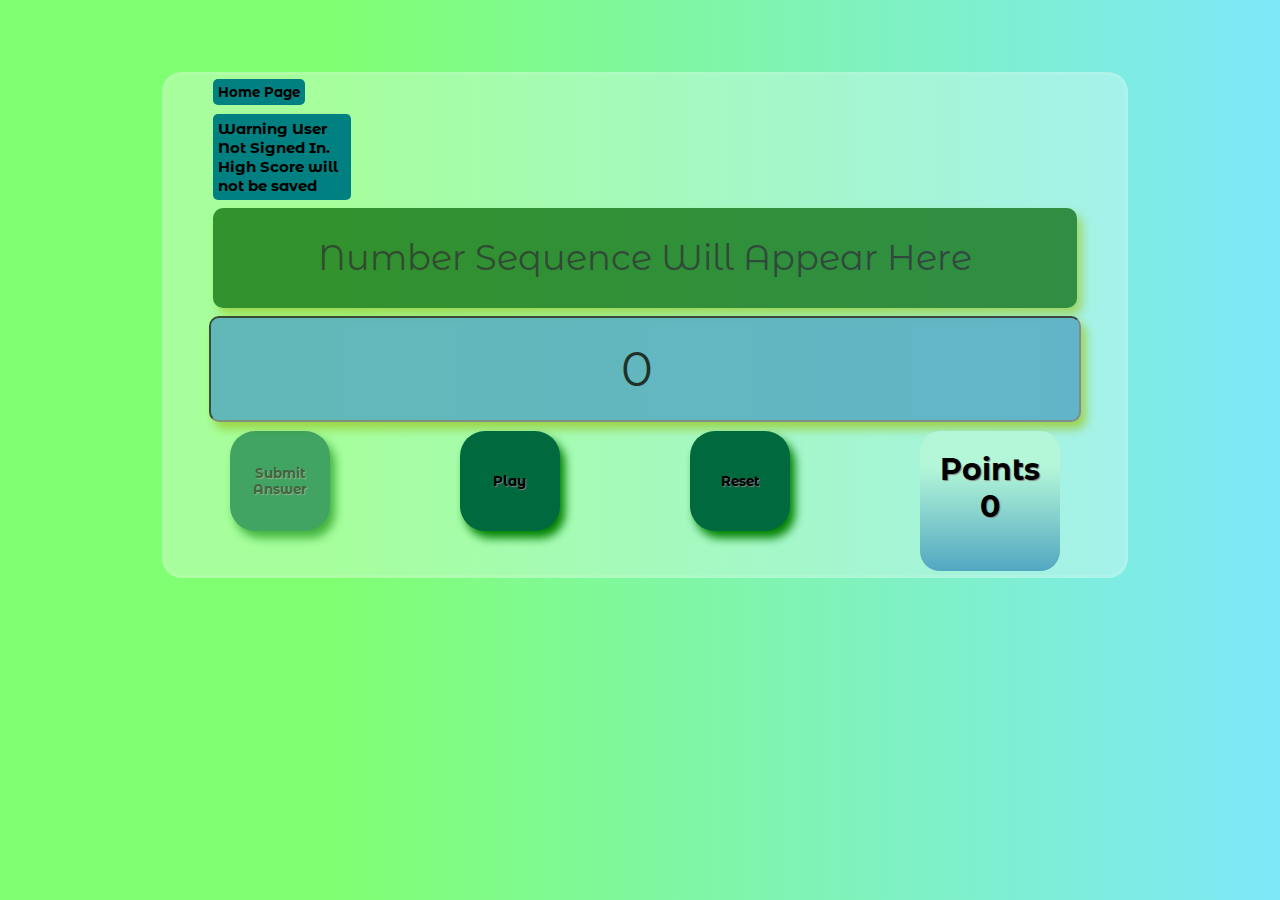
<file: Game/index.html>
<!DOCTYPE html>
<html lang="en">

<head>
    <meta charset="UTF-8">
    <meta name="viewport" content="width=device-width, initial-scale=1.0">
    <title>Memory Game</title>
    <link rel="stylesheet" href="game.css">
    <link rel="preconnect" href="https://fonts.gstatic.com">
    <link href="https://fonts.googleapis.com/css2?family=Lobster&display=swap" rel="stylesheet">
    <link href="https://fonts.googleapis.com/css2?family=Montserrat+Alternates&display=swap" rel="stylesheet">
    <script src="../script_main.js"></script>
    <script src="game.js"></script>
</head>

<body onload="CookieCheck()">
    <div class="Memory_Board">
        <a href="../index.html">
            <button id="Home">Home Page</button>
        </a>
        <div id="HighScore">High Score: </div>
        <div id="Color_Green">
            <div id="Display_Numbers" class="unselectable">
                Number Sequence Will Appear Here
            </div>
        </div>
        <input type="number" id="Input" value="0" required></input>
        <div class="Controls">
            <button id="Submit" onclick="FinalVerdict(arr)" disabled>Submit Answer</button>
            <button id="Play" onclick="DisplayNumbers()">Play</button>
            <button id="Reset" type="reset" onclick="Reset()">Reset</button>
            <div id="Points">Points<br>0</div>
        </div>
    </div>
</body>

</html>
</file>
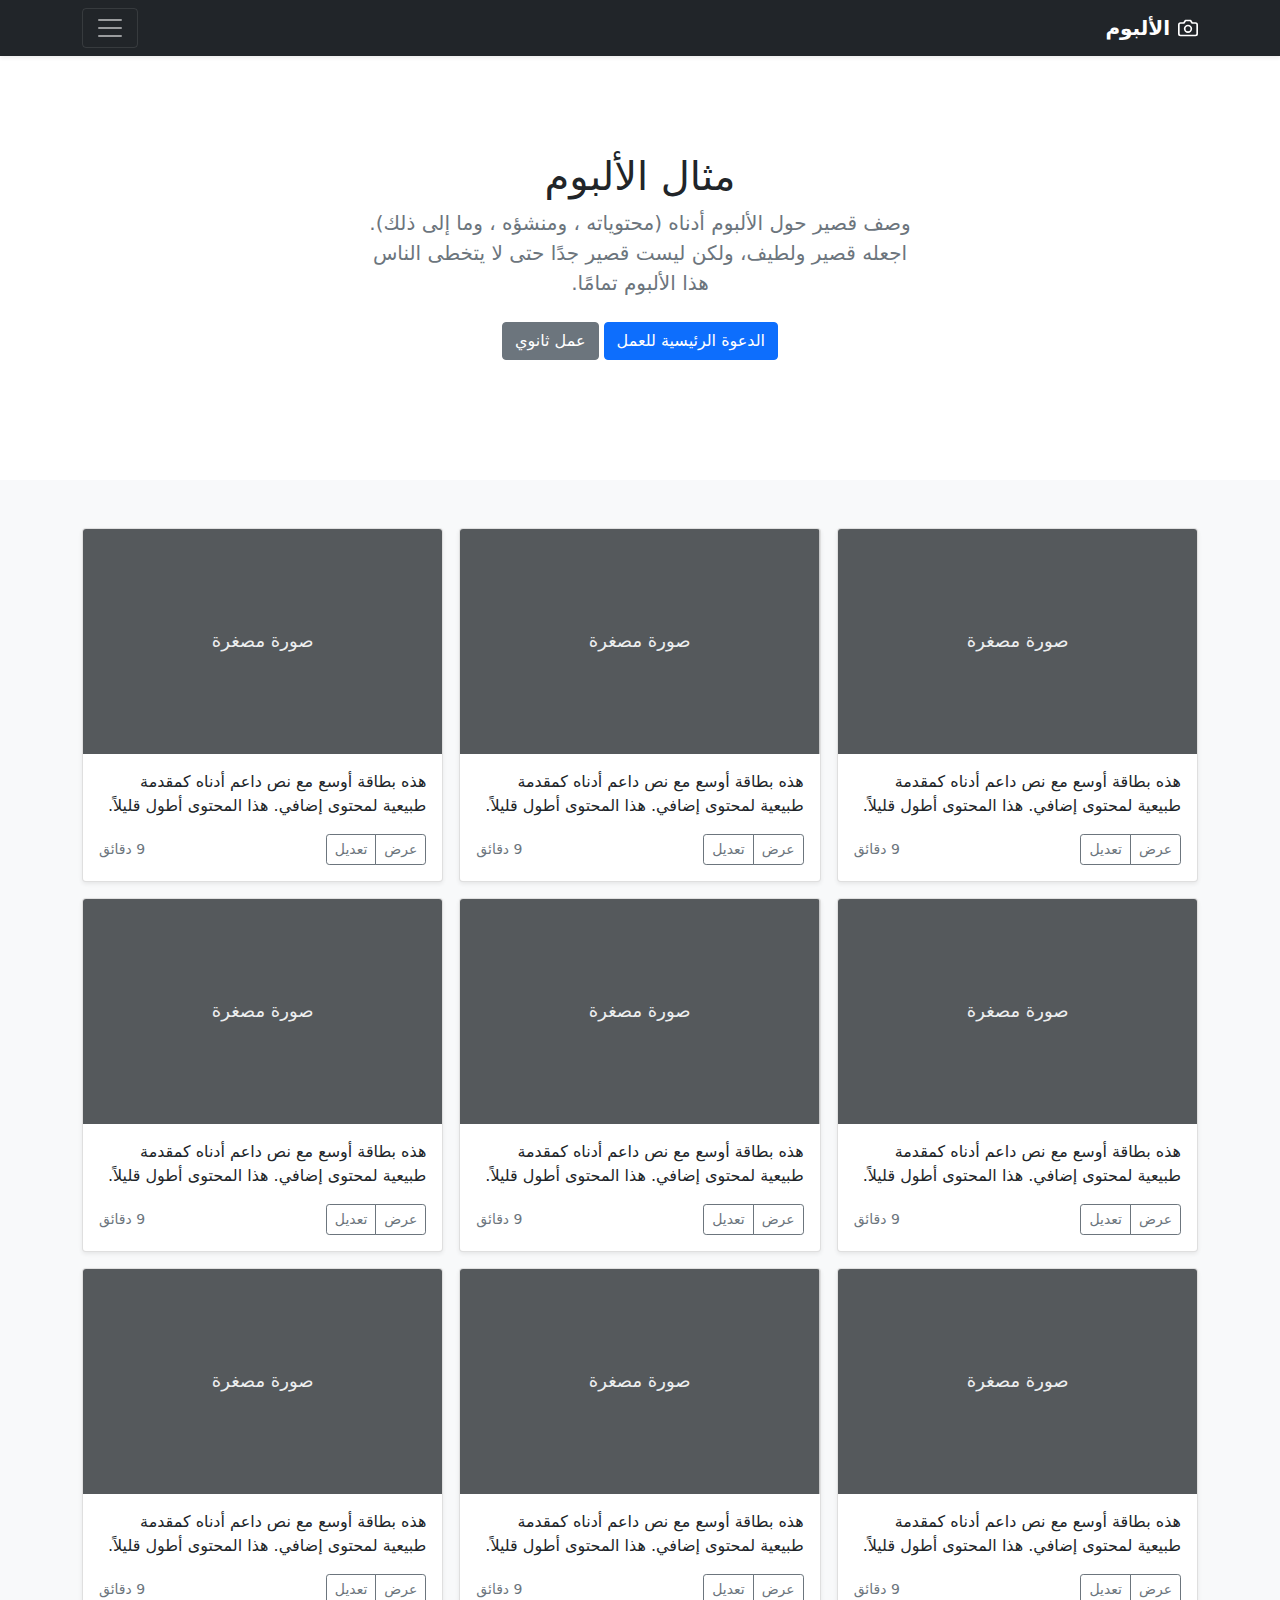
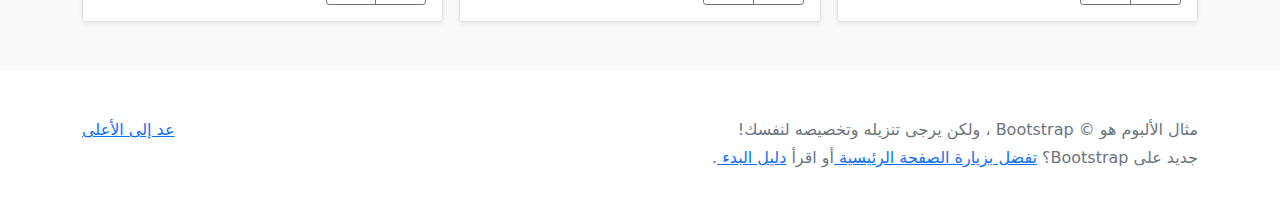
<file: bootstrap-5.0.1-examples/album-rtl/index.html>
<!doctype html>
<html lang="ar" dir="rtl">
  <head>
    <meta charset="utf-8">
    <meta name="viewport" content="width=device-width, initial-scale=1">
    <meta name="description" content="">
    <meta name="author" content="Mark Otto, Jacob Thornton, and Bootstrap contributors">
    <meta name="generator" content="Hugo 0.83.1">
    <title>مثال الألبوم · Bootstrap v5.0</title>

    <link rel="canonical" href="https://getbootstrap.com/docs/5.0/examples/album-rtl/">

    

    <!-- Bootstrap core CSS -->
<link href="../assets/dist/css/bootstrap.rtl.min.css" rel="stylesheet">

    <style>
      .bd-placeholder-img {
        font-size: 1.125rem;
        text-anchor: middle;
        -webkit-user-select: none;
        -moz-user-select: none;
        user-select: none;
      }

      @media (min-width: 768px) {
        .bd-placeholder-img-lg {
          font-size: 3.5rem;
        }
      }
    </style>

    
  </head>
  <body>
    
<header>
  <div class="collapse bg-dark" id="navbarHeader">
    <div class="container">
      <div class="row">
        <div class="col-sm-8 col-md-7 py-4">
          <h4 class="text-white">حول</h4>
          <p class="text-muted">أضف بعض المعلومات حول الألبوم، المؤلف، أو أي سياق خلفية آخر. اجعلها بضع جمل حتى يتمكن الزوار من التقاط بعض التلميحات المفيدة. ثم اربطها ببعض مواقع التواصل الاجتماعي أو معلومات الاتصال.</p>
        </div>
        <div class="col-sm-4 offset-md-1 py-4">
          <h4 class="text-white">تواصل معي</h4>
          <ul class="list-unstyled">
            <li><a href="#" class="text-white">تابعني على تويتر</a></li>
            <li><a href="#" class="text-white">شاركني الإعجاب في فيسبوك</a></li>
            <li><a href="#" class="text-white">راسلني على البريد الإلكتروني</a></li>
          </ul>
        </div>
      </div>
    </div>
  </div>
  <div class="navbar navbar-dark bg-dark shadow-sm">
    <div class="container">
      <a href="#" class="navbar-brand d-flex align-items-center">
        <svg xmlns="http://www.w3.org/2000/svg" width="20" height="20" fill="none" stroke="currentColor" stroke-linecap="round" stroke-linejoin="round" stroke-width="2" aria-hidden="true" class="me-2" viewBox="0 0 24 24"><path d="M23 19a2 2 0 0 1-2 2H3a2 2 0 0 1-2-2V8a2 2 0 0 1 2-2h4l2-3h6l2 3h4a2 2 0 0 1 2 2z"/><circle cx="12" cy="13" r="4"/></svg>
        <strong>الألبوم</strong>
      </a>
      <button class="navbar-toggler" type="button" data-bs-toggle="collapse" data-bs-target="#navbarHeader" aria-controls="navbarHeader" aria-expanded="false" aria-label="تبديل التنقل">
        <span class="navbar-toggler-icon"></span>
      </button>
    </div>
  </div>
</header>

<main>

  <section class="py-5 text-center container">
    <div class="row py-lg-5">
      <div class="col-lg-6 col-md-8 mx-auto">
        <h1 class="fw-light">مثال الألبوم</h1>
        <p class="lead text-muted">وصف قصير حول الألبوم أدناه (محتوياته ، ومنشؤه ، وما إلى ذلك). اجعله قصير ولطيف، ولكن ليست قصير جدًا حتى لا يتخطى الناس هذا الألبوم تمامًا.</p>
        <p>
          <a href="#" class="btn btn-primary my-2">الدعوة الرئيسية للعمل</a>
          <a href="#" class="btn btn-secondary my-2">عمل ثانوي</a>
        </p>
      </div>
    </div>
  </section>

  <div class="album py-5 bg-light">
    <div class="container">

      <div class="row row-cols-1 row-cols-sm-2 row-cols-md-3 g-3">
        <div class="col">
          <div class="card shadow-sm">
            <svg class="bd-placeholder-img card-img-top" width="100%" height="225" xmlns="http://www.w3.org/2000/svg" role="img" aria-label="Placeholder: صورة مصغرة" preserveAspectRatio="xMidYMid slice" focusable="false"><title>Placeholder</title><rect width="100%" height="100%" fill="#55595c"/><text x="50%" y="50%" fill="#eceeef" dy=".3em">صورة مصغرة</text></svg>

            <div class="card-body">
              <p class="card-text">هذه بطاقة أوسع مع نص داعم أدناه كمقدمة طبيعية لمحتوى إضافي. هذا المحتوى أطول قليلاً.</p>
              <div class="d-flex justify-content-between align-items-center">
                <div class="btn-group">
                  <button type="button" class="btn btn-sm btn-outline-secondary">عرض</button>
                  <button type="button" class="btn btn-sm btn-outline-secondary">تعديل</button>
                </div>
                <small class="text-muted">9 دقائق</small>
              </div>
            </div>
          </div>
        </div>
        <div class="col">
          <div class="card shadow-sm">
            <svg class="bd-placeholder-img card-img-top" width="100%" height="225" xmlns="http://www.w3.org/2000/svg" role="img" aria-label="Placeholder: صورة مصغرة" preserveAspectRatio="xMidYMid slice" focusable="false"><title>Placeholder</title><rect width="100%" height="100%" fill="#55595c"/><text x="50%" y="50%" fill="#eceeef" dy=".3em">صورة مصغرة</text></svg>

            <div class="card-body">
              <p class="card-text">هذه بطاقة أوسع مع نص داعم أدناه كمقدمة طبيعية لمحتوى إضافي. هذا المحتوى أطول قليلاً.</p>
              <div class="d-flex justify-content-between align-items-center">
                <div class="btn-group">
                  <button type="button" class="btn btn-sm btn-outline-secondary">عرض</button>
                  <button type="button" class="btn btn-sm btn-outline-secondary">تعديل</button>
                </div>
                <small class="text-muted">9 دقائق</small>
              </div>
            </div>
          </div>
        </div>
        <div class="col">
          <div class="card shadow-sm">
            <svg class="bd-placeholder-img card-img-top" width="100%" height="225" xmlns="http://www.w3.org/2000/svg" role="img" aria-label="Placeholder: صورة مصغرة" preserveAspectRatio="xMidYMid slice" focusable="false"><title>Placeholder</title><rect width="100%" height="100%" fill="#55595c"/><text x="50%" y="50%" fill="#eceeef" dy=".3em">صورة مصغرة</text></svg>

            <div class="card-body">
              <p class="card-text">هذه بطاقة أوسع مع نص داعم أدناه كمقدمة طبيعية لمحتوى إضافي. هذا المحتوى أطول قليلاً.</p>
              <div class="d-flex justify-content-between align-items-center">
                <div class="btn-group">
                  <button type="button" class="btn btn-sm btn-outline-secondary">عرض</button>
                  <button type="button" class="btn btn-sm btn-outline-secondary">تعديل</button>
                </div>
                <small class="text-muted">9 دقائق</small>
              </div>
            </div>
          </div>
        </div>

        <div class="col">
          <div class="card shadow-sm">
            <svg class="bd-placeholder-img card-img-top" width="100%" height="225" xmlns="http://www.w3.org/2000/svg" role="img" aria-label="Placeholder: صورة مصغرة" preserveAspectRatio="xMidYMid slice" focusable="false"><title>Placeholder</title><rect width="100%" height="100%" fill="#55595c"/><text x="50%" y="50%" fill="#eceeef" dy=".3em">صورة مصغرة</text></svg>

            <div class="card-body">
              <p class="card-text">هذه بطاقة أوسع مع نص داعم أدناه كمقدمة طبيعية لمحتوى إضافي. هذا المحتوى أطول قليلاً.</p>
              <div class="d-flex justify-content-between align-items-center">
                <div class="btn-group">
                  <button type="button" class="btn btn-sm btn-outline-secondary">عرض</button>
                  <button type="button" class="btn btn-sm btn-outline-secondary">تعديل</button>
                </div>
                <small class="text-muted">9 دقائق</small>
              </div>
            </div>
          </div>
        </div>
        <div class="col">
          <div class="card shadow-sm">
            <svg class="bd-placeholder-img card-img-top" width="100%" height="225" xmlns="http://www.w3.org/2000/svg" role="img" aria-label="Placeholder: صورة مصغرة" preserveAspectRatio="xMidYMid slice" focusable="false"><title>Placeholder</title><rect width="100%" height="100%" fill="#55595c"/><text x="50%" y="50%" fill="#eceeef" dy=".3em">صورة مصغرة</text></svg>

            <div class="card-body">
              <p class="card-text">هذه بطاقة أوسع مع نص داعم أدناه كمقدمة طبيعية لمحتوى إضافي. هذا المحتوى أطول قليلاً.</p>
              <div class="d-flex justify-content-between align-items-center">
                <div class="btn-group">
                  <button type="button" class="btn btn-sm btn-outline-secondary">عرض</button>
                  <button type="button" class="btn btn-sm btn-outline-secondary">تعديل</button>
                </div>
                <small class="text-muted">9 دقائق</small>
              </div>
            </div>
          </div>
        </div>
        <div class="col">
          <div class="card shadow-sm">
            <svg class="bd-placeholder-img card-img-top" width="100%" height="225" xmlns="http://www.w3.org/2000/svg" role="img" aria-label="Placeholder: صورة مصغرة" preserveAspectRatio="xMidYMid slice" focusable="false"><title>Placeholder</title><rect width="100%" height="100%" fill="#55595c"/><text x="50%" y="50%" fill="#eceeef" dy=".3em">صورة مصغرة</text></svg>

            <div class="card-body">
              <p class="card-text">هذه بطاقة أوسع مع نص داعم أدناه كمقدمة طبيعية لمحتوى إضافي. هذا المحتوى أطول قليلاً.</p>
              <div class="d-flex justify-content-between align-items-center">
                <div class="btn-group">
                  <button type="button" class="btn btn-sm btn-outline-secondary">عرض</button>
                  <button type="button" class="btn btn-sm btn-outline-secondary">تعديل</button>
                </div>
                <small class="text-muted">9 دقائق</small>
              </div>
            </div>
          </div>
        </div>

        <div class="col">
          <div class="card shadow-sm">
            <svg class="bd-placeholder-img card-img-top" width="100%" height="225" xmlns="http://www.w3.org/2000/svg" role="img" aria-label="Placeholder: صورة مصغرة" preserveAspectRatio="xMidYMid slice" focusable="false"><title>Placeholder</title><rect width="100%" height="100%" fill="#55595c"/><text x="50%" y="50%" fill="#eceeef" dy=".3em">صورة مصغرة</text></svg>

            <div class="card-body">
              <p class="card-text">هذه بطاقة أوسع مع نص داعم أدناه كمقدمة طبيعية لمحتوى إضافي. هذا المحتوى أطول قليلاً.</p>
              <div class="d-flex justify-content-between align-items-center">
                <div class="btn-group">
                  <button type="button" class="btn btn-sm btn-outline-secondary">عرض</button>
                  <button type="button" class="btn btn-sm btn-outline-secondary">تعديل</button>
                </div>
                <small class="text-muted">9 دقائق</small>
              </div>
            </div>
          </div>
        </div>
        <div class="col">
          <div class="card shadow-sm">
            <svg class="bd-placeholder-img card-img-top" width="100%" height="225" xmlns="http://www.w3.org/2000/svg" role="img" aria-label="Placeholder: صورة مصغرة" preserveAspectRatio="xMidYMid slice" focusable="false"><title>Placeholder</title><rect width="100%" height="100%" fill="#55595c"/><text x="50%" y="50%" fill="#eceeef" dy=".3em">صورة مصغرة</text></svg>

            <div class="card-body">
              <p class="card-text">هذه بطاقة أوسع مع نص داعم أدناه كمقدمة طبيعية لمحتوى إضافي. هذا المحتوى أطول قليلاً.</p>
              <div class="d-flex justify-content-between align-items-center">
                <div class="btn-group">
                  <button type="button" class="btn btn-sm btn-outline-secondary">عرض</button>
                  <button type="button" class="btn btn-sm btn-outline-secondary">تعديل</button>
                </div>
                <small class="text-muted">9 دقائق</small>
              </div>
            </div>
          </div>
        </div>
        <div class="col">
          <div class="card shadow-sm">
            <svg class="bd-placeholder-img card-img-top" width="100%" height="225" xmlns="http://www.w3.org/2000/svg" role="img" aria-label="Placeholder: صورة مصغرة" preserveAspectRatio="xMidYMid slice" focusable="false"><title>Placeholder</title><rect width="100%" height="100%" fill="#55595c"/><text x="50%" y="50%" fill="#eceeef" dy=".3em">صورة مصغرة</text></svg>

            <div class="card-body">
              <p class="card-text">هذه بطاقة أوسع مع نص داعم أدناه كمقدمة طبيعية لمحتوى إضافي. هذا المحتوى أطول قليلاً.</p>
              <div class="d-flex justify-content-between align-items-center">
                <div class="btn-group">
                  <button type="button" class="btn btn-sm btn-outline-secondary">عرض</button>
                  <button type="button" class="btn btn-sm btn-outline-secondary">تعديل</button>
                </div>
                <small class="text-muted">9 دقائق</small>
              </div>
            </div>
          </div>
        </div>
      </div>
    </div>
  </div>

</main>

<footer class="text-muted py-5">
  <div class="container">
    <p class="float-end mb-1">
      <a href="#">عد إلى الأعلى</a>
    </p>
    <p class="mb-1">مثال الألبوم هو © Bootstrap ، ولكن يرجى تنزيله وتخصيصه لنفسك!</p>
    <p class="mb-0">جديد على Bootstrap؟ <a href="/"> تفضل بزيارة الصفحة الرئيسية </a> أو اقرأ <a href="../getting-started/introduction/ "> دليل البدء </a>.</p>
  </div>
</footer>


    <script src="../assets/dist/js/bootstrap.bundle.min.js"></script>

      
  </body>
</html>
</file>
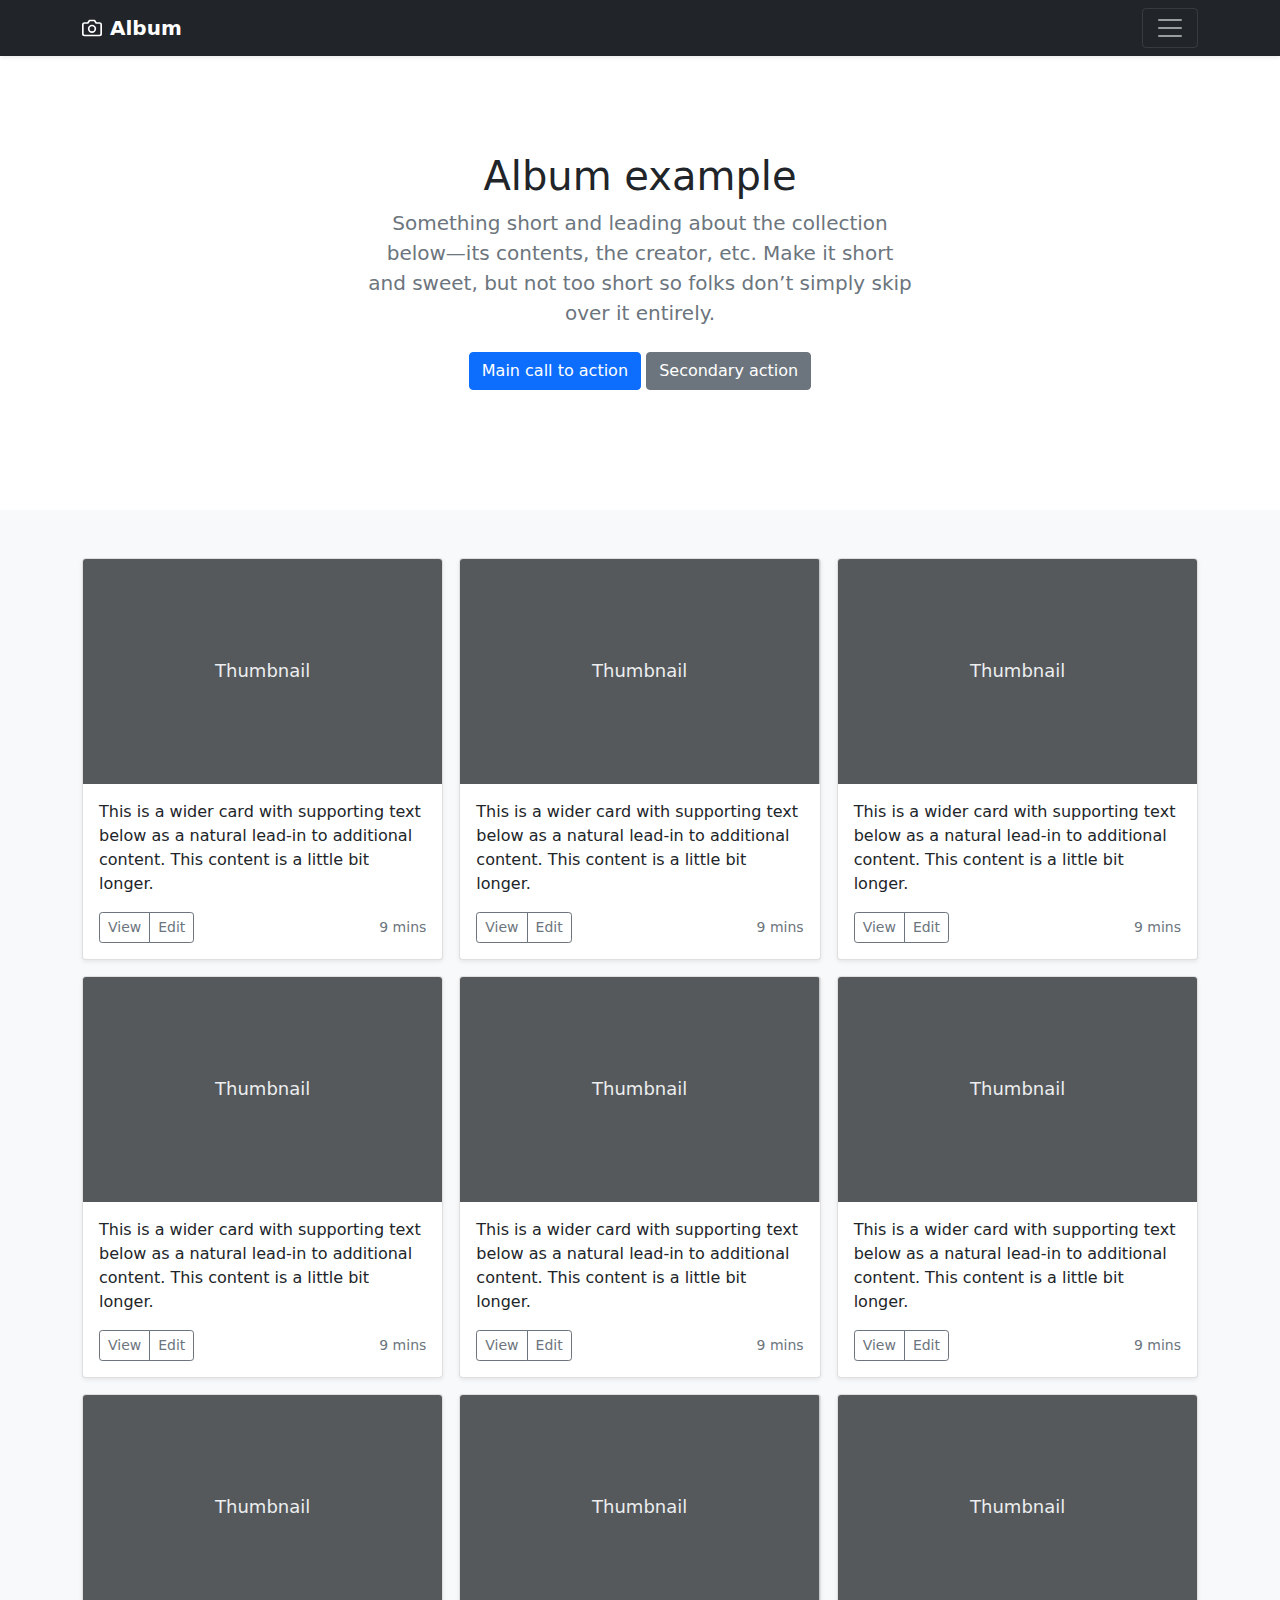
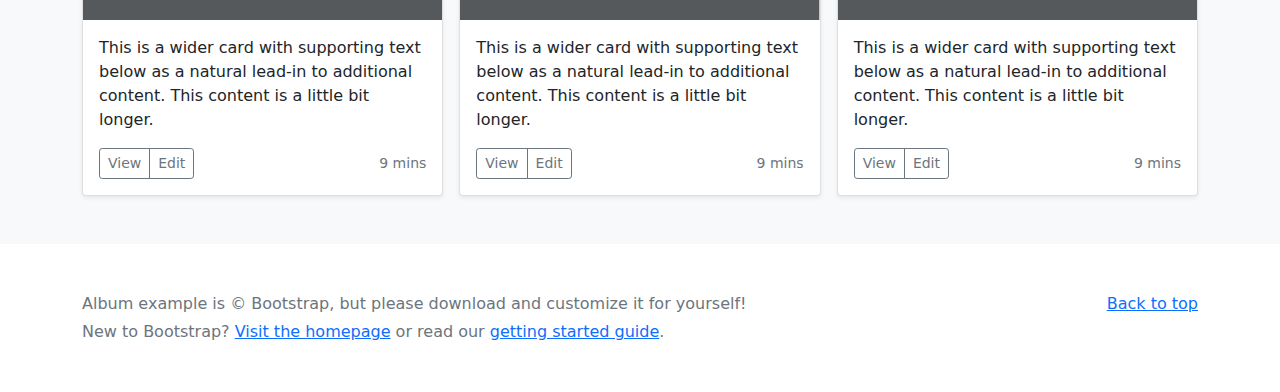
<file: bootstrap-5.0.1-examples/album/index.html>
<!doctype html>
<html lang="en">
  <head>
    <meta charset="utf-8">
    <meta name="viewport" content="width=device-width, initial-scale=1">
    <meta name="description" content="">
    <meta name="author" content="Mark Otto, Jacob Thornton, and Bootstrap contributors">
    <meta name="generator" content="Hugo 0.83.1">
    <title>Album example · Bootstrap v5.0</title>

    <link rel="canonical" href="https://getbootstrap.com/docs/5.0/examples/album/">

    

    <!-- Bootstrap core CSS -->
<link href="../assets/dist/css/bootstrap.min.css" rel="stylesheet">

    <style>
      .bd-placeholder-img {
        font-size: 1.125rem;
        text-anchor: middle;
        -webkit-user-select: none;
        -moz-user-select: none;
        user-select: none;
      }

      @media (min-width: 768px) {
        .bd-placeholder-img-lg {
          font-size: 3.5rem;
        }
      }
    </style>

    
  </head>
  <body>
    
<header>
  <div class="collapse bg-dark" id="navbarHeader">
    <div class="container">
      <div class="row">
        <div class="col-sm-8 col-md-7 py-4">
          <h4 class="text-white">About</h4>
          <p class="text-muted">Add some information about the album below, the author, or any other background context. Make it a few sentences long so folks can pick up some informative tidbits. Then, link them off to some social networking sites or contact information.</p>
        </div>
        <div class="col-sm-4 offset-md-1 py-4">
          <h4 class="text-white">Contact</h4>
          <ul class="list-unstyled">
            <li><a href="#" class="text-white">Follow on Twitter</a></li>
            <li><a href="#" class="text-white">Like on Facebook</a></li>
            <li><a href="#" class="text-white">Email me</a></li>
          </ul>
        </div>
      </div>
    </div>
  </div>
  <div class="navbar navbar-dark bg-dark shadow-sm">
    <div class="container">
      <a href="#" class="navbar-brand d-flex align-items-center">
        <svg xmlns="http://www.w3.org/2000/svg" width="20" height="20" fill="none" stroke="currentColor" stroke-linecap="round" stroke-linejoin="round" stroke-width="2" aria-hidden="true" class="me-2" viewBox="0 0 24 24"><path d="M23 19a2 2 0 0 1-2 2H3a2 2 0 0 1-2-2V8a2 2 0 0 1 2-2h4l2-3h6l2 3h4a2 2 0 0 1 2 2z"/><circle cx="12" cy="13" r="4"/></svg>
        <strong>Album</strong>
      </a>
      <button class="navbar-toggler" type="button" data-bs-toggle="collapse" data-bs-target="#navbarHeader" aria-controls="navbarHeader" aria-expanded="false" aria-label="Toggle navigation">
        <span class="navbar-toggler-icon"></span>
      </button>
    </div>
  </div>
</header>

<main>

  <section class="py-5 text-center container">
    <div class="row py-lg-5">
      <div class="col-lg-6 col-md-8 mx-auto">
        <h1 class="fw-light">Album example</h1>
        <p class="lead text-muted">Something short and leading about the collection below—its contents, the creator, etc. Make it short and sweet, but not too short so folks don’t simply skip over it entirely.</p>
        <p>
          <a href="#" class="btn btn-primary my-2">Main call to action</a>
          <a href="#" class="btn btn-secondary my-2">Secondary action</a>
        </p>
      </div>
    </div>
  </section>

  <div class="album py-5 bg-light">
    <div class="container">

      <div class="row row-cols-1 row-cols-sm-2 row-cols-md-3 g-3">
        <div class="col">
          <div class="card shadow-sm">
            <svg class="bd-placeholder-img card-img-top" width="100%" height="225" xmlns="http://www.w3.org/2000/svg" role="img" aria-label="Placeholder: Thumbnail" preserveAspectRatio="xMidYMid slice" focusable="false"><title>Placeholder</title><rect width="100%" height="100%" fill="#55595c"/><text x="50%" y="50%" fill="#eceeef" dy=".3em">Thumbnail</text></svg>

            <div class="card-body">
              <p class="card-text">This is a wider card with supporting text below as a natural lead-in to additional content. This content is a little bit longer.</p>
              <div class="d-flex justify-content-between align-items-center">
                <div class="btn-group">
                  <button type="button" class="btn btn-sm btn-outline-secondary">View</button>
                  <button type="button" class="btn btn-sm btn-outline-secondary">Edit</button>
                </div>
                <small class="text-muted">9 mins</small>
              </div>
            </div>
          </div>
        </div>
        <div class="col">
          <div class="card shadow-sm">
            <svg class="bd-placeholder-img card-img-top" width="100%" height="225" xmlns="http://www.w3.org/2000/svg" role="img" aria-label="Placeholder: Thumbnail" preserveAspectRatio="xMidYMid slice" focusable="false"><title>Placeholder</title><rect width="100%" height="100%" fill="#55595c"/><text x="50%" y="50%" fill="#eceeef" dy=".3em">Thumbnail</text></svg>

            <div class="card-body">
              <p class="card-text">This is a wider card with supporting text below as a natural lead-in to additional content. This content is a little bit longer.</p>
              <div class="d-flex justify-content-between align-items-center">
                <div class="btn-group">
                  <button type="button" class="btn btn-sm btn-outline-secondary">View</button>
                  <button type="button" class="btn btn-sm btn-outline-secondary">Edit</button>
                </div>
                <small class="text-muted">9 mins</small>
              </div>
            </div>
          </div>
        </div>
        <div class="col">
          <div class="card shadow-sm">
            <svg class="bd-placeholder-img card-img-top" width="100%" height="225" xmlns="http://www.w3.org/2000/svg" role="img" aria-label="Placeholder: Thumbnail" preserveAspectRatio="xMidYMid slice" focusable="false"><title>Placeholder</title><rect width="100%" height="100%" fill="#55595c"/><text x="50%" y="50%" fill="#eceeef" dy=".3em">Thumbnail</text></svg>

            <div class="card-body">
              <p class="card-text">This is a wider card with supporting text below as a natural lead-in to additional content. This content is a little bit longer.</p>
              <div class="d-flex justify-content-between align-items-center">
                <div class="btn-group">
                  <button type="button" class="btn btn-sm btn-outline-secondary">View</button>
                  <button type="button" class="btn btn-sm btn-outline-secondary">Edit</button>
                </div>
                <small class="text-muted">9 mins</small>
              </div>
            </div>
          </div>
        </div>

        <div class="col">
          <div class="card shadow-sm">
            <svg class="bd-placeholder-img card-img-top" width="100%" height="225" xmlns="http://www.w3.org/2000/svg" role="img" aria-label="Placeholder: Thumbnail" preserveAspectRatio="xMidYMid slice" focusable="false"><title>Placeholder</title><rect width="100%" height="100%" fill="#55595c"/><text x="50%" y="50%" fill="#eceeef" dy=".3em">Thumbnail</text></svg>

            <div class="card-body">
              <p class="card-text">This is a wider card with supporting text below as a natural lead-in to additional content. This content is a little bit longer.</p>
              <div class="d-flex justify-content-between align-items-center">
                <div class="btn-group">
                  <button type="button" class="btn btn-sm btn-outline-secondary">View</button>
                  <button type="button" class="btn btn-sm btn-outline-secondary">Edit</button>
                </div>
                <small class="text-muted">9 mins</small>
              </div>
            </div>
          </div>
        </div>
        <div class="col">
          <div class="card shadow-sm">
            <svg class="bd-placeholder-img card-img-top" width="100%" height="225" xmlns="http://www.w3.org/2000/svg" role="img" aria-label="Placeholder: Thumbnail" preserveAspectRatio="xMidYMid slice" focusable="false"><title>Placeholder</title><rect width="100%" height="100%" fill="#55595c"/><text x="50%" y="50%" fill="#eceeef" dy=".3em">Thumbnail</text></svg>

            <div class="card-body">
              <p class="card-text">This is a wider card with supporting text below as a natural lead-in to additional content. This content is a little bit longer.</p>
              <div class="d-flex justify-content-between align-items-center">
                <div class="btn-group">
                  <button type="button" class="btn btn-sm btn-outline-secondary">View</button>
                  <button type="button" class="btn btn-sm btn-outline-secondary">Edit</button>
                </div>
                <small class="text-muted">9 mins</small>
              </div>
            </div>
          </div>
        </div>
        <div class="col">
          <div class="card shadow-sm">
            <svg class="bd-placeholder-img card-img-top" width="100%" height="225" xmlns="http://www.w3.org/2000/svg" role="img" aria-label="Placeholder: Thumbnail" preserveAspectRatio="xMidYMid slice" focusable="false"><title>Placeholder</title><rect width="100%" height="100%" fill="#55595c"/><text x="50%" y="50%" fill="#eceeef" dy=".3em">Thumbnail</text></svg>

            <div class="card-body">
              <p class="card-text">This is a wider card with supporting text below as a natural lead-in to additional content. This content is a little bit longer.</p>
              <div class="d-flex justify-content-between align-items-center">
                <div class="btn-group">
                  <button type="button" class="btn btn-sm btn-outline-secondary">View</button>
                  <button type="button" class="btn btn-sm btn-outline-secondary">Edit</button>
                </div>
                <small class="text-muted">9 mins</small>
              </div>
            </div>
          </div>
        </div>

        <div class="col">
          <div class="card shadow-sm">
            <svg class="bd-placeholder-img card-img-top" width="100%" height="225" xmlns="http://www.w3.org/2000/svg" role="img" aria-label="Placeholder: Thumbnail" preserveAspectRatio="xMidYMid slice" focusable="false"><title>Placeholder</title><rect width="100%" height="100%" fill="#55595c"/><text x="50%" y="50%" fill="#eceeef" dy=".3em">Thumbnail</text></svg>

            <div class="card-body">
              <p class="card-text">This is a wider card with supporting text below as a natural lead-in to additional content. This content is a little bit longer.</p>
              <div class="d-flex justify-content-between align-items-center">
                <div class="btn-group">
                  <button type="button" class="btn btn-sm btn-outline-secondary">View</button>
                  <button type="button" class="btn btn-sm btn-outline-secondary">Edit</button>
                </div>
                <small class="text-muted">9 mins</small>
              </div>
            </div>
          </div>
        </div>
        <div class="col">
          <div class="card shadow-sm">
            <svg class="bd-placeholder-img card-img-top" width="100%" height="225" xmlns="http://www.w3.org/2000/svg" role="img" aria-label="Placeholder: Thumbnail" preserveAspectRatio="xMidYMid slice" focusable="false"><title>Placeholder</title><rect width="100%" height="100%" fill="#55595c"/><text x="50%" y="50%" fill="#eceeef" dy=".3em">Thumbnail</text></svg>

            <div class="card-body">
              <p class="card-text">This is a wider card with supporting text below as a natural lead-in to additional content. This content is a little bit longer.</p>
              <div class="d-flex justify-content-between align-items-center">
                <div class="btn-group">
                  <button type="button" class="btn btn-sm btn-outline-secondary">View</button>
                  <button type="button" class="btn btn-sm btn-outline-secondary">Edit</button>
                </div>
                <small class="text-muted">9 mins</small>
              </div>
            </div>
          </div>
        </div>
        <div class="col">
          <div class="card shadow-sm">
            <svg class="bd-placeholder-img card-img-top" width="100%" height="225" xmlns="http://www.w3.org/2000/svg" role="img" aria-label="Placeholder: Thumbnail" preserveAspectRatio="xMidYMid slice" focusable="false"><title>Placeholder</title><rect width="100%" height="100%" fill="#55595c"/><text x="50%" y="50%" fill="#eceeef" dy=".3em">Thumbnail</text></svg>

            <div class="card-body">
              <p class="card-text">This is a wider card with supporting text below as a natural lead-in to additional content. This content is a little bit longer.</p>
              <div class="d-flex justify-content-between align-items-center">
                <div class="btn-group">
                  <button type="button" class="btn btn-sm btn-outline-secondary">View</button>
                  <button type="button" class="btn btn-sm btn-outline-secondary">Edit</button>
                </div>
                <small class="text-muted">9 mins</small>
              </div>
            </div>
          </div>
        </div>
      </div>
    </div>
  </div>

</main>

<footer class="text-muted py-5">
  <div class="container">
    <p class="float-end mb-1">
      <a href="#">Back to top</a>
    </p>
    <p class="mb-1">Album example is &copy; Bootstrap, but please download and customize it for yourself!</p>
    <p class="mb-0">New to Bootstrap? <a href="/">Visit the homepage</a> or read our <a href="../getting-started/introduction/">getting started guide</a>.</p>
  </div>
</footer>


    <script src="../assets/dist/js/bootstrap.bundle.min.js"></script>

      
  </body>
</html>
</file>
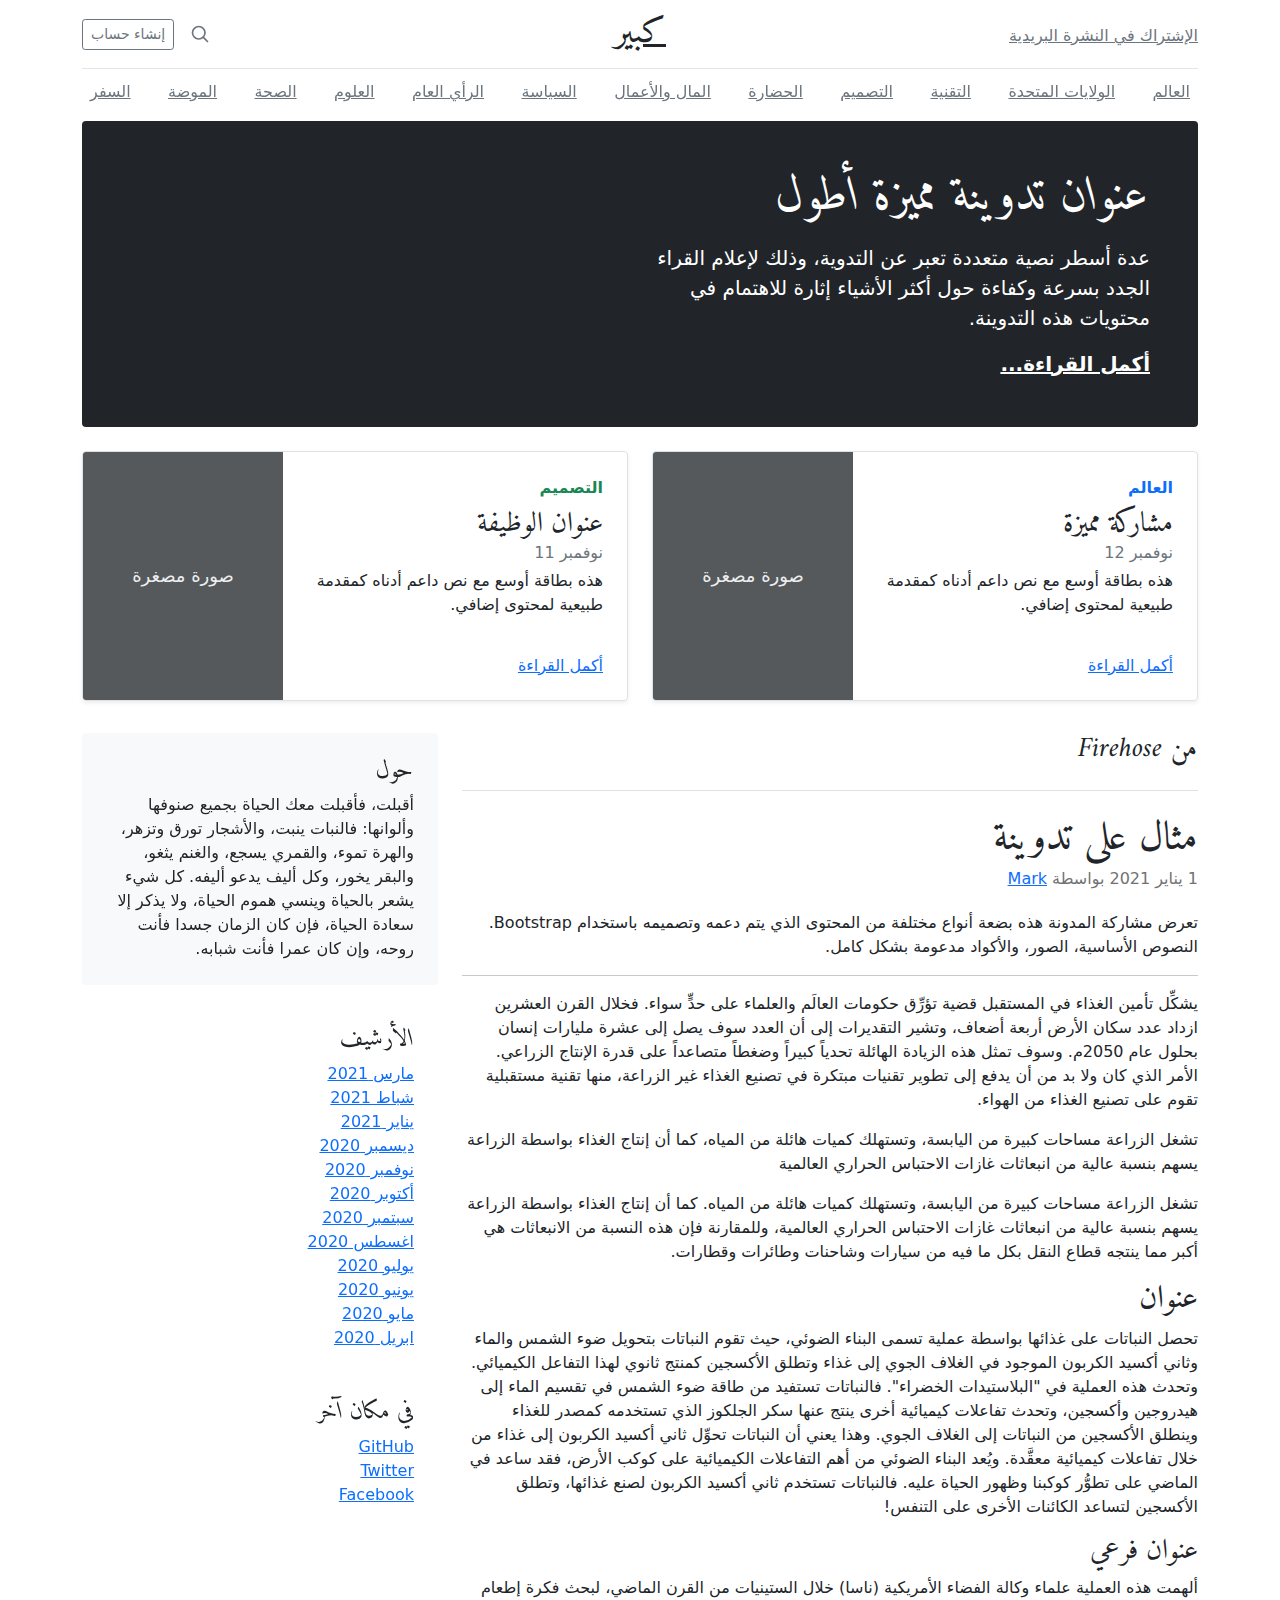
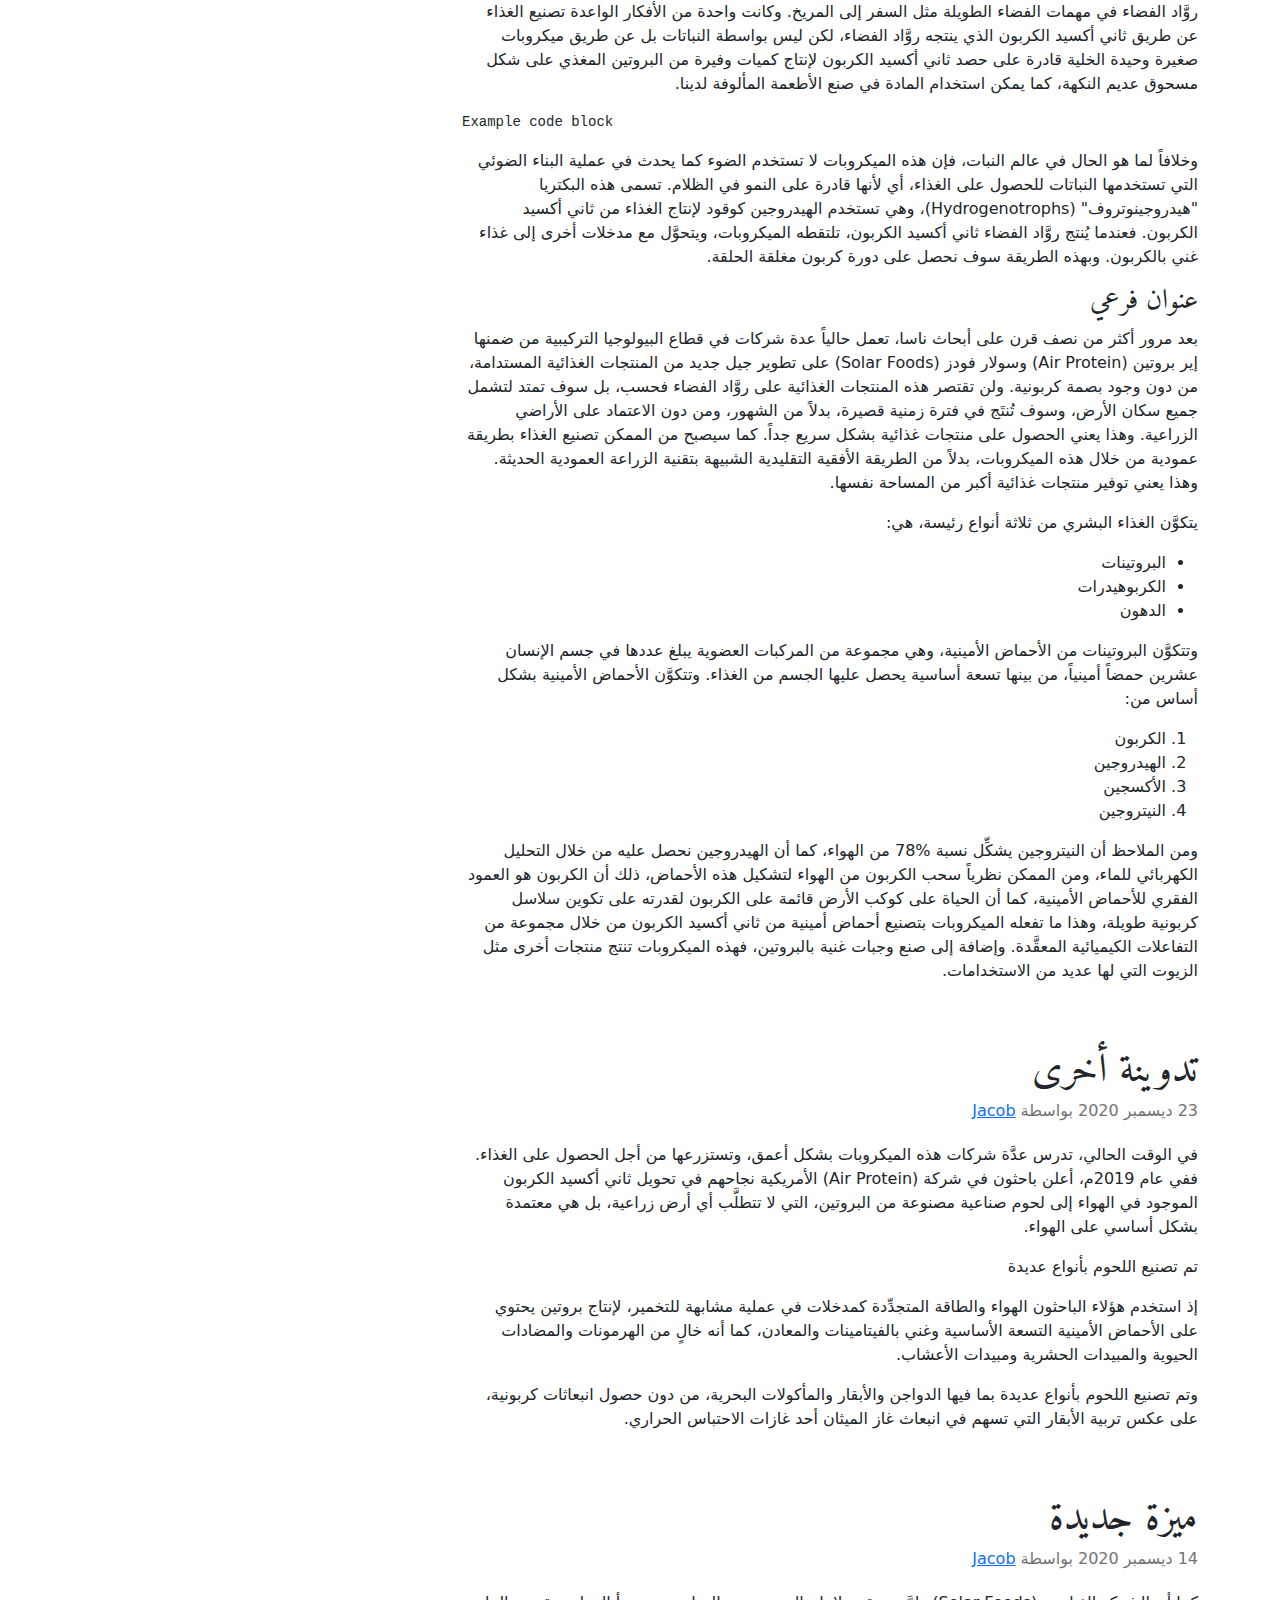
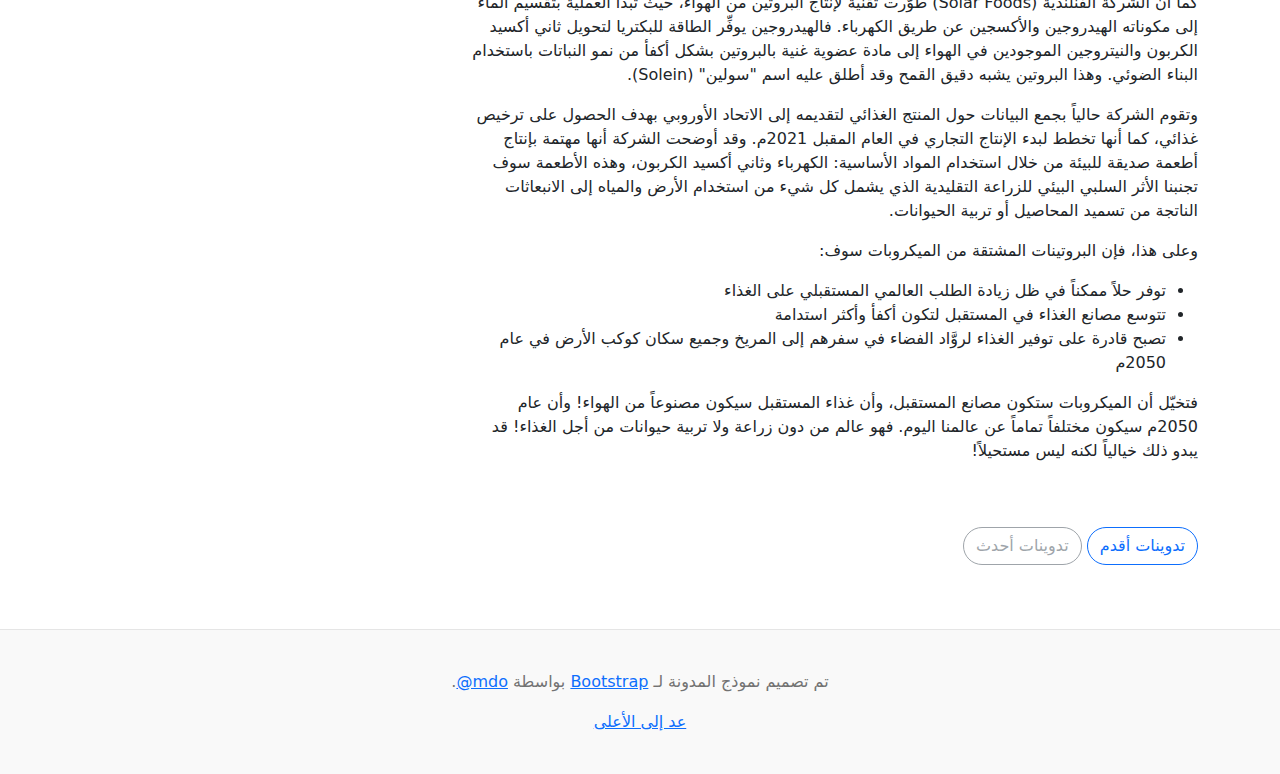
<file: bootstrap-5.0.1-examples/blog-rtl/index.html>
<!doctype html>
<html lang="ar" dir="rtl">
  <head>
    <meta charset="utf-8">
    <meta name="viewport" content="width=device-width, initial-scale=1">
    <meta name="description" content="">
    <meta name="author" content="Mark Otto, Jacob Thornton, and Bootstrap contributors">
    <meta name="generator" content="Hugo 0.83.1">
    <title>قالب المدونة · Bootstrap v5.0</title>

    <link rel="canonical" href="https://getbootstrap.com/docs/5.0/examples/blog-rtl/">

    

    <!-- Bootstrap core CSS -->
<link href="../assets/dist/css/bootstrap.rtl.min.css" rel="stylesheet">

    <style>
      .bd-placeholder-img {
        font-size: 1.125rem;
        text-anchor: middle;
        -webkit-user-select: none;
        -moz-user-select: none;
        user-select: none;
      }

      @media (min-width: 768px) {
        .bd-placeholder-img-lg {
          font-size: 3.5rem;
        }
      }
    </style>

    
    <!-- Custom styles for this template -->
    <link href="https://fonts.googleapis.com/css?family=Amiri:wght@400;700&amp;display=swap" rel="stylesheet">
    <!-- Custom styles for this template -->
    <link href="../blog/blog.rtl.css" rel="stylesheet">
  </head>
  <body>
    
<div class="container">
  <header class="blog-header py-3">
    <div class="row flex-nowrap justify-content-between align-items-center">
      <div class="col-4 pt-1">
        <a class="link-secondary" href="#">الإشتراك في النشرة البريدية</a>
      </div>
      <div class="col-4 text-center">
        <a class="blog-header-logo text-dark" href="#">كبير</a>
      </div>
      <div class="col-4 d-flex justify-content-end align-items-center">
        <a class="link-secondary" href="#" aria-label="بحث">
          <svg xmlns="http://www.w3.org/2000/svg" width="20" height="20" fill="none" stroke="currentColor" stroke-linecap="round" stroke-linejoin="round" stroke-width="2" class="mx-3" role="img" viewBox="0 0 24 24"><title>بحث</title><circle cx="10.5" cy="10.5" r="7.5"/><path d="M21 21l-5.2-5.2"/></svg>
        </a>
        <a class="btn btn-sm btn-outline-secondary" href="#">إنشاء حساب</a>
      </div>
    </div>
  </header>

  <div class="nav-scroller py-1 mb-2">
    <nav class="nav d-flex justify-content-between">
      <a class="p-2 link-secondary" href="#">العالم</a>
      <a class="p-2 link-secondary" href="#">الولايات المتحدة</a>
      <a class="p-2 link-secondary" href="#">التقنية</a>
      <a class="p-2 link-secondary" href="#">التصميم</a>
      <a class="p-2 link-secondary" href="#">الحضارة</a>
      <a class="p-2 link-secondary" href="#">المال والأعمال</a>
      <a class="p-2 link-secondary" href="#">السياسة</a>
      <a class="p-2 link-secondary" href="#">الرأي العام</a>
      <a class="p-2 link-secondary" href="#">العلوم</a>
      <a class="p-2 link-secondary" href="#">الصحة</a>
      <a class="p-2 link-secondary" href="#">الموضة</a>
      <a class="p-2 link-secondary" href="#">السفر</a>
    </nav>
  </div>
</div>

<main class="container">
  <div class="p-4 p-md-5 mb-4 text-white rounded bg-dark">
    <div class="col-md-6 px-0">
      <h1 class="display-4 fst-italic">عنوان تدوينة مميزة أطول</h1>
      <p class="lead my-3">عدة أسطر نصية متعددة تعبر عن التدوية، وذلك لإعلام القراء الجدد بسرعة وكفاءة حول أكثر الأشياء إثارة للاهتمام في محتويات هذه التدوينة.</p>
      <p class="lead mb-0"><a href="#" class="text-white fw-bold">أكمل القراءة...</a></p>
    </div>
  </div>

  <div class="row mb-2">
    <div class="col-md-6">
      <div class="row g-0 border rounded overflow-hidden flex-md-row mb-4 shadow-sm h-md-250 position-relative">
        <div class="col p-4 d-flex flex-column position-static">
          <strong class="d-inline-block mb-2 text-primary">العالم</strong>
          <h3 class="mb-0">مشاركة مميزة</h3>
          <div class="mb-1 text-muted">نوفمبر 12</div>
          <p class="card-text mb-auto">هذه بطاقة أوسع مع نص داعم أدناه كمقدمة طبيعية لمحتوى إضافي.</p>
          <a href="#" class="stretched-link">أكمل القراءة</a>
        </div>
        <div class="col-auto d-none d-lg-block">
          <svg class="bd-placeholder-img" width="200" height="250" xmlns="http://www.w3.org/2000/svg" role="img" aria-label="Placeholder: صورة مصغرة" preserveAspectRatio="xMidYMid slice" focusable="false"><title>Placeholder</title><rect width="100%" height="100%" fill="#55595c"/><text x="50%" y="50%" fill="#eceeef" dy=".3em">صورة مصغرة</text></svg>

        </div>
      </div>
    </div>
    <div class="col-md-6">
      <div class="row g-0 border rounded overflow-hidden flex-md-row mb-4 shadow-sm h-md-250 position-relative">
        <div class="col p-4 d-flex flex-column position-static">
          <strong class="d-inline-block mb-2 text-success">التصميم</strong>
          <h3 class="mb-0">عنوان الوظيفة</h3>
          <div class="mb-1 text-muted">نوفمبر 11</div>
          <p class="mb-auto">هذه بطاقة أوسع مع نص داعم أدناه كمقدمة طبيعية لمحتوى إضافي.</p>
          <a href="#" class="stretched-link">أكمل القراءة</a>
        </div>
        <div class="col-auto d-none d-lg-block">
          <svg class="bd-placeholder-img" width="200" height="250" xmlns="http://www.w3.org/2000/svg" role="img" aria-label="Placeholder: صورة مصغرة" preserveAspectRatio="xMidYMid slice" focusable="false"><title>Placeholder</title><rect width="100%" height="100%" fill="#55595c"/><text x="50%" y="50%" fill="#eceeef" dy=".3em">صورة مصغرة</text></svg>

        </div>
      </div>
    </div>
  </div>

  <div class="row">
    <div class="col-md-8">
      <h3 class="pb-4 mb-4 fst-italic border-bottom">
        من Firehose
      </h3>

      <article class="blog-post">
        <h2 class="blog-post-title">مثال على تدوينة</h2>
        <p class="blog-post-meta">1 يناير 2021 بواسطة <a href="#"> Mark </a></p>

        <p>تعرض مشاركة المدونة هذه بضعة أنواع مختلفة من المحتوى الذي يتم دعمه وتصميمه باستخدام Bootstrap. النصوص الأساسية، الصور، والأكواد مدعومة بشكل كامل.</p>
        <hr>
        <p>يشكِّل تأمين الغذاء في المستقبل قضية تؤرِّق حكومات العالَم والعلماء على حدٍّ سواء. فخلال القرن العشرين ازداد عدد سكان الأرض أربعة أضعاف، وتشير التقديرات إلى أن العدد سوف يصل إلى عشرة مليارات إنسان بحلول عام 2050م. وسوف تمثل هذه الزيادة الهائلة تحدياً كبيراً وضغطاً متصاعداً على قدرة الإنتاج الزراعي. الأمر الذي كان ولا بد من أن يدفع إلى تطوير تقنيات مبتكرة في تصنيع الغذاء غير الزراعة، منها تقنية مستقبلية تقوم على تصنيع الغذاء من الهواء.</p>
        <blockquote>
          <p>تشغل الزراعة مساحات كبيرة من اليابسة، وتستهلك كميات هائلة من المياه، كما أن إنتاج الغذاء بواسطة الزراعة يسهم بنسبة عالية من انبعاثات غازات الاحتباس الحراري العالمية</p>
        </blockquote>
        <p>تشغل الزراعة مساحات كبيرة من اليابسة، وتستهلك كميات هائلة من المياه. كما أن إنتاج الغذاء بواسطة الزراعة يسهم بنسبة عالية من انبعاثات غازات الاحتباس الحراري العالمية، وللمقارنة فإن هذه النسبة من الانبعاثات هي أكبر مما ينتجه قطاع النقل بكل ما فيه من سيارات وشاحنات وطائرات وقطارات.</p>
        <h2>عنوان</h2>
        <p>تحصل النباتات على غذائها بواسطة عملية تسمى البناء الضوئي، حيث تقوم النباتات بتحويل ضوء الشمس والماء وثاني أكسيد الكربون الموجود في الغلاف الجوي إلى غذاء وتطلق الأكسجين كمنتج ثانوي لهذا التفاعل الكيميائي. وتحدث هذه العملية في "البلاستيدات الخضراء". فالنباتات تستفيد من طاقة ضوء الشمس في تقسيم الماء إلى هيدروجين وأكسجين، وتحدث تفاعلات كيميائية أخرى ينتج عنها سكر الجلكوز الذي تستخدمه كمصدر للغذاء وينطلق الأكسجين من النباتات إلى الغلاف الجوي. وهذا يعني أن النباتات تحوِّل ثاني أكسيد الكربون إلى غذاء من خلال تفاعلات كيميائية معقَّدة. ويُعد البناء الضوئي من أهم التفاعلات الكيميائية على كوكب الأرض، فقد ساعد في الماضي على تطوُّر كوكبنا وظهور الحياة عليه. فالنباتات تستخدم ثاني أكسيد الكربون لصنع غذائها، وتطلق الأكسجين لتساعد الكائنات الأخرى على التنفس!</p>
        <h3>عنوان فرعي</h3>
        <p>ألهمت هذه العملية علماء وكالة الفضاء الأمريكية (ناسا) خلال الستينيات من القرن الماضي، لبحث فكرة إطعام روَّاد الفضاء في مهمات الفضاء الطويلة مثل السفر إلى المريخ. وكانت واحدة من الأفكار الواعدة تصنيع الغذاء عن طريق ثاني أكسيد الكربون الذي ينتجه روَّاد الفضاء، لكن ليس بواسطة النباتات بل عن طريق ميكروبات صغيرة وحيدة الخلية قادرة على حصد ثاني أكسيد الكربون لإنتاج كميات وفيرة من البروتين المغذي على شكل مسحوق عديم النكهة، كما يمكن استخدام المادة في صنع الأطعمة المألوفة لدينا.</p>
        <pre><code>Example code block</code></pre>
        <p>وخلافاً لما هو الحال في عالم النبات، فإن هذه الميكروبات لا تستخدم الضوء كما يحدث في عملية البناء الضوئي التي تستخدمها النباتات للحصول على الغذاء، أي لأنها قادرة على النمو في الظلام. تسمى هذه البكتريا "هيدروجينوتروف" (Hydrogenotrophs)، وهي تستخدم الهيدروجين كوقود لإنتاج الغذاء من ثاني أكسيد الكربون. فعندما يُنتج روَّاد الفضاء ثاني أكسيد الكربون، تلتقطه الميكروبات، ويتحوَّل مع مدخلات أخرى إلى غذاء غني بالكربون. وبهذه الطريقة سوف نحصل على دورة كربون مغلقة الحلقة.</p>
        <h3>عنوان فرعي</h3>
        <p>بعد مرور أكثر من نصف قرن على أبحاث ناسا، تعمل حالياً عدة شركات في قطاع البيولوجيا التركيبية من ضمنها إير بروتين (Air Protein) وسولار فودز (Solar Foods) على تطوير جيل جديد من المنتجات الغذائية المستدامة، من دون وجود بصمة كربونية. ولن تقتصر هذه المنتجات الغذائية على روَّاد الفضاء فحسب، بل سوف تمتد لتشمل جميع سكان الأرض، وسوف تُنتَج في فترة زمنية قصيرة، بدلاً من الشهور، ومن دون الاعتماد على الأراضي الزراعية. وهذا يعني الحصول على منتجات غذائية بشكل سريع جداً. كما سيصبح من الممكن تصنيع الغذاء بطريقة عمودية من خلال هذه الميكروبات، بدلاً من الطريقة الأفقية التقليدية الشبيهة بتقنية الزراعة العمودية الحديثة. وهذا يعني توفير منتجات غذائية أكبر من المساحة نفسها.</p>
        <p>يتكوَّن الغذاء البشري من ثلاثة أنواع رئيسة، هي:</p>
        <ul>
          <li>البروتينات</li>
          <li>الكربوهيدرات</li>
          <li>الدهون</li>
        </ul>
        <p>وتتكوَّن البروتينات من الأحماض الأمينية، وهي مجموعة من المركبات العضوية يبلغ عددها في جسم الإنسان عشرين حمضاً أمينياً، من بينها تسعة أساسية يحصل عليها الجسم من الغذاء. وتتكوَّن الأحماض الأمينية بشكل أساس من:</p>
        <ol>
          <li>الكربون</li>
          <li>الهيدروجين</li>
          <li>الأكسجين</li>
          <li>النيتروجين</li>
        </ol>
        <p>ومن الملاحظ أن النيتروجين يشكِّل نسبة %78 من الهواء، كما أن الهيدروجين نحصل عليه من خلال التحليل الكهربائي للماء، ومن الممكن نظرياً سحب الكربون من الهواء لتشكيل هذه الأحماض، ذلك أن الكربون هو العمود الفقري للأحماض الأمينية، كما أن الحياة على كوكب الأرض قائمة على الكربون لقدرته على تكوين سلاسل كربونية طويلة، وهذا ما تفعله الميكروبات بتصنيع أحماض أمينية من ثاني أكسيد الكربون من خلال مجموعة من التفاعلات الكيميائية المعقَّدة. وإضافة إلى صنع وجبات غنية بالبروتين، فهذه الميكروبات تنتج منتجات أخرى مثل الزيوت التي لها عديد من الاستخدامات.</p>
      </article>

      <article class="blog-post">
        <h2 class="blog-post-title">تدوينة أخرى</h2>
        <p class="blog-post-meta">23 ديسمبر 2020 بواسطة <a href="#">Jacob</a></p>

        <p>في الوقت الحالي، تدرس عدَّة شركات هذه الميكروبات بشكل أعمق، وتستزرعها من أجل الحصول على الغذاء. ففي عام 2019م، أعلن باحثون في شركة (Air Protein) الأمريكية نجاحهم في تحويل ثاني أكسيد الكربون الموجود في الهواء إلى لحوم صناعية مصنوعة من البروتين، التي لا تتطلَّب أي أرض زراعية، بل هي معتمدة بشكل أساسي على الهواء.</p>
        <blockquote>
          <p>تم تصنيع اللحوم بأنواع عديدة</p>
        </blockquote>
        <p>إذ استخدم هؤلاء الباحثون الهواء والطاقة المتجدِّدة كمدخلات في عملية مشابهة للتخمير، لإنتاج بروتين يحتوي على الأحماض الأمينية التسعة الأساسية وغني بالفيتامينات والمعادن، كما أنه خالٍ من الهرمونات والمضادات الحيوية والمبيدات الحشرية ومبيدات الأعشاب.</p>
        <p> وتم تصنيع اللحوم بأنواع عديدة بما فيها الدواجن والأبقار والمأكولات البحرية، من دون حصول انبعاثات كربونية، على عكس تربية الأبقار التي تسهم في انبعاث غاز الميثان أحد غازات الاحتباس الحراري.</p>
      </article>

      <article class="blog-post">
        <h2 class="blog-post-title">ميزة جديدة</h2>
        <p class="blog-post-meta">14 ديسمبر 2020 بواسطة <a href="#">Jacob</a></p>

        <p>كما أن الشركة الفنلندية (Solar Foods) طوَّرت تقنية لإنتاج البروتين من الهواء، حيث تبدأ العملية بتقسيم الماء إلى مكوناته الهيدروجين والأكسجين عن طريق الكهرباء. فالهيدروجين يوفِّر الطاقة للبكتريا لتحويل ثاني أكسيد الكربون والنيتروجين الموجودين في الهواء إلى مادة عضوية غنية بالبروتين بشكل أكفأ من نمو النباتات باستخدام البناء الضوئي. وهذا البروتين يشبه دقيق القمح وقد أطلق عليه اسم "سولين" (Solein).</p>
        <p>وتقوم الشركة حالياً بجمع البيانات حول المنتج الغذائي لتقديمه إلى الاتحاد الأوروبي بهدف الحصول على ترخيص غذائي، كما أنها تخطط لبدء الإنتاج التجاري في العام المقبل 2021م. وقد أوضحت الشركة أنها مهتمة بإنتاج أطعمة صديقة للبيئة من خلال استخدام المواد الأساسية: الكهرباء وثاني أكسيد الكربون، وهذه الأطعمة سوف تجنبنا الأثر السلبي البيئي للزراعة التقليدية الذي يشمل كل شيء من استخدام الأرض والمياه إلى الانبعاثات الناتجة من تسميد المحاصيل أو تربية الحيوانات.</p>
        <p>وعلى هذا، فإن البروتينات المشتقة من الميكروبات سوف:</p>
        <ul>
          <li>توفر حلاً ممكناً في ظل زيادة الطلب العالمي المستقبلي على الغذاء</li>
          <li>تتوسع مصانع الغذاء في المستقبل لتكون أكفأ وأكثر استدامة</li>
          <li>تصبح قادرة على توفير الغذاء لروَّاد الفضاء في سفرهم إلى المريخ وجميع سكان كوكب الأرض في عام 2050م</li>
        </ul>
        <p>فتخيّل أن الميكروبات ستكون مصانع المستقبل، وأن غذاء المستقبل سيكون مصنوعاً من الهواء! وأن عام 2050م سيكون مختلفاً تماماً عن عالمنا اليوم. فهو عالم من دون زراعة ولا تربية حيوانات من أجل الغذاء! قد يبدو ذلك خيالياً لكنه ليس مستحيلاً!</p>
      </article>

      <nav class="blog-pagination" aria-label="Pagination">
        <a class="btn btn-outline-primary" href="#">تدوينات أقدم</a>
        <a class="btn btn-outline-secondary disabled" href="#" tabindex="-1" aria-disabled="true">تدوينات أحدث</a>
      </nav>

    </div>

    <div class="col-md-4">
      <div class="position-sticky" style="top: 2rem;">
        <div class="p-4 mb-3 bg-light rounded">
          <h4 class="fst-italic">حول</h4>
          <p class="mb-0">أقبلت، فأقبلت معك الحياة بجميع صنوفها وألوانها: فالنبات ينبت، والأشجار تورق وتزهر، والهرة تموء، والقمري يسجع، والغنم يثغو، والبقر يخور، وكل أليف يدعو أليفه. كل شيء يشعر بالحياة وينسي هموم الحياة، ولا يذكر إلا سعادة الحياة، فإن كان الزمان جسدا فأنت روحه، وإن كان عمرا فأنت شبابه.</p>
        </div>

        <div class="p-4">
          <h4 class="fst-italic">الأرشيف</h4>
          <ol class="list-unstyled mb-0">
            <li><a href="#">مارس 2021</a></li>
            <li><a href="#">شباط 2021</a></li>
            <li><a href="#">يناير 2021</a></li>
            <li><a href="#">ديسمبر 2020</a></li>
            <li><a href="#">نوفمبر 2020</a></li>
            <li><a href="#">أكتوبر 2020</a></li>
            <li><a href="#">سبتمبر 2020</a></li>
            <li><a href="#">اغسطس 2020</a></li>
            <li><a href="#">يوليو 2020</a></li>
            <li><a href="#">يونيو 2020</a></li>
            <li><a href="#">مايو 2020</a></li>
            <li><a href="#">ابريل 2020</a></li>
          </ol>
        </div>

        <div class="p-4">
          <h4 class="fst-italic">في مكان آخر</h4>
          <ol class="list-unstyled">
            <li><a href="#">GitHub</a></li>
            <li><a href="#">Twitter</a></li>
            <li><a href="#">Facebook</a></li>
          </ol>
        </div>
      </div>
    </div>
  </div>

</main>

<footer class="blog-footer">
  <p>تم تصميم نموذج المدونة لـ <a href="https://getbootstrap.com/">Bootstrap</a> بواسطة <a href="https://twitter.com/mdo"><bdi lang="en" dir="ltr">@mdo</bdi></a>.</p>
  <p>
    <a href="#">عد إلى الأعلى</a>
  </p>
</footer>


    
  </body>
</html>
</file>
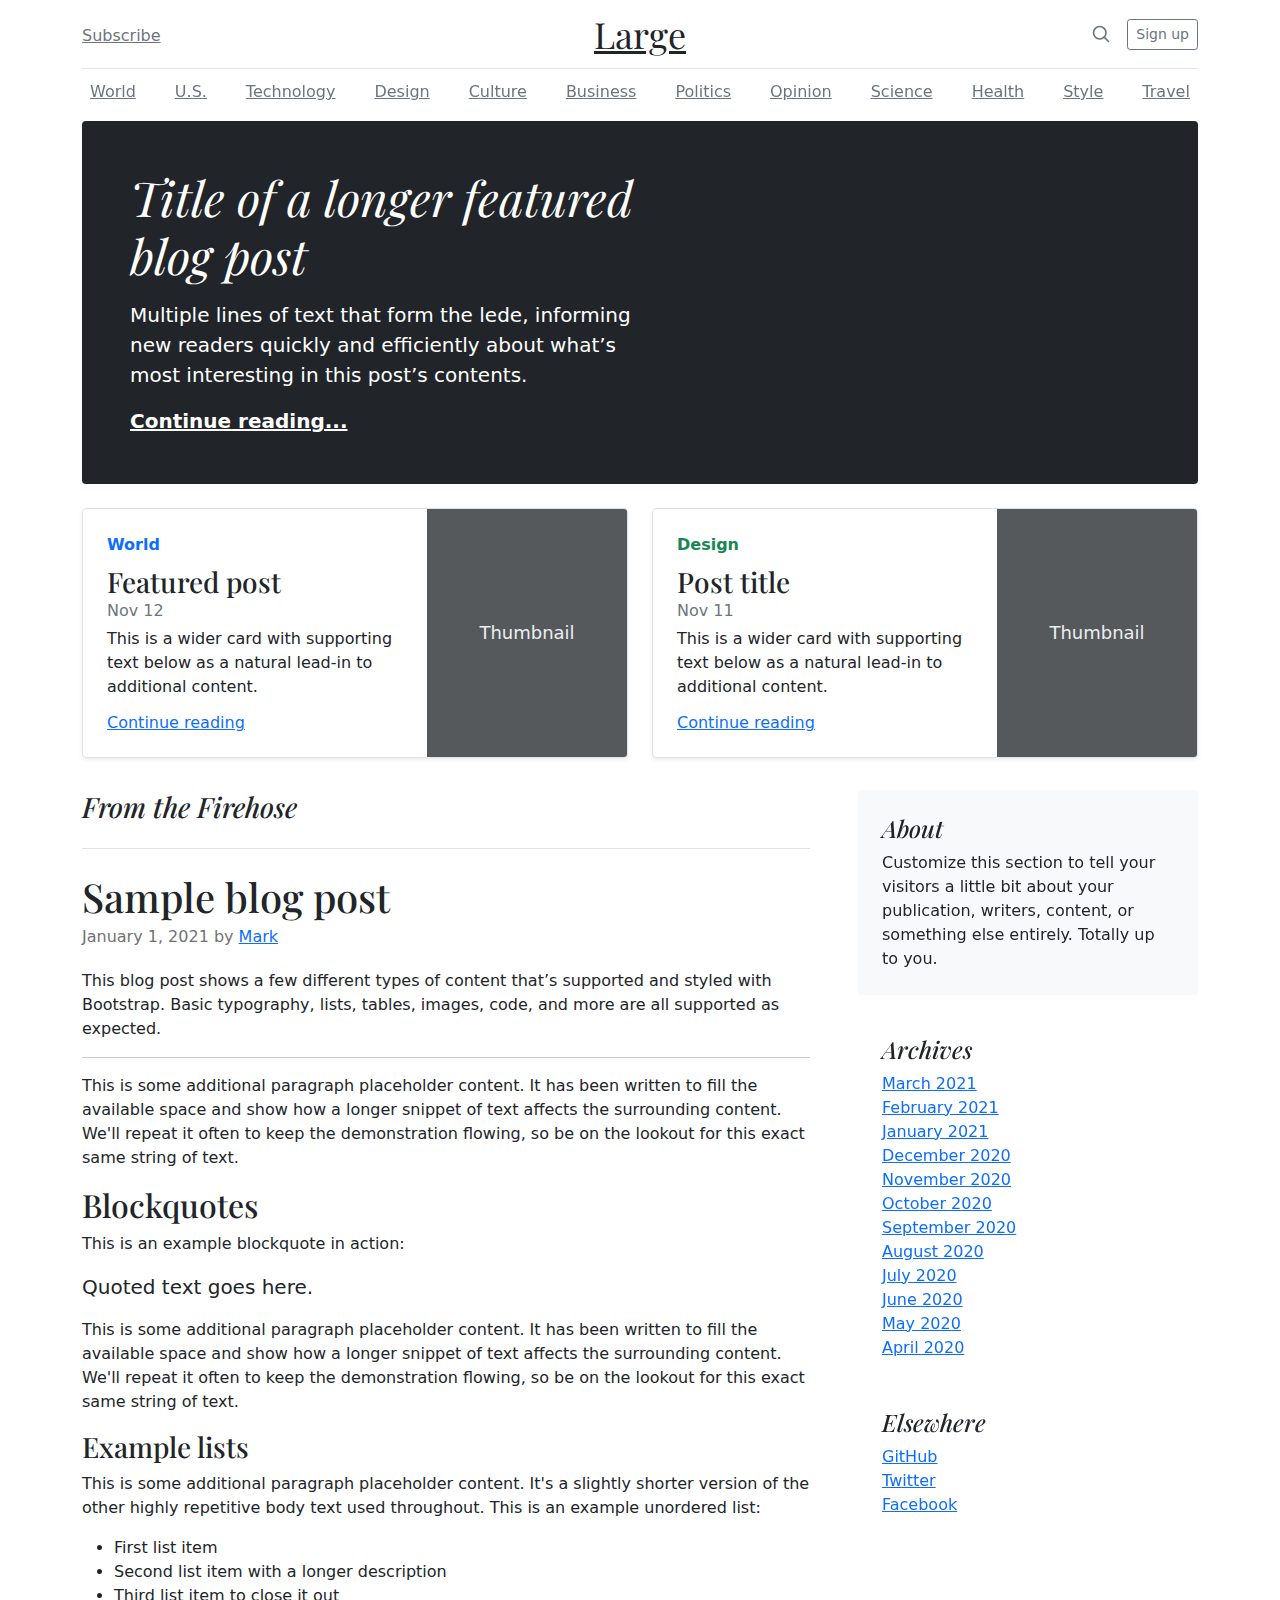
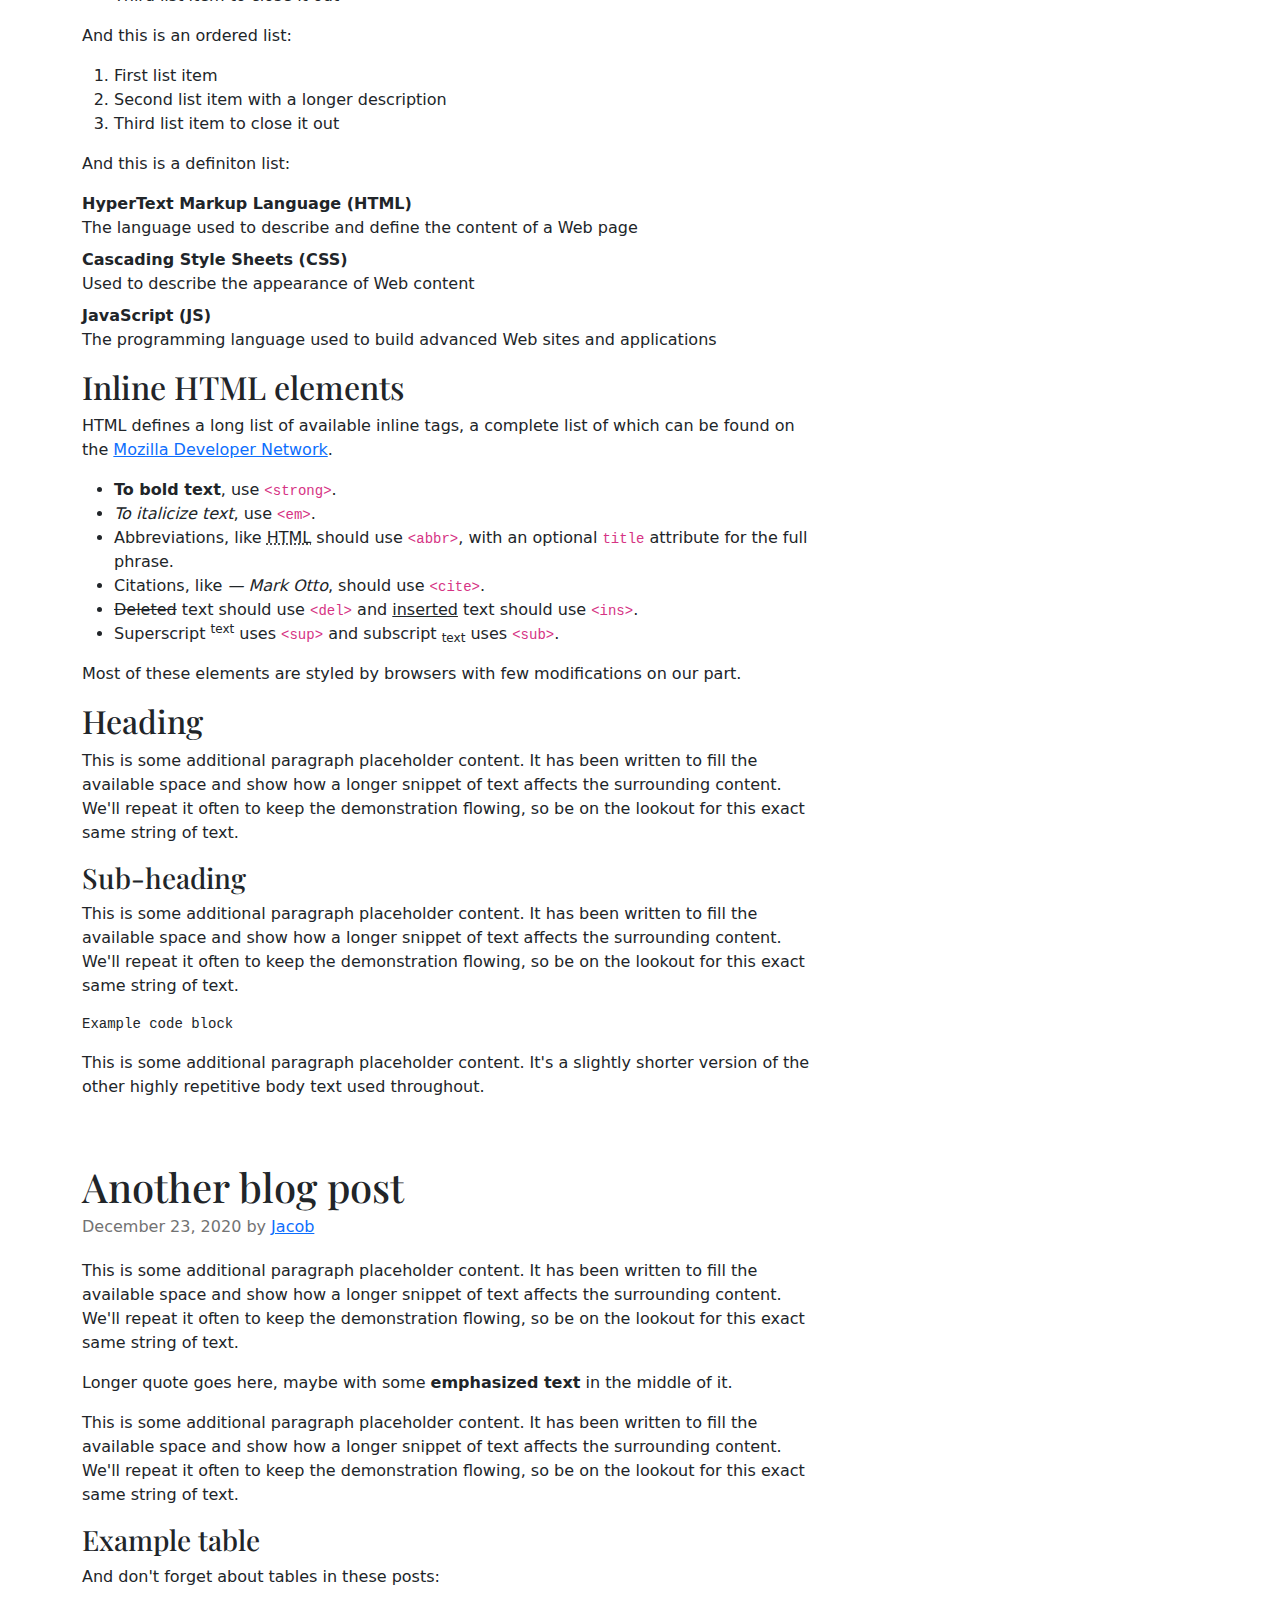
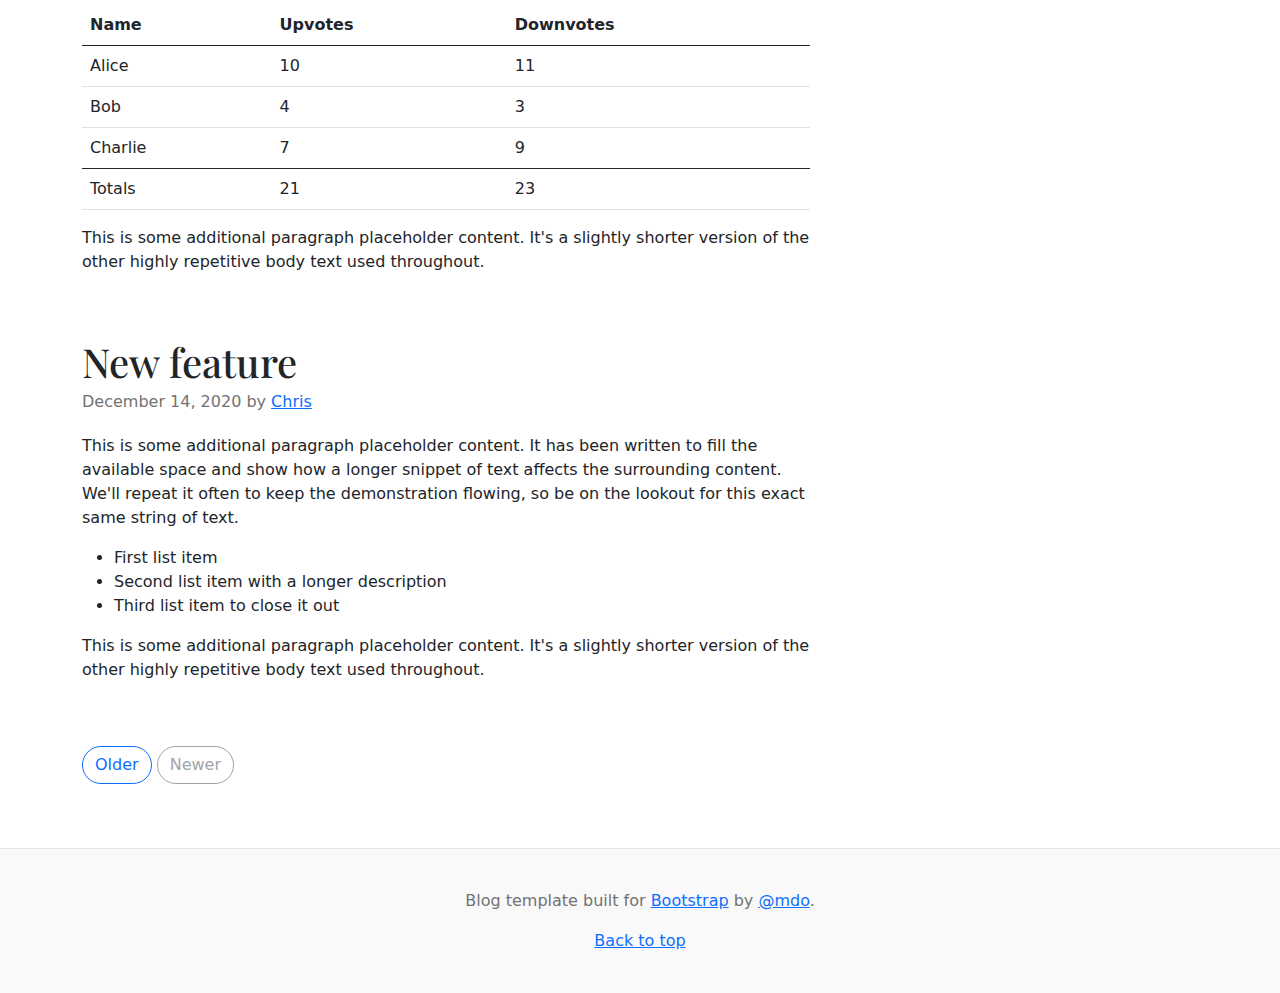
<file: bootstrap-5.0.1-examples/blog/index.html>
<!doctype html>
<html lang="en">
  <head>
    <meta charset="utf-8">
    <meta name="viewport" content="width=device-width, initial-scale=1">
    <meta name="description" content="">
    <meta name="author" content="Mark Otto, Jacob Thornton, and Bootstrap contributors">
    <meta name="generator" content="Hugo 0.83.1">
    <title>Blog Template · Bootstrap v5.0</title>

    <link rel="canonical" href="https://getbootstrap.com/docs/5.0/examples/blog/">

    

    <!-- Bootstrap core CSS -->
<link href="../assets/dist/css/bootstrap.min.css" rel="stylesheet">

    <style>
      .bd-placeholder-img {
        font-size: 1.125rem;
        text-anchor: middle;
        -webkit-user-select: none;
        -moz-user-select: none;
        user-select: none;
      }

      @media (min-width: 768px) {
        .bd-placeholder-img-lg {
          font-size: 3.5rem;
        }
      }
    </style>

    
    <!-- Custom styles for this template -->
    <link href="https://fonts.googleapis.com/css?family=Playfair&#43;Display:700,900&amp;display=swap" rel="stylesheet">
    <!-- Custom styles for this template -->
    <link href="blog.css" rel="stylesheet">
  </head>
  <body>
    
<div class="container">
  <header class="blog-header py-3">
    <div class="row flex-nowrap justify-content-between align-items-center">
      <div class="col-4 pt-1">
        <a class="link-secondary" href="#">Subscribe</a>
      </div>
      <div class="col-4 text-center">
        <a class="blog-header-logo text-dark" href="#">Large</a>
      </div>
      <div class="col-4 d-flex justify-content-end align-items-center">
        <a class="link-secondary" href="#" aria-label="Search">
          <svg xmlns="http://www.w3.org/2000/svg" width="20" height="20" fill="none" stroke="currentColor" stroke-linecap="round" stroke-linejoin="round" stroke-width="2" class="mx-3" role="img" viewBox="0 0 24 24"><title>Search</title><circle cx="10.5" cy="10.5" r="7.5"/><path d="M21 21l-5.2-5.2"/></svg>
        </a>
        <a class="btn btn-sm btn-outline-secondary" href="#">Sign up</a>
      </div>
    </div>
  </header>

  <div class="nav-scroller py-1 mb-2">
    <nav class="nav d-flex justify-content-between">
      <a class="p-2 link-secondary" href="#">World</a>
      <a class="p-2 link-secondary" href="#">U.S.</a>
      <a class="p-2 link-secondary" href="#">Technology</a>
      <a class="p-2 link-secondary" href="#">Design</a>
      <a class="p-2 link-secondary" href="#">Culture</a>
      <a class="p-2 link-secondary" href="#">Business</a>
      <a class="p-2 link-secondary" href="#">Politics</a>
      <a class="p-2 link-secondary" href="#">Opinion</a>
      <a class="p-2 link-secondary" href="#">Science</a>
      <a class="p-2 link-secondary" href="#">Health</a>
      <a class="p-2 link-secondary" href="#">Style</a>
      <a class="p-2 link-secondary" href="#">Travel</a>
    </nav>
  </div>
</div>

<main class="container">
  <div class="p-4 p-md-5 mb-4 text-white rounded bg-dark">
    <div class="col-md-6 px-0">
      <h1 class="display-4 fst-italic">Title of a longer featured blog post</h1>
      <p class="lead my-3">Multiple lines of text that form the lede, informing new readers quickly and efficiently about what’s most interesting in this post’s contents.</p>
      <p class="lead mb-0"><a href="#" class="text-white fw-bold">Continue reading...</a></p>
    </div>
  </div>

  <div class="row mb-2">
    <div class="col-md-6">
      <div class="row g-0 border rounded overflow-hidden flex-md-row mb-4 shadow-sm h-md-250 position-relative">
        <div class="col p-4 d-flex flex-column position-static">
          <strong class="d-inline-block mb-2 text-primary">World</strong>
          <h3 class="mb-0">Featured post</h3>
          <div class="mb-1 text-muted">Nov 12</div>
          <p class="card-text mb-auto">This is a wider card with supporting text below as a natural lead-in to additional content.</p>
          <a href="#" class="stretched-link">Continue reading</a>
        </div>
        <div class="col-auto d-none d-lg-block">
          <svg class="bd-placeholder-img" width="200" height="250" xmlns="http://www.w3.org/2000/svg" role="img" aria-label="Placeholder: Thumbnail" preserveAspectRatio="xMidYMid slice" focusable="false"><title>Placeholder</title><rect width="100%" height="100%" fill="#55595c"/><text x="50%" y="50%" fill="#eceeef" dy=".3em">Thumbnail</text></svg>

        </div>
      </div>
    </div>
    <div class="col-md-6">
      <div class="row g-0 border rounded overflow-hidden flex-md-row mb-4 shadow-sm h-md-250 position-relative">
        <div class="col p-4 d-flex flex-column position-static">
          <strong class="d-inline-block mb-2 text-success">Design</strong>
          <h3 class="mb-0">Post title</h3>
          <div class="mb-1 text-muted">Nov 11</div>
          <p class="mb-auto">This is a wider card with supporting text below as a natural lead-in to additional content.</p>
          <a href="#" class="stretched-link">Continue reading</a>
        </div>
        <div class="col-auto d-none d-lg-block">
          <svg class="bd-placeholder-img" width="200" height="250" xmlns="http://www.w3.org/2000/svg" role="img" aria-label="Placeholder: Thumbnail" preserveAspectRatio="xMidYMid slice" focusable="false"><title>Placeholder</title><rect width="100%" height="100%" fill="#55595c"/><text x="50%" y="50%" fill="#eceeef" dy=".3em">Thumbnail</text></svg>

        </div>
      </div>
    </div>
  </div>

  <div class="row g-5">
    <div class="col-md-8">
      <h3 class="pb-4 mb-4 fst-italic border-bottom">
        From the Firehose
      </h3>

      <article class="blog-post">
        <h2 class="blog-post-title">Sample blog post</h2>
        <p class="blog-post-meta">January 1, 2021 by <a href="#">Mark</a></p>

        <p>This blog post shows a few different types of content that’s supported and styled with Bootstrap. Basic typography, lists, tables, images, code, and more are all supported as expected.</p>
        <hr>
        <p>This is some additional paragraph placeholder content. It has been written to fill the available space and show how a longer snippet of text affects the surrounding content. We'll repeat it often to keep the demonstration flowing, so be on the lookout for this exact same string of text.</p>
        <h2>Blockquotes</h2>
        <p>This is an example blockquote in action:</p>
        <blockquote class="blockquote">
          <p>Quoted text goes here.</p>
        </blockquote>
        <p>This is some additional paragraph placeholder content. It has been written to fill the available space and show how a longer snippet of text affects the surrounding content. We'll repeat it often to keep the demonstration flowing, so be on the lookout for this exact same string of text.</p>
        <h3>Example lists</h3>
        <p>This is some additional paragraph placeholder content. It's a slightly shorter version of the other highly repetitive body text used throughout. This is an example unordered list:</p>
        <ul>
          <li>First list item</li>
          <li>Second list item with a longer description</li>
          <li>Third list item to close it out</li>
        </ul>
        <p>And this is an ordered list:</p>
        <ol>
          <li>First list item</li>
          <li>Second list item with a longer description</li>
          <li>Third list item to close it out</li>
        </ol>
        <p>And this is a definiton list:</p>
        <dl>
          <dt>HyperText Markup Language (HTML)</dt>
          <dd>The language used to describe and define the content of a Web page</dd>
          <dt>Cascading Style Sheets (CSS)</dt>
          <dd>Used to describe the appearance of Web content</dd>
          <dt>JavaScript (JS)</dt>
          <dd>The programming language used to build advanced Web sites and applications</dd>
        </dl>
        <h2>Inline HTML elements</h2>
        <p>HTML defines a long list of available inline tags, a complete list of which can be found on the <a href="https://developer.mozilla.org/en-US/docs/Web/HTML/Element">Mozilla Developer Network</a>.</p>
        <ul>
          <li><strong>To bold text</strong>, use <code class="language-plaintext highlighter-rouge">&lt;strong&gt;</code>.</li>
          <li><em>To italicize text</em>, use <code class="language-plaintext highlighter-rouge">&lt;em&gt;</code>.</li>
          <li>Abbreviations, like <abbr title="HyperText Markup Langage">HTML</abbr> should use <code class="language-plaintext highlighter-rouge">&lt;abbr&gt;</code>, with an optional <code class="language-plaintext highlighter-rouge">title</code> attribute for the full phrase.</li>
          <li>Citations, like <cite>— Mark Otto</cite>, should use <code class="language-plaintext highlighter-rouge">&lt;cite&gt;</code>.</li>
          <li><del>Deleted</del> text should use <code class="language-plaintext highlighter-rouge">&lt;del&gt;</code> and <ins>inserted</ins> text should use <code class="language-plaintext highlighter-rouge">&lt;ins&gt;</code>.</li>
          <li>Superscript <sup>text</sup> uses <code class="language-plaintext highlighter-rouge">&lt;sup&gt;</code> and subscript <sub>text</sub> uses <code class="language-plaintext highlighter-rouge">&lt;sub&gt;</code>.</li>
        </ul>
        <p>Most of these elements are styled by browsers with few modifications on our part.</p>
        <h2>Heading</h2>
        <p>This is some additional paragraph placeholder content. It has been written to fill the available space and show how a longer snippet of text affects the surrounding content. We'll repeat it often to keep the demonstration flowing, so be on the lookout for this exact same string of text.</p>
        <h3>Sub-heading</h3>
        <p>This is some additional paragraph placeholder content. It has been written to fill the available space and show how a longer snippet of text affects the surrounding content. We'll repeat it often to keep the demonstration flowing, so be on the lookout for this exact same string of text.</p>
        <pre><code>Example code block</code></pre>
        <p>This is some additional paragraph placeholder content. It's a slightly shorter version of the other highly repetitive body text used throughout.</p>
      </article>

      <article class="blog-post">
        <h2 class="blog-post-title">Another blog post</h2>
        <p class="blog-post-meta">December 23, 2020 by <a href="#">Jacob</a></p>

        <p>This is some additional paragraph placeholder content. It has been written to fill the available space and show how a longer snippet of text affects the surrounding content. We'll repeat it often to keep the demonstration flowing, so be on the lookout for this exact same string of text.</p>
        <blockquote>
          <p>Longer quote goes here, maybe with some <strong>emphasized text</strong> in the middle of it.</p>
        </blockquote>
        <p>This is some additional paragraph placeholder content. It has been written to fill the available space and show how a longer snippet of text affects the surrounding content. We'll repeat it often to keep the demonstration flowing, so be on the lookout for this exact same string of text.</p>
        <h3>Example table</h3>
        <p>And don't forget about tables in these posts:</p>
        <table class="table">
          <thead>
            <tr>
              <th>Name</th>
              <th>Upvotes</th>
              <th>Downvotes</th>
            </tr>
          </thead>
          <tbody>
            <tr>
              <td>Alice</td>
              <td>10</td>
              <td>11</td>
            </tr>
            <tr>
              <td>Bob</td>
              <td>4</td>
              <td>3</td>
            </tr>
            <tr>
              <td>Charlie</td>
              <td>7</td>
              <td>9</td>
            </tr>
          </tbody>
          <tfoot>
            <tr>
              <td>Totals</td>
              <td>21</td>
              <td>23</td>
            </tr>
          </tfoot>
        </table>

        <p>This is some additional paragraph placeholder content. It's a slightly shorter version of the other highly repetitive body text used throughout.</p>
      </article>

      <article class="blog-post">
        <h2 class="blog-post-title">New feature</h2>
        <p class="blog-post-meta">December 14, 2020 by <a href="#">Chris</a></p>

        <p>This is some additional paragraph placeholder content. It has been written to fill the available space and show how a longer snippet of text affects the surrounding content. We'll repeat it often to keep the demonstration flowing, so be on the lookout for this exact same string of text.</p>
        <ul>
          <li>First list item</li>
          <li>Second list item with a longer description</li>
          <li>Third list item to close it out</li>
        </ul>
        <p>This is some additional paragraph placeholder content. It's a slightly shorter version of the other highly repetitive body text used throughout.</p>
      </article>

      <nav class="blog-pagination" aria-label="Pagination">
        <a class="btn btn-outline-primary" href="#">Older</a>
        <a class="btn btn-outline-secondary disabled" href="#" tabindex="-1" aria-disabled="true">Newer</a>
      </nav>

    </div>

    <div class="col-md-4">
      <div class="position-sticky" style="top: 2rem;">
        <div class="p-4 mb-3 bg-light rounded">
          <h4 class="fst-italic">About</h4>
          <p class="mb-0">Customize this section to tell your visitors a little bit about your publication, writers, content, or something else entirely. Totally up to you.</p>
        </div>

        <div class="p-4">
          <h4 class="fst-italic">Archives</h4>
          <ol class="list-unstyled mb-0">
            <li><a href="#">March 2021</a></li>
            <li><a href="#">February 2021</a></li>
            <li><a href="#">January 2021</a></li>
            <li><a href="#">December 2020</a></li>
            <li><a href="#">November 2020</a></li>
            <li><a href="#">October 2020</a></li>
            <li><a href="#">September 2020</a></li>
            <li><a href="#">August 2020</a></li>
            <li><a href="#">July 2020</a></li>
            <li><a href="#">June 2020</a></li>
            <li><a href="#">May 2020</a></li>
            <li><a href="#">April 2020</a></li>
          </ol>
        </div>

        <div class="p-4">
          <h4 class="fst-italic">Elsewhere</h4>
          <ol class="list-unstyled">
            <li><a href="#">GitHub</a></li>
            <li><a href="#">Twitter</a></li>
            <li><a href="#">Facebook</a></li>
          </ol>
        </div>
      </div>
    </div>
  </div>

</main>

<footer class="blog-footer">
  <p>Blog template built for <a href="https://getbootstrap.com/">Bootstrap</a> by <a href="https://twitter.com/mdo">@mdo</a>.</p>
  <p>
    <a href="#">Back to top</a>
  </p>
</footer>


    
  </body>
</html>
</file>
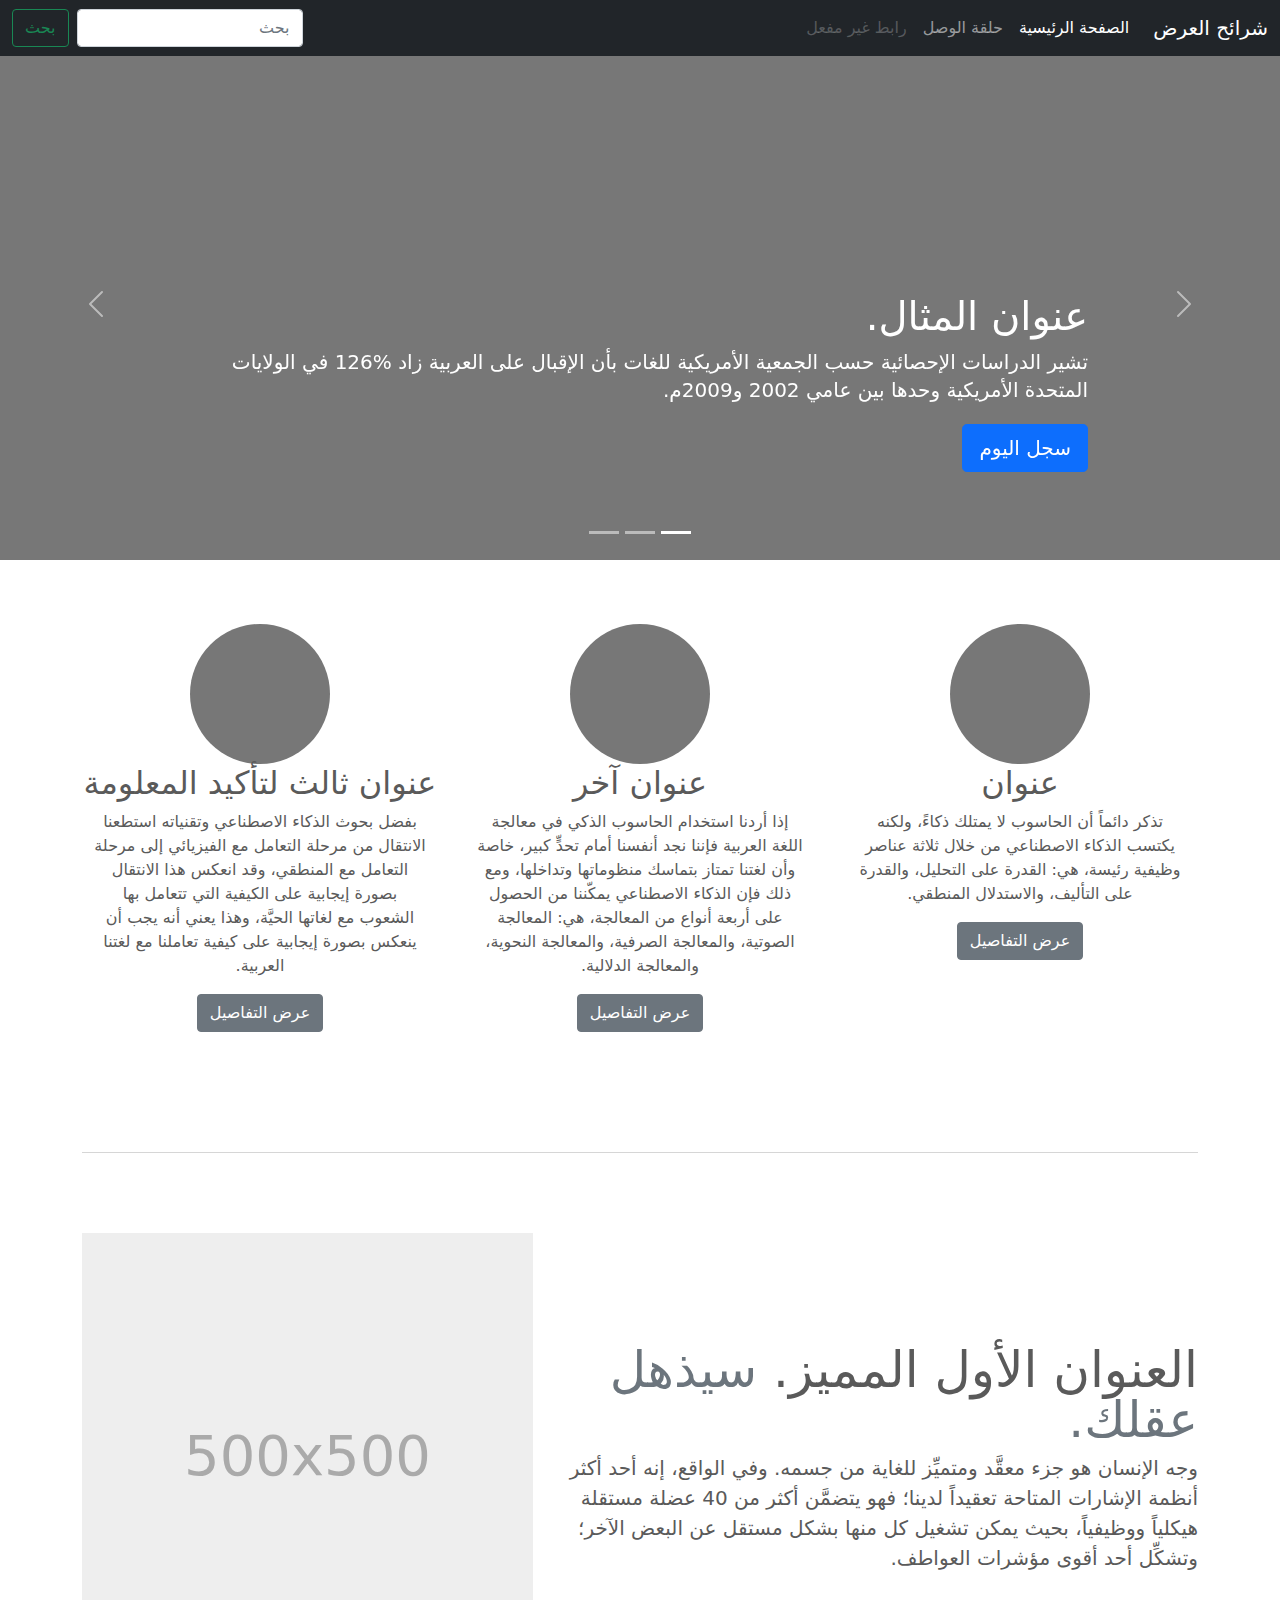
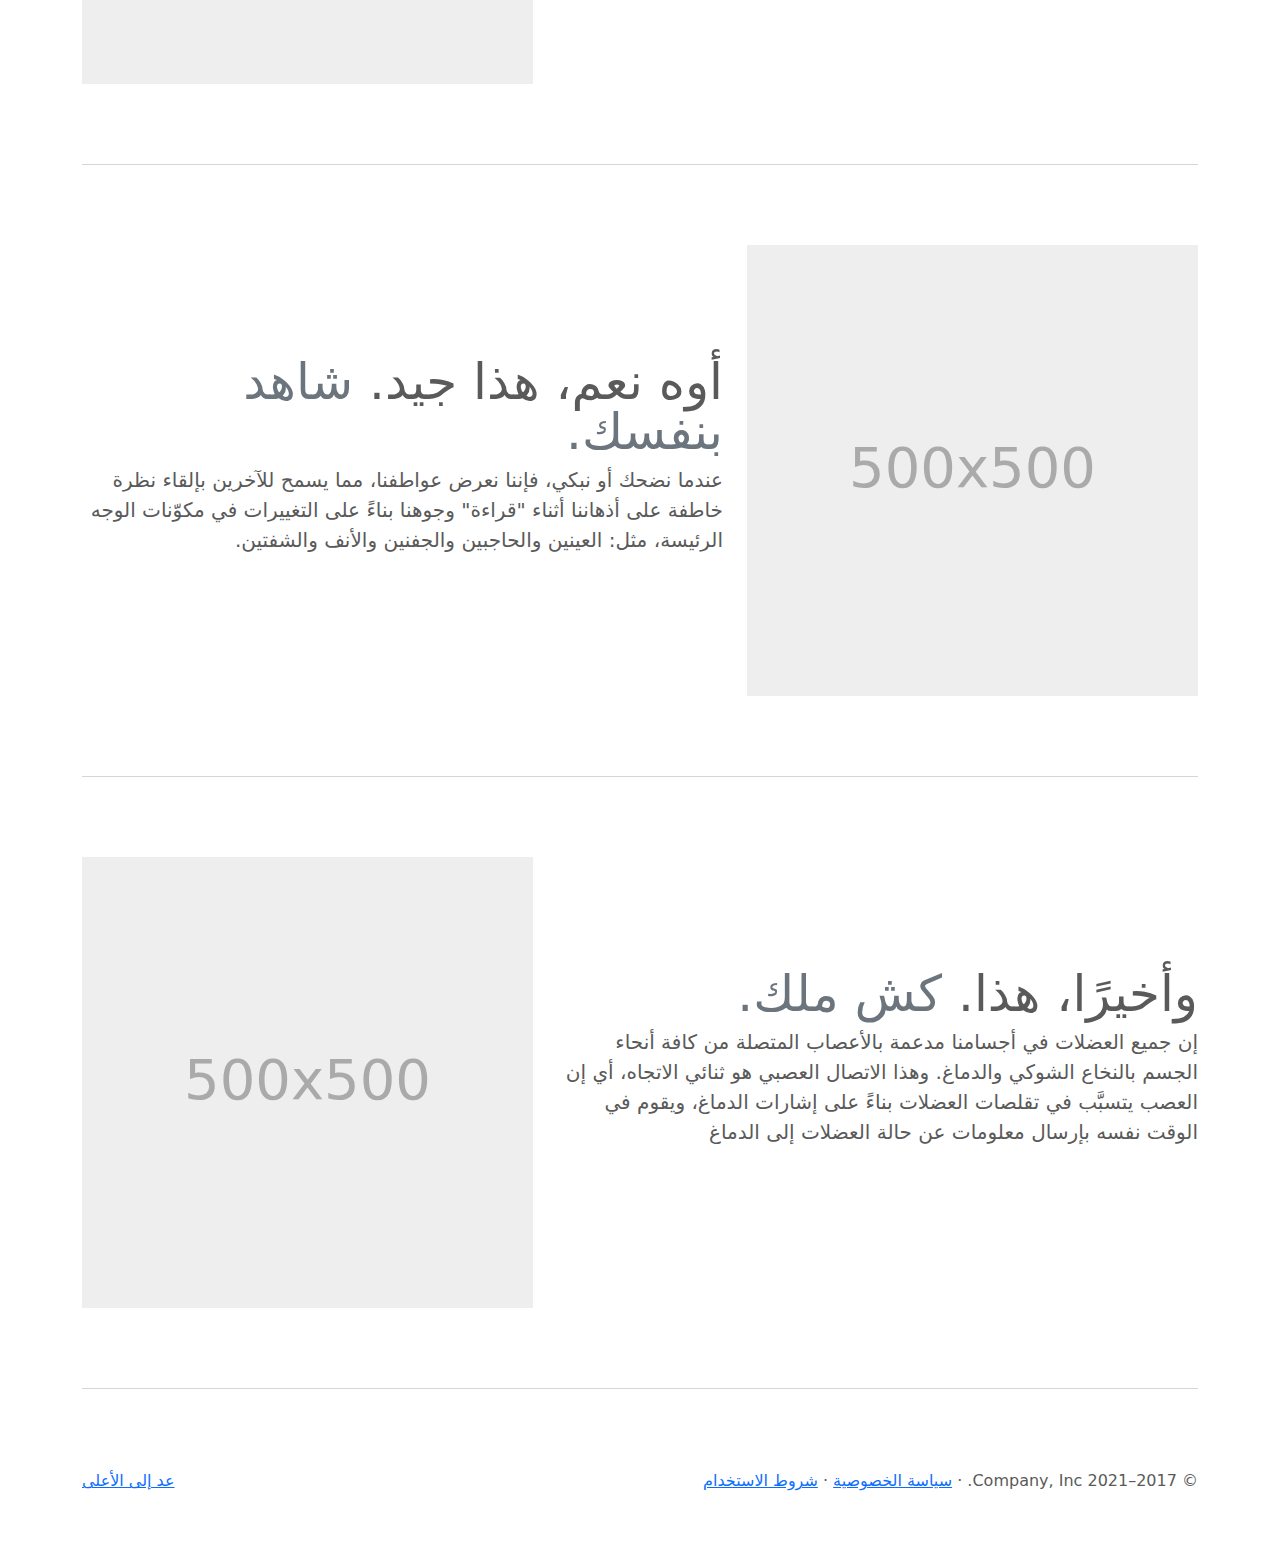
<file: bootstrap-5.0.1-examples/carousel-rtl/index.html>
<!doctype html>
<html lang="ar" dir="rtl">
  <head>
    <meta charset="utf-8">
    <meta name="viewport" content="width=device-width, initial-scale=1">
    <meta name="description" content="">
    <meta name="author" content="Mark Otto, Jacob Thornton, and Bootstrap contributors">
    <meta name="generator" content="Hugo 0.83.1">
    <title>قالب  شرائح العرض · Bootstrap v5.0</title>

    <link rel="canonical" href="https://getbootstrap.com/docs/5.0/examples/carousel-rtl/">

    

    <!-- Bootstrap core CSS -->
<link href="../assets/dist/css/bootstrap.rtl.min.css" rel="stylesheet">

    <style>
      .bd-placeholder-img {
        font-size: 1.125rem;
        text-anchor: middle;
        -webkit-user-select: none;
        -moz-user-select: none;
        user-select: none;
      }

      @media (min-width: 768px) {
        .bd-placeholder-img-lg {
          font-size: 3.5rem;
        }
      }
    </style>

    
    <!-- Custom styles for this template -->
    <link href="../carousel/carousel.rtl.css" rel="stylesheet">
  </head>
  <body>
    
<header>
  <nav class="navbar navbar-expand-md navbar-dark fixed-top bg-dark">
    <div class="container-fluid">
      <a class="navbar-brand" href="#">شرائح العرض</a>
      <button class="navbar-toggler" type="button" data-bs-toggle="collapse" data-bs-target="#navbarCollapse" aria-controls="navbarCollapse" aria-expanded="false" aria-label="تبديل التنقل">
        <span class="navbar-toggler-icon"></span>
      </button>
      <div class="collapse navbar-collapse" id="navbarCollapse">
        <ul class="navbar-nav me-auto mb-2 mb-md-0">
          <li class="nav-item">
            <a class="nav-link active" aria-current="page" href="#">الصفحة الرئيسية</a>
          </li>
          <li class="nav-item">
            <a class="nav-link" href="#">حلقة الوصل</a>
          </li>
          <li class="nav-item">
            <a class="nav-link disabled" href="#" tabindex="-1" aria-disabled="true">رابط غير مفعل</a>
          </li>
        </ul>
        <form class="d-flex">
          <input class="form-control me-2" type="search" placeholder="بحث" aria-label="بحث">
          <button class="btn btn-outline-success" type="submit">بحث</button>
        </form>
      </div>
    </div>
  </nav>
</header>

<main>

  <div id="myCarousel" class="carousel slide" data-bs-ride="carousel">
    <div class="carousel-indicators">
      <button type="button" data-bs-target="#myCarousel" data-bs-slide-to="0" class="active" aria-current="true" aria-label="Slide 1"></button>
      <button type="button" data-bs-target="#myCarousel" data-bs-slide-to="1" aria-label="Slide 2"></button>
      <button type="button" data-bs-target="#myCarousel" data-bs-slide-to="2" aria-label="Slide 3"></button>
    </div>
    <div class="carousel-inner">
      <div class="carousel-item active">
        <svg class="bd-placeholder-img" width="100%" height="100%" xmlns="http://www.w3.org/2000/svg" aria-hidden="true" preserveAspectRatio="xMidYMid slice" focusable="false"><rect width="100%" height="100%" fill="#777"/></svg>

        <div class="container">
          <div class="carousel-caption text-start">
            <h1>عنوان المثال.</h1>
            <p>تشير الدراسات الإحصائية حسب الجمعية الأمريكية للغات بأن الإقبال على العربية زاد %126 في الولايات المتحدة الأمريكية وحدها بين عامي 2002 و2009م.</p>
            <p><a class="btn btn-lg btn-primary" href="#">سجل اليوم</a></p>
          </div>
        </div>
      </div>
      <div class="carousel-item">
        <svg class="bd-placeholder-img" width="100%" height="100%" xmlns="http://www.w3.org/2000/svg" aria-hidden="true" preserveAspectRatio="xMidYMid slice" focusable="false"><rect width="100%" height="100%" fill="#777"/></svg>

        <div class="container">
          <div class="carousel-caption">
            <h1>عنوان مثال آخر.</h1>
            <p>حسب المجلس الثقافي البريطاني فإن تعليم الإنجليزية داخل بريطانيا يسهم في تعزيز اقتصادها بما يتجاوز ملياري جنيه سنوياً، كما أنه وفر أكثر من 26 ألف وظيفة.</p>
            <p><a class="btn btn-lg btn-primary" href="#">أعرف أكثر</a></p>
          </div>
        </div>
      </div>
      <div class="carousel-item">
        <svg class="bd-placeholder-img" width="100%" height="100%" xmlns="http://www.w3.org/2000/svg" aria-hidden="true" preserveAspectRatio="xMidYMid slice" focusable="false"><rect width="100%" height="100%" fill="#777"/></svg>

        <div class="container">
          <div class="carousel-caption text-end">
            <h1>واحد أكثر لقياس جيد.</h1>
            <p>الإحصاءات لحجم الاستثمار اللغوي خارج بريطانيا تتفاوت من سنة لأخرى إلا أن المدير التنفيذي للمجلس الثقافي البريطاني إدي بايرز يرى أن استثمار تعليم الإنجليزية في الخارج لا يحسب على المستوى المالي فحسب بل على المستوى السياسي أيضاً.</p>
            <p><a class="btn btn-lg btn-primary" href="#">تصفح المعرض</a></p>
          </div>
        </div>
      </div>
    </div>
    <button class="carousel-control-prev" type="button" data-bs-target="#myCarousel" data-bs-slide="prev">
      <span class="carousel-control-prev-icon" aria-hidden="true"></span>
      <span class="visually-hidden">السابق</span>
    </button>
    <button class="carousel-control-next" type="button" data-bs-target="#myCarousel" data-bs-slide="next">
      <span class="carousel-control-next-icon" aria-hidden="true"></span>
      <span class="visually-hidden">التالي</span>
    </button>
  </div>


  <!-- Marketing messaging and featurettes
  ================================================== -->
  <!-- Wrap the rest of the page in another container to center all the content. -->

  <div class="container marketing">

    <!-- Three columns of text below the carousel -->
    <div class="row">
      <div class="col-lg-4">
        <svg class="bd-placeholder-img rounded-circle" width="140" height="140" xmlns="http://www.w3.org/2000/svg" role="img" aria-label="Placeholder: 140x140" preserveAspectRatio="xMidYMid slice" focusable="false"><title>Placeholder</title><rect width="100%" height="100%" fill="#777"/><text x="50%" y="50%" fill="#777" dy=".3em">140x140</text></svg>

        <h2>عنوان</h2>
        <p>تذكر دائماً أن الحاسوب لا يمتلك ذكاءً، ولكنه يكتسب الذكاء الاصطناعي من خلال ثلاثة عناصر وظيفية رئيسة، هي: القدرة على التحليل، والقدرة على التأليف، والاستدلال المنطقي.</p>
        <p><a class="btn btn-secondary" href="#">عرض التفاصيل</a></p>
      </div><!-- /.col-lg-4 -->
      <div class="col-lg-4">
        <svg class="bd-placeholder-img rounded-circle" width="140" height="140" xmlns="http://www.w3.org/2000/svg" role="img" aria-label="Placeholder: 140x140" preserveAspectRatio="xMidYMid slice" focusable="false"><title>Placeholder</title><rect width="100%" height="100%" fill="#777"/><text x="50%" y="50%" fill="#777" dy=".3em">140x140</text></svg>

        <h2>عنوان آخر</h2>
        <p>إذا أردنا استخدام الحاسوب الذكي في معالجة اللغة العربية فإننا نجد أنفسنا أمام تحدٍّ كبير، خاصة وأن لغتنا تمتاز بتماسك منظوماتها وتداخلها، ومع ذلك فإن الذكاء الاصطناعي يمكّننا من الحصول على أربعة أنواع من المعالجة، هي: المعالجة الصوتية، والمعالجة الصرفية، والمعالجة النحوية، والمعالجة الدلالية.</p>
        <p><a class="btn btn-secondary" href="#">عرض التفاصيل</a></p>
      </div><!-- /.col-lg-4 -->
      <div class="col-lg-4">
        <svg class="bd-placeholder-img rounded-circle" width="140" height="140" xmlns="http://www.w3.org/2000/svg" role="img" aria-label="Placeholder: 140x140" preserveAspectRatio="xMidYMid slice" focusable="false"><title>Placeholder</title><rect width="100%" height="100%" fill="#777"/><text x="50%" y="50%" fill="#777" dy=".3em">140x140</text></svg>

        <h2>عنوان ثالث لتأكيد المعلومة</h2>
        <p>بفضل بحوث الذكاء الاصطناعي وتقنياته استطعنا الانتقال من مرحلة التعامل مع الفيزيائي إلى مرحلة التعامل مع المنطقي، وقد انعكس هذا الانتقال بصورة إيجابية على الكيفية التي تتعامل بها الشعوب مع لغاتها الحيَّة، وهذا يعني أنه يجب أن ينعكس بصورة إيجابية على كيفية تعاملنا مع لغتنا العربية.</p>
        <p><a class="btn btn-secondary" href="#">عرض التفاصيل</a></p>
      </div><!-- /.col-lg-4 -->
    </div><!-- /.row -->


    <!-- START THE FEATURETTES -->

    <hr class="featurette-divider">

    <div class="row featurette">
      <div class="col-md-7">
        <h2 class="featurette-heading">العنوان الأول المميز. <span class="text-muted"> سيذهل عقلك. </span></h2>
        <p class="lead">وجه الإنسان هو جزء معقَّد ومتميِّز للغاية من جسمه. وفي الواقع، إنه أحد أكثر أنظمة الإشارات المتاحة تعقيداً لدينا؛ فهو يتضمَّن أكثر من 40 عضلة مستقلة هيكلياً ووظيفياً، بحيث يمكن تشغيل كل منها بشكل مستقل عن البعض الآخر؛ وتشكِّل أحد أقوى مؤشرات العواطف.</p>
      </div>
      <div class="col-md-5">
        <svg class="bd-placeholder-img bd-placeholder-img-lg featurette-image img-fluid mx-auto" width="500" height="500" xmlns="http://www.w3.org/2000/svg" role="img" aria-label="Placeholder: 500x500" preserveAspectRatio="xMidYMid slice" focusable="false"><title>Placeholder</title><rect width="100%" height="100%" fill="#eee"/><text x="50%" y="50%" fill="#aaa" dy=".3em">500x500</text></svg>

      </div>
    </div>

    <hr class="featurette-divider">

    <div class="row featurette">
      <div class="col-md-7 order-md-2">
        <h2 class="featurette-heading">أوه نعم، هذا جيد. <span class="text-muted"> شاهد بنفسك. </span></h2>
        <p class="lead">عندما نضحك أو نبكي، فإننا نعرض عواطفنا، مما يسمح للآخرين بإلقاء نظرة خاطفة على أذهاننا أثناء "قراءة" وجوهنا بناءً على التغييرات في مكوّنات الوجه الرئيسة، مثل: العينين والحاجبين والجفنين والأنف والشفتين.</p>
      </div>
      <div class="col-md-5 order-md-1">
        <svg class="bd-placeholder-img bd-placeholder-img-lg featurette-image img-fluid mx-auto" width="500" height="500" xmlns="http://www.w3.org/2000/svg" role="img" aria-label="Placeholder: 500x500" preserveAspectRatio="xMidYMid slice" focusable="false"><title>Placeholder</title><rect width="100%" height="100%" fill="#eee"/><text x="50%" y="50%" fill="#aaa" dy=".3em">500x500</text></svg>

      </div>
    </div>

    <hr class="featurette-divider">

    <div class="row featurette">
      <div class="col-md-7">
        <h2 class="featurette-heading">وأخيرًا، هذا. <span class="text-muted"> كش ملك. </span></h2>
        <p class="lead">إن جميع العضلات في أجسامنا مدعمة بالأعصاب المتصلة من كافة أنحاء الجسم بالنخاع الشوكي والدماغ. وهذا الاتصال العصبي هو ثنائي الاتجاه، أي إن العصب يتسبَّب في تقلصات العضلات بناءً على إشارات الدماغ، ويقوم في الوقت نفسه بإرسال معلومات عن حالة العضلات إلى الدماغ</p>
      </div>
      <div class="col-md-5">
        <svg class="bd-placeholder-img bd-placeholder-img-lg featurette-image img-fluid mx-auto" width="500" height="500" xmlns="http://www.w3.org/2000/svg" role="img" aria-label="Placeholder: 500x500" preserveAspectRatio="xMidYMid slice" focusable="false"><title>Placeholder</title><rect width="100%" height="100%" fill="#eee"/><text x="50%" y="50%" fill="#aaa" dy=".3em">500x500</text></svg>

      </div>
    </div>

    <hr class="featurette-divider">

    <!-- /END THE FEATURETTES -->

  </div><!-- /.container -->


  <!-- FOOTER -->
  <footer class="container">
    <p class="float-end"><a href="#">عد إلى الأعلى</a></p>
    <p>&copy; 2017–2021 Company, Inc. &middot; <a href="#">سياسة الخصوصية</a> &middot; <a href="#">شروط الاستخدام</a></p>
  </footer>
</main>


    <script src="../assets/dist/js/bootstrap.bundle.min.js"></script>

      
  </body>
</html>
</file>
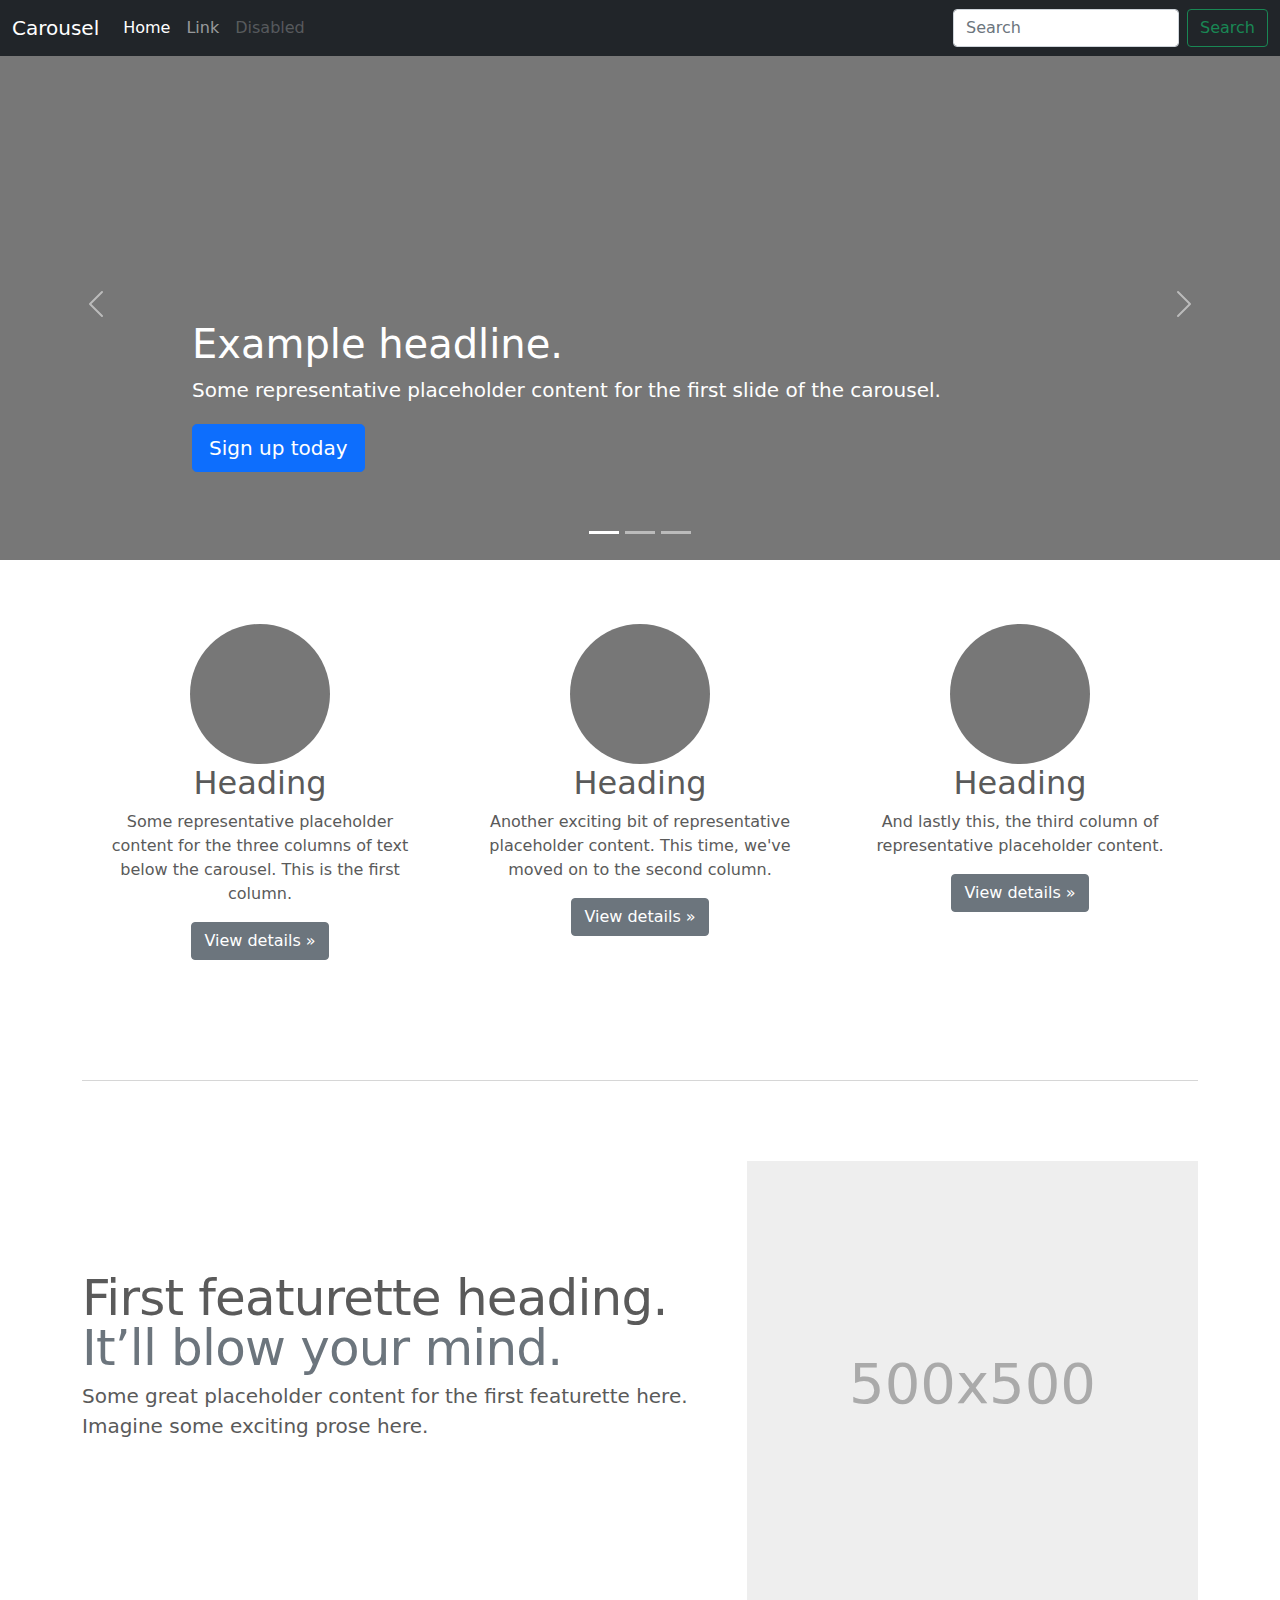
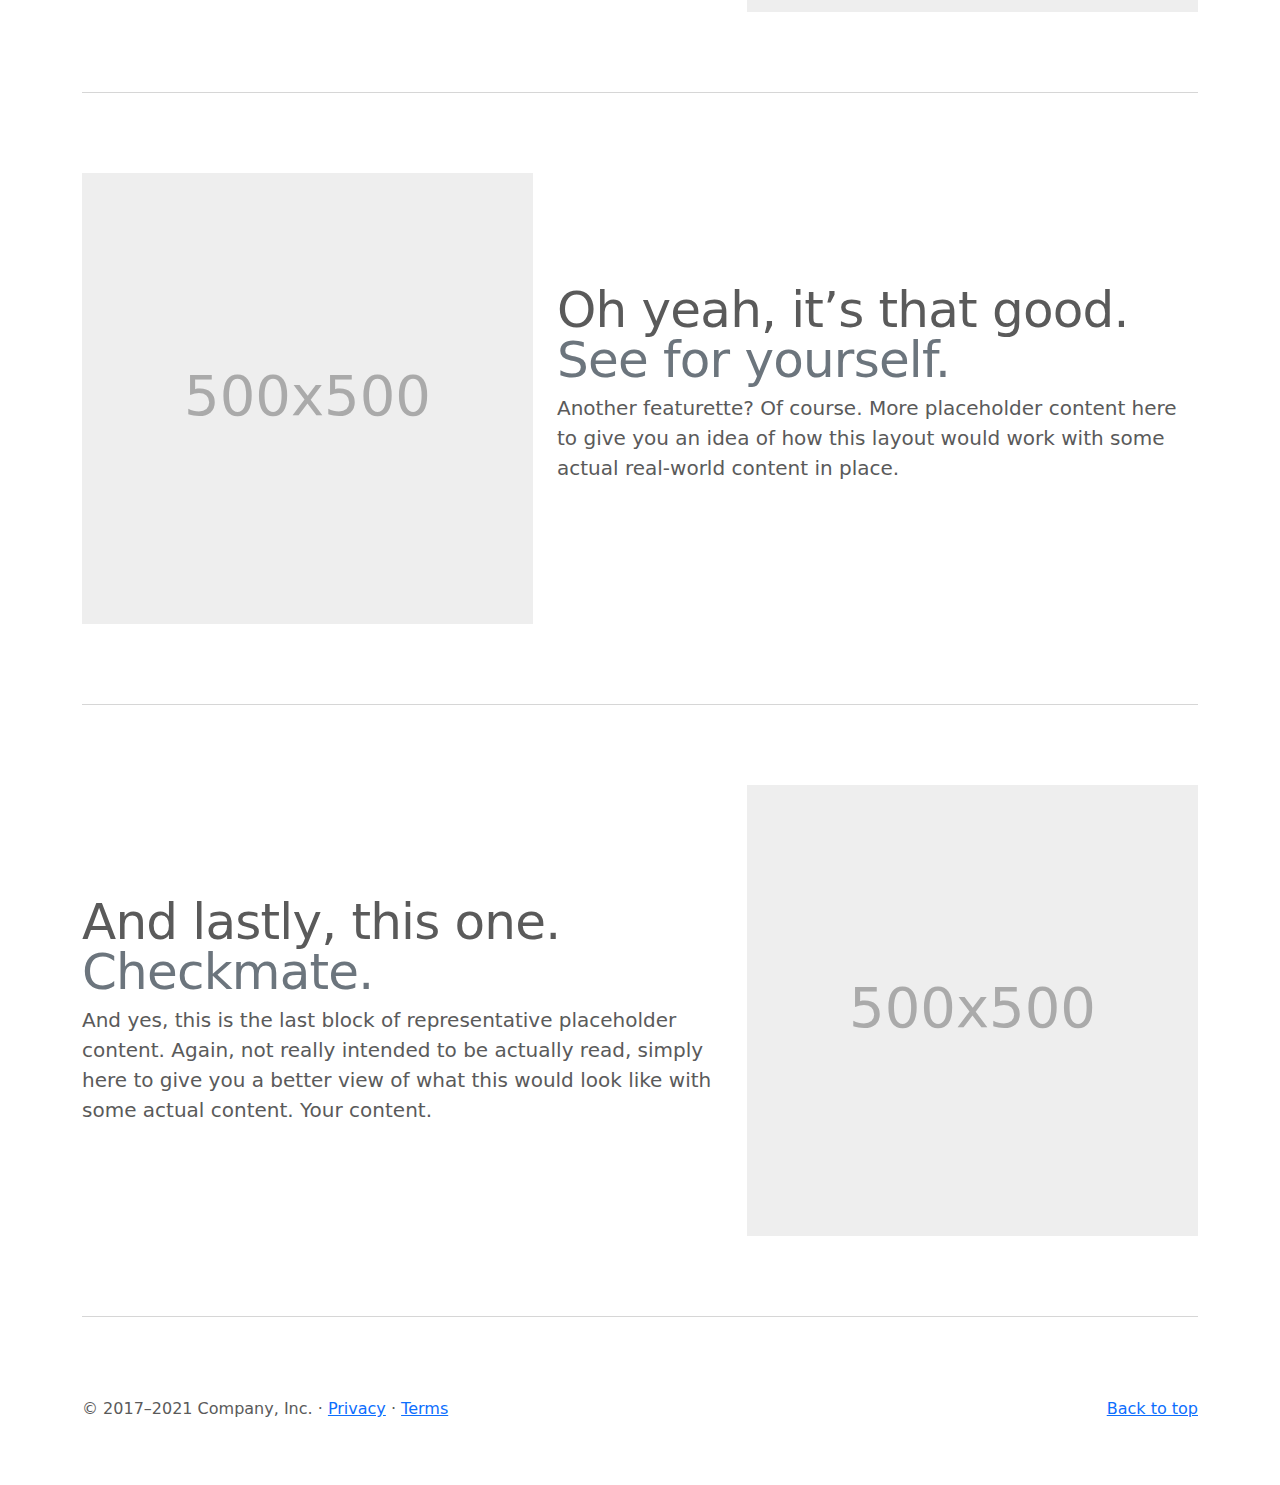
<file: bootstrap-5.0.1-examples/carousel/index.html>
<!doctype html>
<html lang="en">
  <head>
    <meta charset="utf-8">
    <meta name="viewport" content="width=device-width, initial-scale=1">
    <meta name="description" content="">
    <meta name="author" content="Mark Otto, Jacob Thornton, and Bootstrap contributors">
    <meta name="generator" content="Hugo 0.83.1">
    <title>Carousel Template · Bootstrap v5.0</title>

    <link rel="canonical" href="https://getbootstrap.com/docs/5.0/examples/carousel/">

    

    <!-- Bootstrap core CSS -->
<link href="../assets/dist/css/bootstrap.min.css" rel="stylesheet">

    <style>
      .bd-placeholder-img {
        font-size: 1.125rem;
        text-anchor: middle;
        -webkit-user-select: none;
        -moz-user-select: none;
        user-select: none;
      }

      @media (min-width: 768px) {
        .bd-placeholder-img-lg {
          font-size: 3.5rem;
        }
      }
    </style>

    
    <!-- Custom styles for this template -->
    <link href="carousel.css" rel="stylesheet">
  </head>
  <body>
    
<header>
  <nav class="navbar navbar-expand-md navbar-dark fixed-top bg-dark">
    <div class="container-fluid">
      <a class="navbar-brand" href="#">Carousel</a>
      <button class="navbar-toggler" type="button" data-bs-toggle="collapse" data-bs-target="#navbarCollapse" aria-controls="navbarCollapse" aria-expanded="false" aria-label="Toggle navigation">
        <span class="navbar-toggler-icon"></span>
      </button>
      <div class="collapse navbar-collapse" id="navbarCollapse">
        <ul class="navbar-nav me-auto mb-2 mb-md-0">
          <li class="nav-item">
            <a class="nav-link active" aria-current="page" href="#">Home</a>
          </li>
          <li class="nav-item">
            <a class="nav-link" href="#">Link</a>
          </li>
          <li class="nav-item">
            <a class="nav-link disabled" href="#" tabindex="-1" aria-disabled="true">Disabled</a>
          </li>
        </ul>
        <form class="d-flex">
          <input class="form-control me-2" type="search" placeholder="Search" aria-label="Search">
          <button class="btn btn-outline-success" type="submit">Search</button>
        </form>
      </div>
    </div>
  </nav>
</header>

<main>

  <div id="myCarousel" class="carousel slide" data-bs-ride="carousel">
    <div class="carousel-indicators">
      <button type="button" data-bs-target="#myCarousel" data-bs-slide-to="0" class="active" aria-current="true" aria-label="Slide 1"></button>
      <button type="button" data-bs-target="#myCarousel" data-bs-slide-to="1" aria-label="Slide 2"></button>
      <button type="button" data-bs-target="#myCarousel" data-bs-slide-to="2" aria-label="Slide 3"></button>
    </div>
    <div class="carousel-inner">
      <div class="carousel-item active">
        <svg class="bd-placeholder-img" width="100%" height="100%" xmlns="http://www.w3.org/2000/svg" aria-hidden="true" preserveAspectRatio="xMidYMid slice" focusable="false"><rect width="100%" height="100%" fill="#777"/></svg>

        <div class="container">
          <div class="carousel-caption text-start">
            <h1>Example headline.</h1>
            <p>Some representative placeholder content for the first slide of the carousel.</p>
            <p><a class="btn btn-lg btn-primary" href="#">Sign up today</a></p>
          </div>
        </div>
      </div>
      <div class="carousel-item">
        <svg class="bd-placeholder-img" width="100%" height="100%" xmlns="http://www.w3.org/2000/svg" aria-hidden="true" preserveAspectRatio="xMidYMid slice" focusable="false"><rect width="100%" height="100%" fill="#777"/></svg>

        <div class="container">
          <div class="carousel-caption">
            <h1>Another example headline.</h1>
            <p>Some representative placeholder content for the second slide of the carousel.</p>
            <p><a class="btn btn-lg btn-primary" href="#">Learn more</a></p>
          </div>
        </div>
      </div>
      <div class="carousel-item">
        <svg class="bd-placeholder-img" width="100%" height="100%" xmlns="http://www.w3.org/2000/svg" aria-hidden="true" preserveAspectRatio="xMidYMid slice" focusable="false"><rect width="100%" height="100%" fill="#777"/></svg>

        <div class="container">
          <div class="carousel-caption text-end">
            <h1>One more for good measure.</h1>
            <p>Some representative placeholder content for the third slide of this carousel.</p>
            <p><a class="btn btn-lg btn-primary" href="#">Browse gallery</a></p>
          </div>
        </div>
      </div>
    </div>
    <button class="carousel-control-prev" type="button" data-bs-target="#myCarousel" data-bs-slide="prev">
      <span class="carousel-control-prev-icon" aria-hidden="true"></span>
      <span class="visually-hidden">Previous</span>
    </button>
    <button class="carousel-control-next" type="button" data-bs-target="#myCarousel" data-bs-slide="next">
      <span class="carousel-control-next-icon" aria-hidden="true"></span>
      <span class="visually-hidden">Next</span>
    </button>
  </div>


  <!-- Marketing messaging and featurettes
  ================================================== -->
  <!-- Wrap the rest of the page in another container to center all the content. -->

  <div class="container marketing">

    <!-- Three columns of text below the carousel -->
    <div class="row">
      <div class="col-lg-4">
        <svg class="bd-placeholder-img rounded-circle" width="140" height="140" xmlns="http://www.w3.org/2000/svg" role="img" aria-label="Placeholder: 140x140" preserveAspectRatio="xMidYMid slice" focusable="false"><title>Placeholder</title><rect width="100%" height="100%" fill="#777"/><text x="50%" y="50%" fill="#777" dy=".3em">140x140</text></svg>

        <h2>Heading</h2>
        <p>Some representative placeholder content for the three columns of text below the carousel. This is the first column.</p>
        <p><a class="btn btn-secondary" href="#">View details &raquo;</a></p>
      </div><!-- /.col-lg-4 -->
      <div class="col-lg-4">
        <svg class="bd-placeholder-img rounded-circle" width="140" height="140" xmlns="http://www.w3.org/2000/svg" role="img" aria-label="Placeholder: 140x140" preserveAspectRatio="xMidYMid slice" focusable="false"><title>Placeholder</title><rect width="100%" height="100%" fill="#777"/><text x="50%" y="50%" fill="#777" dy=".3em">140x140</text></svg>

        <h2>Heading</h2>
        <p>Another exciting bit of representative placeholder content. This time, we've moved on to the second column.</p>
        <p><a class="btn btn-secondary" href="#">View details &raquo;</a></p>
      </div><!-- /.col-lg-4 -->
      <div class="col-lg-4">
        <svg class="bd-placeholder-img rounded-circle" width="140" height="140" xmlns="http://www.w3.org/2000/svg" role="img" aria-label="Placeholder: 140x140" preserveAspectRatio="xMidYMid slice" focusable="false"><title>Placeholder</title><rect width="100%" height="100%" fill="#777"/><text x="50%" y="50%" fill="#777" dy=".3em">140x140</text></svg>

        <h2>Heading</h2>
        <p>And lastly this, the third column of representative placeholder content.</p>
        <p><a class="btn btn-secondary" href="#">View details &raquo;</a></p>
      </div><!-- /.col-lg-4 -->
    </div><!-- /.row -->


    <!-- START THE FEATURETTES -->

    <hr class="featurette-divider">

    <div class="row featurette">
      <div class="col-md-7">
        <h2 class="featurette-heading">First featurette heading. <span class="text-muted">It’ll blow your mind.</span></h2>
        <p class="lead">Some great placeholder content for the first featurette here. Imagine some exciting prose here.</p>
      </div>
      <div class="col-md-5">
        <svg class="bd-placeholder-img bd-placeholder-img-lg featurette-image img-fluid mx-auto" width="500" height="500" xmlns="http://www.w3.org/2000/svg" role="img" aria-label="Placeholder: 500x500" preserveAspectRatio="xMidYMid slice" focusable="false"><title>Placeholder</title><rect width="100%" height="100%" fill="#eee"/><text x="50%" y="50%" fill="#aaa" dy=".3em">500x500</text></svg>

      </div>
    </div>

    <hr class="featurette-divider">

    <div class="row featurette">
      <div class="col-md-7 order-md-2">
        <h2 class="featurette-heading">Oh yeah, it’s that good. <span class="text-muted">See for yourself.</span></h2>
        <p class="lead">Another featurette? Of course. More placeholder content here to give you an idea of how this layout would work with some actual real-world content in place.</p>
      </div>
      <div class="col-md-5 order-md-1">
        <svg class="bd-placeholder-img bd-placeholder-img-lg featurette-image img-fluid mx-auto" width="500" height="500" xmlns="http://www.w3.org/2000/svg" role="img" aria-label="Placeholder: 500x500" preserveAspectRatio="xMidYMid slice" focusable="false"><title>Placeholder</title><rect width="100%" height="100%" fill="#eee"/><text x="50%" y="50%" fill="#aaa" dy=".3em">500x500</text></svg>

      </div>
    </div>

    <hr class="featurette-divider">

    <div class="row featurette">
      <div class="col-md-7">
        <h2 class="featurette-heading">And lastly, this one. <span class="text-muted">Checkmate.</span></h2>
        <p class="lead">And yes, this is the last block of representative placeholder content. Again, not really intended to be actually read, simply here to give you a better view of what this would look like with some actual content. Your content.</p>
      </div>
      <div class="col-md-5">
        <svg class="bd-placeholder-img bd-placeholder-img-lg featurette-image img-fluid mx-auto" width="500" height="500" xmlns="http://www.w3.org/2000/svg" role="img" aria-label="Placeholder: 500x500" preserveAspectRatio="xMidYMid slice" focusable="false"><title>Placeholder</title><rect width="100%" height="100%" fill="#eee"/><text x="50%" y="50%" fill="#aaa" dy=".3em">500x500</text></svg>

      </div>
    </div>

    <hr class="featurette-divider">

    <!-- /END THE FEATURETTES -->

  </div><!-- /.container -->


  <!-- FOOTER -->
  <footer class="container">
    <p class="float-end"><a href="#">Back to top</a></p>
    <p>&copy; 2017–2021 Company, Inc. &middot; <a href="#">Privacy</a> &middot; <a href="#">Terms</a></p>
  </footer>
</main>


    <script src="../assets/dist/js/bootstrap.bundle.min.js"></script>

      
  </body>
</html>
</file>
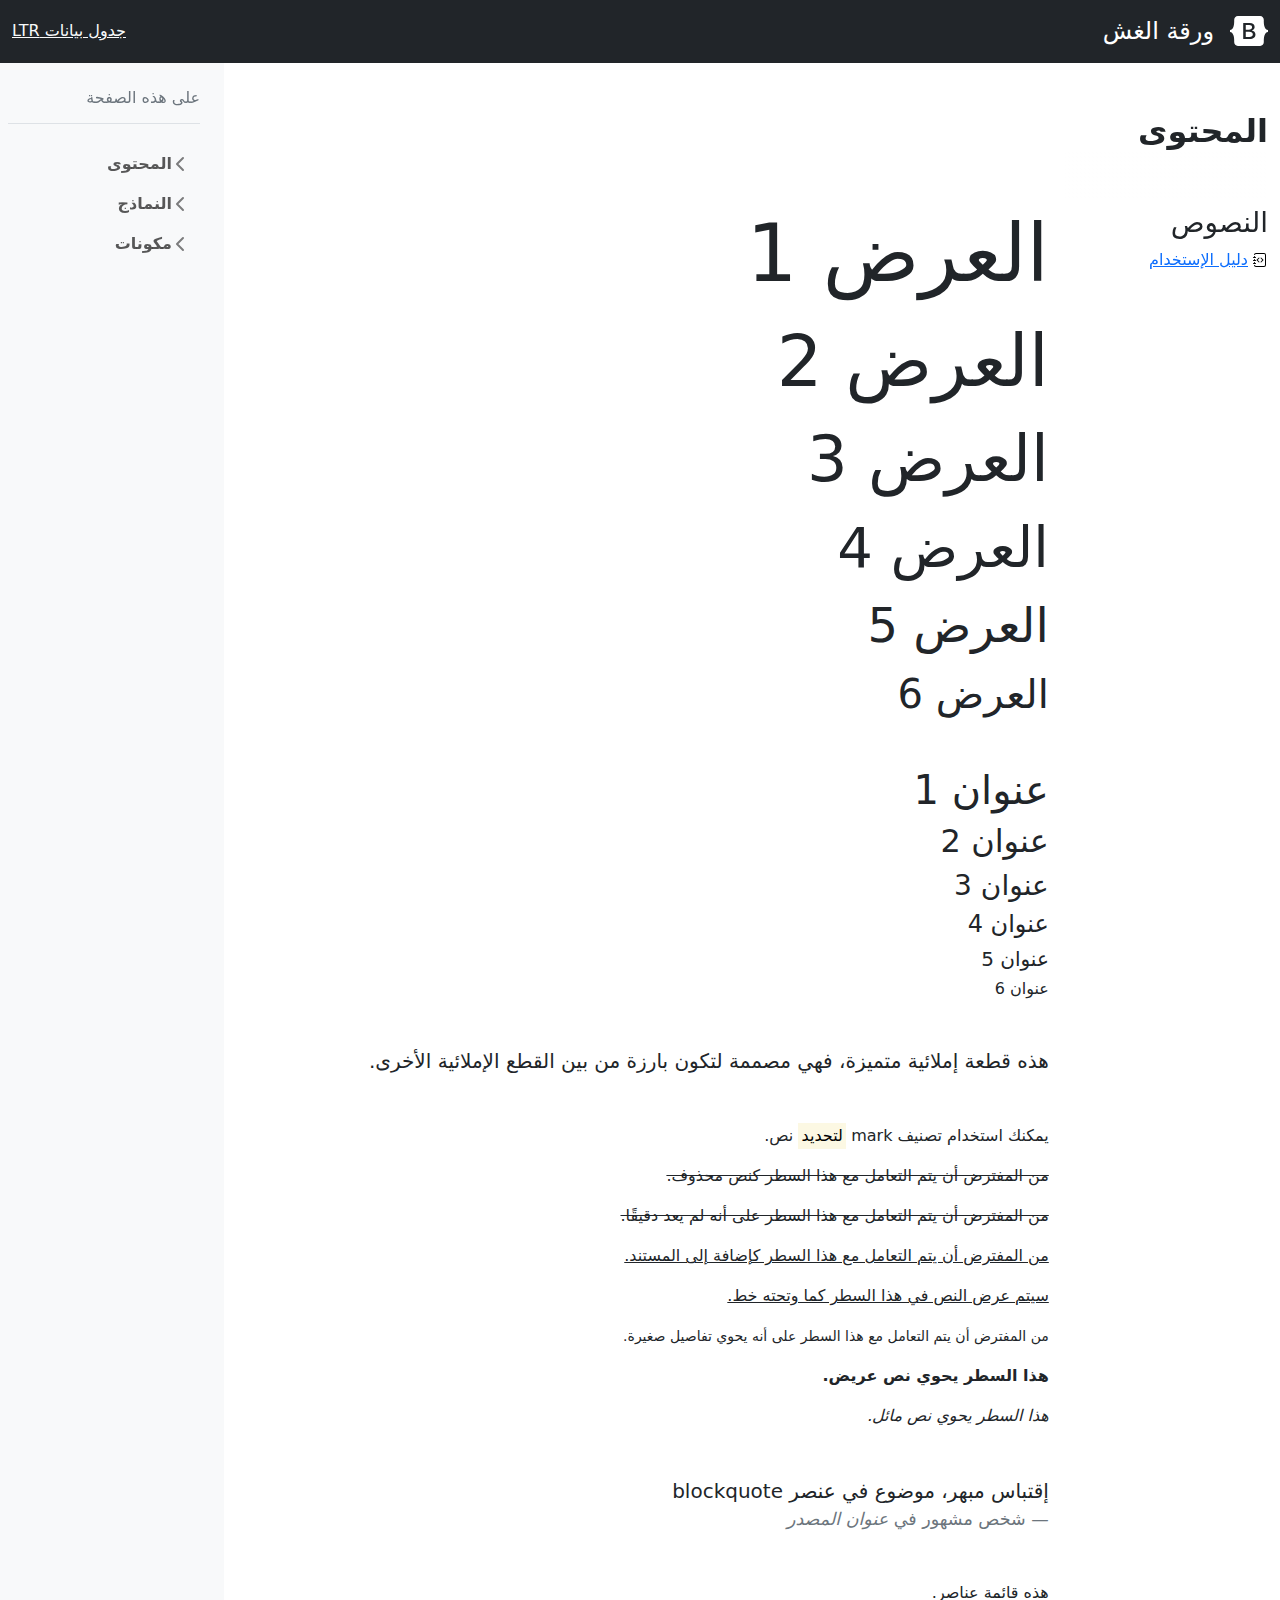
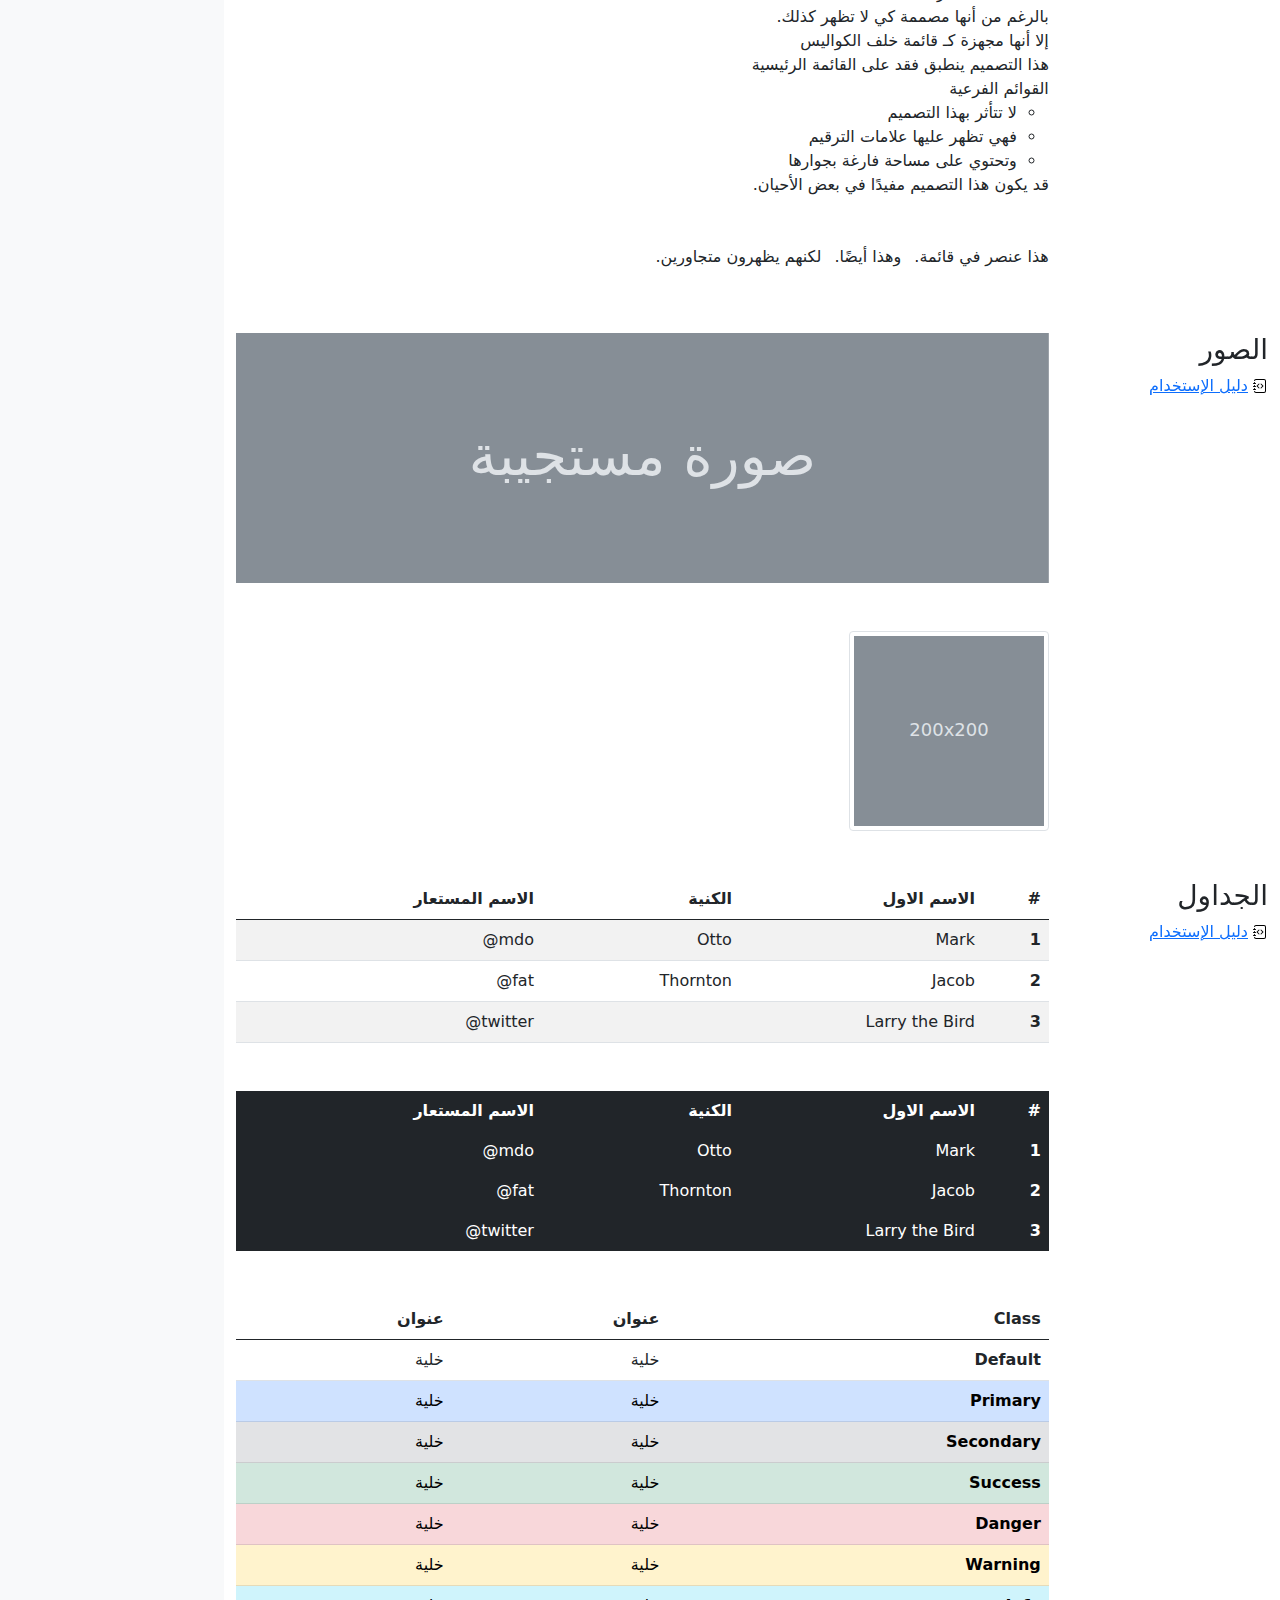
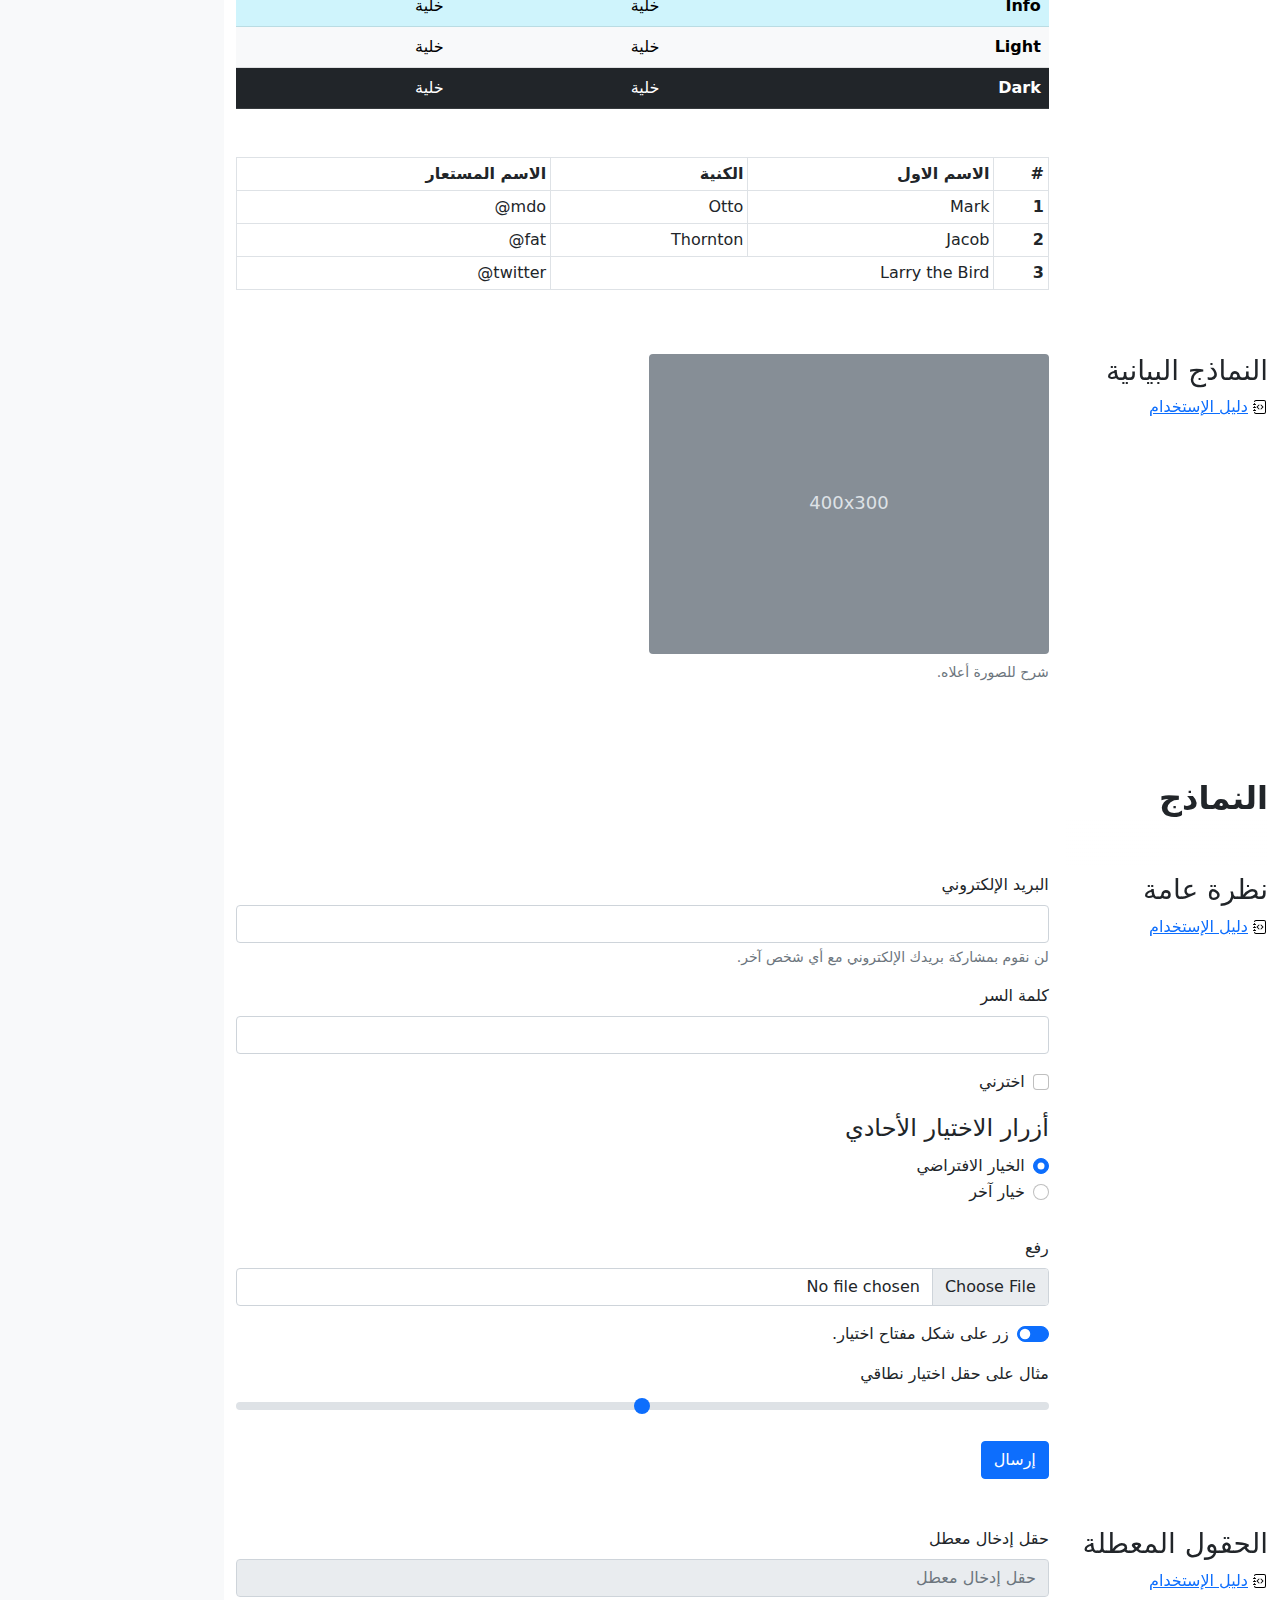
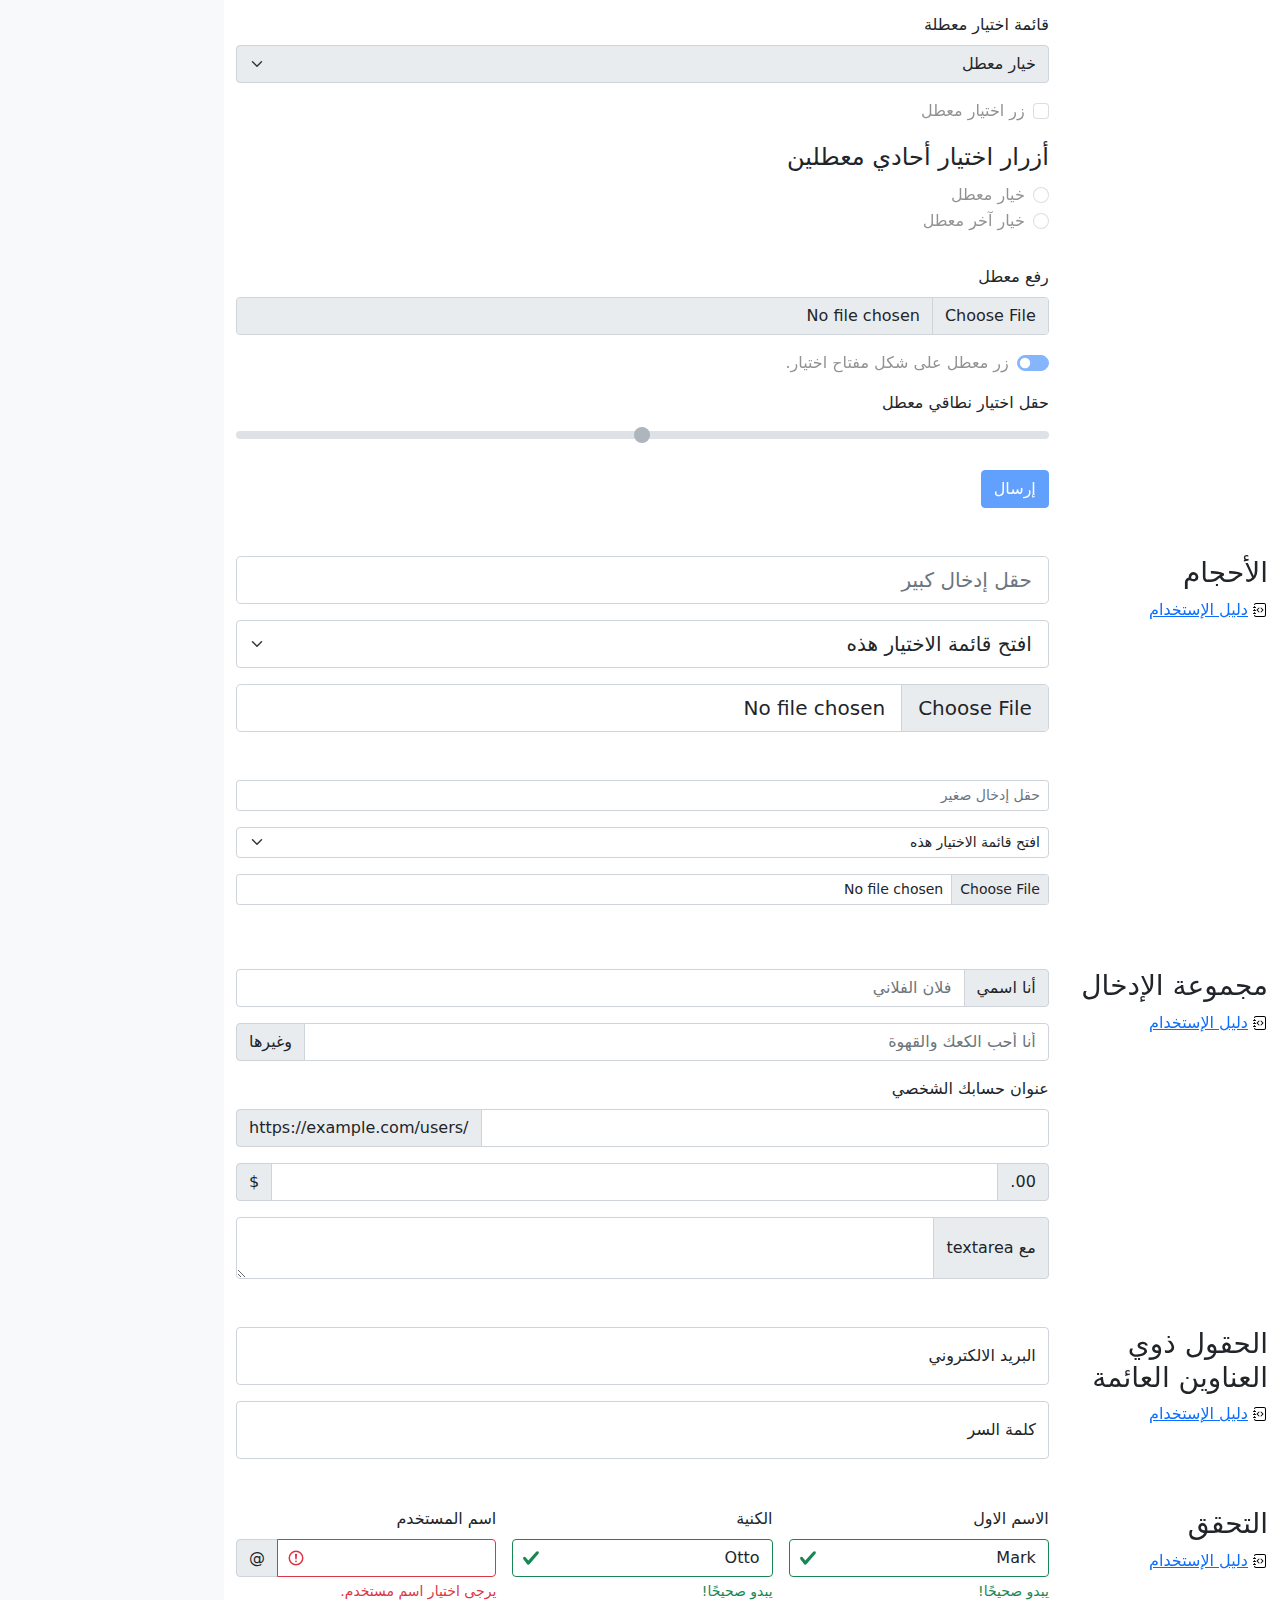
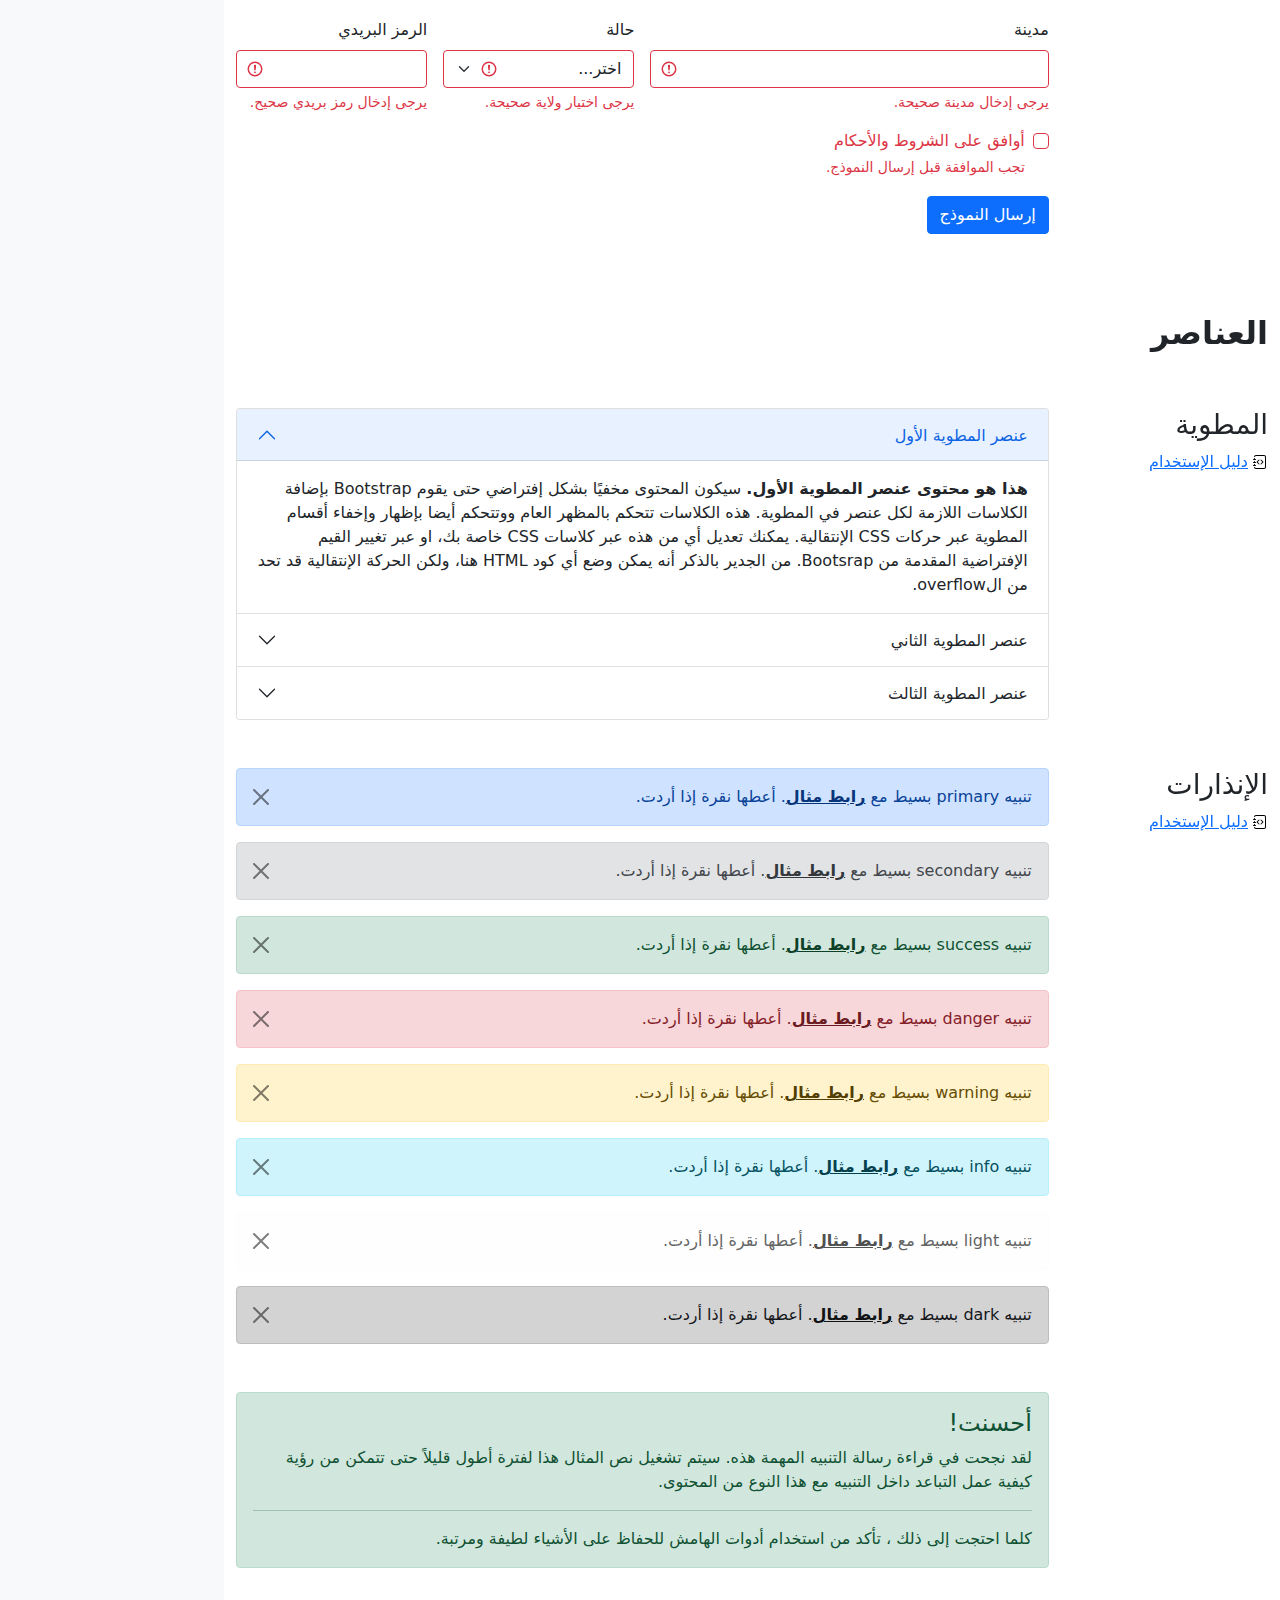
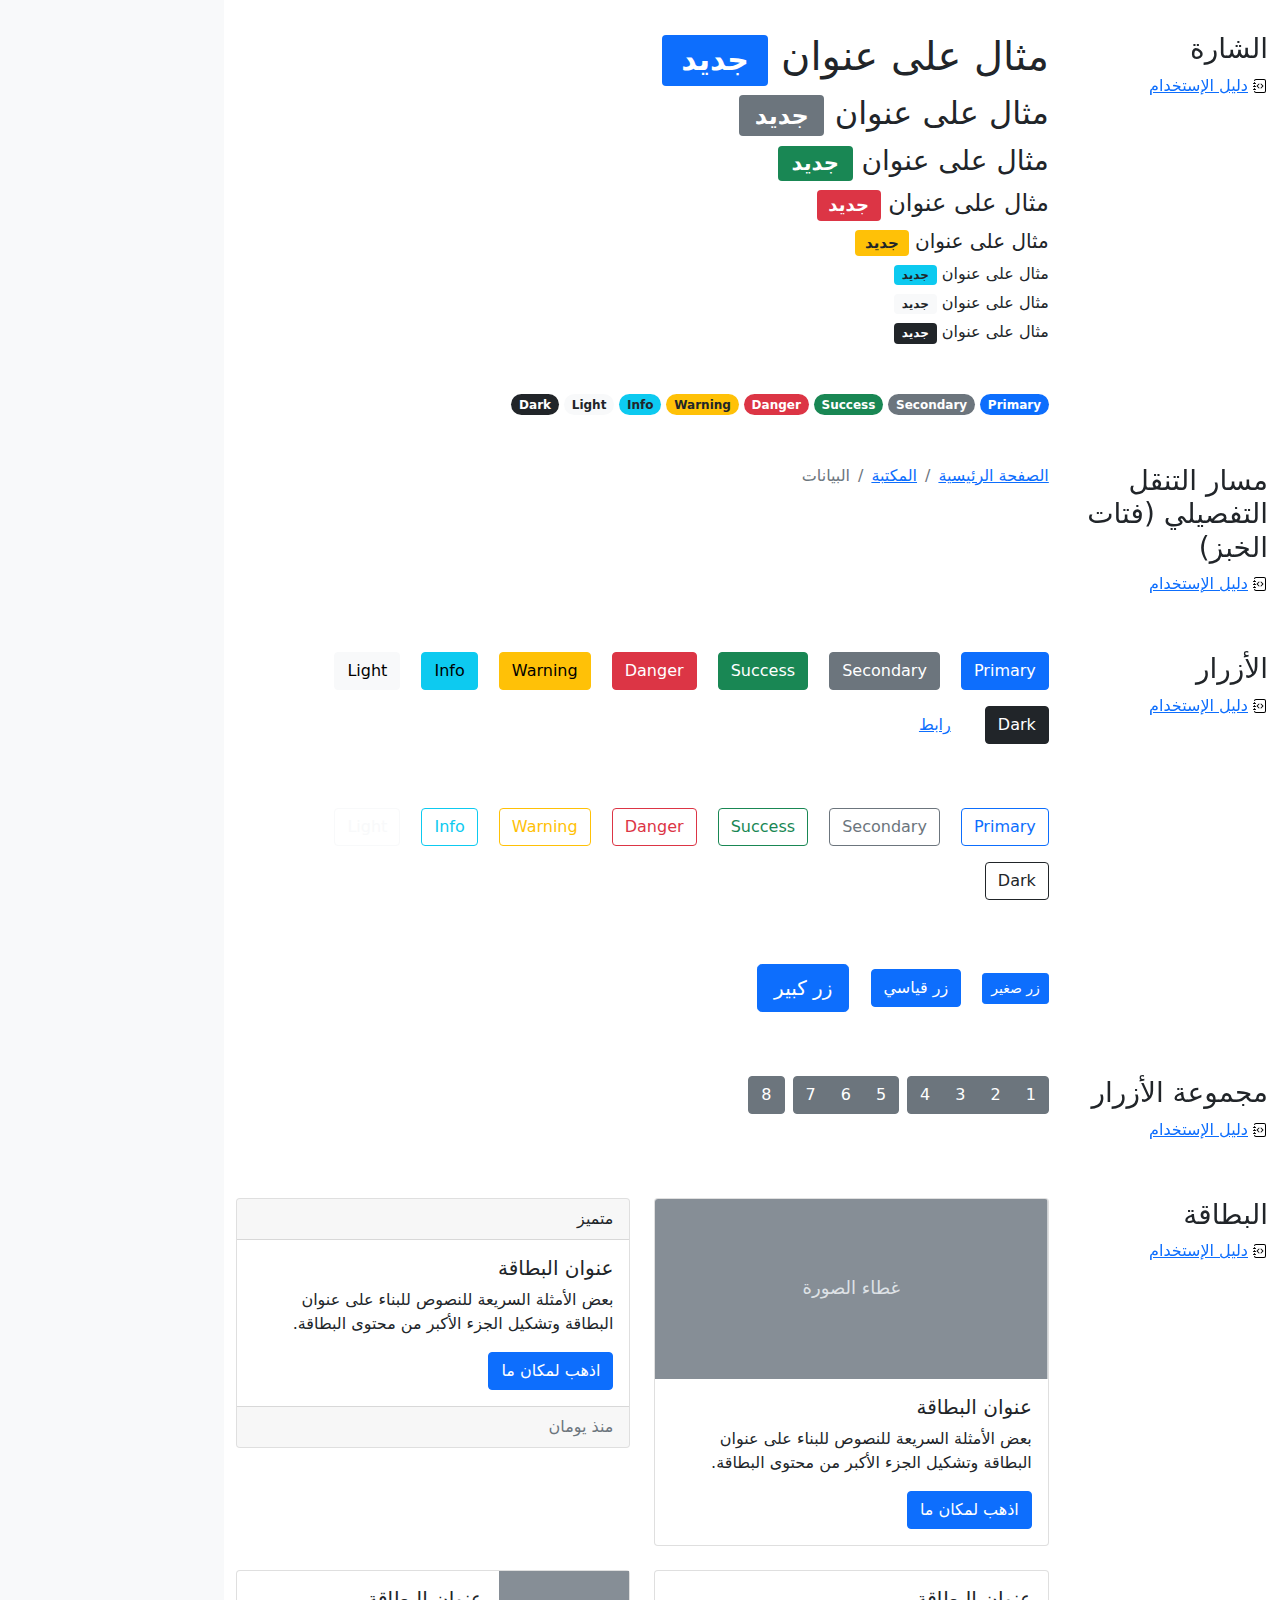
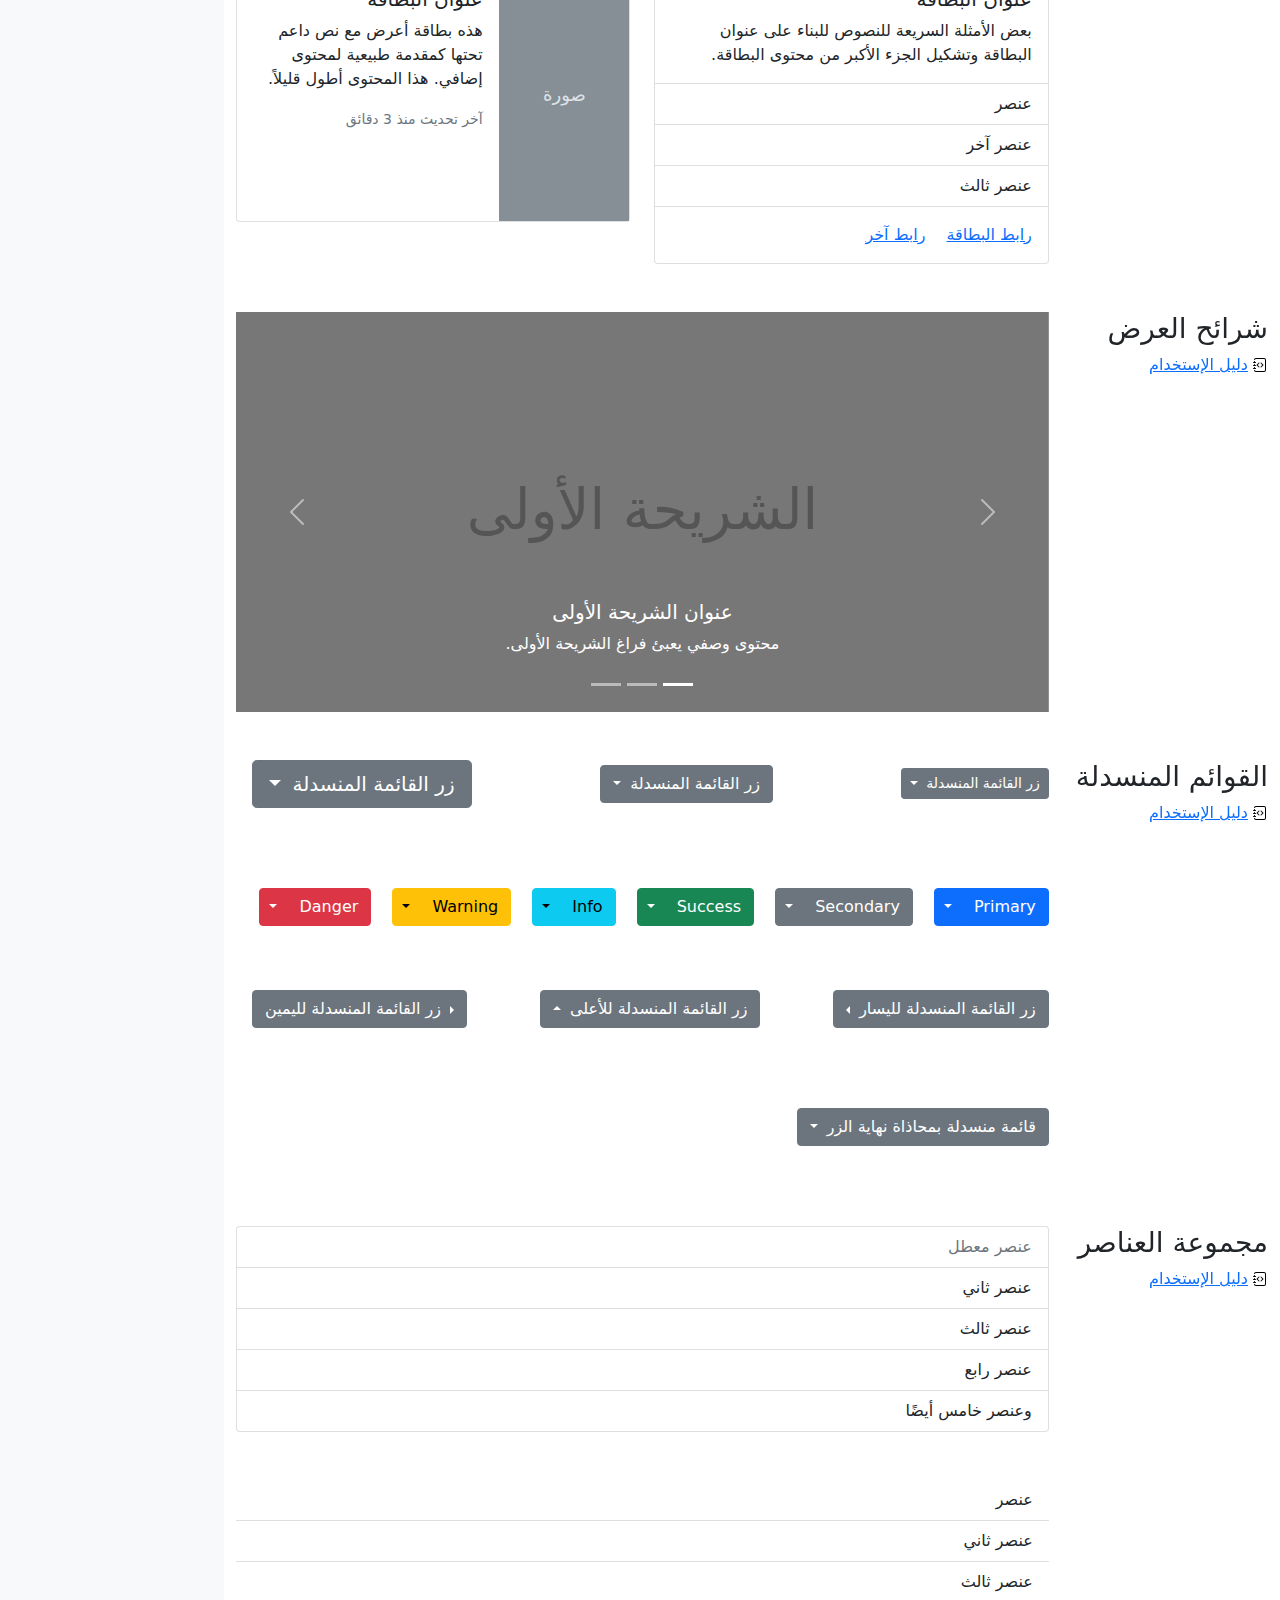
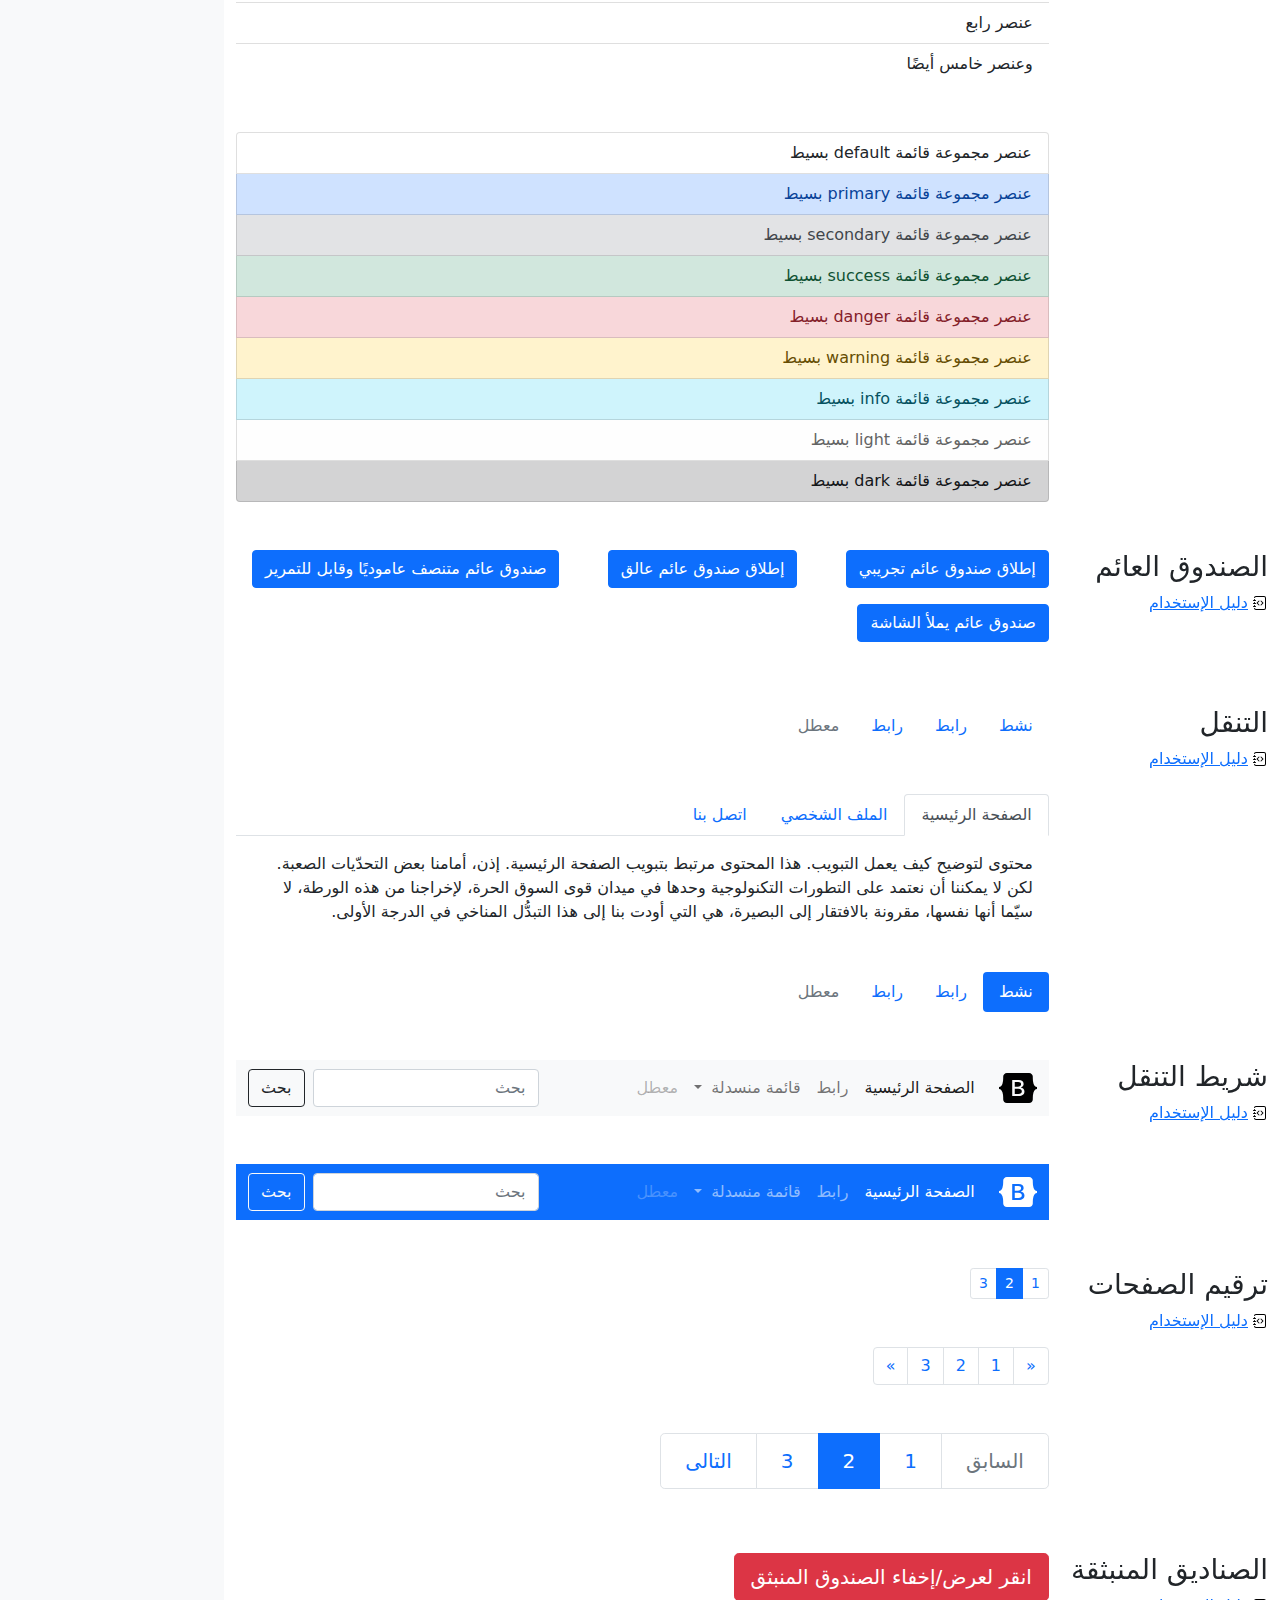
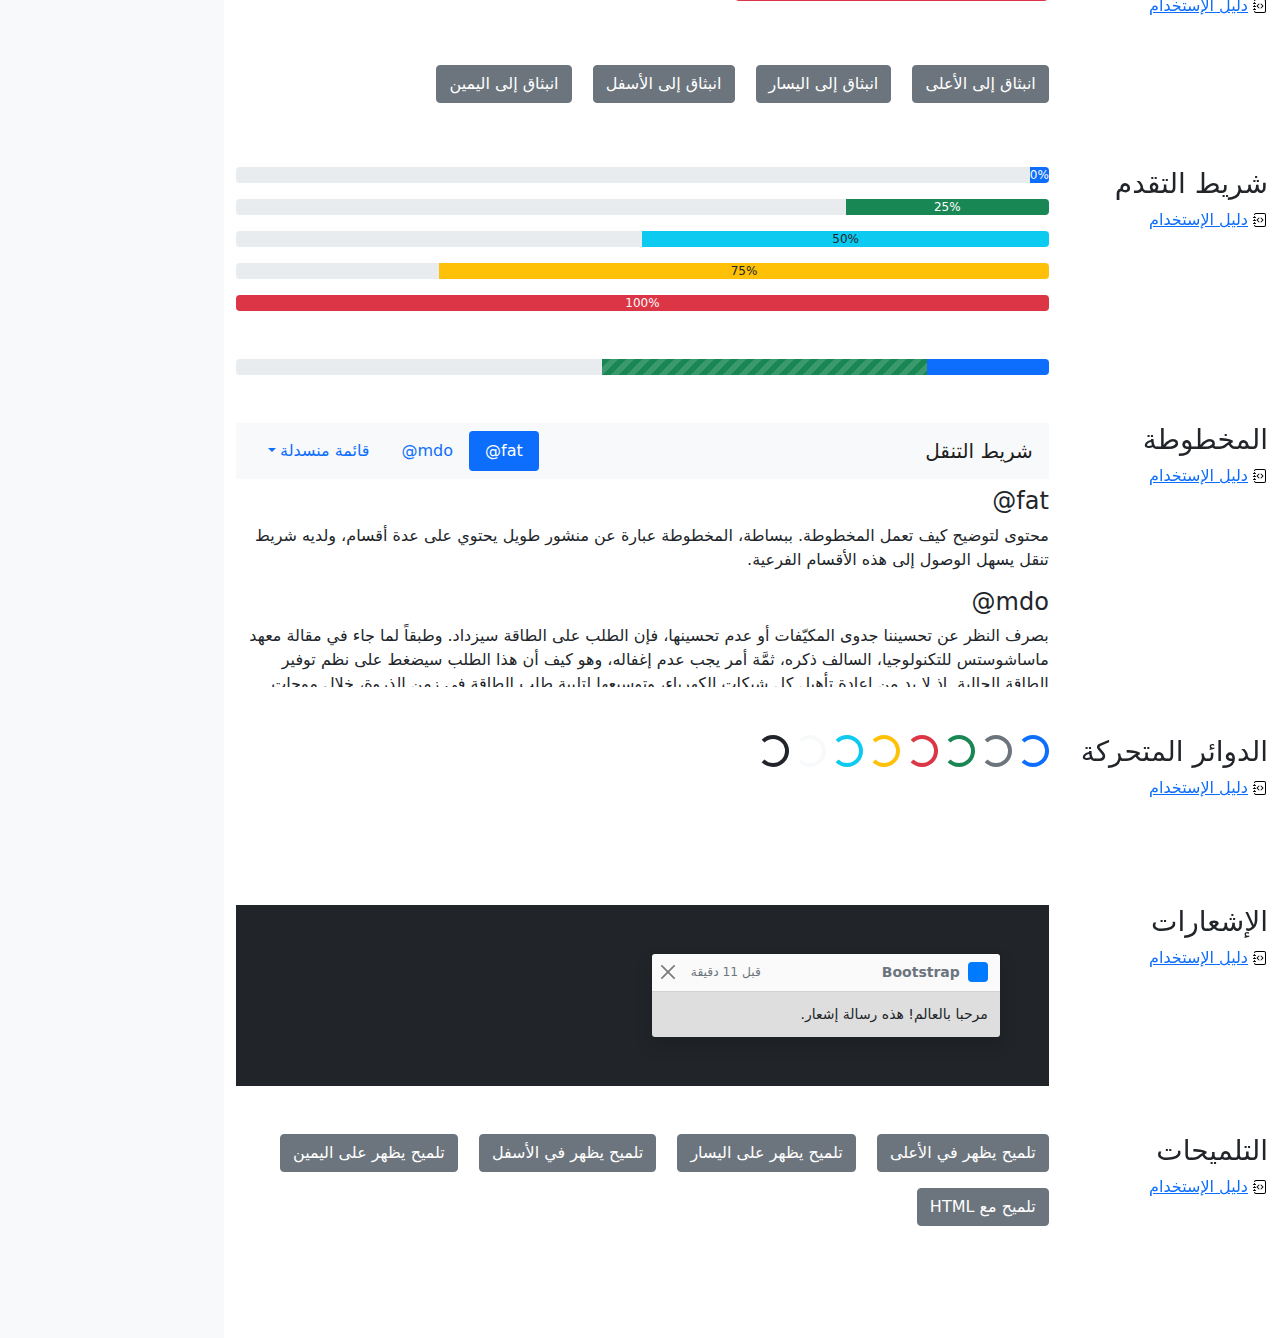
<file: bootstrap-5.0.1-examples/cheatsheet-rtl/index.html>
<!doctype html>
<html lang="ar" dir="rtl">
  <head>
    <meta charset="utf-8">
    <meta name="viewport" content="width=device-width, initial-scale=1">
    <meta name="description" content="">
    <meta name="author" content="Mark Otto, Jacob Thornton, and Bootstrap contributors">
    <meta name="generator" content="Hugo 0.83.1">
    <title>ورقة الغش · Bootstrap v5.0</title>

    <link rel="canonical" href="https://getbootstrap.com/docs/5.0/examples/cheatsheet-rtl/">

    

    <!-- Bootstrap core CSS -->
<link href="../assets/dist/css/bootstrap.rtl.min.css" rel="stylesheet">

    <style>
      .bd-placeholder-img {
        font-size: 1.125rem;
        text-anchor: middle;
        -webkit-user-select: none;
        -moz-user-select: none;
        user-select: none;
      }

      @media (min-width: 768px) {
        .bd-placeholder-img-lg {
          font-size: 3.5rem;
        }
      }
    </style>

    
    <!-- Custom styles for this template -->
    <link href="../cheatsheet/cheatsheet.rtl.css" rel="stylesheet">
  </head>
  <body class="bg-light">
    
<header class="bd-header bg-dark py-3 d-flex align-items-stretch border-bottom border-dark">
  <div class="container-fluid d-flex align-items-center">
    <h1 class="d-flex align-items-center fs-4 text-white mb-0">
      <img src="../assets/brand/bootstrap-logo-white.svg" width="38" height="30" class="me-3" alt="Bootstrap">
      ورقة الغش
    </h1>
    <a href="../examples/cheatsheet/" class="ms-auto link-light" hreflang="en">جدول بيانات LTR</a>
  </div>
</header>
<aside class="bd-aside sticky-xl-top text-muted align-self-start mb-3 mb-xl-5 px-2">
  <h2 class="h6 pt-4 pb-3 mb-4 border-bottom">على هذه الصفحة</h2>
  <nav class="small" id="toc">
    <ul class="list-unstyled">
      <li class="my-2">
        <button class="btn d-inline-flex align-items-center collapsed" data-bs-toggle="collapse" aria-expanded="false" data-bs-target="#contents-collapse" aria-controls="contents-collapse">المحتوى</button>
        <ul class="list-unstyled ps-3 collapse" id="contents-collapse">
          <li><a class="d-inline-flex align-items-center rounded" href="#typography">النصوص</a></li>
          <li><a class="d-inline-flex align-items-center rounded" href="#images">الصور</a></li>
          <li><a class="d-inline-flex align-items-center rounded" href="#tables">الجداول</a></li>
          <li><a class="d-inline-flex align-items-center rounded" href="#figures">النماذج البيانية</a></li>
        </ul>
      </li>
      <li class="my-2">
        <button class="btn d-inline-flex align-items-center collapsed" data-bs-toggle="collapse" aria-expanded="false" data-bs-target="#forms-collapse" aria-controls="forms-collapse">النماذج</button>
        <ul class="list-unstyled ps-3 collapse" id="forms-collapse">
          <li><a class="d-inline-flex align-items-center rounded" href="#overview">نظرة عامة</a></li>
          <li><a class="d-inline-flex align-items-center rounded" href="#disabled-forms">الحقول المعطلة</a></li>
          <li><a class="d-inline-flex align-items-center rounded" href="#sizing">الأحجام</a></li>
          <li><a class="d-inline-flex align-items-center rounded" href="#input-group">مجموعة الإدخال</a></li>
          <li><a class="d-inline-flex align-items-center rounded" href="#floating-labels">الحقول ذوي العناوين العائمة</a></li>
          <li><a class="d-inline-flex align-items-center rounded" href="#validation">التحقق</a></li>
        </ul>
      </li>
      <li class="my-2">
        <button class="btn d-inline-flex align-items-center collapsed" data-bs-toggle="collapse" aria-expanded="false" data-bs-target="#components-collapse" aria-controls="components-collapse">مكونات</button>
        <ul class="list-unstyled ps-3 collapse" id="components-collapse">
          <li><a class="d-inline-flex align-items-center rounded" href="#accordion">المطوية</a></li>
          <li><a class="d-inline-flex align-items-center rounded" href="#alerts">الإنذارات</a></li>
          <li><a class="d-inline-flex align-items-center rounded" href="#badge">الشارة</a></li>
          <li><a class="d-inline-flex align-items-center rounded" href="#breadcrumb">مسار التنقل التفصيلي</a></li>
          <li><a class="d-inline-flex align-items-center rounded" href="#buttons">الأزرار</a></li>
          <li><a class="d-inline-flex align-items-center rounded" href="#button-group">مجموعة الأزرار</a></li>
          <li><a class="d-inline-flex align-items-center rounded" href="#card">البطاقة</a></li>
          <li><a class="d-inline-flex align-items-center rounded" href="#carousel">شرائح العرض</a></li>
          <li><a class="d-inline-flex align-items-center rounded" href="#dropdowns">القوائم المنسدلة</a></li>
          <li><a class="d-inline-flex align-items-center rounded" href="#list-group">مجموعة العناصر</a></li>
          <li><a class="d-inline-flex align-items-center rounded" href="#modal">الصندوق العائم</a></li>
          <li><a class="d-inline-flex align-items-center rounded" href="#navs">التنقل</a></li>
          <li><a class="d-inline-flex align-items-center rounded" href="#navbar">شريط التنقل</a></li>
          <li><a class="d-inline-flex align-items-center rounded" href="#pagination">ترقيم الصفحات</a></li>
          <li><a class="d-inline-flex align-items-center rounded" href="#popovers">الصناديق المنبثقة</a></li>
          <li><a class="d-inline-flex align-items-center rounded" href="#progress">شريط التقدم</a></li>
          <li><a class="d-inline-flex align-items-center rounded" href="#scrollspy">المخطوطة</a></li>
          <li><a class="d-inline-flex align-items-center rounded" href="#spinners">الدوائر المتحركة</a></li>
          <li><a class="d-inline-flex align-items-center rounded" href="#toasts">الإشعارات</a></li>
          <li><a class="d-inline-flex align-items-center rounded" href="#tooltips">التلميحات</a></li>
        </ul>
      </li>
    </ul>
  </nav>
</aside>
<div class="bd-cheatsheet container-fluid bg-body">
  <section id="content">
    <h2 class="sticky-xl-top fw-bold pt-3 pt-xl-5 pb-2 pb-xl-3">المحتوى</h2>

    <article class="my-3" id="typography">
      <div class="bd-heading sticky-xl-top align-self-start mt-5 mb-3 mt-xl-0 mb-xl-2">
        <h3>النصوص</h3>
        <a class="d-flex align-items-center" hreflang="en" href="../content/typography/">دليل الإستخدام</a>
      </div>

      <div>
        <div class="bd-example">
        <p class="display-1">العرض 1</p>
        <p class="display-2">العرض 2</p>
        <p class="display-3">العرض 3</p>
        <p class="display-4">العرض 4</p>
        <p class="display-5">العرض 5</p>
        <p class="display-6">العرض 6</p>
        </div>

        <div class="bd-example">
        <p class="h1">عنوان 1</p>
        <p class="h2">عنوان 2</p>
        <p class="h3">عنوان 3</p>
        <p class="h4">عنوان 4</p>
        <p class="h5">عنوان 5</p>
        <p class="h6">عنوان 6</p>
        </div>

        <div class="bd-example">
        <p class="lead">
          هذه قطعة إملائية متميزة، فهي مصممة لتكون بارزة من بين القطع الإملائية الأخرى.
        </p>
        </div>

        <div class="bd-example">
        <p>يمكنك استخدام تصنيف mark <mark>لتحديد</mark> نص.</p>
        <p><del>من المفترض أن يتم التعامل مع هذا السطر كنص محذوف.</del></p>
        <p><s>من المفترض أن يتم التعامل مع هذا السطر على أنه لم يعد دقيقًا.</s></p>
        <p><ins>من المفترض أن يتم التعامل مع هذا السطر كإضافة إلى المستند.</ins></p>
        <p><u>سيتم عرض النص في هذا السطر كما وتحته خط.</u></p>
        <p><small>من المفترض أن يتم التعامل مع هذا السطر على أنه يحوي تفاصيل صغيرة.</small></p>
        <p><strong>هذا السطر يحوي نص عريض.</strong></p>
        <p><em>هذا السطر يحوي نص مائل.</em></p>
        </div>

        <div class="bd-example">
        <blockquote class="blockquote">
          <p>إقتباس مبهر، موضوع في عنصر blockquote</p>
          <footer class="blockquote-footer">شخص مشهور في <cite title= "عنوان المصدر"> عنوان المصدر </cite></footer>
        </blockquote>
        </div>

        <div class="bd-example">
        <ul class="list-unstyled">
          <li>هذه قائمة عناصر.</li>
          <li>بالرغم من أنها مصممة كي لا تظهر كذلك.</li>
          <li>إلا أنها مجهزة كـ قائمة خلف الكواليس</li>
          <li>هذا التصميم ينطبق فقد على القائمة الرئيسية</li>
          <li>القوائم الفرعية
            <ul>
              <li>لا تتأثر بهذا التصميم</li>
              <li>فهي تظهر عليها علامات الترقيم</li>
              <li>وتحتوي على مساحة فارغة بجوارها</li>
            </ul>
          </li>
          <li>قد يكون هذا التصميم مفيدًا في بعض الأحيان.</li>
        </ul>
        </div>

        <div class="bd-example">
        <ul class="list-inline">
          <li class="list-inline-item">هذا عنصر في قائمة.</li>
          <li class="list-inline-item">وهذا أيضًا.</li>
          <li class="list-inline-item">لكنهم يظهرون متجاورين.</li>
        </ul>
        </div>
      </div>
    </article>
    <article class="my-3" id="images">
      <div class="bd-heading sticky-xl-top align-self-start mt-5 mb-3 mt-xl-0 mb-xl-2">
        <h3>الصور</h3>
        <a class="d-flex align-items-center" hreflang="en" href="../content/images/">دليل الإستخدام</a>
      </div>

      <div>
        <div class="bd-example">
        <svg class="bd-placeholder-img bd-placeholder-img-lg img-fluid" width="100%" height="250" xmlns="http://www.w3.org/2000/svg" role="img" aria-label="Placeholder: صورة مستجيبة" preserveAspectRatio="xMidYMid slice" focusable="false"><title>Placeholder</title><rect width="100%" height="100%" fill="#868e96"/><text x="50%" y="50%" fill="#dee2e6" dy=".3em">صورة مستجيبة</text></svg>

        </div>

        <div class="bd-example">
        <svg class="bd-placeholder-img img-thumbnail" width="200" height="200" xmlns="http://www.w3.org/2000/svg" role="img" aria-label="صورة عنصر نائب مربع عام مع حدود بيضاء حولها ، مما يجعلها تشبه صورة تم التقاطها بكاميرا فورية قديمة: 200x200" preserveAspectRatio="xMidYMid slice" focusable="false"><title>صورة عنصر نائب مربع عام مع حدود بيضاء حولها ، مما يجعلها تشبه صورة تم التقاطها بكاميرا فورية قديمة</title><rect width="100%" height="100%" fill="#868e96"/><text x="50%" y="50%" fill="#dee2e6" dy=".3em">200x200</text></svg>

        </div>
      </div>
    </article>
    <article class="my-3" id="tables">
      <div class="bd-heading sticky-xl-top align-self-start mt-5 mb-3 mt-xl-0 mb-xl-2">
        <h3>الجداول</h3>
        <a class="d-flex align-items-center" hreflang="en" href="../content/tables/">دليل الإستخدام</a>
      </div>

      <div>
        <div class="bd-example">
        <table class="table table-striped">
          <thead>
          <tr>
            <th scope="col">#</th>
            <th scope="col">الاسم الاول</th>
            <th scope="col">الكنية</th>
            <th scope="col">الاسم المستعار</th>
          </tr>
          </thead>
          <tbody>
          <tr>
            <th scope="row">1</th>
            <td>Mark</td>
            <td>Otto</td>
            <td><bdo lang="en" dir="ltr">@mdo</bdo></td>
          </tr>
          <tr>
            <th scope="row">2</th>
            <td>Jacob</td>
            <td>Thornton</td>
            <td><bdo lang="en" dir="ltr">@fat</bdo></td>
          </tr>
          <tr>
            <th scope="row">3</th>
            <td colspan="2">Larry the Bird</td>
            <td><bdo lang="en" dir="ltr">@twitter</bdo></td>
          </tr>
          </tbody>
        </table>
        </div>

        <div class="bd-example">
        <table class="table table-dark table-borderless">
          <thead>
          <tr>
            <th scope="col">#</th>
            <th scope="col">الاسم الاول</th>
            <th scope="col">الكنية</th>
            <th scope="col">الاسم المستعار</th>
          </tr>
          </thead>
          <tbody>
          <tr>
            <th scope="row">1</th>
            <td>Mark</td>
            <td>Otto</td>
            <td><bdo lang="en" dir="ltr">@mdo</bdo></td>
          </tr>
          <tr>
            <th scope="row">2</th>
            <td>Jacob</td>
            <td>Thornton</td>
            <td><bdo lang="en" dir="ltr">@fat</bdo></td>
          </tr>
          <tr>
            <th scope="row">3</th>
            <td colspan="2">Larry the Bird</td>
            <td><bdo lang="en" dir="ltr">@twitter</bdo></td>
          </tr>
          </tbody>
        </table>
        </div>

        <div class="bd-example">
        <table class="table table-hover">
          <thead>
          <tr>
            <th scope="col">Class</th>
            <th scope="col">عنوان</th>
            <th scope="col">عنوان</th>
          </tr>
          </thead>
          <tbody>
          <tr>
            <th scope="row">Default</th>
            <td>خلية</td>
            <td>خلية</td>
          </tr>
          
          <tr class="table-primary">
            <th scope="row">Primary</th>
            <td>خلية</td>
            <td>خلية</td>
          </tr>
          <tr class="table-secondary">
            <th scope="row">Secondary</th>
            <td>خلية</td>
            <td>خلية</td>
          </tr>
          <tr class="table-success">
            <th scope="row">Success</th>
            <td>خلية</td>
            <td>خلية</td>
          </tr>
          <tr class="table-danger">
            <th scope="row">Danger</th>
            <td>خلية</td>
            <td>خلية</td>
          </tr>
          <tr class="table-warning">
            <th scope="row">Warning</th>
            <td>خلية</td>
            <td>خلية</td>
          </tr>
          <tr class="table-info">
            <th scope="row">Info</th>
            <td>خلية</td>
            <td>خلية</td>
          </tr>
          <tr class="table-light">
            <th scope="row">Light</th>
            <td>خلية</td>
            <td>خلية</td>
          </tr>
          <tr class="table-dark">
            <th scope="row">Dark</th>
            <td>خلية</td>
            <td>خلية</td>
          </tr>
          </tbody>
        </table>
        </div>

        <div class="bd-example">
        <table class="table table-sm table-bordered">
          <thead>
          <tr>
            <th scope="col">#</th>
            <th scope="col">الاسم الاول</th>
            <th scope="col">الكنية</th>
            <th scope="col">الاسم المستعار</th>
          </tr>
          </thead>
          <tbody>
          <tr>
            <th scope="row">1</th>
            <td>Mark</td>
            <td>Otto</td>
            <td><bdo lang="en" dir="ltr">@mdo</bdo></td>
          </tr>
          <tr>
            <th scope="row">2</th>
            <td>Jacob</td>
            <td>Thornton</td>
            <td><bdo lang="en" dir="ltr">@fat</bdo></td>
          </tr>
          <tr>
            <th scope="row">3</th>
            <td colspan="2">Larry the Bird</td>
            <td><bdo lang="en" dir="ltr">@twitter</bdo></td>
          </tr>
          </tbody>
        </table>
        </div>
      </div>
    </article>
    <article class="my-3" id="figures">
      <div class="bd-heading sticky-xl-top align-self-start mt-5 mb-3 mt-xl-0 mb-xl-2">
        <h3>النماذج البيانية</h3>
        <a class="d-flex align-items-center" hreflang="en" href="../content/figures/">دليل الإستخدام</a>
      </div>

      <div>
        <div class="bd-example">
        <figure class="figure">
          <svg class="bd-placeholder-img figure-img img-fluid rounded" width="400" height="300" xmlns="http://www.w3.org/2000/svg" role="img" aria-label="Placeholder: 400x300" preserveAspectRatio="xMidYMid slice" focusable="false"><title>Placeholder</title><rect width="100%" height="100%" fill="#868e96"/><text x="50%" y="50%" fill="#dee2e6" dy=".3em">400x300</text></svg>

          <figcaption class="figure-caption">شرح للصورة أعلاه.</figcaption>
        </figure>
        </div>
      </div>
    </article>
  </section>

  <section id="forms">
    <h2 class="sticky-xl-top fw-bold pt-3 pt-xl-5 pb-2 pb-xl-3">النماذج</h2>

    <article class="my-3" id="overview">
      <div class="bd-heading sticky-xl-top align-self-start mt-5 mb-3 mt-xl-0 mb-xl-2">
        <h3>نظرة عامة</h3>
        <a class="d-flex align-items-center" hreflang="en" href="../forms/overview/">دليل الإستخدام</a>
      </div>

      <div>
        <div class="bd-example">
        <form>
          <div class="mb-3">
            <label for="exampleInputEmail1" class="form-label">البريد الإلكتروني</label>
            <input type="email" class="form-control" id="exampleInputEmail1" aria-describedby="emailHelp">
            <div id="emailHelp" class="form-text">لن نقوم بمشاركة بريدك الإلكتروني مع أي شخص آخر.</div>
          </div>
          <div class="mb-3">
            <label for="exampleInputPassword1" class="form-label">كلمة السر</label>
            <input type="password" class="form-control" id="exampleInputPassword1">
          </div>
          <div class="mb-3 form-check">
            <input type="checkbox" class="form-check-input" id="exampleCheck1">
            <label class="form-check-label" for="exampleCheck1">اخترني</label>
          </div>
          <fieldset class="mb-3">
            <legend>أزرار الاختيار الأحادي</legend>
            <div class="form-check">
              <input type="radio" name="radios" class="form-check-input" id="exampleRadio1" checked>
              <label class="form-check-label" for="exampleRadio1">الخيار الافتراضي</label>
            </div>
            <div class="mb-3 form-check">
              <input type="radio" name="radios" class="form-check-input" id="exampleRadio2">
              <label class="form-check-label" for="exampleRadio2">خيار آخر</label>
            </div>
          </fieldset>
          <div class="mb-3">
            <label class="form-label" for="customFile">رفع</label>
            <input type="file" class="form-control" id="customFile">
          </div>
          <div class="mb-3 form-check form-switch">
            <input class="form-check-input" type="checkbox" id="flexSwitchCheckChecked" checked>
            <label class="form-check-label" for="flexSwitchCheckChecked">زر على شكل مفتاح اختيار.</label>
          </div>
          <div class="mb-3">
            <label for="customRange3" class="form-label">مثال على حقل اختيار نطاقي</label>
            <input type="range" class="form-range" min="0" max="5" step="0.5" id="customRange3">
          </div>
          <button type="submit" class="btn btn-primary">إرسال</button>
        </form>
        </div>
      </div>
    </article>
    <article class="my-3" id="disabled-forms">
      <div class="bd-heading sticky-xl-top align-self-start mt-5 mb-3 mt-xl-0 mb-xl-2">
        <h3>الحقول المعطلة</h3>
        <a class="d-flex align-items-center" hreflang="en" href="../forms/overview/#disabled-forms">دليل الإستخدام</a>
      </div>

      <div>
        <div class="bd-example">
        <form>
          <fieldset disabled aria-label="مثال على مجموعة الحقول المعطلة">
            <div class="mb-3">
              <label for="disabledTextInput" class="form-label">حقل إدخال معطل</label>
              <input type="text" id="disabledTextInput" class="form-control" placeholder="حقل إدخال معطل">
            </div>
            <div class="mb-3">
              <label for="disabledSelect" class="form-label">قائمة اختيار معطلة</label>
              <select id="disabledSelect" class="form-select">
                <option>خيار معطل</option>
              </select>
            </div>
            <div class="mb-3">
              <div class="form-check">
                <input class="form-check-input" type="checkbox" id="disabledFieldsetCheck" disabled>
                <label class="form-check-label" for="disabledFieldsetCheck">
                  زر اختيار معطل
                </label>
              </div>
            </div>
            <fieldset class="mb-3">
              <legend>أزرار اختيار أحادي معطلين</legend>
              <div class="form-check">
                <input type="radio" name="radios" class="form-check-input" id="disabledRadio1" disabled>
                <label class="form-check-label" for="disabledRadio1">خيار معطل</label>
              </div>
              <div class="mb-3 form-check">
                <input type="radio" name="radios" class="form-check-input" id="disabledRadio2" disabled>
                <label class="form-check-label" for="disabledRadio2">خيار آخر معطل</label>
              </div>
            </fieldset>
            <div class="mb-3">
              <label class="form-label" for="disabledCustomFile">رفع معطل</label>
              <input type="file" class="form-control" id="disabledCustomFile" disabled>
            </div>
            <div class="mb-3 form-check form-switch">
              <input class="form-check-input" type="checkbox" id="disabledSwitchCheckChecked" checked disabled>
              <label class="form-check-label" for="disabledSwitchCheckChecked">زر معطل على شكل مفتاح اختيار.</label>
            </div>
            <div class="mb-3">
              <label for="disabledRange" class="form-label">حقل اختيار نطاقي معطل</label>
              <input type="range" class="form-range" min="0" max="5" step="0.5" id="disabledRange">
            </div>
            <button type="submit" class="btn btn-primary">إرسال</button>
          </fieldset>
        </form>
        </div>
      </div>
    </article>
    <article class="my-3" id="sizing">
      <div class="bd-heading sticky-xl-top align-self-start mt-5 mb-3 mt-xl-0 mb-xl-2">
        <h3>الأحجام</h3>
        <a class="d-flex align-items-center" hreflang="en" href="../forms/form-control/#sizing">دليل الإستخدام</a>
      </div>

      <div>
        <div class="bd-example">
        <div class="mb-3">
          <input class="form-control form-control-lg" type="text" placeholder="حقل إدخال كبير" aria-label=".form-control-lg مثال">
        </div>
        <div class="mb-3">
          <select class="form-select form-select-lg mb-3" aria-label=".form-select-lg مثال">
            <option selected>افتح قائمة الاختيار هذه</option>
            <option value="1">واحد</option>
            <option value="2">اثنان</option>
            <option value="3">ثلاثة</option>
          </select>
        </div>
        <div class="mb-3">
          <input type="file" class="form-control form-control-lg" aria-label="مثال على إدخال ملف كبير">
        </div>
        </div>

        <div class="bd-example">
        <div class="mb-3">
          <input class="form-control form-control-sm" type="text" placeholder="حقل إدخال صغير" aria-label=".form-control-sm مثال">
        </div>
        <div class="mb-3">
          <select class="form-select form-select-sm" aria-label=".form-select-sm مثال">
            <option selected>افتح قائمة الاختيار هذه</option>
            <option value="1">واحد</option>
            <option value="2">اثنان</option>
            <option value="3">ثلاثة</option>
          </select>
        </div>
        <div class="mb-3">
          <input type="file" class="form-control form-control-sm" aria-label="مثال على إدخال ملف صغير">
        </div>
        </div>
      </div>
    </article>
    <article class="my-3" id="input-group">
      <div class="bd-heading sticky-xl-top align-self-start mt-5 mb-3 mt-xl-0 mb-xl-2">
        <h3>مجموعة الإدخال</h3>
        <a class="d-flex align-items-center" hreflang="en" href="../forms/input-group/">دليل الإستخدام</a>
      </div>

      <div>
        <div class="bd-example">
        <div class="input-group mb-3">
          <span class="input-group-text" id="basic-addon1">أنا اسمي</span>
          <input type="text" class="form-control" placeholder="فلان الفلاني" aria-label="الاسم" aria-describedby="basic-addon1">
        </div>
        <div class="input-group mb-3">
          <input type="text" class="form-control" placeholder="أنا أحب الكعك والقهوة" aria-label="الطعام المفضل" aria-describedby="basic-addon2">
          <span class="input-group-text" id="basic-addon2">وغيرها</span>
        </div>
        <label for="basic-url" class="form-label">عنوان حسابك الشخصي</label>
        <div class="input-group mb-3">
          <input type="text" class="form-control" id="basic-url" aria-describedby="basic-addon3">
          <span class="input-group-text" id="basic-addon3"><bdo lang="en" dir="ltr">https://example.com/users/</bdo></span>
        </div>
        <div class="input-group mb-3">
          <span class="input-group-text"><bdo lang="en" dir="ltr">.00</bdo></span>
          <input type="text" class="form-control" aria-label="المبلغ (لأقرب دولار)">
          <span class="input-group-text">$</span>
        </div>
        <div class="input-group">
          <span class="input-group-text">مع textarea</span>
          <textarea class="form-control" aria-label="مع textarea"></textarea>
        </div>
        </div>
      </div>
    </article>
    <article class="my-3" id="floating-labels">
      <div class="bd-heading sticky-xl-top align-self-start mt-5 mb-3 mt-xl-0 mb-xl-2">
        <h3>الحقول ذوي العناوين العائمة</h3>
        <a class="d-flex align-items-center" href="../forms/floating-labels/">دليل الإستخدام</a>
      </div>

      <div>
        <div class="bd-example">
        <form>
          <div class="form-floating mb-3">
            <input type="email" class="form-control" id="floatingInput" placeholder="name@example.com">
            <label for="floatingInput">البريد الالكتروني</label>
          </div>
          <div class="form-floating">
            <input type="password" class="form-control" id="floatingPassword" placeholder="كلمة السر">
            <label for="floatingPassword">كلمة السر</label>
          </div>
        </form>
        </div>
      </div>
    </article>
    <article class="my-3" id="validation">
      <div class="bd-heading sticky-xl-top align-self-start mt-5 mb-3 mt-xl-0 mb-xl-2">
        <h3>التحقق</h3>
        <a class="d-flex align-items-center" hreflang="en" href="../forms/validation/">دليل الإستخدام</a>
      </div>

      <div>
        <div class="bd-example">
        <form class="row g-3">
          <div class="col-md-4">
            <label for="validationServer01" class="form-label">الاسم الاول</label>
            <input type="text" class="form-control is-valid" id="validationServer01" value="Mark" required>
            <div class="valid-feedback">
              يبدو صحيحًا!
            </div>
          </div>
          <div class="col-md-4">
            <label for="validationServer02" class="form-label">الكنية</label>
            <input type="text" class="form-control is-valid" id="validationServer02" value="Otto" required>
            <div class="valid-feedback">
              يبدو صحيحًا!
            </div>
          </div>
          <div class="col-md-4">
            <label for="validationServerUsername" class="form-label">اسم المستخدم</label>
            <div class="input-group has-validation">
              <input type="text" class="form-control is-invalid" id="validationServerUsername" aria-describedby="inputGroupPrepend3" required>
              <span class="input-group-text" id="inputGroupPrepend3">@</span>
              <div class="invalid-feedback">
                يرجى اختيار اسم مستخدم.
              </div>
            </div>
          </div>
          <div class="col-md-6">
            <label for="validationServer03" class="form-label">مدينة</label>
            <input type="text" class="form-control is-invalid" id="validationServer03" required>
            <div class="invalid-feedback">
              يرجى إدخال مدينة صحيحة.
            </div>
          </div>
          <div class="col-md-3">
            <label for="validationServer04" class="form-label">حالة</label>
            <select class="form-select is-invalid" id="validationServer04" required>
              <option selected disabled value="">اختر...</option>
              <option>...</option>
            </select>
            <div class="invalid-feedback">
              يرجى اختيار ولاية صحيحة.
            </div>
          </div>
          <div class="col-md-3">
            <label for="validationServer05" class="form-label">الرمز البريدي</label>
            <input type="text" class="form-control is-invalid" id="validationServer05" required>
            <div class="invalid-feedback">
              يرجى إدخال رمز بريدي صحيح.
            </div>
          </div>
          <div class="col-12">
            <div class="form-check">
              <input class="form-check-input is-invalid" type="checkbox" value="" id="invalidCheck3" required>
              <label class="form-check-label" for="invalidCheck3">
                أوافق على الشروط والأحكام
              </label>
              <div class="invalid-feedback">
                تجب الموافقة قبل إرسال النموذج.
              </div>
            </div>
          </div>
          <div class="col-12">
            <button class="btn btn-primary" type="submit">إرسال النموذج</button>
          </div>
        </form>
        </div>
      </div>
    </article>
  </section>

  <section id="components">
    <h2 class="sticky-xl-top fw-bold pt-3 pt-xl-5 pb-2 pb-xl-3">العناصر</h2>

    <article class="my-3" id="accordion">
      <div class="bd-heading sticky-xl-top align-self-start mt-5 mb-3 mt-xl-0 mb-xl-2">
        <h3>المطوية</h3>
        <a class="d-flex align-items-center" hreflang="en" href="../components/accordion/">دليل الإستخدام</a>
      </div>

      <div>
        <div class="bd-example">
        <div class="accordion" id="accordionExample">
          <div class="accordion-item">
            <h4 class="accordion-header" id="headingOne">
              <button class="accordion-button" type="button" data-bs-toggle="collapse" data-bs-target="#collapseOne" aria-expanded="true" aria-controls="collapseOne">
                عنصر المطوية الأول
              </button>
            </h4>
            <div id="collapseOne" class="accordion-collapse collapse show" aria-labelledby="headingOne" data-bs-parent="#accordionExample">
              <div class="accordion-body">
                <strong>هذا هو محتوى عنصر المطوية الأول.</strong> سيكون المحتوى مخفيًا بشكل إفتراضي حتى يقوم Bootstrap بإضافة الكلاسات اللازمة لكل عنصر في المطوية. هذه الكلاسات تتحكم بالمظهر العام ووتتحكم أيضا بإظهار وإخفاء أقسام المطوية عبر حركات CSS الإنتقالية. يمكنك تعديل أي من هذه عبر كلاسات CSS خاصة بك، او عبر تغيير القيم الإفتراضية المقدمة من Bootsrap. من الجدير بالذكر أنه يمكن وضع أي كود HTML هنا، ولكن الحركة الإنتقالية قد تحد من الoverflow.
              </div>
            </div>
          </div>
          <div class="accordion-item">
            <h4 class="accordion-header" id="headingTwo">
              <button class="accordion-button collapsed" type="button" data-bs-toggle="collapse" data-bs-target="#collapseTwo" aria-expanded="false" aria-controls="collapseTwo">
                عنصر المطوية الثاني
              </button>
            </h4>
            <div id="collapseTwo" class="accordion-collapse collapse" aria-labelledby="headingTwo" data-bs-parent="#accordionExample">
              <div class="accordion-body">
                <strong>هذا هو محتوى عنصر المطوية الثاني.</strong> سيكون المحتوى مخفيًا بشكل إفتراضي حتى يقوم Bootstrap بإضافة الكلاسات اللازمة لكل عنصر في المطوية. هذه الكلاسات تتحكم بالمظهر العام ووتتحكم أيضا بإظهار وإخفاء أقسام المطوية عبر حركات CSS الإنتقالية. يمكنك تعديل أي من هذه عبر كلاسات CSS خاصة بك، او عبر تغيير القيم الإفتراضية المقدمة من Bootsrap. من الجدير بالذكر أنه يمكن وضع أي كود HTML هنا، ولكن الحركة الإنتقالية قد تحد من الoverflow.
              </div>
            </div>
          </div>
          <div class="accordion-item">
            <h4 class="accordion-header" id="headingThree">
              <button class="accordion-button collapsed" type="button" data-bs-toggle="collapse" data-bs-target="#collapseThree" aria-expanded="false" aria-controls="collapseThree">
                عنصر المطوية الثالث
              </button>
            </h4>
            <div id="collapseThree" class="accordion-collapse collapse" aria-labelledby="headingThree" data-bs-parent="#accordionExample">
              <div class="accordion-body">
                <strong>هذا هو محتوى عنصر المطوية الثالث.</strong> سيكون المحتوى مخفيًا بشكل إفتراضي حتى يقوم Bootstrap بإضافة الكلاسات اللازمة لكل عنصر في المطوية. هذه الكلاسات تتحكم بالمظهر العام ووتتحكم أيضا بإظهار وإخفاء أقسام المطوية عبر حركات CSS الإنتقالية. يمكنك تعديل أي من هذه عبر كلاسات CSS خاصة بك، او عبر تغيير القيم الإفتراضية المقدمة من Bootsrap. من الجدير بالذكر أنه يمكن وضع أي كود HTML هنا، ولكن الحركة الإنتقالية قد تحد من الoverflow.
              </div>
            </div>
          </div>
        </div>
        </div>
      </div>
    </article>
    <article class="my-3" id="alerts">
      <div class="bd-heading sticky-xl-top align-self-start mt-5 mb-3 mt-xl-0 mb-xl-2">
        <h3>الإنذارات</h3>
        <a class="d-flex align-items-center" hreflang="en" href="../components/alerts/">دليل الإستخدام</a>
      </div>

      <div>
        <div class="bd-example">
        
        <div class="alert alert-primary alert-dismissible fade show" role="alert">
          تنبيه primary بسيط مع <a href="#" class="alert-link">رابط مثال</a>. أعطها نقرة إذا أردت.
          <button type="button" class="btn-close" data-bs-dismiss="alert" aria-label="قريب"></button>
        </div>
        <div class="alert alert-secondary alert-dismissible fade show" role="alert">
          تنبيه secondary بسيط مع <a href="#" class="alert-link">رابط مثال</a>. أعطها نقرة إذا أردت.
          <button type="button" class="btn-close" data-bs-dismiss="alert" aria-label="قريب"></button>
        </div>
        <div class="alert alert-success alert-dismissible fade show" role="alert">
          تنبيه success بسيط مع <a href="#" class="alert-link">رابط مثال</a>. أعطها نقرة إذا أردت.
          <button type="button" class="btn-close" data-bs-dismiss="alert" aria-label="قريب"></button>
        </div>
        <div class="alert alert-danger alert-dismissible fade show" role="alert">
          تنبيه danger بسيط مع <a href="#" class="alert-link">رابط مثال</a>. أعطها نقرة إذا أردت.
          <button type="button" class="btn-close" data-bs-dismiss="alert" aria-label="قريب"></button>
        </div>
        <div class="alert alert-warning alert-dismissible fade show" role="alert">
          تنبيه warning بسيط مع <a href="#" class="alert-link">رابط مثال</a>. أعطها نقرة إذا أردت.
          <button type="button" class="btn-close" data-bs-dismiss="alert" aria-label="قريب"></button>
        </div>
        <div class="alert alert-info alert-dismissible fade show" role="alert">
          تنبيه info بسيط مع <a href="#" class="alert-link">رابط مثال</a>. أعطها نقرة إذا أردت.
          <button type="button" class="btn-close" data-bs-dismiss="alert" aria-label="قريب"></button>
        </div>
        <div class="alert alert-light alert-dismissible fade show" role="alert">
          تنبيه light بسيط مع <a href="#" class="alert-link">رابط مثال</a>. أعطها نقرة إذا أردت.
          <button type="button" class="btn-close" data-bs-dismiss="alert" aria-label="قريب"></button>
        </div>
        <div class="alert alert-dark alert-dismissible fade show" role="alert">
          تنبيه dark بسيط مع <a href="#" class="alert-link">رابط مثال</a>. أعطها نقرة إذا أردت.
          <button type="button" class="btn-close" data-bs-dismiss="alert" aria-label="قريب"></button>
        </div>
        </div>

        <div class="bd-example">
        <div class="alert alert-success" role="alert">
          <h4 class="alert-heading">أحسنت!</h4>
          <p>لقد نجحت في قراءة رسالة التنبيه المهمة هذه. سيتم تشغيل نص المثال هذا لفترة أطول قليلاً حتى تتمكن من رؤية كيفية عمل التباعد داخل التنبيه مع هذا النوع من المحتوى.</p>
          <hr>
          <p class="mb-0">كلما احتجت إلى ذلك ، تأكد من استخدام أدوات الهامش للحفاظ على الأشياء لطيفة ومرتبة.</p>
        </div>
        </div>
      </div>
    </article>
    <article class="my-3" id="badge">
      <div class="bd-heading sticky-xl-top align-self-start mt-5 mb-3 mt-xl-0 mb-xl-2">
        <h3>الشارة</h3>
        <a class="d-flex align-items-center" hreflang="en" href="../components/badge/">دليل الإستخدام</a>
      </div>

      <div>
        <div class="bd-example">
        <p class="h1">مثال على عنوان <span class="badge bg-primary">جديد</span></p>
        <p class="h2">مثال على عنوان <span class="badge bg-secondary">جديد</span></p>
        <p class="h3">مثال على عنوان <span class="badge bg-success">جديد</span></p>
        <p class="h4">مثال على عنوان <span class="badge bg-danger">جديد</span></p>
        <p class="h5">مثال على عنوان <span class="badge bg-warning text-dark">جديد</span></p>
        <p class="h6">مثال على عنوان <span class="badge bg-info text-dark">جديد</span></p>
        <p class="h6">مثال على عنوان <span class="badge bg-light text-dark">جديد</span></p>
        <p class="h6">مثال على عنوان <span class="badge bg-dark">جديد</span></p>
        </div>

        <div class="bd-example">
        
        <span class="badge rounded-pill bg-primary">Primary</span>
        <span class="badge rounded-pill bg-secondary">Secondary</span>
        <span class="badge rounded-pill bg-success">Success</span>
        <span class="badge rounded-pill bg-danger">Danger</span>
        <span class="badge rounded-pill bg-warning text-dark">Warning</span>
        <span class="badge rounded-pill bg-info text-dark">Info</span>
        <span class="badge rounded-pill bg-light text-dark">Light</span>
        <span class="badge rounded-pill bg-dark">Dark</span>
        </div>
      </div>
    </article>
    <article class="my-3" id="breadcrumb">
      <div class="bd-heading sticky-xl-top align-self-start mt-5 mb-3 mt-xl-0 mb-xl-2">
        <h3>مسار التنقل التفصيلي (فتات الخبز)</h3>
        <a class="d-flex align-items-center" hreflang="en" href="../components/breadcrumb/">دليل الإستخدام</a>
      </div>

      <div>
        <div class="bd-example">
        <nav aria-label="فتات الخبز">
          <ol class="breadcrumb">
            <li class="breadcrumb-item"><a href="#">الصفحة الرئيسية</a></li>
            <li class="breadcrumb-item"><a href="#">المكتبة</a></li>
            <li class="breadcrumb-item active" aria-current="page">البيانات</li>
          </ol>
        </nav>
        </div>
      </div>
    </article>
    <article class="my-3" id="buttons">
      <div class="bd-heading sticky-xl-top align-self-start mt-5 mb-3 mt-xl-0 mb-xl-2">
        <h3>الأزرار</h3>
        <a class="d-flex align-items-center" hreflang="en" href="../components/buttons/">دليل الإستخدام</a>
      </div>

      <div>
        <div class="bd-example">
        
        <button type="button" class="btn btn-primary">Primary</button>
        <button type="button" class="btn btn-secondary">Secondary</button>
        <button type="button" class="btn btn-success">Success</button>
        <button type="button" class="btn btn-danger">Danger</button>
        <button type="button" class="btn btn-warning">Warning</button>
        <button type="button" class="btn btn-info">Info</button>
        <button type="button" class="btn btn-light">Light</button>
        <button type="button" class="btn btn-dark">Dark</button>

        <button type="button" class="btn btn-link">رابط</button>
        </div>

        <div class="bd-example">
        
        <button type="button" class="btn btn-outline-primary">Primary</button>
        <button type="button" class="btn btn-outline-secondary">Secondary</button>
        <button type="button" class="btn btn-outline-success">Success</button>
        <button type="button" class="btn btn-outline-danger">Danger</button>
        <button type="button" class="btn btn-outline-warning">Warning</button>
        <button type="button" class="btn btn-outline-info">Info</button>
        <button type="button" class="btn btn-outline-light">Light</button>
        <button type="button" class="btn btn-outline-dark">Dark</button>
        </div>

        <div class="bd-example">
        <button type="button" class="btn btn-primary btn-sm">زر صغير</button>
        <button type="button" class="btn btn-primary">زر قياسي</button>
        <button type="button" class="btn btn-primary btn-lg">زر كبير</button>
        </div>
      </div>
    </article>
    <article class="my-3" id="button-group">
      <div class="bd-heading sticky-xl-top align-self-start mt-5 mb-3 mt-xl-0 mb-xl-2">
        <h3>مجموعة الأزرار</h3>
        <a class="d-flex align-items-center" hreflang="en" href="../components/button-group/">دليل الإستخدام</a>
      </div>

      <div>
        <div class="bd-example">
        <div class="btn-toolbar" role="toolbar" aria-label="شريط أدوات مع مجموعات أزرار">
          <div class="btn-group me-2" role="group" aria-label="المجموعة الأولى">
            <button type="button" class="btn btn-secondary">1</button>
            <button type="button" class="btn btn-secondary">2</button>
            <button type="button" class="btn btn-secondary">3</button>
            <button type="button" class="btn btn-secondary">4</button>
          </div>
          <div class="btn-group me-2" role="group" aria-label="المجموعة الثانية">
            <button type="button" class="btn btn-secondary">5</button>
            <button type="button" class="btn btn-secondary">6</button>
            <button type="button" class="btn btn-secondary">7</button>
          </div>
          <div class="btn-group" role="group" aria-label="المجموعة الثالثة">
            <button type="button" class="btn btn-secondary">8</button>
          </div>
        </div>
        </div>
      </div>
    </article>
    <article class="my-3" id="card">
      <div class="bd-heading sticky-xl-top align-self-start mt-5 mb-3 mt-xl-0 mb-xl-2">
        <h3>البطاقة</h3>
        <a class="d-flex align-items-center" hreflang="en" href="../components/card/">دليل الإستخدام</a>
      </div>

      <div>
        <div class="bd-example">
        <div class="row  row-cols-1 row-cols-md-2 g-4">
          <div class="col">
            <div class="card">
              <svg class="bd-placeholder-img card-img-top" width="100%" height="180" xmlns="http://www.w3.org/2000/svg" role="img" aria-label="Placeholder: غطاء الصورة" preserveAspectRatio="xMidYMid slice" focusable="false"><title>Placeholder</title><rect width="100%" height="100%" fill="#868e96"/><text x="50%" y="50%" fill="#dee2e6" dy=".3em">غطاء الصورة</text></svg>

              <div class="card-body">
                <h5 class="card-title">عنوان البطاقة</h5>
                <p class="card-text">بعض الأمثلة السريعة للنصوص للبناء على عنوان البطاقة وتشكيل الجزء الأكبر من محتوى البطاقة.</p>
                <a href="#" class="btn btn-primary">اذهب لمكان ما</a>
              </div>
            </div>
          </div>
          <div class="col">
            <div class="card">
              <div class="card-header">
                متميز
              </div>
              <div class="card-body">
                <h5 class="card-title">عنوان البطاقة</h5>
                <p class="card-text">بعض الأمثلة السريعة للنصوص للبناء على عنوان البطاقة وتشكيل الجزء الأكبر من محتوى البطاقة.</p>
                <a href="#" class="btn btn-primary">اذهب لمكان ما</a>
              </div>
              <div class="card-footer text-muted">
                منذ يومان
              </div>
            </div>
          </div>
          <div class="col">
            <div class="card">
              <div class="card-body">
                <h5 class="card-title">عنوان البطاقة</h5>
                <p class="card-text">بعض الأمثلة السريعة للنصوص للبناء على عنوان البطاقة وتشكيل الجزء الأكبر من محتوى البطاقة.</p>
              </div>
              <ul class="list-group list-group-flush">
                <li class="list-group-item">عنصر</li>
                <li class="list-group-item">عنصر آخر</li>
                <li class="list-group-item">عنصر ثالث</li>
              </ul>
              <div class="card-body">
                <a href="#" class="card-link">رابط البطاقة</a>
                <a href="#" class="card-link">رابط آخر</a>
              </div>
            </div>
          </div>
          <div class="col">
            <div class="card">
              <div class="row g-0">
                <div class="col-md-4">
                  <svg class="bd-placeholder-img" width="100%" height="250" xmlns="http://www.w3.org/2000/svg" role="img" aria-label="Placeholder: صورة" preserveAspectRatio="xMidYMid slice" focusable="false"><title>Placeholder</title><rect width="100%" height="100%" fill="#868e96"/><text x="50%" y="50%" fill="#dee2e6" dy=".3em">صورة</text></svg>

                </div>
                <div class="col-md-8">
                  <div class="card-body">
                    <h5 class="card-title">عنوان البطاقة</h5>
                    <p class="card-text">هذه بطاقة أعرض مع نص داعم تحتها كمقدمة طبيعية لمحتوى إضافي. هذا المحتوى أطول قليلاً.</p>
                    <p class="card-text"><small class="text-muted">آخر تحديث منذ 3 دقائق</small></p>
                  </div>
                </div>
              </div>
            </div>
          </div>
        </div>
        </div>
      </div>
    </article>
    <article class="my-3" id="carousel">
      <div class="bd-heading sticky-xl-top align-self-start mt-5 mb-3 mt-xl-0 mb-xl-2">
        <h3>شرائح العرض</h3>
        <a class="d-flex align-items-center" hreflang="en" href="../components/carousel/">دليل الإستخدام</a>
      </div>

      <div>
        <div class="bd-example">
        <div id="carouselExampleCaptions" class="carousel slide" data-bs-ride="carousel">
          <div class="carousel-indicators">
            <button type="button" data-bs-target="#carouselExampleCaptions" data-bs-slide-to="0" class="active" aria-current="true" aria-label="الشريحة الأولى"></button>
            <button type="button" data-bs-target="#carouselExampleCaptions" data-bs-slide-to="1" aria-label="الشريحة الثانية"></button>
            <button type="button" data-bs-target="#carouselExampleCaptions" data-bs-slide-to="2" aria-label="الشريحة الثالثة"></button>
          </div>
          <div class="carousel-inner">
            <div class="carousel-item active">
              <svg class="bd-placeholder-img bd-placeholder-img-lg d-block w-100" width="800" height="400" xmlns="http://www.w3.org/2000/svg" role="img" aria-label="Placeholder: الشريحة الأولى" preserveAspectRatio="xMidYMid slice" focusable="false"><title>Placeholder</title><rect width="100%" height="100%" fill="#777"/><text x="50%" y="50%" fill="#555" dy=".3em">الشريحة الأولى</text></svg>

              <div class="carousel-caption d-none d-md-block">
                <h5>عنوان الشريحة الأولى</h5>
                <p>محتوى وصفي يعبئ فراغ الشريحة الأولى.</p>
              </div>
            </div>
            <div class="carousel-item">
              <svg class="bd-placeholder-img bd-placeholder-img-lg d-block w-100" width="800" height="400" xmlns="http://www.w3.org/2000/svg" role="img" aria-label="Placeholder: الشريحة الثانية" preserveAspectRatio="xMidYMid slice" focusable="false"><title>Placeholder</title><rect width="100%" height="100%" fill="#666"/><text x="50%" y="50%" fill="#444" dy=".3em">الشريحة الثانية</text></svg>

              <div class="carousel-caption d-none d-md-block">
                <h5>عنوان الشريحة الثانية</h5>
                <p>محتوى وصفي يعبئ فراغ الشريحة الأولى.</p>
              </div>
            </div>
            <div class="carousel-item">
              <svg class="bd-placeholder-img bd-placeholder-img-lg d-block w-100" width="800" height="400" xmlns="http://www.w3.org/2000/svg" role="img" aria-label="Placeholder: الشريحة الثالثة" preserveAspectRatio="xMidYMid slice" focusable="false"><title>Placeholder</title><rect width="100%" height="100%" fill="#555"/><text x="50%" y="50%" fill="#333" dy=".3em">الشريحة الثالثة</text></svg>

              <div class="carousel-caption d-none d-md-block">
                <h5>عنوان الشريحة الثالثة</h5>
                <p>محتوى وصفي يعبئ فراغ الشريحة الأولى.</p>
              </div>
            </div>
          </div>
          <button class="carousel-control-prev" type="button" data-bs-target="#carouselExampleCaptions" data-bs-slide="prev">
            <span class="carousel-control-prev-icon" aria-hidden="true"></span>
            <span class="visually-hidden">السابق</span>
          </button>
          <button class="carousel-control-next" type="button" data-bs-target="#carouselExampleCaptions" data-bs-slide="next">
            <span class="carousel-control-next-icon" aria-hidden="true"></span>
            <span class="visually-hidden">التالي</span>
          </button>
        </div>
        </div>
      </div>
    </article>
    <article class="my-3" id="dropdowns">
      <div class="bd-heading sticky-xl-top align-self-start mt-5 mb-3 mt-xl-0 mb-xl-2">
        <h3>القوائم المنسدلة</h3>
        <a class="d-flex align-items-center" hreflang="en" href="../components/dropdowns/">دليل الإستخدام</a>
      </div>

      <div>
        <div class="bd-example">
        <div class="btn-group w-100 align-items-center justify-content-between flex-wrap">
          <div class="dropdown">
            <button class="btn btn-secondary btn-sm dropdown-toggle" type="button" id="dropdownMenuButtonSM" data-bs-toggle="dropdown" aria-expanded="false">
              زر القائمة المنسدلة
            </button>
            <ul class="dropdown-menu" aria-labelledby="dropdownMenuButtonSM">
              <li><h6 class="dropdown-header">عنوان القائمة المنسدلة</h6></li>
              <li><a class="dropdown-item" href="#">عمل</a></li>
              <li><a class="dropdown-item" href="#">عمل آخر</a></li>
              <li><a class="dropdown-item" href="#">شيء آخر هنا</a></li>
              <li><hr class="dropdown-divider"></li>
              <li><a class="dropdown-item" href="#">رابط منفصل</a></li>
            </ul>
          </div>
          <div class="dropdown">
            <button class="btn btn-secondary dropdown-toggle" type="button" id="dropdownMenuButton" data-bs-toggle="dropdown" aria-expanded="false">
              زر القائمة المنسدلة
            </button>
            <ul class="dropdown-menu" aria-labelledby="dropdownMenuButton">
              <li><h6 class="dropdown-header">عنوان القائمة المنسدلة</h6></li>
              <li><a class="dropdown-item" href="#">عمل</a></li>
              <li><a class="dropdown-item" href="#">عمل آخر</a></li>
              <li><a class="dropdown-item" href="#">شيء آخر هنا</a></li>
              <li><hr class="dropdown-divider"></li>
              <li><a class="dropdown-item" href="#">رابط منفصل</a></li>
            </ul>
          </div>
          <div class="dropdown">
            <button class="btn btn-secondary btn-lg dropdown-toggle" type="button" id="dropdownMenuButtonLG" data-bs-toggle="dropdown" aria-expanded="false">
              زر القائمة المنسدلة
            </button>
            <ul class="dropdown-menu" aria-labelledby="dropdownMenuButtonLG">
              <li><h6 class="dropdown-header">عنوان القائمة المنسدلة</h6></li>
              <li><a class="dropdown-item" href="#">عمل</a></li>
              <li><a class="dropdown-item" href="#">عمل آخر</a></li>
              <li><a class="dropdown-item" href="#">شيء آخر هنا</a></li>
              <li><hr class="dropdown-divider"></li>
              <li><a class="dropdown-item" href="#">رابط منفصل</a></li>
            </ul>
          </div>
        </div>
        </div>

        <div class="bd-example">
        <div class="btn-group">
          <button type="button" class="btn btn-primary">Primary</button>
          <button type="button" class="btn btn-primary dropdown-toggle dropdown-toggle-split" data-bs-toggle="dropdown" aria-expanded="false">
            <span class="visually-hidden">تبديل القائمة المنسدلة</span>
          </button>
          <ul class="dropdown-menu">
            <li><a class="dropdown-item" href="#">عمل</a></li>
            <li><a class="dropdown-item" href="#">عمل آخر</a></li>
            <li><a class="dropdown-item" href="#">شيء آخر هنا</a></li>
          </ul>
        </div><!-- /btn-group -->
        <div class="btn-group">
          <button type="button" class="btn btn-secondary">Secondary</button>
          <button type="button" class="btn btn-secondary dropdown-toggle dropdown-toggle-split" data-bs-toggle="dropdown" aria-expanded="false">
            <span class="visually-hidden">تبديل القائمة المنسدلة</span>
          </button>
          <ul class="dropdown-menu">
            <li><a class="dropdown-item" href="#">عمل</a></li>
            <li><a class="dropdown-item" href="#">عمل آخر</a></li>
            <li><a class="dropdown-item" href="#">شيء آخر هنا</a></li>
          </ul>
        </div><!-- /btn-group -->
        <div class="btn-group">
          <button type="button" class="btn btn-success">Success</button>
          <button type="button" class="btn btn-success dropdown-toggle dropdown-toggle-split" data-bs-toggle="dropdown" aria-expanded="false">
            <span class="visually-hidden">تبديل القائمة المنسدلة</span>
          </button>
          <ul class="dropdown-menu">
            <li><a class="dropdown-item" href="#">عمل</a></li>
            <li><a class="dropdown-item" href="#">عمل آخر</a></li>
            <li><a class="dropdown-item" href="#">شيء آخر هنا</a></li>
          </ul>
        </div><!-- /btn-group -->
        <div class="btn-group">
          <button type="button" class="btn btn-info">Info</button>
          <button type="button" class="btn btn-info dropdown-toggle dropdown-toggle-split" data-bs-toggle="dropdown" aria-expanded="false">
            <span class="visually-hidden">تبديل القائمة المنسدلة</span>
          </button>
          <ul class="dropdown-menu">
            <li><a class="dropdown-item" href="#">عمل</a></li>
            <li><a class="dropdown-item" href="#">عمل آخر</a></li>
            <li><a class="dropdown-item" href="#">شيء آخر هنا</a></li>
          </ul>
        </div><!-- /btn-group -->
        <div class="btn-group">
          <button type="button" class="btn btn-warning">Warning</button>
          <button type="button" class="btn btn-warning dropdown-toggle dropdown-toggle-split" data-bs-toggle="dropdown" aria-expanded="false">
            <span class="visually-hidden">تبديل القائمة المنسدلة</span>
          </button>
          <ul class="dropdown-menu">
            <li><a class="dropdown-item" href="#">عمل</a></li>
            <li><a class="dropdown-item" href="#">عمل آخر</a></li>
            <li><a class="dropdown-item" href="#">شيء آخر هنا</a></li>
          </ul>
        </div><!-- /btn-group -->
        <div class="btn-group">
          <button type="button" class="btn btn-danger">Danger</button>
          <button type="button" class="btn btn-danger dropdown-toggle dropdown-toggle-split" data-bs-toggle="dropdown" aria-expanded="false">
            <span class="visually-hidden">تبديل القائمة المنسدلة</span>
          </button>
          <ul class="dropdown-menu">
            <li><a class="dropdown-item" href="#">عمل</a></li>
            <li><a class="dropdown-item" href="#">عمل آخر</a></li>
            <li><a class="dropdown-item" href="#">شيء آخر هنا</a></li>
          </ul>
        </div><!-- /btn-group -->
        </div>

        <div class="bd-example">
        <div class="btn-group w-100 align-items-center justify-content-between flex-wrap">
          <div class="dropend">
            <button class="btn btn-secondary dropdown-toggle" type="button" id="dropendMenuButton" data-bs-toggle="dropdown" aria-expanded="false">
              زر القائمة المنسدلة لليسار
            </button>
            <ul class="dropdown-menu" aria-labelledby="dropendMenuButton">
              <li><h6 class="dropdown-header">عنوان القائمة المنسدلة</h6></li>
              <li><a class="dropdown-item" href="#">عمل</a></li>
              <li><a class="dropdown-item" href="#">عمل آخر</a></li>
              <li><a class="dropdown-item" href="#">شيء آخر هنا</a></li>
              <li><hr class="dropdown-divider"></li>
              <li><a class="dropdown-item" href="#">رابط منفصل</a></li>
            </ul>
          </div>
          <div class="dropup">
            <button class="btn btn-secondary dropdown-toggle" type="button" id="dropupMenuButton" data-bs-toggle="dropdown" aria-expanded="false">
              زر القائمة المنسدلة للأعلى
            </button>
            <ul class="dropdown-menu" aria-labelledby="dropupMenuButton">
              <li><h6 class="dropdown-header">عنوان القائمة المنسدلة</h6></li>
              <li><a class="dropdown-item" href="#">عمل</a></li>
              <li><a class="dropdown-item" href="#">عمل آخر</a></li>
              <li><a class="dropdown-item" href="#">شيء آخر هنا</a></li>
              <li><hr class="dropdown-divider"></li>
              <li><a class="dropdown-item" href="#">رابط منفصل</a></li>
            </ul>
          </div>
          <div class="dropstart">
            <button class="btn btn-secondary dropdown-toggle" type="button" id="dropstartMenuButton" data-bs-toggle="dropdown" aria-expanded="false">
              زر القائمة المنسدلة لليمين
            </button>
            <ul class="dropdown-menu" aria-labelledby="dropstartMenuButton">
              <li><h6 class="dropdown-header">عنوان القائمة المنسدلة</h6></li>
              <li><a class="dropdown-item" href="#">عمل</a></li>
              <li><a class="dropdown-item" href="#">عمل آخر</a></li>
              <li><a class="dropdown-item" href="#">شيء آخر هنا</a></li>
              <li><hr class="dropdown-divider"></li>
              <li><a class="dropdown-item" href="#">رابط منفصل</a></li>
            </ul>
          </div>
        </div>
        </div>

        <div class="bd-example">
        <div class="btn-group">
          <div class="dropdown">
            <button class="btn btn-secondary dropdown-toggle" type="button" id="dropdownRightMenuButton" data-bs-toggle="dropdown" aria-expanded="false">
              قائمة منسدلة بمحاذاة نهاية الزر
            </button>
            <ul class="dropdown-menu dropdown-menu-end" aria-labelledby="dropdownRightMenuButton">
              <li><h6 class="dropdown-header">عنوان القائمة المنسدلة</h6></li>
              <li><a class="dropdown-item" href="#">عمل</a></li>
              <li><a class="dropdown-item" href="#">عمل آخر</a></li>
              <li><hr class="dropdown-divider"></li>
              <li><a class="dropdown-item" href="#">رابط منفصل</a></li>
            </ul>
          </div>
        </div>
        </div>
      </div>
    </article>
    <article class="my-3" id="list-group">
      <div class="bd-heading sticky-xl-top align-self-start mt-5 mb-3 mt-xl-0 mb-xl-2">
        <h3>مجموعة العناصر</h3>
        <a class="d-flex align-items-center" hreflang="en" href="../components/list-group/">دليل الإستخدام</a>
      </div>

      <div>
        <div class="bd-example">
        <ul class="list-group">
          <li class="list-group-item disabled" aria-disabled="true">عنصر معطل</li>
          <li class="list-group-item">عنصر ثاني</li>
          <li class="list-group-item">عنصر ثالث</li>
          <li class="list-group-item">عنصر رابع</li>
          <li class="list-group-item">وعنصر خامس أيضًا</li>
        </ul>
        </div>

        <div class="bd-example">
        <ul class="list-group list-group-flush">
          <li class="list-group-item">عنصر</li>
          <li class="list-group-item">عنصر ثاني</li>
          <li class="list-group-item">عنصر ثالث</li>
          <li class="list-group-item">عنصر رابع</li>
          <li class="list-group-item">وعنصر خامس أيضًا</li>
        </ul>
        </div>

        <div class="bd-example">
        <div class="list-group">
          <a href="#" class="list-group-item list-group-item-action">عنصر مجموعة قائمة default بسيط</a>
          
          <a href="#" class="list-group-item list-group-item-action list-group-item-primary">عنصر مجموعة قائمة primary بسيط</a>
          <a href="#" class="list-group-item list-group-item-action list-group-item-secondary">عنصر مجموعة قائمة secondary بسيط</a>
          <a href="#" class="list-group-item list-group-item-action list-group-item-success">عنصر مجموعة قائمة success بسيط</a>
          <a href="#" class="list-group-item list-group-item-action list-group-item-danger">عنصر مجموعة قائمة danger بسيط</a>
          <a href="#" class="list-group-item list-group-item-action list-group-item-warning">عنصر مجموعة قائمة warning بسيط</a>
          <a href="#" class="list-group-item list-group-item-action list-group-item-info">عنصر مجموعة قائمة info بسيط</a>
          <a href="#" class="list-group-item list-group-item-action list-group-item-light">عنصر مجموعة قائمة light بسيط</a>
          <a href="#" class="list-group-item list-group-item-action list-group-item-dark">عنصر مجموعة قائمة dark بسيط</a>
        </div>
        </div>
      </div>
    </article>
    <article class="my-3" id="modal">
      <div class="bd-heading sticky-xl-top align-self-start mt-5 mb-3 mt-xl-0 mb-xl-2">
        <h3>الصندوق العائم</h3>
        <a class="d-flex align-items-center" hreflang="en" href="../components/modal/">دليل الإستخدام</a>
      </div>

      <div>
        <div class="bd-example">
        <div class="d-flex justify-content-between flex-wrap">
          <button type="button" class="btn btn-primary" data-bs-toggle="modal" data-bs-target="#exampleModalDefault">
            إطلاق صندوق عائم تجريبي
          </button>
          <button type="button" class="btn btn-primary" data-bs-toggle="modal" data-bs-target="#staticBackdropLive">
            إطلاق صندوق عائم عالق
          </button>
          <button type="button" class="btn btn-primary" data-bs-toggle="modal" data-bs-target="#exampleModalCenteredScrollable">
            صندوق عائم متنصف عاموديًا وقابل للتمرير
          </button>
          <button type="button" class="btn btn-primary" data-bs-toggle="modal" data-bs-target="#exampleModalFullscreen">
            صندوق عائم يملأ الشاشة
          </button>
        </div>
        </div>
      </div>
    </article>
    <article class="my-3" id="navs">
      <div class="bd-heading sticky-xl-top align-self-start mt-5 mb-3 mt-xl-0 mb-xl-2">
        <h3>التنقل</h3>
        <a class="d-flex align-items-center" hreflang="en" href="../components/navs-tabs/">دليل الإستخدام</a>
      </div>

      <div>
        <div class="bd-example">
        <nav class="nav">
          <a class="nav-link active" aria-current="page" href="#">نشط</a>
          <a class="nav-link" href="#">رابط</a>
          <a class="nav-link" href="#">رابط</a>
          <a class="nav-link disabled" href="#" tabindex="-1" aria-disabled="true">معطل</a>
        </nav>
        </div>

        <div class="bd-example">
        <nav>
          <div class="nav nav-tabs mb-3" id="nav-tab" role="tablist">
            <button class="nav-link active" id="nav-home-tab" data-bs-toggle="tab" data-bs-target="#nav-home" type="button" role="tab" aria-controls="nav-home" aria-selected="true">الصفحة الرئيسية</button>
            <button class="nav-link" id="nav-profile-tab" data-bs-toggle="tab" data-bs-target="#nav-profile" type="button" role="tab" aria-controls="nav-profile" aria-selected="false">الملف الشخصي</button>
            <button class="nav-link" id="nav-contact-tab" data-bs-toggle="tab" data-bs-target="#nav-contact" type="button" role="tab" aria-controls="nav-contact" aria-selected="false">اتصل بنا</button>
          </div>
        </nav>
        <div class="tab-content" id="nav-tabContent">
          <div class="tab-pane fade show active" id="nav-home" role="tabpanel" aria-labelledby="nav-home-tab">
            <p class="px-3">محتوى لتوضيح كيف يعمل التبويب. هذا المحتوى مرتبط بتبويب الصفحة الرئيسية. إذن، أمامنا بعض التحدّيات الصعبة. لكن لا يمكننا أن نعتمد على التطورات التكنولوجية وحدها في ميدان قوى السوق الحرة، لإخراجنا من هذه الورطة، لا سيّما أنها نفسها، مقرونة بالافتقار إلى البصيرة، هي التي أودت بنا إلى هذا التبدُّل المناخي في الدرجة الأولى.</p>
          </div>
          <div class="tab-pane fade" id="nav-profile" role="tabpanel" aria-labelledby="nav-profile-tab">
            <p class="px-3">محتوى لتوضيح كيف يعمل التبويب. هذا المحتوى مرتبط بتبويب الملف الشخصي. معظم البشر في بلدان العالَم النامي، لم يقتنوا بعد مكيّفهم الأول، والمشكلة إلى ازدياد. فمعظم البلدان النامية هي من البلدان الأشد حرارة والأكثر اكتظاظًا بالسكان في العالم.</p>
          </div>
          <div class="tab-pane fade" id="nav-contact" role="tabpanel" aria-labelledby="nav-contact-tab">
            <p class="px-3">محتوى لتوضيح كيف يعمل التبويب. هذا المحتوى مرتبط بتبويب الاتصال بنا. أمامنا بعض التحدّيات الصعبة. لكن لا يمكننا أن نعتمد على التطورات التكنولوجية وحدها في ميدان قوى السوق الحرة، بل يجب وضع معايير جدوى جديدة لشركات البناء ومعايير أعلى لجدوى التكييف من أجل تحفيز الحلول المستدامة قانونيًا.</p>
          </div>
        </div>
        </div>

        <div class="bd-example">
        <ul class="nav nav-pills">
          <li class="nav-item">
            <a class="nav-link active" aria-current="page" href="#">نشط</a>
          </li>
          <li class="nav-item">
            <a class="nav-link" href="#">رابط</a>
          </li>
          <li class="nav-item">
            <a class="nav-link" href="#">رابط</a>
          </li>
          <li class="nav-item">
            <a class="nav-link disabled" href="#" tabindex="-1" aria-disabled="true">معطل</a>
          </li>
        </ul>
        </div>
      </div>
    </article>
    <article class="my-3" id="navbar">
      <div class="bd-heading sticky-xl-top align-self-start mt-5 mb-3 mt-xl-0 mb-xl-2">
        <h3>شريط التنقل</h3>
        <a class="d-flex align-items-center" hreflang="en" href="../components/navbar/">دليل الإستخدام</a>
      </div>

      <div>
        <div class="bd-example">
        <nav class="navbar navbar-expand-lg navbar-light bg-light">
          <div class="container-fluid">
            <a class="navbar-brand" href="#">
              <img src="../assets/brand/bootstrap-logo-white.svg" width="38" height="30" class="d-inline-block align-top" alt="Bootstrap" loading="lazy"
                   style="filter: invert(1) grayscale(100%) brightness(200%);">
            </a>
            <button class="navbar-toggler" type="button" data-bs-toggle="collapse" data-bs-target="#navbarSupportedContent" aria-controls="navbarSupportedContent" aria-expanded="false" aria-label="تبديل التنقل">
              <span class="navbar-toggler-icon"></span>
            </button>
            <div class="collapse navbar-collapse" id="navbarSupportedContent">
              <ul class="navbar-nav me-auto mb-2 mb-lg-0">
                <li class="nav-item">
                  <a class="nav-link active" aria-current="page" href="#">الصفحة الرئيسية</a>
                </li>
                <li class="nav-item">
                  <a class="nav-link" href="#">رابط</a>
                </li>
                <li class="nav-item dropdown">
                  <a class="nav-link dropdown-toggle" href="#" id="navbarDropdown" role="button" data-bs-toggle="dropdown" aria-expanded="false">
                    قائمة منسدلة
                  </a>
                  <ul class="dropdown-menu" aria-labelledby="navbarDropdown">
                    <li><a class="dropdown-item" href="#">عمل</a></li>
                    <li><a class="dropdown-item" href="#">عمل آخر</a></li>
                    <li><hr class="dropdown-divider"></li>
                    <li><a class="dropdown-item" href="#">شيء آخر هنا</a></li>
                  </ul>
                </li>
                <li class="nav-item">
                  <a class="nav-link disabled" href="#" tabindex="-1" aria-disabled="true">معطل</a>
                </li>
              </ul>
              <form class="d-flex">
                <input class="form-control me-2" type="search" placeholder="بحث" aria-label="بحث">
                <button class="btn btn-outline-dark" type="submit">بحث</button>
              </form>
            </div>
          </div>
        </nav>

        <nav class="navbar navbar-expand-lg navbar-dark bg-primary mt-5">
          <div class="container-fluid">
            <a class="navbar-brand" href="#">
              <img src="../assets/brand/bootstrap-logo-white.svg" width="38" height="30" class="d-inline-block align-top" alt="Bootstrap" loading="lazy">
            </a>
            <button class="navbar-toggler" type="button" data-bs-toggle="collapse" data-bs-target="#navbarSupportedContent2" aria-controls="navbarSupportedContent2" aria-expanded="false" aria-label="تبديل التنقل">
              <span class="navbar-toggler-icon"></span>
            </button>
            <div class="collapse navbar-collapse" id="navbarSupportedContent2">
              <ul class="navbar-nav me-auto mb-2 mb-lg-0">
                <li class="nav-item">
                  <a class="nav-link active" aria-current="page" href="#">الصفحة الرئيسية</a>
                </li>
                <li class="nav-item">
                  <a class="nav-link" href="#">رابط</a>
                </li>
                <li class="nav-item dropdown">
                  <a class="nav-link dropdown-toggle" href="#" id="navbarDropdown2" role="button" data-bs-toggle="dropdown" aria-expanded="false">
                    قائمة منسدلة
                  </a>
                  <ul class="dropdown-menu" aria-labelledby="navbarDropdown2">
                    <li><a class="dropdown-item" href="#">عمل</a></li>
                    <li><a class="dropdown-item" href="#">عمل آخر</a></li>
                    <li><hr class="dropdown-divider"></li>
                    <li><a class="dropdown-item" href="#">شيء آخر هنا</a></li>
                  </ul>
                </li>
                <li class="nav-item">
                  <a class="nav-link disabled" href="#" tabindex="-1" aria-disabled="true">معطل</a>
                </li>
              </ul>
              <form class="d-flex">
                <input class="form-control me-2" type="search" placeholder="بحث" aria-label="بحث">
                <button class="btn btn-outline-light" type="submit">بحث</button>
              </form>
            </div>
          </div>
        </nav>
        </div>
      </div>
    </article>
    <article class="my-3" id="pagination">
      <div class="bd-heading sticky-xl-top align-self-start mt-5 mb-3 mt-xl-0 mb-xl-2">
        <h3>ترقيم الصفحات</h3>
        <a class="d-flex align-items-center" hreflang="en" href="../components/pagination/">دليل الإستخدام</a>
      </div>

      <div>
        <div class="bd-example">
        <nav aria-label="مثال ترقيم الصفحات">
          <ul class="pagination pagination-sm">
            <li class="page-item"><a class="page-link" href="#">1</a></li>
            <li class="page-item active" aria-current="page">
              <a class="page-link" href="#">2</a>
            </li>
            <li class="page-item"><a class="page-link" href="#">3</a></li>
          </ul>
        </nav>
        </div>

        <div class="bd-example">
        <nav aria-label="مثال قياسي لترقيم الصفحات">
          <ul class="pagination">
            <li class="page-item">
              <a class="page-link" href="#" aria-label="السابق">
                <span aria-hidden="true">&laquo;</span>
              </a>
            </li>
            <li class="page-item"><a class="page-link" href="#">1</a></li>
            <li class="page-item"><a class="page-link" href="#">2</a></li>
            <li class="page-item"><a class="page-link" href="#">3</a></li>
            <li class="page-item">
              <a class="page-link" href="#" aria-label="التالي">
                <span aria-hidden="true">&raquo;</span>
              </a>
            </li>
          </ul>
        </nav>
        </div>

        <div class="bd-example">
        <nav aria-label="مثال آخر لترقيم الصفحات">
          <ul class="pagination pagination-lg flex-wrap">
            <li class="page-item disabled">
              <a class="page-link" href="#" tabindex="-1" aria-disabled="true">السابق</a>
            </li>
            <li class="page-item"><a class="page-link" href="#">1</a></li>
            <li class="page-item active" aria-current="page">
              <a class="page-link" href="#">2</a>
            </li>
            <li class="page-item"><a class="page-link" href="#">3</a></li>
            <li class="page-item">
              <a class="page-link" href="#">التالى</a>
            </li>
          </ul>
        </nav>
        </div>
      </div>
    </article>
    <article class="my-3" id="popovers">
      <div class="bd-heading sticky-xl-top align-self-start mt-5 mb-3 mt-xl-0 mb-xl-2">
        <h3>الصناديق المنبثقة</h3>
        <a class="d-flex align-items-center" hreflang="en" href="../components/popovers/">دليل الإستخدام</a>
      </div>

      <div>
        <div class="bd-example">
        <button type="button" class="btn btn-lg btn-danger" data-bs-toggle="popover" title="عنوان الصندوق المنبثق" data-bs-content="وإليك بعض المحتويات الرائعة. إنه آسر للغاية. أليس كذلك؟">
        انقر لعرض/إخفاء الصندوق المنبثق
        </button>
        </div>

        <div class="bd-example">
        <button type="button" class="btn btn-secondary" data-bs-container="body" data-bs-toggle="popover" data-bs-placement="top" data-bs-content="نجمٌ و لكنه ليس في السماء، بل في أعماق البحار و المحيطات!">
          انبثاق إلى الأعلى
        </button>
        <button type="button" class="btn btn-secondary" data-bs-container="body" data-bs-toggle="popover" data-bs-placement="right" data-bs-content="نجمٌ و لكنه ليس في السماء، بل في أعماق البحار و المحيطات!">
          انبثاق إلى اليسار
        </button>
        <button type="button" class="btn btn-secondary" data-bs-container="body" data-bs-toggle="popover" data-bs-placement="bottom" data-bs-content="نجمٌ و لكنه ليس في السماء، بل في أعماق البحار و المحيطات!">
          انبثاق إلى الأسفل
        </button>
        <button type="button" class="btn btn-secondary" data-bs-container="body" data-bs-toggle="popover" data-bs-placement="left" data-bs-content="نجمٌ و لكنه ليس في السماء، بل في أعماق البحار و المحيطات!">
          انبثاق إلى اليمين
        </button>
        </div>
      </div>
    </article>
    <article class="my-3" id="progress">
      <div class="bd-heading sticky-xl-top align-self-start mt-5 mb-3 mt-xl-0 mb-xl-2">
        <h3>شريط التقدم</h3>
        <a class="d-flex align-items-center" hreflang="en" href="../components/progress/">دليل الإستخدام</a>
      </div>

      <div>
        <div class="bd-example">
        <div class="progress mb-3">
          <div class="progress-bar" role="progressbar" aria-valuenow="0" aria-valuemin="0" aria-valuemax="100">0%</div>
        </div>
        <div class="progress mb-3">
          <div class="progress-bar bg-success w-25" role="progressbar" aria-valuenow="25" aria-valuemin="0" aria-valuemax="100">25%</div>
        </div>
        <div class="progress mb-3">
          <div class="progress-bar bg-info text-dark w-50" role="progressbar" aria-valuenow="50" aria-valuemin="0" aria-valuemax="100">50%</div>
        </div>
        <div class="progress mb-3">
          <div class="progress-bar bg-warning text-dark w-75" role="progressbar" aria-valuenow="75" aria-valuemin="0" aria-valuemax="100">75%</div>
        </div>
        <div class="progress">
          <div class="progress-bar bg-danger w-100" role="progressbar" aria-valuenow="100" aria-valuemin="0" aria-valuemax="100">100%</div>
        </div>
        </div>

        <div class="bd-example">
        <div class="progress">
          <div class="progress-bar" role="progressbar" style="width: 15%" aria-valuenow="15" aria-valuemin="0" aria-valuemax="100"></div>
          <div class="progress-bar progress-bar-striped progress-bar-animated bg-success" role="progressbar" style="width: 40%" aria-valuenow="40" aria-valuemin="0" aria-valuemax="100"></div>
        </div>
        </div>
      </div>
    </article>
    <article class="my-3" id="scrollspy">
      <div class="bd-heading sticky-xl-top align-self-start mt-5 mb-3 mt-xl-0 mb-xl-2">
        <h3>المخطوطة</h3>
        <a class="d-flex align-items-center" hreflang="en" href="../components/scrollspy/">دليل الإستخدام</a>
      </div>

      <div>
        <div class="bd-example">
          <nav id="navbar-example2" class="navbar navbar-light bg-light px-3">
            <a class="navbar-brand" href="#">شريط التنقل</a>
            <ul class="nav nav-pills">
              <li class="nav-item">
                <a class="nav-link" href="#fat"><bdi lang="en" dir="ltr">@fat</bdi></a>
              </li>
              <li class="nav-item">
                <a class="nav-link" href="#mdo"><bdi lang="en" dir="ltr">@mdo</bdi></a>
              </li>
              <li class="nav-item dropdown">
                <a class="nav-link dropdown-toggle" data-bs-toggle="dropdown" href="#" role="button" aria-expanded="false">قائمة منسدلة</a>
                <ul class="dropdown-menu">
                  <li><a class="dropdown-item" href="#one">واحد</a></li>
                  <li><a class="dropdown-item" href="#two">اثنان</a></li>
                  <li><hr class="dropdown-divider"></li>
                  <li><a class="dropdown-item" href="#three">ثلاثة</a></li>
                </ul>
              </li>
            </ul>
          </nav>
          <div data-bs-spy="scroll" data-bs-target="#navbar-example2" data-bs-offset="0" class="scrollspy-example">
            <h4 id="fat"><bdi lang="en" dir="ltr">@fat</bdi></h4>
            <p>محتوى لتوضيح كيف تعمل المخطوطة. ببساطة، المخطوطة عبارة عن منشور طويل يحتوي على عدة أقسام، ولديه شريط تنقل يسهل الوصول إلى هذه الأقسام الفرعية.</p>
            <h4 id="mdo"><bdi lang="en" dir="ltr">@mdo</bdi></h4>
            <p>بصرف النظر عن تحسيننا جدوى المكيّفات أو عدم تحسينها، فإن الطلب على الطاقة سيزداد. وطبقاً لما جاء في مقالة معهد ماساشوستس للتكنولوجيا، السالف ذكره، ثمَّة أمر يجب عدم إغفاله، وهو كيف أن هذا الطلب سيضغط على نظم توفير الطاقة الحالية. إذ لا بد من إعادة تأهيل كل شبكات الكهرباء، وتوسيعها لتلبية طلب الطاقة في زمن الذروة، خلال موجات الحرارة المتزايدة. فحين يكون الحر شديداً يجنح الناس إلى البقاء في الداخل، وإلى زيادة تشغيل المكيّفات، سعياً إلى جو لطيف وهم يستخدمون أدوات وأجهزة مختلفة أخرى.</p>
            <h4 id="one">واحد</h4>
            <p>وكل هذه الأمور المتزامنة من تشغيل الأجهزة، يزيد الضغط على شبكات الطاقة، كما أسلفنا. لكن مجرد زيادة سعة الشبكة ليس كافياً. إذ لا بد من تطوير الشبكات الذكية التي تستخدم الجسّاسات، ونظم المراقبة، والبرامج الإلكترونية، لتحديد متى يكون الشاغلون في المبنى، ومتى يكون ثمَّة حاجة إلى الطاقة، ومتى تكون الحرارة منخفضة، وبذلك يخرج الناس، فلا يستخدمون كثيراً من الكهرباء.</p>
            <h4 id="two">اثنان</h4>
            <p>مع الأسف، كل هذه الحلول المبتكرة مكلِّفة، وهذا ما يجعلها عديمة الجدوى في نظر بعض الشركات الخاصة والمواطن المتقشّف. إن بعض الأفراد الواعين بيئياً يبذلون قصارى جهدهم في تقليص استهلاكهم من الطاقة، ويعون جيداً أهمية أجهزة التكييف المجدية والأرفق بالبيئة. ولكن جهات كثيرة لن تتحرّك لمجرد حافز سلامة المناخ ووقف هدر الطاقة، ما دامت لا تحركها حوافز قانونية. وعلى الحكومات أن تُقدِم عند الاهتمام بالتغيّر المناخي، على وضع التشريعات المناسبة. فبالنظم والحوافز والدعم، يمكن دفع الشركات إلى اعتماد الحلول الأجدى في مكاتبها.</p>
            <h4 id="three">ثلاثة</h4>
            <p>وكما يتبيّن لنا، من عدد الحلول الملطِّفة للمشكلة، ومن تنوّعها، وهي الحلول التي أسلفنا الحديث عنها، فإن التكنولوجيا التي نحتاج إليها من أجل معالجة هذه التحديات، هي في مدى قدرتنا، لكنها ربما تتطلّب بعض التحسين، ودعماً استثمارياً أكبر!</p>
            <p>ولا مانع من إضافة محتوى آخر ليس تحت أي قسم معين.</p>
          </div>
        </div>
      </div>
    </article>
    <article class="my-3" id="spinners">
      <div class="bd-heading sticky-xl-top align-self-start mt-5 mb-3 mt-xl-0 mb-xl-2">
        <h3>الدوائر المتحركة</h3>
        <a class="d-flex align-items-center" hreflang="en" href="../components/spinners/">دليل الإستخدام</a>
      </div>

      <div>
        <div class="bd-example">
        
        <div class="spinner-border text-primary" role="status">
          <span class="visually-hidden">جار التحميل...</span>
        </div>
        <div class="spinner-border text-secondary" role="status">
          <span class="visually-hidden">جار التحميل...</span>
        </div>
        <div class="spinner-border text-success" role="status">
          <span class="visually-hidden">جار التحميل...</span>
        </div>
        <div class="spinner-border text-danger" role="status">
          <span class="visually-hidden">جار التحميل...</span>
        </div>
        <div class="spinner-border text-warning" role="status">
          <span class="visually-hidden">جار التحميل...</span>
        </div>
        <div class="spinner-border text-info" role="status">
          <span class="visually-hidden">جار التحميل...</span>
        </div>
        <div class="spinner-border text-light" role="status">
          <span class="visually-hidden">جار التحميل...</span>
        </div>
        <div class="spinner-border text-dark" role="status">
          <span class="visually-hidden">جار التحميل...</span>
        </div>
        </div>

        <div class="bd-example">
        
        <div class="spinner-grow text-primary" role="status">
          <span class="visually-hidden">جار التحميل...</span>
        </div>
        <div class="spinner-grow text-secondary" role="status">
          <span class="visually-hidden">جار التحميل...</span>
        </div>
        <div class="spinner-grow text-success" role="status">
          <span class="visually-hidden">جار التحميل...</span>
        </div>
        <div class="spinner-grow text-danger" role="status">
          <span class="visually-hidden">جار التحميل...</span>
        </div>
        <div class="spinner-grow text-warning" role="status">
          <span class="visually-hidden">جار التحميل...</span>
        </div>
        <div class="spinner-grow text-info" role="status">
          <span class="visually-hidden">جار التحميل...</span>
        </div>
        <div class="spinner-grow text-light" role="status">
          <span class="visually-hidden">جار التحميل...</span>
        </div>
        <div class="spinner-grow text-dark" role="status">
          <span class="visually-hidden">جار التحميل...</span>
        </div>
        </div>
      </div>
    </article>
    <article class="my-3" id="toasts">
      <div class="bd-heading sticky-xl-top align-self-start mt-5 mb-3 mt-xl-0 mb-xl-2">
        <h3>الإشعارات</h3>
        <a class="d-flex align-items-center" hreflang="en" href="../components/toasts/">دليل الإستخدام</a>
      </div>

      <div>
        <div class="bd-example bg-dark p-5 align-items-center">
        <div class="toast" role="alert" aria-live="assertive" aria-atomic="true">
          <div class="toast-header">
            <svg class="bd-placeholder-img rounded me-2" width="20" height="20" xmlns="http://www.w3.org/2000/svg" aria-hidden="true" preserveAspectRatio="xMidYMid slice" focusable="false"><rect width="100%" height="100%" fill="#007aff"/></svg>

            <strong class="me-auto">Bootstrap</strong>
            <small class="text-muted">قبل 11 دقيقة</small>
            <button type="button" class="btn-close" data-bs-dismiss="toast" aria-label="قريب"></button>
          </div>
          <div class="toast-body">
            مرحبا بالعالم! هذه رسالة إشعار.
          </div>
        </div>
        </div>
      </div>
    </article>
    <article class="mt-3 mb-5 pb-5" id="tooltips">
      <div class="bd-heading sticky-xl-top align-self-start mt-5 mb-3 mt-xl-0 mb-xl-2">
        <h3>التلميحات</h3>
        <a class="d-flex align-items-center" hreflang="en" href="../components/tooltips/">دليل الإستخدام</a>
      </div>

      <div>
        <div class="bd-example tooltip-demo">
        <button type="button" class="btn btn-secondary" data-bs-toggle="tooltip" data-bs-placement="top" title="تلميح يظهر في الأعلى">تلميح يظهر في الأعلى</button>
        <button type="button" class="btn btn-secondary" data-bs-toggle="tooltip" data-bs-placement="right" title="تلميح يظهر على اليسار">تلميح يظهر على اليسار</button>
        <button type="button" class="btn btn-secondary" data-bs-toggle="tooltip" data-bs-placement="bottom" title="تلميح يظهر في الأسفل">تلميح يظهر في الأسفل</button>
        <button type="button" class="btn btn-secondary" data-bs-toggle="tooltip" data-bs-placement="left" title="تلميح يظهر على اليمين">تلميح يظهر على اليمين</button>
        <button type="button" class="btn btn-secondary" data-bs-toggle="tooltip" data-bs-html="true" title="<em>تلميح</em> <u>مع</u> <b>HTML</b>">تلميح مع HTML</button>
        </div>
      </div>
    </article>
  </section>
</div>

<div class="modal fade" id="exampleModalDefault" tabindex="-1" aria-labelledby="exampleModalLabel" aria-hidden="true">
  <div class="modal-dialog">
    <div class="modal-content">
      <div class="modal-header">
        <h5 class="modal-title" id="exampleModalLabel">عنوان الصندوق العائم</h5>
        <button type="button" class="btn-close" data-bs-dismiss="modal" aria-label="إغلاق"></button>
      </div>
      <div class="modal-body">
        ...
      </div>
      <div class="modal-footer">
        <button type="button" class="btn btn-secondary" data-bs-dismiss="modal">إغلاق</button>
        <button type="button" class="btn btn-primary">حفظ التغيرات</button>
      </div>
    </div>
  </div>
</div>
<div class="modal fade" id="staticBackdropLive" data-bs-backdrop="static" data-bs-keyboard="false" tabindex="-1" aria-labelledby="staticBackdropLiveLabel" aria-hidden="true">
  <div class="modal-dialog">
    <div class="modal-content">
      <div class="modal-header">
        <h5 class="modal-title" id="staticBackdropLiveLabel">عنوان الصندوق العائم</h5>
        <button type="button" class="btn-close" data-bs-dismiss="modal" aria-label="إغلاق"></button>
      </div>
      <div class="modal-body">
        <p>لن أغلق إذا نقرت خارجي. لا تحاول حتى الضغط على مفتاح الهروب.</p>
      </div>
      <div class="modal-footer">
        <button type="button" class="btn btn-secondary" data-bs-dismiss="modal">إغلاق</button>
        <button type="button" class="btn btn-primary">حسنًا</button>
      </div>
    </div>
  </div>
</div>
<div class="modal fade" id="exampleModalCenteredScrollable" tabindex="-1" aria-labelledby="exampleModalCenteredScrollableTitle" aria-hidden="true">
  <div class="modal-dialog modal-dialog-centered modal-dialog-scrollable">
    <div class="modal-content">
      <div class="modal-header">
        <h5 class="modal-title" id="exampleModalCenteredScrollableTitle">عنوان الصندوق العائم</h5>
        <button type="button" class="btn-close" data-bs-dismiss="modal" aria-label="إغلاق"></button>
      </div>
      <div class="modal-body">
        <p>نص لتوضيح عمل الصندوق العائم المتنصّف عاموديًا القابل للتمرير</p>
        <p>في هذه الحالة، هذا الصندوق يحتوي على محتوى أكثر قليلًا، ولذلك لتوضيح كيف  يمكن إضافة خاصية الإنتصاف العامودي لصندوق عائم قابل للتمرير.</p>
        <p>يعتبر كوب أو فنجان القهوة عادة يومية عند غالبية سكان الكرة الأرضية في الصباح والمساء، وفي حين تكثر الدراسات حول إيجابياتها هناك أيضا سلبيات كثيرة للمشروب المفضل للكثيرين.</p>
        <p>وفي هذا الشأن، أظهرت دراسة جديدة أن تناول الكافيين بانتظام يقلل من حجم المادة الرمادية في الدماغ، مما يشير إلى أن تناول القهوة يمكن أن يضعف القدرة على معالجة المعلومات، وفقاً لما نشرته "ديلي ميل" البريطانية.</p>
        <p>وأعطى باحثون سويسريون متطوعين ثلاث حصص من الكافيين 150 ملغم يوميًا لمدة 10 أيام - وهو مقدار كافيين يعادل حوالي أربعة أو خمسة أكواب صغيرة من القهوة المخمرة يوميًا، أو سبعة إسبريسو فردي.</p>
        <p>وتبين حدوث انخفاض في المادة الرمادية، والتي توجد غالبًا في الطبقة الخارجية للدماغ، أو القشرة، وتعمل على معالجة المعلومات.</p>
        <p>كما كان الانخفاض مذهلاً بشكل خاص في الفص الصدغي الإنسي الأيمن، بما في ذلك الحُصين، وهي منطقة من الدماغ ضرورية لتقوية الذاكرة.</p>
      </div>
      <div class="modal-footer">
        <button type="button" class="btn btn-secondary" data-bs-dismiss="modal">إغلاق</button>
        <button type="button" class="btn btn-primary">حفظ التغيرات</button>
      </div>
    </div>
  </div>
</div>
<div class="modal fade" id="exampleModalFullscreen" tabindex="-1" aria-labelledby="exampleModalFullscreenLabel" aria-hidden="true">
  <div class="modal-dialog modal-fullscreen">
    <div class="modal-content">
      <div class="modal-header">
        <h5 class="modal-title h4" id="exampleModalFullscreenLabel">صندوق عائم يملأ الشاشة</h5>
        <button type="button" class="btn-close" data-bs-dismiss="modal" aria-label="إغلاق"></button>
      </div>
      <div class="modal-body">
        <p>في ما يلي، نص طويل لتعبئة كامل الشاشة. قد يبدو أنني أثرثر كثيرًا، لذا سأقوم بنسخ مقالة من إحدى الصحف العربية.</p>
        <p>تكييف الهواء هو من التكنولوجيا التي ما إن نمتلكها حتى نصبح عاجزين عن تخيّل العيش من دونها. وتكييف الهواء في مناطق عديدة من العالم ليس ترفاً يمكن الاستغناء عنه. ولكن هذه الحاجة الحيوية تثير تحديات كبيرة على مستوى استهلاك الطاقة في معظم بلدان العالم. ويُتوقع أن تتفاقم هذه التحديات خلال العقود الثلاثة المقبلة، مع توقُّع ارتفاع عدد المكيفات في العالم نحو ثلاثة أضعاف. وفي حين أن الابتكارات التكنولوجية تحقِّق كل يوم إنجازاً جديداً، وعلى الرغم من بعض التحسينات والتدابير المحدودة التي طرأت على صناعة المكيفات، “فإن تكنولوجيتها الأساسية لا تزال تعمل كما كانت، منذ اعتمادها قبل نحو قرن من السنين"، حسبما جاء في تقرير لمعهد ماساشوستس للتكنولوجيا (MIT)، في الأول من سبتمبر 2020م. ولمعالجة هذه المشكلات الخطيرة، لا مفر من إعادة التفكير بجد.</p>
        <p>التكييف حاجة حيويّة. فالتعرّض للحرارة لمدة طويلة ضارٌ بالصحة. ووفقاً لمنظمة الصحة العالميّة يمكن للتعرُّض الطويل للحرارة أيضاً أن يؤدي إلى "إعياء حراري، وضربة شمس، وتورّم في الرجلين، وطفح جلدي على العنق، وتشنج، وصداع، وحساسيّة، والخمول والوهَن. ويمكن للحرارة أن تسبِّب جفافاً خطراً، وأعراضاً حادة في أوعية الدماغ الدمويّة، وتسهم في تكوّن الجلطات".</p>
        <p>وموجات الحر أيضاً من أشد المخاطر الطبيعيّة المميتة. إذ يقدَّر أن بين عامي 1998 و2017م، توفي نحو 166 ألف شخص من موجات الحر. ومات 70 ألفاً من هؤلاء في أوروبا سنة 2003م وحدها. ومن دون أن يصل الخطر إلى الموت، تتسبَّب الحرارة العالية بانخفاض الأداء المعرفي لدى الشبان البالغين في المباني غير المكيّفة. فقد بيّنت دراسة أجرتها "كليّة ت. هـ. تشان" للصحة العامة في جامعة هارفرد، نشرتها "بلوس ميديسين" في 10 يوليو 2018م، أن التلاميذ الذين ينامون في مهاجع غير مكيّفة، يقل أداؤهم عن أولئك الذين ينامون في مهاجع مكيّفة. ولتجنّب مخاطر التعرّض للحرارة، يلتفت الناس إلى استخدام التكييف.</p>
        <p>يتطلّب التكييف كثيراً من الطاقة. فنحو %10 من استهلاك الكهرباء في العالم يُنفَق في تشغيل المكيّفات. وتصل هذه النسبة إلى %50 في المملكة حسب "المركز السعودي لكفاءة الطاقة". أضف إلى ذلك أن معظم البشر في بلدان العالم النامي، لم يقتنوا بعد مكيّفهم الأول، والمشكلة إلى ازدياد. فمعظم البلدان النامية هي من البلدان الأشد حرارة والأكثر اكتظاظاً بالسكان في العالم. وجاء في تقرير لوكالة الطاقة الدوليّة بعنوان "مستقبل التبريد"، ونُشر في مايو 2018م، أن في أجزاء من أمريكا الجنوبيّة وإفريقيا وآسيا والشرق الأوسط، يعيش 2.8 مليار نسمة، ولا يملك وحدات تكييف سوى %8 من المنازل. في حين الدول المتقدِّمة مثل كوريا الجنوبيّة، واليابان، والولايات المتحدة، فإن %89 من المنازل تملك مكيفات، وفي الصين %60 من البيوت تملكها أيضاً.</p>
        <p>ولكن مع تنامي الدخل في بلدان الاقتصاد الصاعد، يتوقّع أن تزداد المنازل التي تقتني مكيّفاً. وبحسب مقالة نُشرت في صحيفة "نيويورك تايمز"، في 15 مايو 2018م، سيرتفع عدد المكيّفات في العالم من نحو 1.6 مليار حالياً، إلى 5.6 مليارات عام 2050م، طبقاً لمعدَّلات النمو الاقتصادي.</p>
        <p>ومع الافتقار إلى الابتكار وتطوير النظم لفرض معايير الجدوى الأعلى، فسيتضاعف استهلاك الطاقة لتشغيل المكيّفات ثلاثة أضعاف. وسينتج من ذلك طلب إضافي للطاقة يساوي مجموع إنتاج الطاقة في الصين حالياً. فمبيعات المكيّفات ترتفع اليوم في البلدان النامية، لكن فعاليّة هذه الوحدات مشكوك فيها. فمثلاً، أوسع وحدات التكييف انتشاراً في بعض الأسواق الآسيوية تتطلّب ضعفي ما تتطلّبه وحدات تكييف أجدى. والمكيّفات التي تباع في اليابان والاتحاد الأوروبي أجدى بنسبة %25 عادة، من تلك التي تباع في الصين والولايات المتحدة.</p>
        <p>وبصرف النظر عن كثير من الطاقة التي يحتاج إليها المكيّف، فإنه يبث مقادير وفيرة من غازات الدفيئة نفسها. وطبقاً لموقع تكييف الهواء (airconditioning.com)، فإن المبرِّدات في معظم المكيّفات مثل مواد مركبات الكربون الكلورية فلورية أو مواد هيدروفلوروولفينات، ومركبات ثاني أكسيد الكربون الهيدروكلورية فلورية، أسوأ بكثير للبيئة من ثاني أكسيد الكربون، لأنها تحتبس من الحرارة مقادير أكبر حين تتسرّب إلى الجو.</p>
        <p>وبالإضافة إلى ظاهرة الدفيئة، فهذه الغازات تسهم أيضاً بالإضرار بطبقة الأوزون. ويمكن لهذه المواد الكيميائية أن تتسرّب خلال عملية التصنيع أو التصليح. ويعرف كل من يملك في منزله مكيّفاً كم تتكرر أعطال هذه الأجهزة. ثم إن المكيف يُرمَى حين يتعطّل نهائياً ولا يعود قابلاً للإصلاح، والمواد المبرِّدة فيه ستتسرّب على الأرجح لتلوث الهواء.</p>
      </div>
      <div class="modal-footer">
        <button type="button" class="btn btn-secondary" data-bs-dismiss="modal">إغلاق</button>
      </div>
    </div>
  </div>
</div>


    <script src="../assets/dist/js/bootstrap.bundle.min.js"></script>

      <script src="../cheatsheet/cheatsheet.js"></script>
  </body>
</html>
</file>
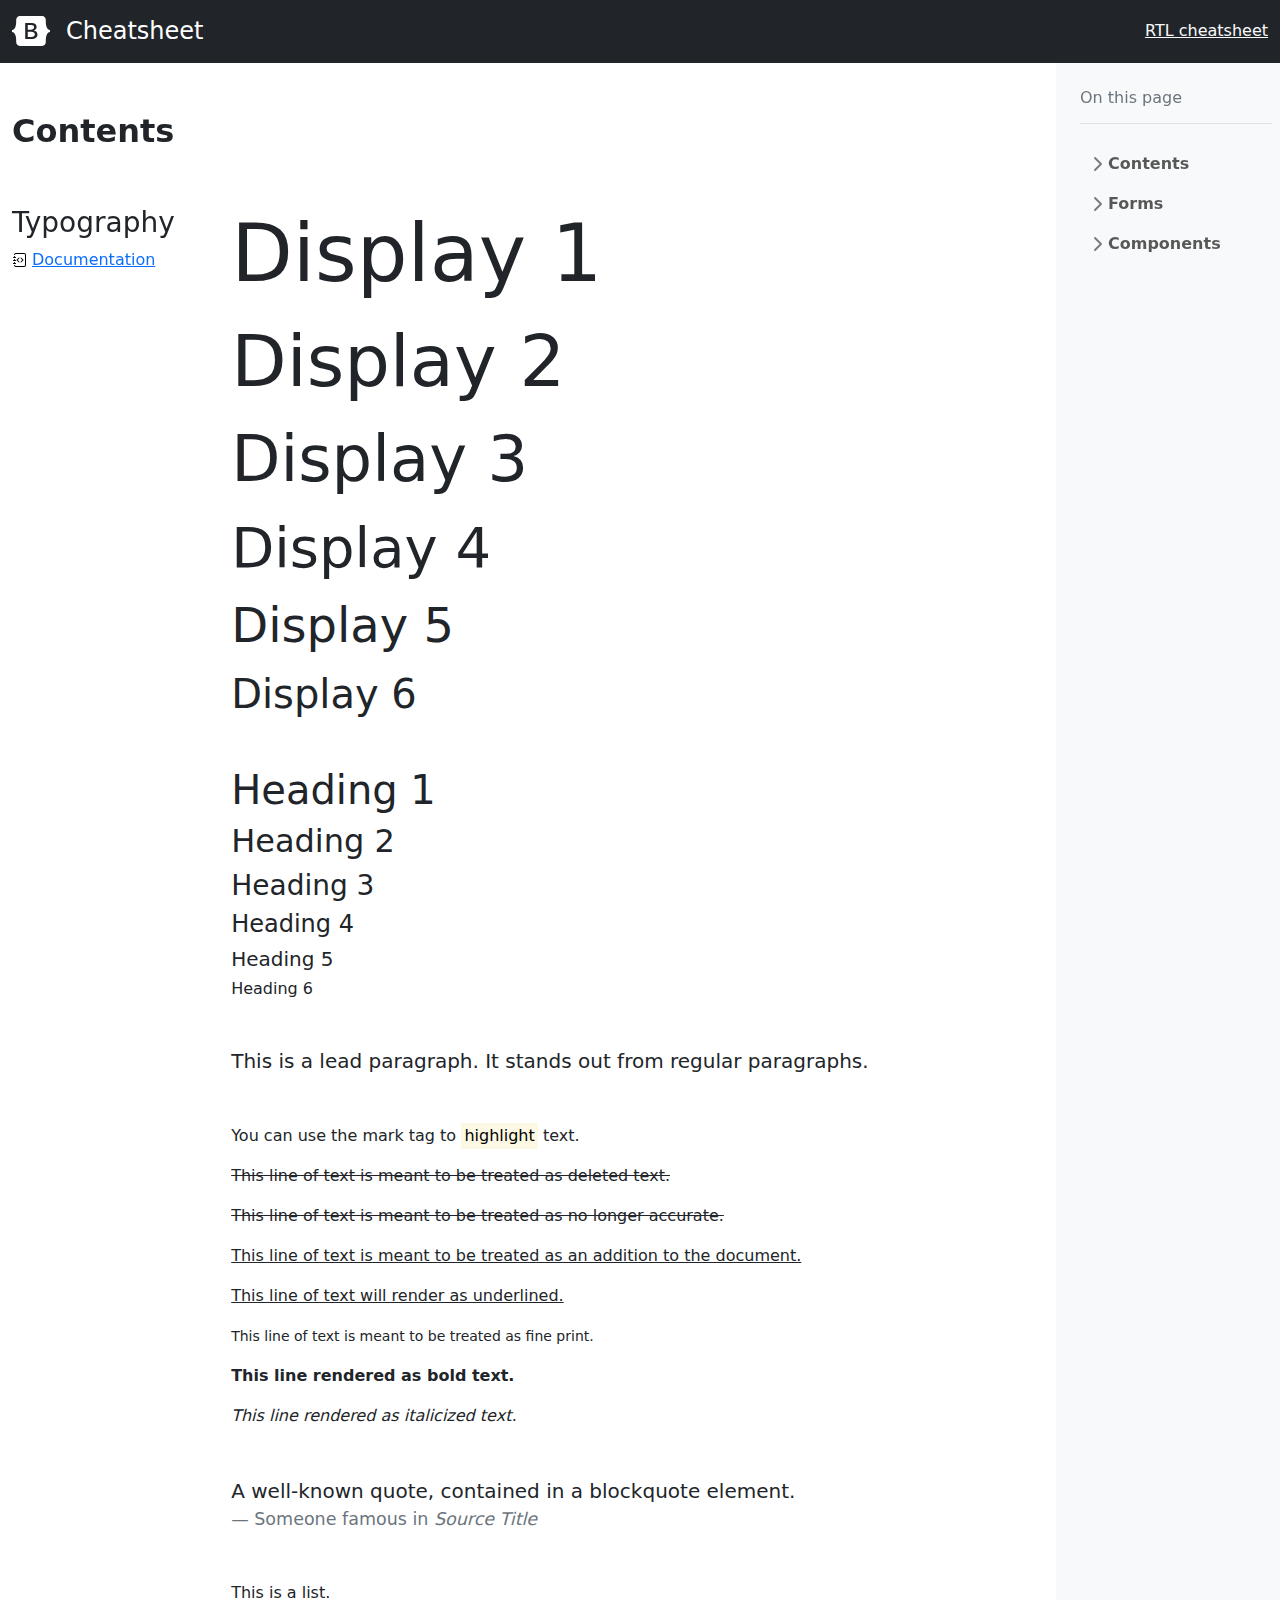
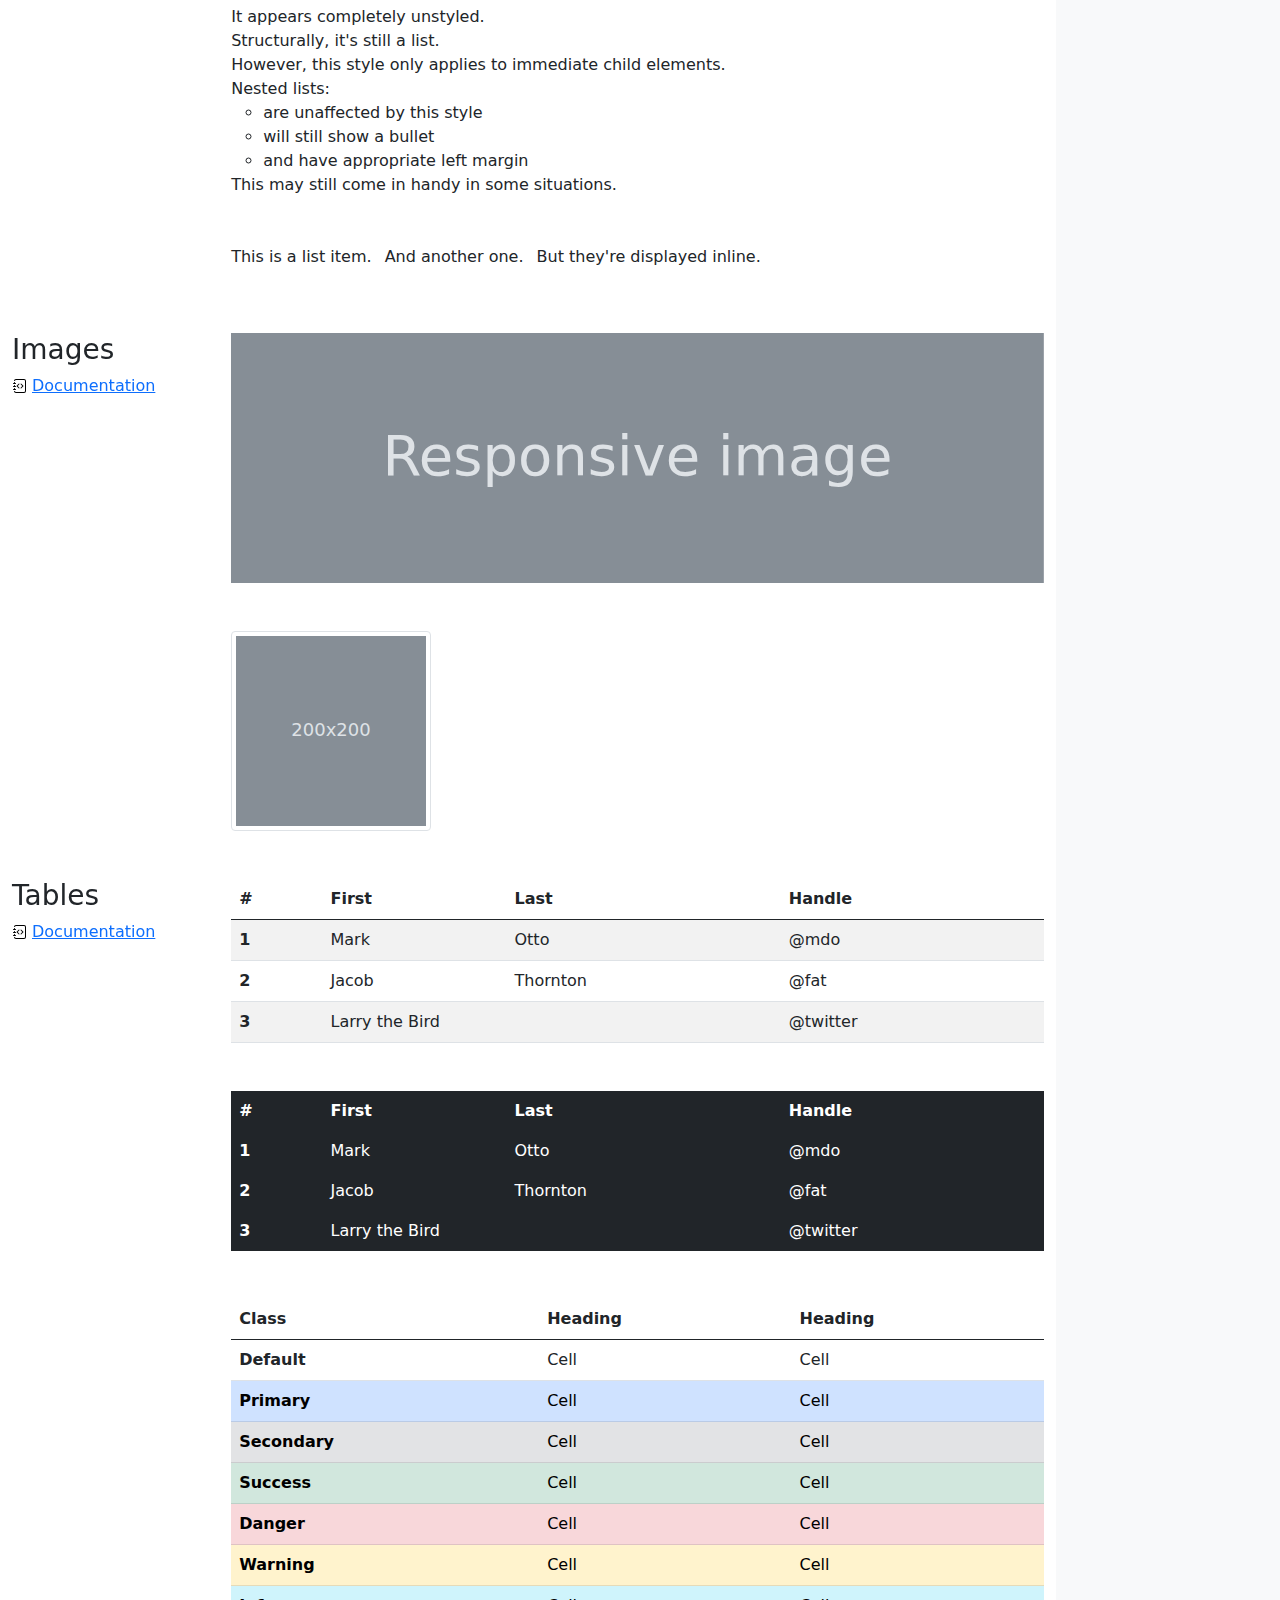
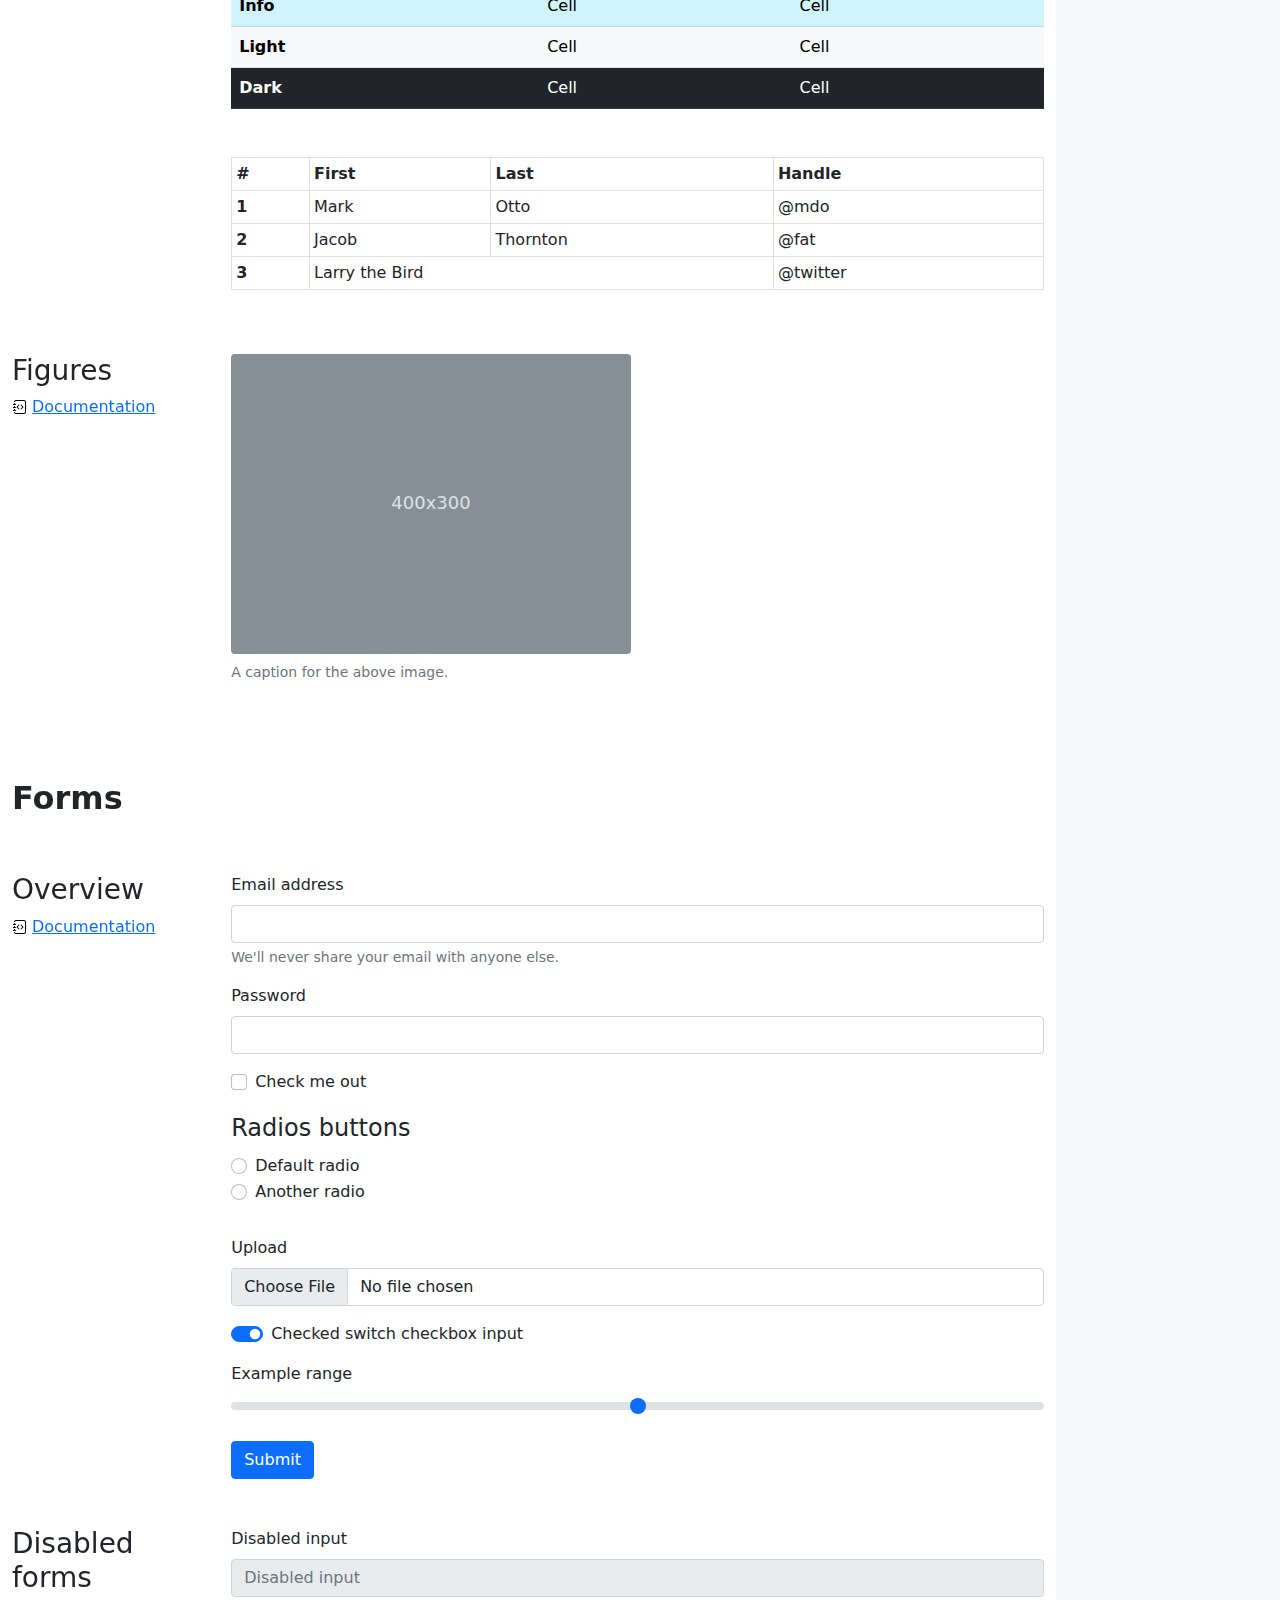
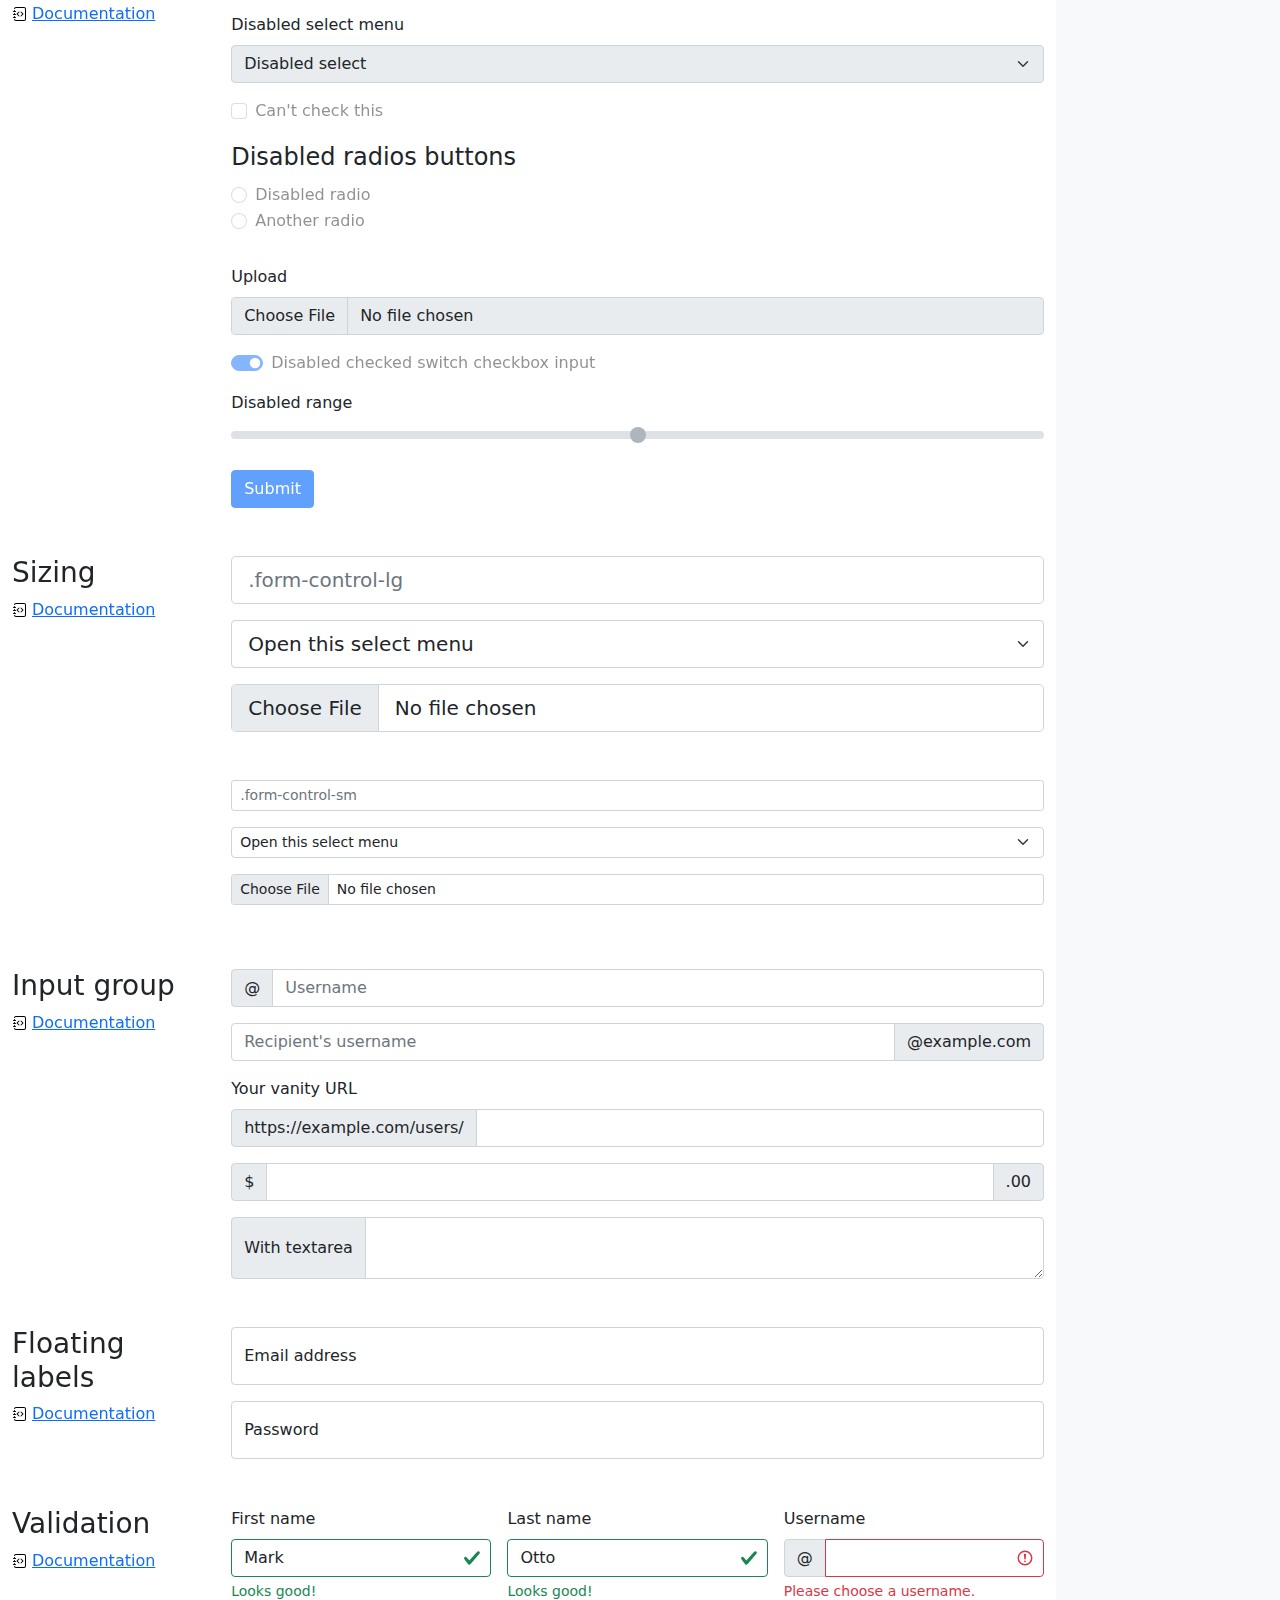
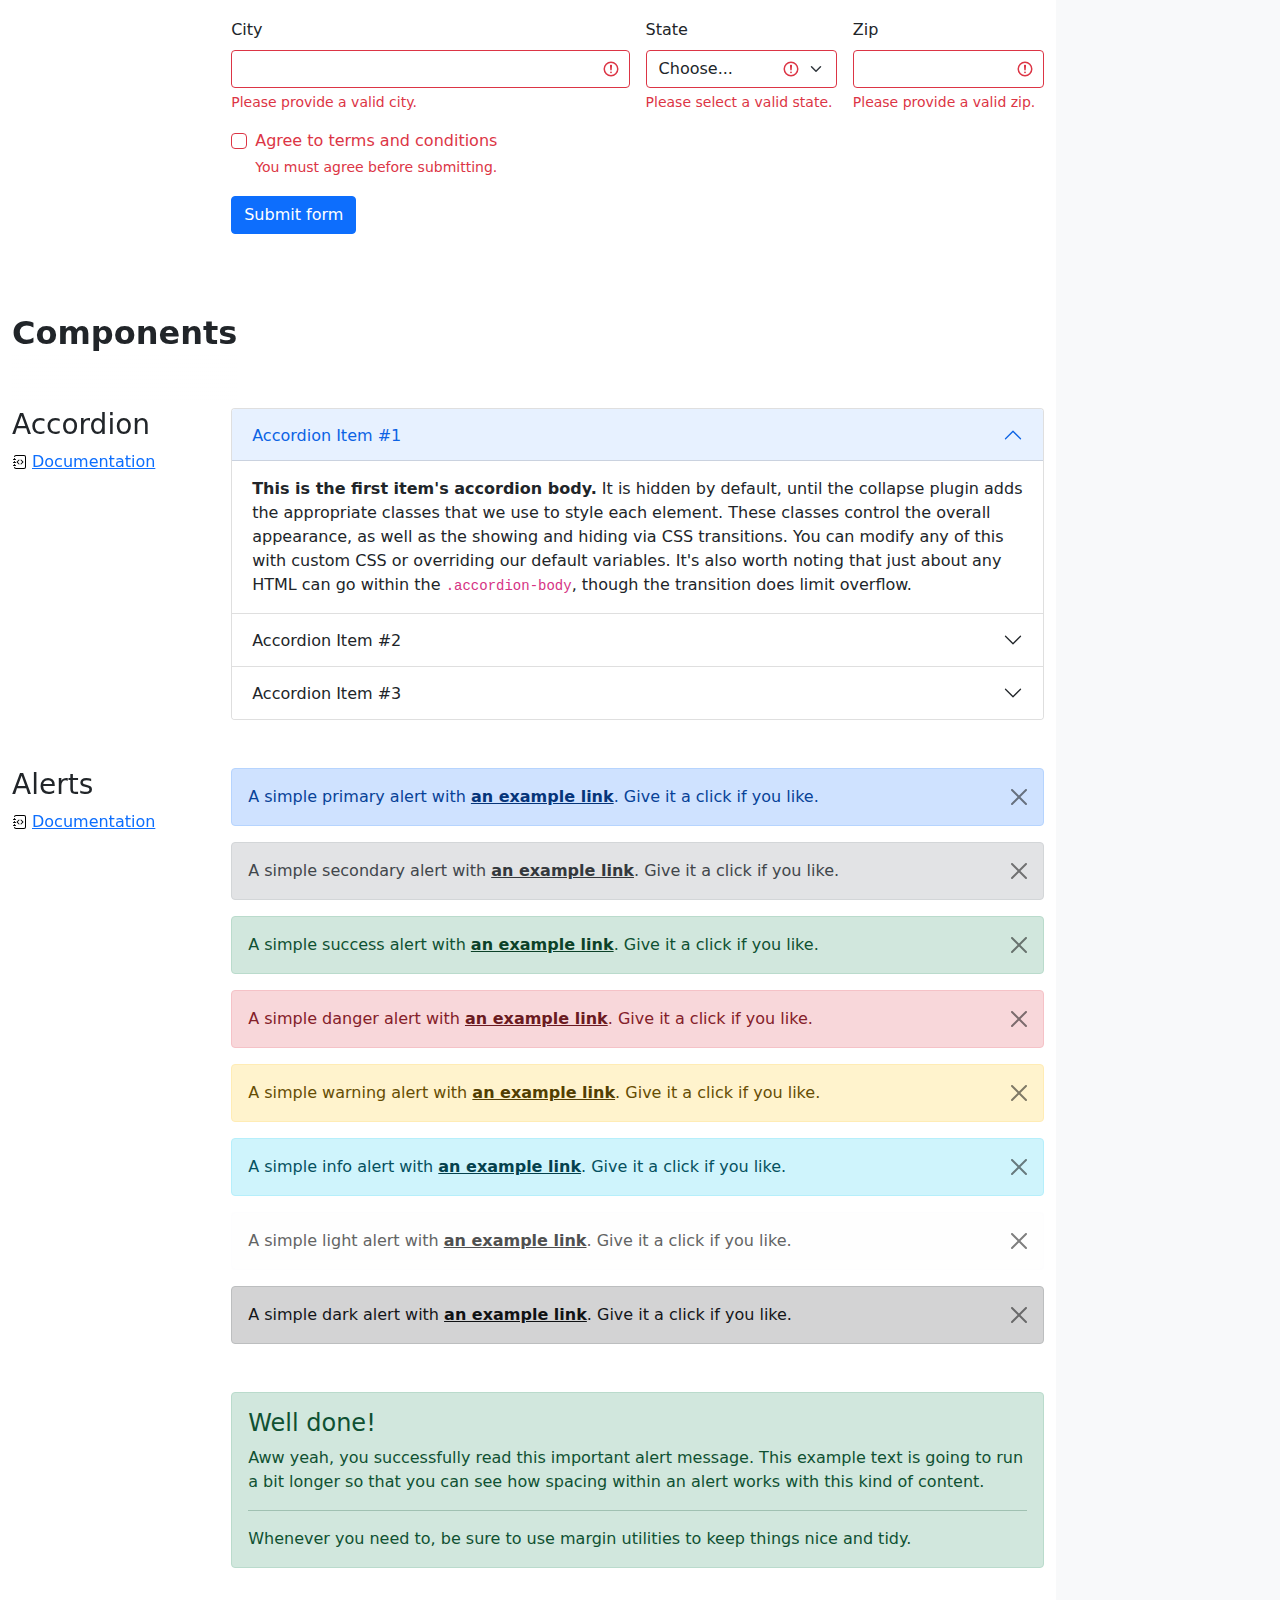
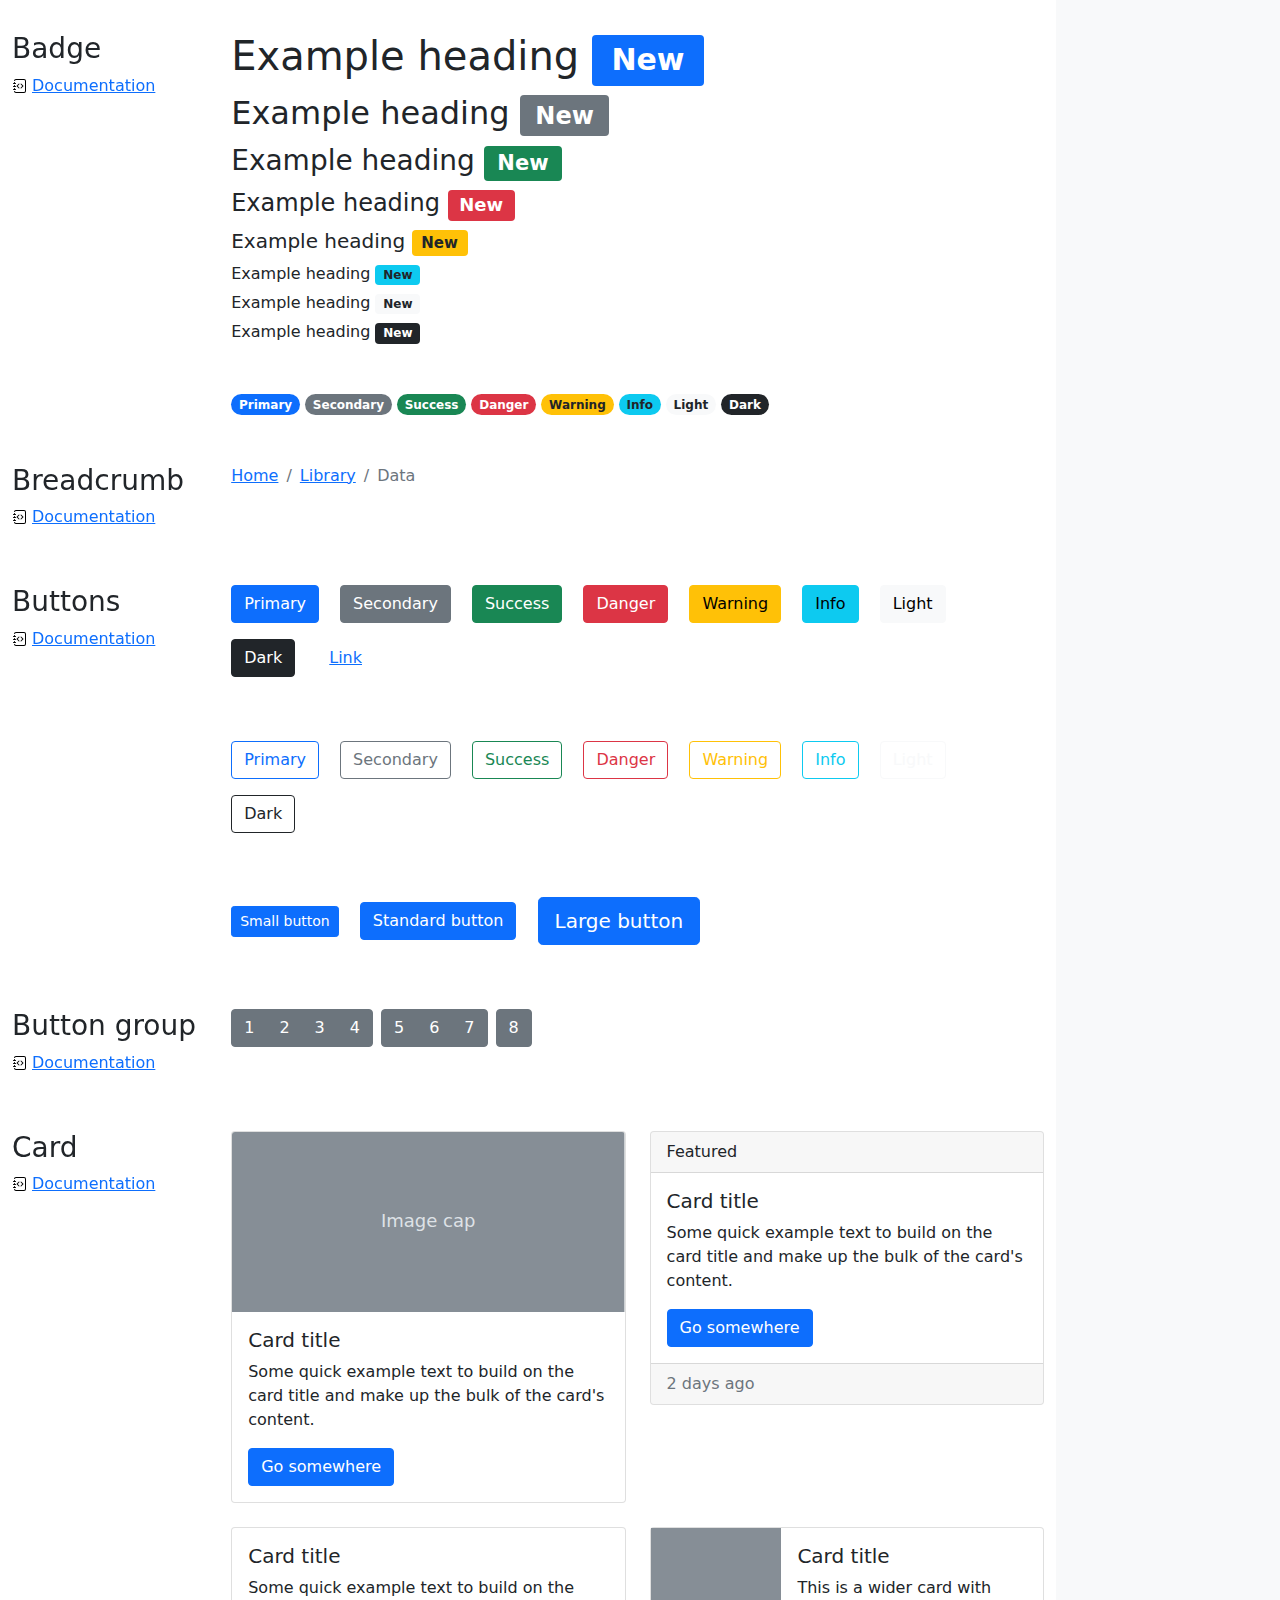
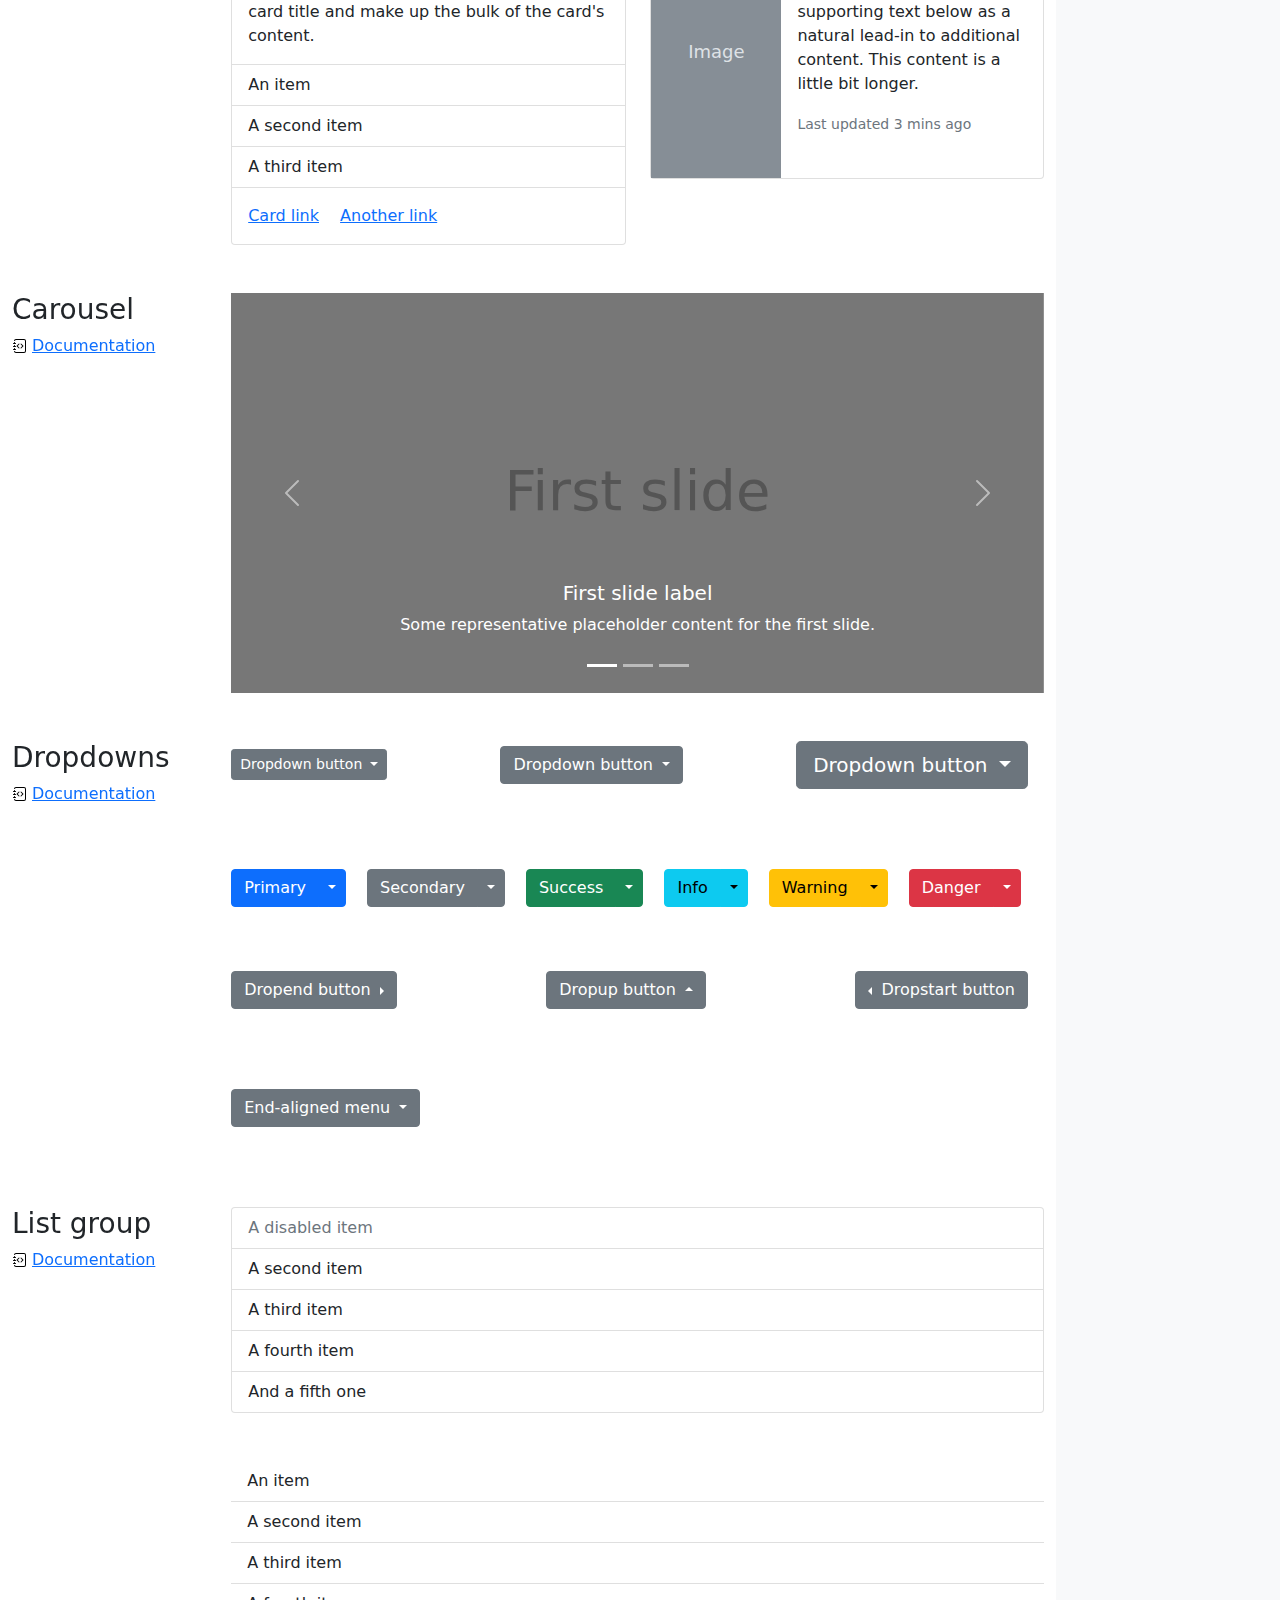
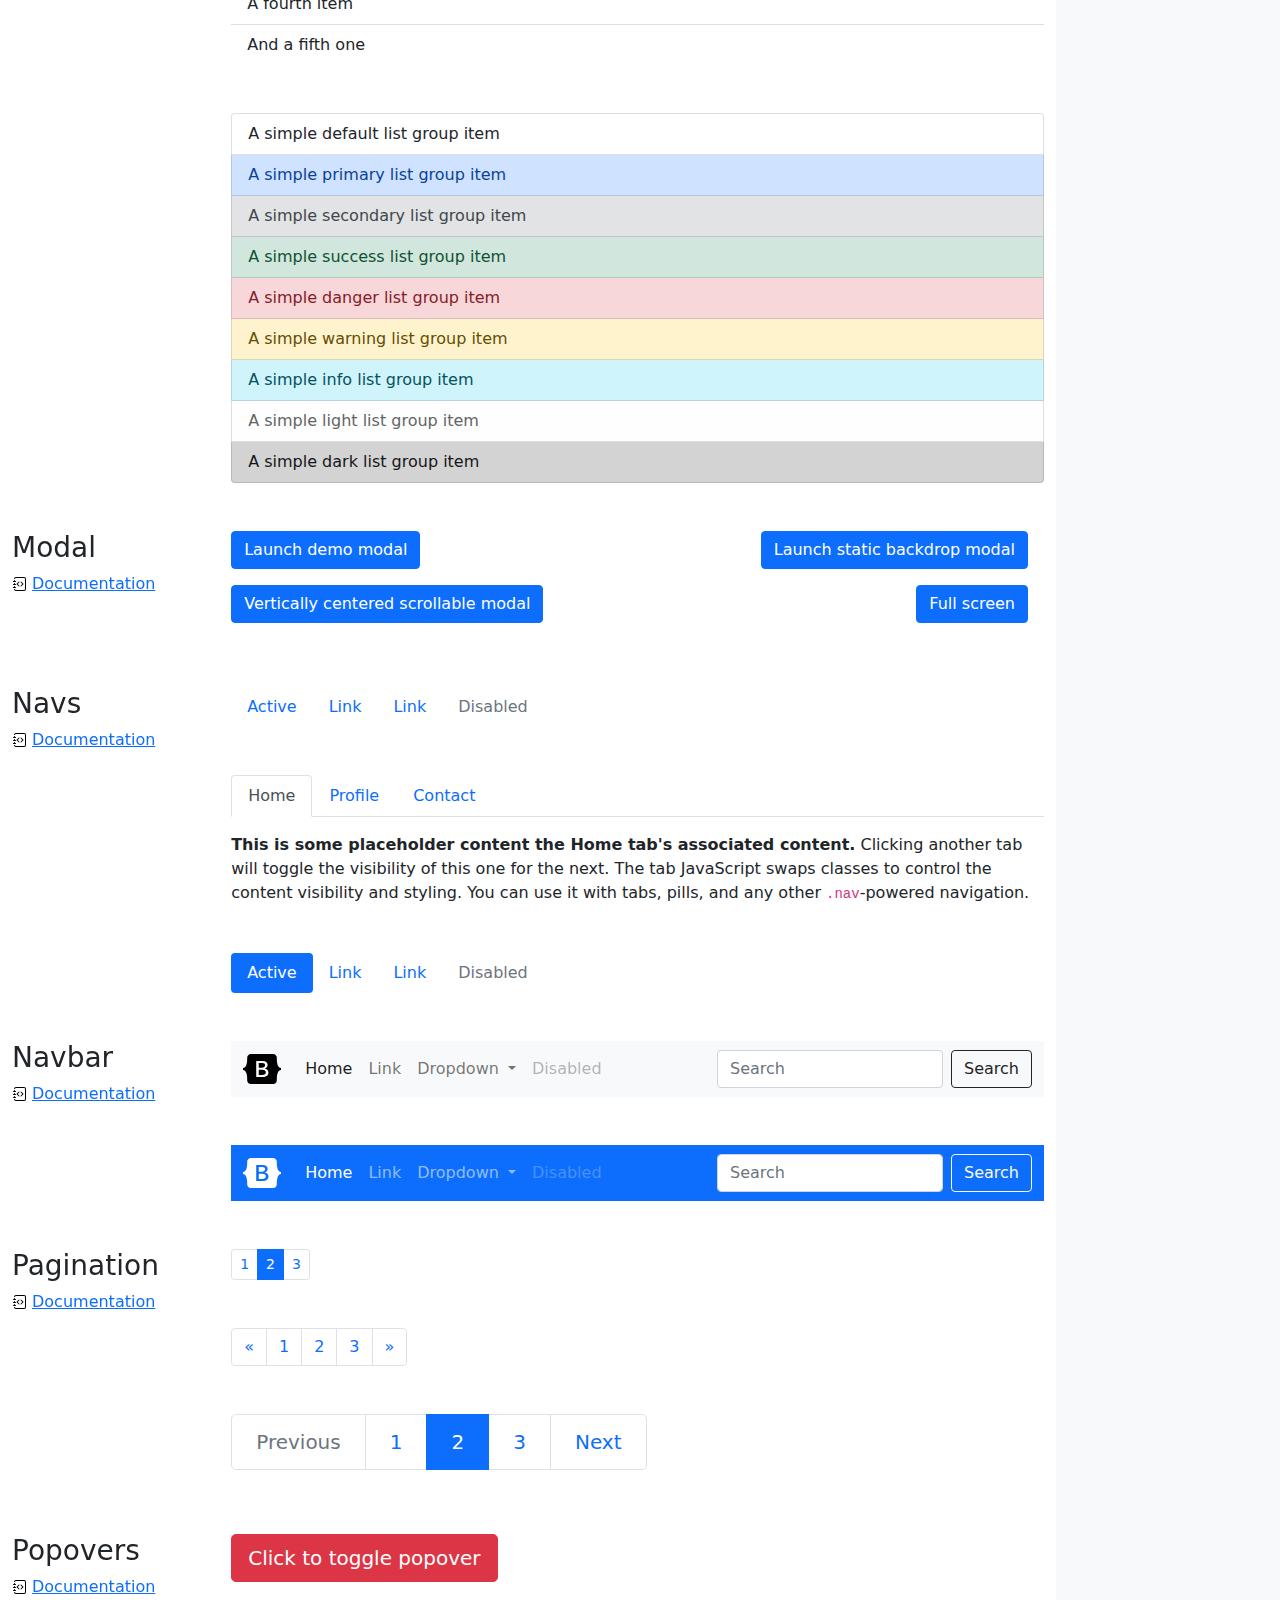
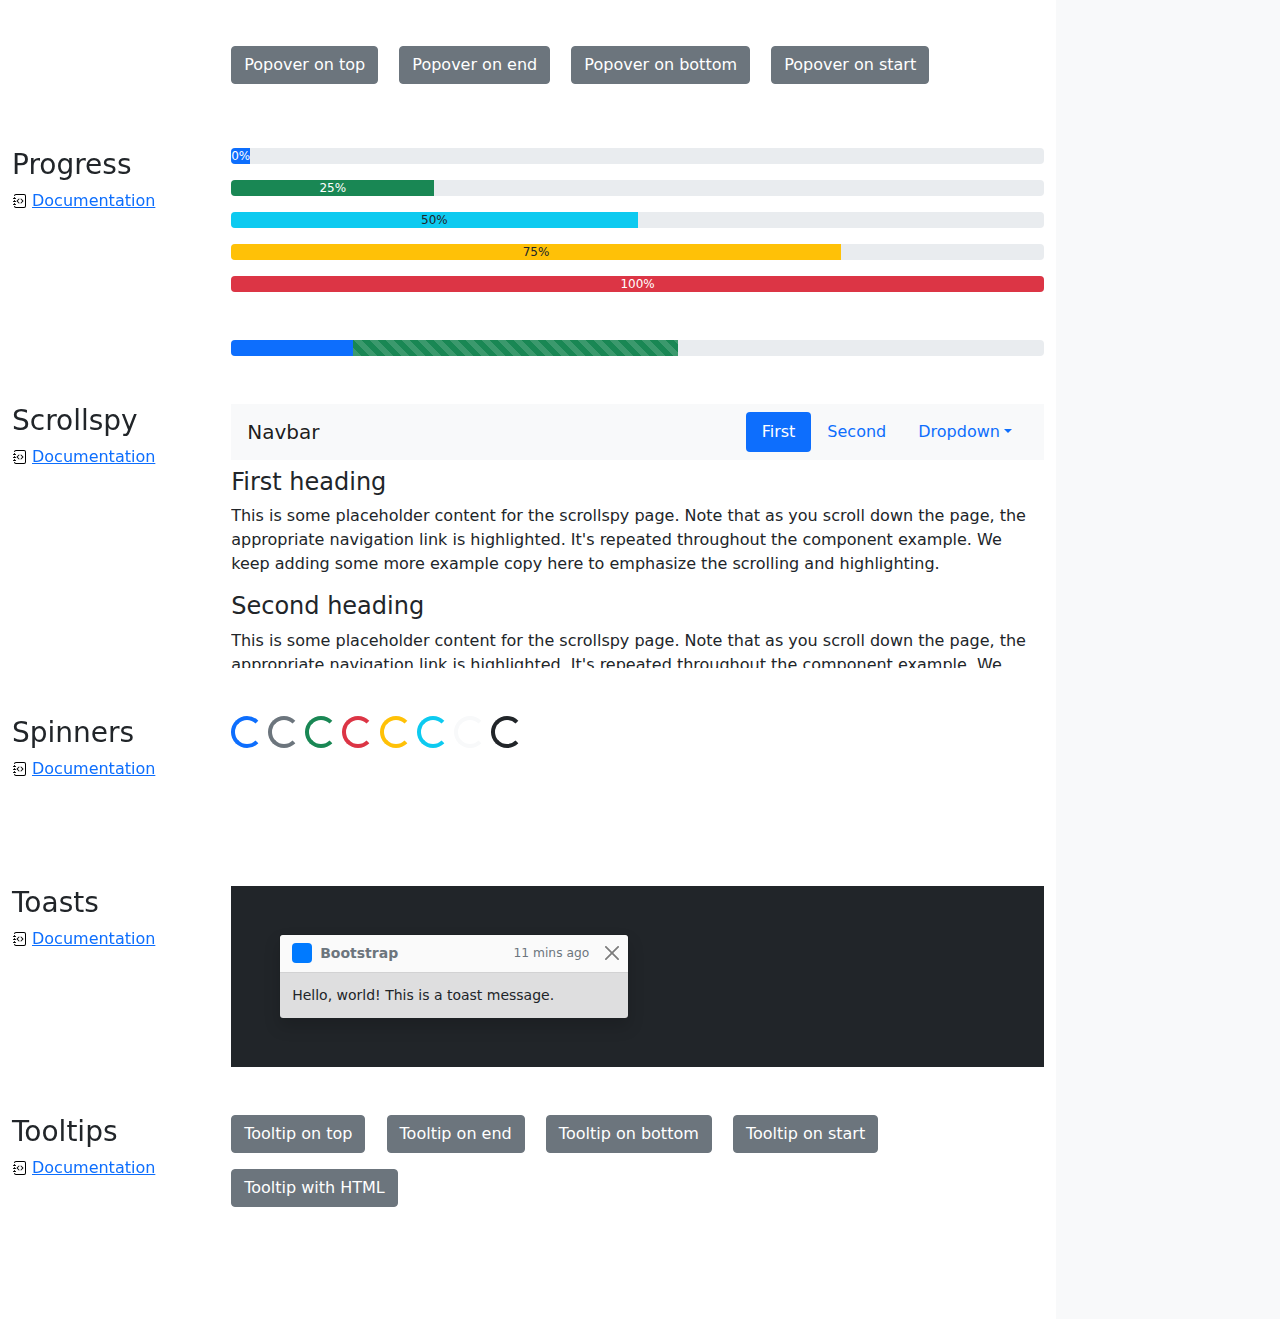
<file: bootstrap-5.0.1-examples/cheatsheet/index.html>
<!doctype html>
<html lang="en">
  <head>
    <meta charset="utf-8">
    <meta name="viewport" content="width=device-width, initial-scale=1">
    <meta name="description" content="">
    <meta name="author" content="Mark Otto, Jacob Thornton, and Bootstrap contributors">
    <meta name="generator" content="Hugo 0.83.1">
    <title>Cheatsheet · Bootstrap v5.0</title>

    <link rel="canonical" href="https://getbootstrap.com/docs/5.0/examples/cheatsheet/">

    

    <!-- Bootstrap core CSS -->
<link href="../assets/dist/css/bootstrap.min.css" rel="stylesheet">

    <style>
      .bd-placeholder-img {
        font-size: 1.125rem;
        text-anchor: middle;
        -webkit-user-select: none;
        -moz-user-select: none;
        user-select: none;
      }

      @media (min-width: 768px) {
        .bd-placeholder-img-lg {
          font-size: 3.5rem;
        }
      }
    </style>

    
    <!-- Custom styles for this template -->
    <link href="cheatsheet.css" rel="stylesheet">
  </head>
  <body class="bg-light">
    
<header class="bd-header bg-dark py-3 d-flex align-items-stretch border-bottom border-dark">
  <div class="container-fluid d-flex align-items-center">
    <h1 class="d-flex align-items-center fs-4 text-white mb-0">
      <img src="../assets/brand/bootstrap-logo-white.svg" width="38" height="30" class="me-3" alt="Bootstrap">
      Cheatsheet
    </h1>
    <a href="../examples/cheatsheet-rtl/" class="ms-auto link-light" hreflang="ar">RTL cheatsheet</a>
  </div>
</header>
<aside class="bd-aside sticky-xl-top text-muted align-self-start mb-3 mb-xl-5 px-2">
  <h2 class="h6 pt-4 pb-3 mb-4 border-bottom">On this page</h2>
  <nav class="small" id="toc">
    <ul class="list-unstyled">
      <li class="my-2">
        <button class="btn d-inline-flex align-items-center collapsed" data-bs-toggle="collapse" aria-expanded="false" data-bs-target="#contents-collapse" aria-controls="contents-collapse">Contents</button>
        <ul class="list-unstyled ps-3 collapse" id="contents-collapse">
          <li><a class="d-inline-flex align-items-center rounded" href="#typography">Typography</a></li>
          <li><a class="d-inline-flex align-items-center rounded" href="#images">Images</a></li>
          <li><a class="d-inline-flex align-items-center rounded" href="#tables">Tables</a></li>
          <li><a class="d-inline-flex align-items-center rounded" href="#figures">Figures</a></li>
        </ul>
      </li>
      <li class="my-2">
        <button class="btn d-inline-flex align-items-center collapsed" data-bs-toggle="collapse" aria-expanded="false" data-bs-target="#forms-collapse" aria-controls="forms-collapse">Forms</button>
        <ul class="list-unstyled ps-3 collapse" id="forms-collapse">
          <li><a class="d-inline-flex align-items-center rounded" href="#overview">Overview</a></li>
          <li><a class="d-inline-flex align-items-center rounded" href="#disabled-forms">Disabled forms</a></li>
          <li><a class="d-inline-flex align-items-center rounded" href="#sizing">Sizing</a></li>
          <li><a class="d-inline-flex align-items-center rounded" href="#input-group">Input group</a></li>
          <li><a class="d-inline-flex align-items-center rounded" href="#floating-labels">Floating labels</a></li>
          <li><a class="d-inline-flex align-items-center rounded" href="#validation">Validation</a></li>
        </ul>
      </li>
      <li class="my-2">
        <button class="btn d-inline-flex align-items-center collapsed" data-bs-toggle="collapse" aria-expanded="false" data-bs-target="#components-collapse" aria-controls="components-collapse">Components</button>
        <ul class="list-unstyled ps-3 collapse" id="components-collapse">
          <li><a class="d-inline-flex align-items-center rounded" href="#accordion">Accordion</a></li>
          <li><a class="d-inline-flex align-items-center rounded" href="#alerts">Alerts</a></li>
          <li><a class="d-inline-flex align-items-center rounded" href="#badge">Badge</a></li>
          <li><a class="d-inline-flex align-items-center rounded" href="#breadcrumb">Breadcrumb</a></li>
          <li><a class="d-inline-flex align-items-center rounded" href="#buttons">Buttons</a></li>
          <li><a class="d-inline-flex align-items-center rounded" href="#button-group">Button group</a></li>
          <li><a class="d-inline-flex align-items-center rounded" href="#card">Card</a></li>
          <li><a class="d-inline-flex align-items-center rounded" href="#carousel">Carousel</a></li>
          <li><a class="d-inline-flex align-items-center rounded" href="#dropdowns">Dropdowns</a></li>
          <li><a class="d-inline-flex align-items-center rounded" href="#list-group">List group</a></li>
          <li><a class="d-inline-flex align-items-center rounded" href="#modal">Modal</a></li>
          <li><a class="d-inline-flex align-items-center rounded" href="#navs">Navs</a></li>
          <li><a class="d-inline-flex align-items-center rounded" href="#navbar">Navbar</a></li>
          <li><a class="d-inline-flex align-items-center rounded" href="#pagination">Pagination</a></li>
          <li><a class="d-inline-flex align-items-center rounded" href="#popovers">Popovers</a></li>
          <li><a class="d-inline-flex align-items-center rounded" href="#progress">Progress</a></li>
          <li><a class="d-inline-flex align-items-center rounded" href="#scrollspy">Scrollspy</a></li>
          <li><a class="d-inline-flex align-items-center rounded" href="#spinners">Spinners</a></li>
          <li><a class="d-inline-flex align-items-center rounded" href="#toasts">Toasts</a></li>
          <li><a class="d-inline-flex align-items-center rounded" href="#tooltips">Tooltips</a></li>
        </ul>
      </li>
    </ul>
  </nav>
</aside>
<div class="bd-cheatsheet container-fluid bg-body">
  <section id="content">
    <h2 class="sticky-xl-top fw-bold pt-3 pt-xl-5 pb-2 pb-xl-3">Contents</h2>

    <article class="my-3" id="typography">
      <div class="bd-heading sticky-xl-top align-self-start mt-5 mb-3 mt-xl-0 mb-xl-2">
        <h3>Typography</h3>
        <a class="d-flex align-items-center" href="../content/typography/">Documentation</a>
      </div>

      <div>
        <div class="bd-example">
        <p class="display-1">Display 1</p>
        <p class="display-2">Display 2</p>
        <p class="display-3">Display 3</p>
        <p class="display-4">Display 4</p>
        <p class="display-5">Display 5</p>
        <p class="display-6">Display 6</p>
        </div>

        <div class="bd-example">
        <p class="h1">Heading 1</p>
        <p class="h2">Heading 2</p>
        <p class="h3">Heading 3</p>
        <p class="h4">Heading 4</p>
        <p class="h5">Heading 5</p>
        <p class="h6">Heading 6</p>
        </div>

        <div class="bd-example">
        <p class="lead">
          This is a lead paragraph. It stands out from regular paragraphs.
        </p>
        </div>

        <div class="bd-example">
        <p>You can use the mark tag to <mark>highlight</mark> text.</p>
        <p><del>This line of text is meant to be treated as deleted text.</del></p>
        <p><s>This line of text is meant to be treated as no longer accurate.</s></p>
        <p><ins>This line of text is meant to be treated as an addition to the document.</ins></p>
        <p><u>This line of text will render as underlined.</u></p>
        <p><small>This line of text is meant to be treated as fine print.</small></p>
        <p><strong>This line rendered as bold text.</strong></p>
        <p><em>This line rendered as italicized text.</em></p>
        </div>

        <div class="bd-example">
        <blockquote class="blockquote">
          <p>A well-known quote, contained in a blockquote element.</p>
          <footer class="blockquote-footer">Someone famous in <cite title="Source Title">Source Title</cite></footer>
        </blockquote>
        </div>

        <div class="bd-example">
        <ul class="list-unstyled">
          <li>This is a list.</li>
          <li>It appears completely unstyled.</li>
          <li>Structurally, it's still a list.</li>
          <li>However, this style only applies to immediate child elements.</li>
          <li>Nested lists:
            <ul>
              <li>are unaffected by this style</li>
              <li>will still show a bullet</li>
              <li>and have appropriate left margin</li>
            </ul>
          </li>
          <li>This may still come in handy in some situations.</li>
        </ul>
        </div>

        <div class="bd-example">
        <ul class="list-inline">
          <li class="list-inline-item">This is a list item.</li>
          <li class="list-inline-item">And another one.</li>
          <li class="list-inline-item">But they're displayed inline.</li>
        </ul>
        </div>
      </div>
    </article>
    <article class="my-3" id="images">
      <div class="bd-heading sticky-xl-top align-self-start mt-5 mb-3 mt-xl-0 mb-xl-2">
        <h3>Images</h3>
        <a class="d-flex align-items-center" href="../content/images/">Documentation</a>
      </div>

      <div>
        <div class="bd-example">
        <svg class="bd-placeholder-img bd-placeholder-img-lg img-fluid" width="100%" height="250" xmlns="http://www.w3.org/2000/svg" role="img" aria-label="Placeholder: Responsive image" preserveAspectRatio="xMidYMid slice" focusable="false"><title>Placeholder</title><rect width="100%" height="100%" fill="#868e96"/><text x="50%" y="50%" fill="#dee2e6" dy=".3em">Responsive image</text></svg>

        </div>

        <div class="bd-example">
        <svg class="bd-placeholder-img img-thumbnail" width="200" height="200" xmlns="http://www.w3.org/2000/svg" role="img" aria-label="A generic square placeholder image with a white border around it, making it resemble a photograph taken with an old instant camera: 200x200" preserveAspectRatio="xMidYMid slice" focusable="false"><title>A generic square placeholder image with a white border around it, making it resemble a photograph taken with an old instant camera</title><rect width="100%" height="100%" fill="#868e96"/><text x="50%" y="50%" fill="#dee2e6" dy=".3em">200x200</text></svg>

        </div>
      </div>
    </article>
    <article class="my-3" id="tables">
      <div class="bd-heading sticky-xl-top align-self-start mt-5 mb-3 mt-xl-0 mb-xl-2">
        <h3>Tables</h3>
        <a class="d-flex align-items-center" href="../content/tables/">Documentation</a>
      </div>

      <div>
        <div class="bd-example">
        <table class="table table-striped">
          <thead>
          <tr>
            <th scope="col">#</th>
            <th scope="col">First</th>
            <th scope="col">Last</th>
            <th scope="col">Handle</th>
          </tr>
          </thead>
          <tbody>
          <tr>
            <th scope="row">1</th>
            <td>Mark</td>
            <td>Otto</td>
            <td>@mdo</td>
          </tr>
          <tr>
            <th scope="row">2</th>
            <td>Jacob</td>
            <td>Thornton</td>
            <td>@fat</td>
          </tr>
          <tr>
            <th scope="row">3</th>
            <td colspan="2">Larry the Bird</td>
            <td>@twitter</td>
          </tr>
          </tbody>
        </table>
        </div>

        <div class="bd-example">
        <table class="table table-dark table-borderless">
          <thead>
          <tr>
            <th scope="col">#</th>
            <th scope="col">First</th>
            <th scope="col">Last</th>
            <th scope="col">Handle</th>
          </tr>
          </thead>
          <tbody>
          <tr>
            <th scope="row">1</th>
            <td>Mark</td>
            <td>Otto</td>
            <td>@mdo</td>
          </tr>
          <tr>
            <th scope="row">2</th>
            <td>Jacob</td>
            <td>Thornton</td>
            <td>@fat</td>
          </tr>
          <tr>
            <th scope="row">3</th>
            <td colspan="2">Larry the Bird</td>
            <td>@twitter</td>
          </tr>
          </tbody>
        </table>
        </div>

        <div class="bd-example">
        <table class="table table-hover">
          <thead>
          <tr>
            <th scope="col">Class</th>
            <th scope="col">Heading</th>
            <th scope="col">Heading</th>
          </tr>
          </thead>
          <tbody>
          <tr>
            <th scope="row">Default</th>
            <td>Cell</td>
            <td>Cell</td>
          </tr>
          
          <tr class="table-primary">
            <th scope="row">Primary</th>
            <td>Cell</td>
            <td>Cell</td>
          </tr>
          <tr class="table-secondary">
            <th scope="row">Secondary</th>
            <td>Cell</td>
            <td>Cell</td>
          </tr>
          <tr class="table-success">
            <th scope="row">Success</th>
            <td>Cell</td>
            <td>Cell</td>
          </tr>
          <tr class="table-danger">
            <th scope="row">Danger</th>
            <td>Cell</td>
            <td>Cell</td>
          </tr>
          <tr class="table-warning">
            <th scope="row">Warning</th>
            <td>Cell</td>
            <td>Cell</td>
          </tr>
          <tr class="table-info">
            <th scope="row">Info</th>
            <td>Cell</td>
            <td>Cell</td>
          </tr>
          <tr class="table-light">
            <th scope="row">Light</th>
            <td>Cell</td>
            <td>Cell</td>
          </tr>
          <tr class="table-dark">
            <th scope="row">Dark</th>
            <td>Cell</td>
            <td>Cell</td>
          </tr>
          </tbody>
        </table>
        </div>

        <div class="bd-example">
        <table class="table table-sm table-bordered">
          <thead>
          <tr>
            <th scope="col">#</th>
            <th scope="col">First</th>
            <th scope="col">Last</th>
            <th scope="col">Handle</th>
          </tr>
          </thead>
          <tbody>
          <tr>
            <th scope="row">1</th>
            <td>Mark</td>
            <td>Otto</td>
            <td>@mdo</td>
          </tr>
          <tr>
            <th scope="row">2</th>
            <td>Jacob</td>
            <td>Thornton</td>
            <td>@fat</td>
          </tr>
          <tr>
            <th scope="row">3</th>
            <td colspan="2">Larry the Bird</td>
            <td>@twitter</td>
          </tr>
          </tbody>
        </table>
        </div>
      </div>
    </article>
    <article class="my-3" id="figures">
      <div class="bd-heading sticky-xl-top align-self-start mt-5 mb-3 mt-xl-0 mb-xl-2">
        <h3>Figures</h3>
        <a class="d-flex align-items-center" href="../content/figures/">Documentation</a>
      </div>

      <div>
        <div class="bd-example">
        <figure class="figure">
          <svg class="bd-placeholder-img figure-img img-fluid rounded" width="400" height="300" xmlns="http://www.w3.org/2000/svg" role="img" aria-label="Placeholder: 400x300" preserveAspectRatio="xMidYMid slice" focusable="false"><title>Placeholder</title><rect width="100%" height="100%" fill="#868e96"/><text x="50%" y="50%" fill="#dee2e6" dy=".3em">400x300</text></svg>

          <figcaption class="figure-caption">A caption for the above image.</figcaption>
        </figure>
        </div>
      </div>
    </article>
  </section>

  <section id="forms">
    <h2 class="sticky-xl-top fw-bold pt-3 pt-xl-5 pb-2 pb-xl-3">Forms</h2>

    <article class="my-3" id="overview">
      <div class="bd-heading sticky-xl-top align-self-start mt-5 mb-3 mt-xl-0 mb-xl-2">
        <h3>Overview</h3>
        <a class="d-flex align-items-center" href="../forms/overview/">Documentation</a>
      </div>

      <div>
        <div class="bd-example">
        <form>
          <div class="mb-3">
            <label for="exampleInputEmail1" class="form-label">Email address</label>
            <input type="email" class="form-control" id="exampleInputEmail1" aria-describedby="emailHelp">
            <div id="emailHelp" class="form-text">We'll never share your email with anyone else.</div>
          </div>
          <div class="mb-3">
            <label for="exampleInputPassword1" class="form-label">Password</label>
            <input type="password" class="form-control" id="exampleInputPassword1">
          </div>
          <div class="mb-3 form-check">
            <input type="checkbox" class="form-check-input" id="exampleCheck1">
            <label class="form-check-label" for="exampleCheck1">Check me out</label>
          </div>
          <fieldset class="mb-3">
            <legend>Radios buttons</legend>
            <div class="form-check">
              <input type="radio" name="radios" class="form-check-input" id="exampleRadio1">
              <label class="form-check-label" for="exampleRadio1">Default radio</label>
            </div>
            <div class="mb-3 form-check">
              <input type="radio" name="radios" class="form-check-input" id="exampleRadio2">
              <label class="form-check-label" for="exampleRadio2">Another radio</label>
            </div>
          </fieldset>
          <div class="mb-3">
            <label class="form-label" for="customFile">Upload</label>
            <input type="file" class="form-control" id="customFile">
          </div>
          <div class="mb-3 form-check form-switch">
            <input class="form-check-input" type="checkbox" id="flexSwitchCheckChecked" checked>
            <label class="form-check-label" for="flexSwitchCheckChecked">Checked switch checkbox input</label>
          </div>
          <div class="mb-3">
            <label for="customRange3" class="form-label">Example range</label>
            <input type="range" class="form-range" min="0" max="5" step="0.5" id="customRange3">
          </div>
          <button type="submit" class="btn btn-primary">Submit</button>
        </form>
        </div>
      </div>
    </article>
    <article class="my-3" id="disabled-forms">
      <div class="bd-heading sticky-xl-top align-self-start mt-5 mb-3 mt-xl-0 mb-xl-2">
        <h3>Disabled forms</h3>
        <a class="d-flex align-items-center" href="../forms/overview/#disabled-forms">Documentation</a>
      </div>

      <div>
        <div class="bd-example">
        <form>
          <fieldset disabled aria-label="Disabled fieldset example">
            <div class="mb-3">
              <label for="disabledTextInput" class="form-label">Disabled input</label>
              <input type="text" id="disabledTextInput" class="form-control" placeholder="Disabled input">
            </div>
            <div class="mb-3">
              <label for="disabledSelect" class="form-label">Disabled select menu</label>
              <select id="disabledSelect" class="form-select">
                <option>Disabled select</option>
              </select>
            </div>
            <div class="mb-3">
              <div class="form-check">
                <input class="form-check-input" type="checkbox" id="disabledFieldsetCheck" disabled>
                <label class="form-check-label" for="disabledFieldsetCheck">
                  Can't check this
                </label>
              </div>
            </div>
            <fieldset class="mb-3">
              <legend>Disabled radios buttons</legend>
              <div class="form-check">
                <input type="radio" name="radios" class="form-check-input" id="disabledRadio1" disabled>
                <label class="form-check-label" for="disabledRadio1">Disabled radio</label>
              </div>
              <div class="mb-3 form-check">
                <input type="radio" name="radios" class="form-check-input" id="disabledRadio2" disabled>
                <label class="form-check-label" for="disabledRadio2">Another radio</label>
              </div>
            </fieldset>
            <div class="mb-3">
              <label class="form-label" for="disabledCustomFile">Upload</label>
              <input type="file" class="form-control" id="disabledCustomFile" disabled>
            </div>
            <div class="mb-3 form-check form-switch">
              <input class="form-check-input" type="checkbox" id="disabledSwitchCheckChecked" checked disabled>
              <label class="form-check-label" for="disabledSwitchCheckChecked">Disabled checked switch checkbox input</label>
            </div>
            <div class="mb-3">
              <label for="disabledRange" class="form-label">Disabled range</label>
              <input type="range" class="form-range" min="0" max="5" step="0.5" id="disabledRange">
            </div>
            <button type="submit" class="btn btn-primary">Submit</button>
          </fieldset>
        </form>
        </div>
      </div>
    </article>
    <article class="my-3" id="sizing">
      <div class="bd-heading sticky-xl-top align-self-start mt-5 mb-3 mt-xl-0 mb-xl-2">
        <h3>Sizing</h3>
        <a class="d-flex align-items-center" href="../forms/form-control/#sizing">Documentation</a>
      </div>

      <div>
        <div class="bd-example">
        <div class="mb-3">
          <input class="form-control form-control-lg" type="text" placeholder=".form-control-lg" aria-label=".form-control-lg example">
        </div>
        <div class="mb-3">
          <select class="form-select form-select-lg mb-3" aria-label=".form-select-lg example">
            <option selected>Open this select menu</option>
            <option value="1">One</option>
            <option value="2">Two</option>
            <option value="3">Three</option>
          </select>
        </div>
        <div class="mb-3">
          <input type="file" class="form-control form-control-lg" aria-label="Large file input example">
        </div>
        </div>

        <div class="bd-example">
        <div class="mb-3">
          <input class="form-control form-control-sm" type="text" placeholder=".form-control-sm" aria-label=".form-control-sm example">
        </div>
        <div class="mb-3">
          <select class="form-select form-select-sm" aria-label=".form-select-sm example">
            <option selected>Open this select menu</option>
            <option value="1">One</option>
            <option value="2">Two</option>
            <option value="3">Three</option>
          </select>
        </div>
        <div class="mb-3">
          <input type="file" class="form-control form-control-sm" aria-label="Small file input example">
        </div>
        </div>
      </div>
    </article>
    <article class="my-3" id="input-group">
      <div class="bd-heading sticky-xl-top align-self-start mt-5 mb-3 mt-xl-0 mb-xl-2">
        <h3>Input group</h3>
        <a class="d-flex align-items-center" href="../forms/input-group/">Documentation</a>
      </div>

      <div>
        <div class="bd-example">
        <div class="input-group mb-3">
          <span class="input-group-text" id="basic-addon1">@</span>
          <input type="text" class="form-control" placeholder="Username" aria-label="Username" aria-describedby="basic-addon1">
        </div>
        <div class="input-group mb-3">
          <input type="text" class="form-control" placeholder="Recipient's username" aria-label="Recipient's username" aria-describedby="basic-addon2">
          <span class="input-group-text" id="basic-addon2">@example.com</span>
        </div>
        <label for="basic-url" class="form-label">Your vanity URL</label>
        <div class="input-group mb-3">
          <span class="input-group-text" id="basic-addon3">https://example.com/users/</span>
          <input type="text" class="form-control" id="basic-url" aria-describedby="basic-addon3">
        </div>
        <div class="input-group mb-3">
          <span class="input-group-text">$</span>
          <input type="text" class="form-control" aria-label="Amount (to the nearest dollar)">
          <span class="input-group-text">.00</span>
        </div>
        <div class="input-group">
          <span class="input-group-text">With textarea</span>
          <textarea class="form-control" aria-label="With textarea"></textarea>
        </div>
        </div>
      </div>
    </article>
    <article class="my-3" id="floating-labels">
      <div class="bd-heading sticky-xl-top align-self-start mt-5 mb-3 mt-xl-0 mb-xl-2">
        <h3>Floating labels</h3>
        <a class="d-flex align-items-center" href="../forms/floating-labels/">Documentation</a>
      </div>

      <div>
        <div class="bd-example">
        <form>
          <div class="form-floating mb-3">
            <input type="email" class="form-control" id="floatingInput" placeholder="name@example.com">
            <label for="floatingInput">Email address</label>
          </div>
          <div class="form-floating">
            <input type="password" class="form-control" id="floatingPassword" placeholder="Password">
            <label for="floatingPassword">Password</label>
          </div>
        </form>
        </div>
      </div>
    </article>
    <article class="my-3" id="validation">
      <div class="bd-heading sticky-xl-top align-self-start mt-5 mb-3 mt-xl-0 mb-xl-2">
        <h3>Validation</h3>
        <a class="d-flex align-items-center" href="../forms/validation/">Documentation</a>
      </div>

      <div>
        <div class="bd-example">
        <form class="row g-3">
          <div class="col-md-4">
            <label for="validationServer01" class="form-label">First name</label>
            <input type="text" class="form-control is-valid" id="validationServer01" value="Mark" required>
            <div class="valid-feedback">
              Looks good!
            </div>
          </div>
          <div class="col-md-4">
            <label for="validationServer02" class="form-label">Last name</label>
            <input type="text" class="form-control is-valid" id="validationServer02" value="Otto" required>
            <div class="valid-feedback">
              Looks good!
            </div>
          </div>
          <div class="col-md-4">
            <label for="validationServerUsername" class="form-label">Username</label>
            <div class="input-group has-validation">
              <span class="input-group-text" id="inputGroupPrepend3">@</span>
              <input type="text" class="form-control is-invalid" id="validationServerUsername" aria-describedby="inputGroupPrepend3" required>
              <div class="invalid-feedback">
                Please choose a username.
              </div>
            </div>
          </div>
          <div class="col-md-6">
            <label for="validationServer03" class="form-label">City</label>
            <input type="text" class="form-control is-invalid" id="validationServer03" required>
            <div class="invalid-feedback">
              Please provide a valid city.
            </div>
          </div>
          <div class="col-md-3">
            <label for="validationServer04" class="form-label">State</label>
            <select class="form-select is-invalid" id="validationServer04" required>
              <option selected disabled value="">Choose...</option>
              <option>...</option>
            </select>
            <div class="invalid-feedback">
              Please select a valid state.
            </div>
          </div>
          <div class="col-md-3">
            <label for="validationServer05" class="form-label">Zip</label>
            <input type="text" class="form-control is-invalid" id="validationServer05" required>
            <div class="invalid-feedback">
              Please provide a valid zip.
            </div>
          </div>
          <div class="col-12">
            <div class="form-check">
              <input class="form-check-input is-invalid" type="checkbox" value="" id="invalidCheck3" required>
              <label class="form-check-label" for="invalidCheck3">
                Agree to terms and conditions
              </label>
              <div class="invalid-feedback">
                You must agree before submitting.
              </div>
            </div>
          </div>
          <div class="col-12">
            <button class="btn btn-primary" type="submit">Submit form</button>
          </div>
        </form>
        </div>
      </div>
    </article>
  </section>

  <section id="components">
    <h2 class="sticky-xl-top fw-bold pt-3 pt-xl-5 pb-2 pb-xl-3">Components</h2>

    <article class="my-3" id="accordion">
      <div class="bd-heading sticky-xl-top align-self-start mt-5 mb-3 mt-xl-0 mb-xl-2">
        <h3>Accordion</h3>
        <a class="d-flex align-items-center" href="../components/accordion/">Documentation</a>
      </div>

      <div>
        <div class="bd-example">
        <div class="accordion" id="accordionExample">
          <div class="accordion-item">
            <h4 class="accordion-header" id="headingOne">
              <button class="accordion-button" type="button" data-bs-toggle="collapse" data-bs-target="#collapseOne" aria-expanded="true" aria-controls="collapseOne">
                Accordion Item #1
              </button>
            </h4>
            <div id="collapseOne" class="accordion-collapse collapse show" aria-labelledby="headingOne" data-bs-parent="#accordionExample">
              <div class="accordion-body">
                <strong>This is the first item's accordion body.</strong> It is hidden by default, until the collapse plugin adds the appropriate classes that we use to style each element. These classes control the overall appearance, as well as the showing and hiding via CSS transitions. You can modify any of this with custom CSS or overriding our default variables. It's also worth noting that just about any HTML can go within the <code>.accordion-body</code>, though the transition does limit overflow.
              </div>
            </div>
          </div>
          <div class="accordion-item">
            <h4 class="accordion-header" id="headingTwo">
              <button class="accordion-button collapsed" type="button" data-bs-toggle="collapse" data-bs-target="#collapseTwo" aria-expanded="false" aria-controls="collapseTwo">
                Accordion Item #2
              </button>
            </h4>
            <div id="collapseTwo" class="accordion-collapse collapse" aria-labelledby="headingTwo" data-bs-parent="#accordionExample">
              <div class="accordion-body">
                <strong>This is the second item's accordion body.</strong> It is hidden by default, until the collapse plugin adds the appropriate classes that we use to style each element. These classes control the overall appearance, as well as the showing and hiding via CSS transitions. You can modify any of this with custom CSS or overriding our default variables. It's also worth noting that just about any HTML can go within the <code>.accordion-body</code>, though the transition does limit overflow.
              </div>
            </div>
          </div>
          <div class="accordion-item">
            <h4 class="accordion-header" id="headingThree">
              <button class="accordion-button collapsed" type="button" data-bs-toggle="collapse" data-bs-target="#collapseThree" aria-expanded="false" aria-controls="collapseThree">
                Accordion Item #3
              </button>
            </h4>
            <div id="collapseThree" class="accordion-collapse collapse" aria-labelledby="headingThree" data-bs-parent="#accordionExample">
              <div class="accordion-body">
                <strong>This is the third item's accordion body.</strong> It is hidden by default, until the collapse plugin adds the appropriate classes that we use to style each element. These classes control the overall appearance, as well as the showing and hiding via CSS transitions. You can modify any of this with custom CSS or overriding our default variables. It's also worth noting that just about any HTML can go within the <code>.accordion-body</code>, though the transition does limit overflow.
              </div>
            </div>
          </div>
        </div>
        </div>
      </div>
    </article>
    <article class="my-3" id="alerts">
      <div class="bd-heading sticky-xl-top align-self-start mt-5 mb-3 mt-xl-0 mb-xl-2">
        <h3>Alerts</h3>
        <a class="d-flex align-items-center" href="../components/alerts/">Documentation</a>
      </div>

      <div>
        <div class="bd-example">
        
        <div class="alert alert-primary alert-dismissible fade show" role="alert">
          A simple primary alert with <a href="#" class="alert-link">an example link</a>. Give it a click if you like.
          <button type="button" class="btn-close" data-bs-dismiss="alert" aria-label="Close"></button>
        </div>
        <div class="alert alert-secondary alert-dismissible fade show" role="alert">
          A simple secondary alert with <a href="#" class="alert-link">an example link</a>. Give it a click if you like.
          <button type="button" class="btn-close" data-bs-dismiss="alert" aria-label="Close"></button>
        </div>
        <div class="alert alert-success alert-dismissible fade show" role="alert">
          A simple success alert with <a href="#" class="alert-link">an example link</a>. Give it a click if you like.
          <button type="button" class="btn-close" data-bs-dismiss="alert" aria-label="Close"></button>
        </div>
        <div class="alert alert-danger alert-dismissible fade show" role="alert">
          A simple danger alert with <a href="#" class="alert-link">an example link</a>. Give it a click if you like.
          <button type="button" class="btn-close" data-bs-dismiss="alert" aria-label="Close"></button>
        </div>
        <div class="alert alert-warning alert-dismissible fade show" role="alert">
          A simple warning alert with <a href="#" class="alert-link">an example link</a>. Give it a click if you like.
          <button type="button" class="btn-close" data-bs-dismiss="alert" aria-label="Close"></button>
        </div>
        <div class="alert alert-info alert-dismissible fade show" role="alert">
          A simple info alert with <a href="#" class="alert-link">an example link</a>. Give it a click if you like.
          <button type="button" class="btn-close" data-bs-dismiss="alert" aria-label="Close"></button>
        </div>
        <div class="alert alert-light alert-dismissible fade show" role="alert">
          A simple light alert with <a href="#" class="alert-link">an example link</a>. Give it a click if you like.
          <button type="button" class="btn-close" data-bs-dismiss="alert" aria-label="Close"></button>
        </div>
        <div class="alert alert-dark alert-dismissible fade show" role="alert">
          A simple dark alert with <a href="#" class="alert-link">an example link</a>. Give it a click if you like.
          <button type="button" class="btn-close" data-bs-dismiss="alert" aria-label="Close"></button>
        </div>
        </div>

        <div class="bd-example">
        <div class="alert alert-success" role="alert">
          <h4 class="alert-heading">Well done!</h4>
          <p>Aww yeah, you successfully read this important alert message. This example text is going to run a bit longer so that you can see how spacing within an alert works with this kind of content.</p>
          <hr>
          <p class="mb-0">Whenever you need to, be sure to use margin utilities to keep things nice and tidy.</p>
        </div>
        </div>
      </div>
    </article>
    <article class="my-3" id="badge">
      <div class="bd-heading sticky-xl-top align-self-start mt-5 mb-3 mt-xl-0 mb-xl-2">
        <h3>Badge</h3>
        <a class="d-flex align-items-center" href="../components/badge/">Documentation</a>
      </div>

      <div>
        <div class="bd-example">
        <p class="h1">Example heading <span class="badge bg-primary">New</span></p>
        <p class="h2">Example heading <span class="badge bg-secondary">New</span></p>
        <p class="h3">Example heading <span class="badge bg-success">New</span></p>
        <p class="h4">Example heading <span class="badge bg-danger">New</span></p>
        <p class="h5">Example heading <span class="badge bg-warning text-dark">New</span></p>
        <p class="h6">Example heading <span class="badge bg-info text-dark">New</span></p>
        <p class="h6">Example heading <span class="badge bg-light text-dark">New</span></p>
        <p class="h6">Example heading <span class="badge bg-dark">New</span></p>
        </div>

        <div class="bd-example">
        
        <span class="badge rounded-pill bg-primary">Primary</span>
        <span class="badge rounded-pill bg-secondary">Secondary</span>
        <span class="badge rounded-pill bg-success">Success</span>
        <span class="badge rounded-pill bg-danger">Danger</span>
        <span class="badge rounded-pill bg-warning text-dark">Warning</span>
        <span class="badge rounded-pill bg-info text-dark">Info</span>
        <span class="badge rounded-pill bg-light text-dark">Light</span>
        <span class="badge rounded-pill bg-dark">Dark</span>
        </div>
      </div>
    </article>
    <article class="my-3" id="breadcrumb">
      <div class="bd-heading sticky-xl-top align-self-start mt-5 mb-3 mt-xl-0 mb-xl-2">
        <h3>Breadcrumb</h3>
        <a class="d-flex align-items-center" href="../components/breadcrumb/">Documentation</a>
      </div>

      <div>
        <div class="bd-example">
        <nav aria-label="breadcrumb">
          <ol class="breadcrumb">
            <li class="breadcrumb-item"><a href="#">Home</a></li>
            <li class="breadcrumb-item"><a href="#">Library</a></li>
            <li class="breadcrumb-item active" aria-current="page">Data</li>
          </ol>
        </nav>
        </div>
      </div>
    </article>
    <article class="my-3" id="buttons">
      <div class="bd-heading sticky-xl-top align-self-start mt-5 mb-3 mt-xl-0 mb-xl-2">
        <h3>Buttons</h3>
        <a class="d-flex align-items-center" href="../components/buttons/">Documentation</a>
      </div>

      <div>
        <div class="bd-example">
        
        <button type="button" class="btn btn-primary">Primary</button>
        <button type="button" class="btn btn-secondary">Secondary</button>
        <button type="button" class="btn btn-success">Success</button>
        <button type="button" class="btn btn-danger">Danger</button>
        <button type="button" class="btn btn-warning">Warning</button>
        <button type="button" class="btn btn-info">Info</button>
        <button type="button" class="btn btn-light">Light</button>
        <button type="button" class="btn btn-dark">Dark</button>

        <button type="button" class="btn btn-link">Link</button>
        </div>

        <div class="bd-example">
        
        <button type="button" class="btn btn-outline-primary">Primary</button>
        <button type="button" class="btn btn-outline-secondary">Secondary</button>
        <button type="button" class="btn btn-outline-success">Success</button>
        <button type="button" class="btn btn-outline-danger">Danger</button>
        <button type="button" class="btn btn-outline-warning">Warning</button>
        <button type="button" class="btn btn-outline-info">Info</button>
        <button type="button" class="btn btn-outline-light">Light</button>
        <button type="button" class="btn btn-outline-dark">Dark</button>
        </div>

        <div class="bd-example">
        <button type="button" class="btn btn-primary btn-sm">Small button</button>
        <button type="button" class="btn btn-primary">Standard button</button>
        <button type="button" class="btn btn-primary btn-lg">Large button</button>
        </div>
      </div>
    </article>
    <article class="my-3" id="button-group">
      <div class="bd-heading sticky-xl-top align-self-start mt-5 mb-3 mt-xl-0 mb-xl-2">
        <h3>Button group</h3>
        <a class="d-flex align-items-center" href="../components/button-group/">Documentation</a>
      </div>

      <div>
        <div class="bd-example">
        <div class="btn-toolbar" role="toolbar" aria-label="Toolbar with button groups">
          <div class="btn-group me-2" role="group" aria-label="First group">
            <button type="button" class="btn btn-secondary">1</button>
            <button type="button" class="btn btn-secondary">2</button>
            <button type="button" class="btn btn-secondary">3</button>
            <button type="button" class="btn btn-secondary">4</button>
          </div>
          <div class="btn-group me-2" role="group" aria-label="Second group">
            <button type="button" class="btn btn-secondary">5</button>
            <button type="button" class="btn btn-secondary">6</button>
            <button type="button" class="btn btn-secondary">7</button>
          </div>
          <div class="btn-group" role="group" aria-label="Third group">
            <button type="button" class="btn btn-secondary">8</button>
          </div>
        </div>
        </div>
      </div>
    </article>
    <article class="my-3" id="card">
      <div class="bd-heading sticky-xl-top align-self-start mt-5 mb-3 mt-xl-0 mb-xl-2">
        <h3>Card</h3>
        <a class="d-flex align-items-center" href="../components/card/">Documentation</a>
      </div>

      <div>
        <div class="bd-example">
        <div class="row  row-cols-1 row-cols-md-2 g-4">
          <div class="col">
            <div class="card">
              <svg class="bd-placeholder-img card-img-top" width="100%" height="180" xmlns="http://www.w3.org/2000/svg" role="img" aria-label="Placeholder: Image cap" preserveAspectRatio="xMidYMid slice" focusable="false"><title>Placeholder</title><rect width="100%" height="100%" fill="#868e96"/><text x="50%" y="50%" fill="#dee2e6" dy=".3em">Image cap</text></svg>

              <div class="card-body">
                <h5 class="card-title">Card title</h5>
                <p class="card-text">Some quick example text to build on the card title and make up the bulk of the card's content.</p>
                <a href="#" class="btn btn-primary">Go somewhere</a>
              </div>
            </div>
          </div>
          <div class="col">
            <div class="card">
              <div class="card-header">
                Featured
              </div>
              <div class="card-body">
                <h5 class="card-title">Card title</h5>
                <p class="card-text">Some quick example text to build on the card title and make up the bulk of the card's content.</p>
                <a href="#" class="btn btn-primary">Go somewhere</a>
              </div>
              <div class="card-footer text-muted">
                2 days ago
              </div>
            </div>
          </div>
          <div class="col">
            <div class="card">
              <div class="card-body">
                <h5 class="card-title">Card title</h5>
                <p class="card-text">Some quick example text to build on the card title and make up the bulk of the card's content.</p>
              </div>
              <ul class="list-group list-group-flush">
                <li class="list-group-item">An item</li>
                <li class="list-group-item">A second item</li>
                <li class="list-group-item">A third item</li>
              </ul>
              <div class="card-body">
                <a href="#" class="card-link">Card link</a>
                <a href="#" class="card-link">Another link</a>
              </div>
            </div>
          </div>
          <div class="col">
            <div class="card">
              <div class="row g-0">
                <div class="col-md-4">
                  <svg class="bd-placeholder-img" width="100%" height="250" xmlns="http://www.w3.org/2000/svg" role="img" aria-label="Placeholder: Image" preserveAspectRatio="xMidYMid slice" focusable="false"><title>Placeholder</title><rect width="100%" height="100%" fill="#868e96"/><text x="50%" y="50%" fill="#dee2e6" dy=".3em">Image</text></svg>

                </div>
                <div class="col-md-8">
                  <div class="card-body">
                    <h5 class="card-title">Card title</h5>
                    <p class="card-text">This is a wider card with supporting text below as a natural lead-in to additional content. This content is a little bit longer.</p>
                    <p class="card-text"><small class="text-muted">Last updated 3 mins ago</small></p>
                  </div>
                </div>
              </div>
            </div>
          </div>
        </div>
        </div>
      </div>
    </article>
    <article class="my-3" id="carousel">
      <div class="bd-heading sticky-xl-top align-self-start mt-5 mb-3 mt-xl-0 mb-xl-2">
        <h3>Carousel</h3>
        <a class="d-flex align-items-center" href="../components/carousel/">Documentation</a>
      </div>

      <div>
        <div class="bd-example">
        <div id="carouselExampleCaptions" class="carousel slide" data-bs-ride="carousel">
          <div class="carousel-indicators">
            <button type="button" data-bs-target="#carouselExampleCaptions" data-bs-slide-to="0" class="active" aria-current="true" aria-label="Slide 1"></button>
            <button type="button" data-bs-target="#carouselExampleCaptions" data-bs-slide-to="1" aria-label="Slide 2"></button>
            <button type="button" data-bs-target="#carouselExampleCaptions" data-bs-slide-to="2" aria-label="Slide 3"></button>
          </div>
          <div class="carousel-inner">
            <div class="carousel-item active">
              <svg class="bd-placeholder-img bd-placeholder-img-lg d-block w-100" width="800" height="400" xmlns="http://www.w3.org/2000/svg" role="img" aria-label="Placeholder: First slide" preserveAspectRatio="xMidYMid slice" focusable="false"><title>Placeholder</title><rect width="100%" height="100%" fill="#777"/><text x="50%" y="50%" fill="#555" dy=".3em">First slide</text></svg>

              <div class="carousel-caption d-none d-md-block">
                <h5>First slide label</h5>
                <p>Some representative placeholder content for the first slide.</p>
              </div>
            </div>
            <div class="carousel-item">
              <svg class="bd-placeholder-img bd-placeholder-img-lg d-block w-100" width="800" height="400" xmlns="http://www.w3.org/2000/svg" role="img" aria-label="Placeholder: Second slide" preserveAspectRatio="xMidYMid slice" focusable="false"><title>Placeholder</title><rect width="100%" height="100%" fill="#666"/><text x="50%" y="50%" fill="#444" dy=".3em">Second slide</text></svg>

              <div class="carousel-caption d-none d-md-block">
                <h5>Second slide label</h5>
                <p>Some representative placeholder content for the second slide.</p>
              </div>
            </div>
            <div class="carousel-item">
              <svg class="bd-placeholder-img bd-placeholder-img-lg d-block w-100" width="800" height="400" xmlns="http://www.w3.org/2000/svg" role="img" aria-label="Placeholder: Third slide" preserveAspectRatio="xMidYMid slice" focusable="false"><title>Placeholder</title><rect width="100%" height="100%" fill="#555"/><text x="50%" y="50%" fill="#333" dy=".3em">Third slide</text></svg>

              <div class="carousel-caption d-none d-md-block">
                <h5>Third slide label</h5>
                <p>Some representative placeholder content for the third slide.</p>
              </div>
            </div>
          </div>
          <button class="carousel-control-prev" type="button" data-bs-target="#carouselExampleCaptions"  data-bs-slide="prev">
            <span class="carousel-control-prev-icon" aria-hidden="true"></span>
            <span class="visually-hidden">Previous</span>
          </button>
          <button class="carousel-control-next" type="button" data-bs-target="#carouselExampleCaptions"  data-bs-slide="next">
            <span class="carousel-control-next-icon" aria-hidden="true"></span>
            <span class="visually-hidden">Next</span>
          </button>
        </div>
        </div>
      </div>
    </article>
    <article class="my-3" id="dropdowns">
      <div class="bd-heading sticky-xl-top align-self-start mt-5 mb-3 mt-xl-0 mb-xl-2">
        <h3>Dropdowns</h3>
        <a class="d-flex align-items-center" href="../components/dropdowns/">Documentation</a>
      </div>

      <div>
        <div class="bd-example">
        <div class="btn-group w-100 align-items-center justify-content-between flex-wrap">
          <div class="dropdown">
            <button class="btn btn-secondary btn-sm dropdown-toggle" type="button" id="dropdownMenuButtonSM" data-bs-toggle="dropdown" aria-expanded="false">
              Dropdown button
            </button>
            <ul class="dropdown-menu" aria-labelledby="dropdownMenuButtonSM">
              <li><h6 class="dropdown-header">Dropdown header</h6></li>
              <li><a class="dropdown-item" href="#">Action</a></li>
              <li><a class="dropdown-item" href="#">Another action</a></li>
              <li><a class="dropdown-item" href="#">Something else here</a></li>
              <li><hr class="dropdown-divider"></li>
              <li><a class="dropdown-item" href="#">Separated link</a></li>
            </ul>
          </div>
          <div class="dropdown">
            <button class="btn btn-secondary dropdown-toggle" type="button" id="dropdownMenuButton" data-bs-toggle="dropdown" aria-expanded="false">
              Dropdown button
            </button>
            <ul class="dropdown-menu" aria-labelledby="dropdownMenuButton">
              <li><h6 class="dropdown-header">Dropdown header</h6></li>
              <li><a class="dropdown-item" href="#">Action</a></li>
              <li><a class="dropdown-item" href="#">Another action</a></li>
              <li><a class="dropdown-item" href="#">Something else here</a></li>
              <li><hr class="dropdown-divider"></li>
              <li><a class="dropdown-item" href="#">Separated link</a></li>
            </ul>
          </div>
          <div class="dropdown">
            <button class="btn btn-secondary btn-lg dropdown-toggle" type="button" id="dropdownMenuButtonLG" data-bs-toggle="dropdown" aria-expanded="false">
              Dropdown button
            </button>
            <ul class="dropdown-menu" aria-labelledby="dropdownMenuButtonLG">
              <li><h6 class="dropdown-header">Dropdown header</h6></li>
              <li><a class="dropdown-item" href="#">Action</a></li>
              <li><a class="dropdown-item" href="#">Another action</a></li>
              <li><a class="dropdown-item" href="#">Something else here</a></li>
              <li><hr class="dropdown-divider"></li>
              <li><a class="dropdown-item" href="#">Separated link</a></li>
            </ul>
          </div>
        </div>
        </div>

        <div class="bd-example">
        <div class="btn-group">
          <button type="button" class="btn btn-primary">Primary</button>
          <button type="button" class="btn btn-primary dropdown-toggle dropdown-toggle-split" data-bs-toggle="dropdown" aria-expanded="false">
            <span class="visually-hidden">Toggle Dropdown</span>
          </button>
          <ul class="dropdown-menu">
            <li><a class="dropdown-item" href="#">Action</a></li>
            <li><a class="dropdown-item" href="#">Another action</a></li>
            <li><a class="dropdown-item" href="#">Something else here</a></li>
          </ul>
        </div><!-- /btn-group -->
        <div class="btn-group">
          <button type="button" class="btn btn-secondary">Secondary</button>
          <button type="button" class="btn btn-secondary dropdown-toggle dropdown-toggle-split" data-bs-toggle="dropdown" aria-expanded="false">
            <span class="visually-hidden">Toggle Dropdown</span>
          </button>
          <ul class="dropdown-menu">
            <li><a class="dropdown-item" href="#">Action</a></li>
            <li><a class="dropdown-item" href="#">Another action</a></li>
            <li><a class="dropdown-item" href="#">Something else here</a></li>
          </ul>
        </div><!-- /btn-group -->
        <div class="btn-group">
          <button type="button" class="btn btn-success">Success</button>
          <button type="button" class="btn btn-success dropdown-toggle dropdown-toggle-split" data-bs-toggle="dropdown" aria-expanded="false">
            <span class="visually-hidden">Toggle Dropdown</span>
          </button>
          <ul class="dropdown-menu">
            <li><a class="dropdown-item" href="#">Action</a></li>
            <li><a class="dropdown-item" href="#">Another action</a></li>
            <li><a class="dropdown-item" href="#">Something else here</a></li>
          </ul>
        </div><!-- /btn-group -->
        <div class="btn-group">
          <button type="button" class="btn btn-info">Info</button>
          <button type="button" class="btn btn-info dropdown-toggle dropdown-toggle-split" data-bs-toggle="dropdown" aria-expanded="false">
            <span class="visually-hidden">Toggle Dropdown</span>
          </button>
          <ul class="dropdown-menu">
            <li><a class="dropdown-item" href="#">Action</a></li>
            <li><a class="dropdown-item" href="#">Another action</a></li>
            <li><a class="dropdown-item" href="#">Something else here</a></li>
          </ul>
        </div><!-- /btn-group -->
        <div class="btn-group">
          <button type="button" class="btn btn-warning">Warning</button>
          <button type="button" class="btn btn-warning dropdown-toggle dropdown-toggle-split" data-bs-toggle="dropdown" aria-expanded="false">
            <span class="visually-hidden">Toggle Dropdown</span>
          </button>
          <ul class="dropdown-menu">
            <li><a class="dropdown-item" href="#">Action</a></li>
            <li><a class="dropdown-item" href="#">Another action</a></li>
            <li><a class="dropdown-item" href="#">Something else here</a></li>
          </ul>
        </div><!-- /btn-group -->
        <div class="btn-group">
          <button type="button" class="btn btn-danger">Danger</button>
          <button type="button" class="btn btn-danger dropdown-toggle dropdown-toggle-split" data-bs-toggle="dropdown" aria-expanded="false">
            <span class="visually-hidden">Toggle Dropdown</span>
          </button>
          <ul class="dropdown-menu">
            <li><a class="dropdown-item" href="#">Action</a></li>
            <li><a class="dropdown-item" href="#">Another action</a></li>
            <li><a class="dropdown-item" href="#">Something else here</a></li>
          </ul>
        </div><!-- /btn-group -->
        </div>

        <div class="bd-example">
        <div class="btn-group w-100 align-items-center justify-content-between flex-wrap">
          <div class="dropend">
            <button class="btn btn-secondary dropdown-toggle" type="button" id="dropendMenuButton" data-bs-toggle="dropdown" aria-expanded="false">
              Dropend button
            </button>
            <ul class="dropdown-menu" aria-labelledby="dropendMenuButton">
              <li><h6 class="dropdown-header">Dropdown header</h6></li>
              <li><a class="dropdown-item" href="#">Action</a></li>
              <li><a class="dropdown-item" href="#">Another action</a></li>
              <li><a class="dropdown-item" href="#">Something else here</a></li>
              <li><hr class="dropdown-divider"></li>
              <li><a class="dropdown-item" href="#">Separated link</a></li>
            </ul>
          </div>
          <div class="dropup">
            <button class="btn btn-secondary dropdown-toggle" type="button" id="dropupMenuButton" data-bs-toggle="dropdown" aria-expanded="false">
              Dropup button
            </button>
            <ul class="dropdown-menu" aria-labelledby="dropupMenuButton">
              <li><h6 class="dropdown-header">Dropdown header</h6></li>
              <li><a class="dropdown-item" href="#">Action</a></li>
              <li><a class="dropdown-item" href="#">Another action</a></li>
              <li><a class="dropdown-item" href="#">Something else here</a></li>
              <li><hr class="dropdown-divider"></li>
              <li><a class="dropdown-item" href="#">Separated link</a></li>
            </ul>
          </div>
          <div class="dropstart">
            <button class="btn btn-secondary dropdown-toggle" type="button" id="dropstartMenuButton" data-bs-toggle="dropdown" aria-expanded="false">
              Dropstart button
            </button>
            <ul class="dropdown-menu" aria-labelledby="dropstartMenuButton">
              <li><h6 class="dropdown-header">Dropdown header</h6></li>
              <li><a class="dropdown-item" href="#">Action</a></li>
              <li><a class="dropdown-item" href="#">Another action</a></li>
              <li><a class="dropdown-item" href="#">Something else here</a></li>
              <li><hr class="dropdown-divider"></li>
              <li><a class="dropdown-item" href="#">Separated link</a></li>
            </ul>
          </div>
        </div>
        </div>

        <div class="bd-example">
        <div class="btn-group">
          <div class="dropdown">
            <button class="btn btn-secondary dropdown-toggle" type="button" id="dropdownRightMenuButton" data-bs-toggle="dropdown" aria-expanded="false">
              End-aligned menu
            </button>
            <ul class="dropdown-menu dropdown-menu-end" aria-labelledby="dropdownRightMenuButton">
              <li><h6 class="dropdown-header">Dropdown header</h6></li>
              <li><a class="dropdown-item" href="#">Action</a></li>
              <li><a class="dropdown-item" href="#">Another action</a></li>
              <li><hr class="dropdown-divider"></li>
              <li><a class="dropdown-item" href="#">Separated link</a></li>
            </ul>
          </div>
        </div>
        </div>
      </div>
    </article>
    <article class="my-3" id="list-group">
      <div class="bd-heading sticky-xl-top align-self-start mt-5 mb-3 mt-xl-0 mb-xl-2">
        <h3>List group</h3>
        <a class="d-flex align-items-center" href="../components/list-group/">Documentation</a>
      </div>

      <div>
        <div class="bd-example">
        <ul class="list-group">
          <li class="list-group-item disabled" aria-disabled="true">A disabled item</li>
          <li class="list-group-item">A second item</li>
          <li class="list-group-item">A third item</li>
          <li class="list-group-item">A fourth item</li>
          <li class="list-group-item">And a fifth one</li>
        </ul>
        </div>

        <div class="bd-example">
        <ul class="list-group list-group-flush">
          <li class="list-group-item">An item</li>
          <li class="list-group-item">A second item</li>
          <li class="list-group-item">A third item</li>
          <li class="list-group-item">A fourth item</li>
          <li class="list-group-item">And a fifth one</li>
        </ul>
        </div>

        <div class="bd-example">
        <div class="list-group">
          <a href="#" class="list-group-item list-group-item-action">A simple default list group item</a>
          
          <a href="#" class="list-group-item list-group-item-action list-group-item-primary">A simple primary list group item</a>
          <a href="#" class="list-group-item list-group-item-action list-group-item-secondary">A simple secondary list group item</a>
          <a href="#" class="list-group-item list-group-item-action list-group-item-success">A simple success list group item</a>
          <a href="#" class="list-group-item list-group-item-action list-group-item-danger">A simple danger list group item</a>
          <a href="#" class="list-group-item list-group-item-action list-group-item-warning">A simple warning list group item</a>
          <a href="#" class="list-group-item list-group-item-action list-group-item-info">A simple info list group item</a>
          <a href="#" class="list-group-item list-group-item-action list-group-item-light">A simple light list group item</a>
          <a href="#" class="list-group-item list-group-item-action list-group-item-dark">A simple dark list group item</a>
        </div>
        </div>
      </div>
    </article>
    <article class="my-3" id="modal">
      <div class="bd-heading sticky-xl-top align-self-start mt-5 mb-3 mt-xl-0 mb-xl-2">
        <h3>Modal</h3>
        <a class="d-flex align-items-center" href="../components/modal/">Documentation</a>
      </div>

      <div>
        <div class="bd-example">
        <div class="d-flex justify-content-between flex-wrap">
          <button type="button" class="btn btn-primary" data-bs-toggle="modal" data-bs-target="#exampleModalDefault">
            Launch demo modal
          </button>
          <button type="button" class="btn btn-primary" data-bs-toggle="modal" data-bs-target="#staticBackdropLive">
            Launch static backdrop modal
          </button>
          <button type="button" class="btn btn-primary" data-bs-toggle="modal" data-bs-target="#exampleModalCenteredScrollable">
            Vertically centered scrollable modal
          </button>
          <button type="button" class="btn btn-primary" data-bs-toggle="modal" data-bs-target="#exampleModalFullscreen">
            Full screen
          </button>
        </div>
        </div>
      </div>
    </article>
    <article class="my-3" id="navs">
      <div class="bd-heading sticky-xl-top align-self-start mt-5 mb-3 mt-xl-0 mb-xl-2">
        <h3>Navs</h3>
        <a class="d-flex align-items-center" href="../components/navs-tabs/">Documentation</a>
      </div>

      <div>
        <div class="bd-example">
        <nav class="nav">
          <a class="nav-link active" aria-current="page" href="#">Active</a>
          <a class="nav-link" href="#">Link</a>
          <a class="nav-link" href="#">Link</a>
          <a class="nav-link disabled" href="#" tabindex="-1" aria-disabled="true">Disabled</a>
        </nav>
        </div>

        <div class="bd-example">
        <nav>
          <div class="nav nav-tabs mb-3" id="nav-tab" role="tablist">
            <button class="nav-link active" id="nav-home-tab" data-bs-toggle="tab" data-bs-target="#nav-home" type="button" role="tab" aria-controls="nav-home" aria-selected="true">Home</button>
            <button class="nav-link" id="nav-profile-tab" data-bs-toggle="tab" data-bs-target="#nav-profile" type="button" role="tab" aria-controls="nav-profile" aria-selected="false">Profile</button>
            <button class="nav-link" id="nav-contact-tab" data-bs-toggle="tab" data-bs-target="#nav-contact" type="button" role="tab" aria-controls="nav-contact" aria-selected="false">Contact</button>
          </div>
        </nav>
        <div class="tab-content" id="nav-tabContent">
          <div class="tab-pane fade show active" id="nav-home" role="tabpanel" aria-labelledby="nav-home-tab">
            <p><strong>This is some placeholder content the Home tab's associated content.</strong> Clicking another tab will toggle the visibility of this one for the next. The tab JavaScript swaps classes to control the content visibility and styling. You can use it with tabs, pills, and any other <code>.nav</code>-powered navigation.</p>
          </div>
          <div class="tab-pane fade" id="nav-profile" role="tabpanel" aria-labelledby="nav-profile-tab">
            <p><strong>This is some placeholder content the Profile tab's associated content.</strong> Clicking another tab will toggle the visibility of this one for the next. The tab JavaScript swaps classes to control the content visibility and styling. You can use it with tabs, pills, and any other <code>.nav</code>-powered navigation.</p>
          </div>
          <div class="tab-pane fade" id="nav-contact" role="tabpanel" aria-labelledby="nav-contact-tab">
            <p><strong>This is some placeholder content the Contact tab's associated content.</strong> Clicking another tab will toggle the visibility of this one for the next. The tab JavaScript swaps classes to control the content visibility and styling. You can use it with tabs, pills, and any other <code>.nav</code>-powered navigation.</p>
          </div>
        </div>
        </div>

        <div class="bd-example">
        <ul class="nav nav-pills">
          <li class="nav-item">
            <a class="nav-link active" aria-current="page" href="#">Active</a>
          </li>
          <li class="nav-item">
            <a class="nav-link" href="#">Link</a>
          </li>
          <li class="nav-item">
            <a class="nav-link" href="#">Link</a>
          </li>
          <li class="nav-item">
            <a class="nav-link disabled" href="#" tabindex="-1" aria-disabled="true">Disabled</a>
          </li>
        </ul>
        </div>
      </div>
    </article>
    <article class="my-3" id="navbar">
      <div class="bd-heading sticky-xl-top align-self-start mt-5 mb-3 mt-xl-0 mb-xl-2">
        <h3>Navbar</h3>
        <a class="d-flex align-items-center" href="../components/navbar/">Documentation</a>
      </div>

      <div>
        <div class="bd-example">
        <nav class="navbar navbar-expand-lg navbar-light bg-light">
          <div class="container-fluid">
            <a class="navbar-brand" href="#">
              <img src="../assets/brand/bootstrap-logo-white.svg" width="38" height="30" class="d-inline-block align-top" alt="Bootstrap" loading="lazy"
                   style="filter: invert(1) grayscale(100%) brightness(200%);">
            </a>
            <button class="navbar-toggler" type="button" data-bs-toggle="collapse" data-bs-target="#navbarSupportedContent" aria-controls="navbarSupportedContent" aria-expanded="false" aria-label="Toggle navigation">
              <span class="navbar-toggler-icon"></span>
            </button>
            <div class="collapse navbar-collapse" id="navbarSupportedContent">
              <ul class="navbar-nav me-auto mb-2 mb-lg-0">
                <li class="nav-item">
                  <a class="nav-link active" aria-current="page" href="#">Home</a>
                </li>
                <li class="nav-item">
                  <a class="nav-link" href="#">Link</a>
                </li>
                <li class="nav-item dropdown">
                  <a class="nav-link dropdown-toggle" href="#" id="navbarDropdown" role="button" data-bs-toggle="dropdown" aria-expanded="false">
                    Dropdown
                  </a>
                  <ul class="dropdown-menu" aria-labelledby="navbarDropdown">
                    <li><a class="dropdown-item" href="#">Action</a></li>
                    <li><a class="dropdown-item" href="#">Another action</a></li>
                    <li><hr class="dropdown-divider"></li>
                    <li><a class="dropdown-item" href="#">Something else here</a></li>
                  </ul>
                </li>
                <li class="nav-item">
                  <a class="nav-link disabled" href="#" tabindex="-1" aria-disabled="true">Disabled</a>
                </li>
              </ul>
              <form class="d-flex">
                <input class="form-control me-2" type="search" placeholder="Search" aria-label="Search">
                <button class="btn btn-outline-dark" type="submit">Search</button>
              </form>
            </div>
          </div>
        </nav>

        <nav class="navbar navbar-expand-lg navbar-dark bg-primary mt-5">
          <div class="container-fluid">
            <a class="navbar-brand" href="#">
              <img src="../assets/brand/bootstrap-logo-white.svg" width="38" height="30" class="d-inline-block align-top" alt="Bootstrap" loading="lazy">
            </a>
            <button class="navbar-toggler" type="button" data-bs-toggle="collapse" data-bs-target="#navbarSupportedContent2" aria-controls="navbarSupportedContent2" aria-expanded="false" aria-label="Toggle navigation">
              <span class="navbar-toggler-icon"></span>
            </button>
            <div class="collapse navbar-collapse" id="navbarSupportedContent2">
              <ul class="navbar-nav me-auto mb-2 mb-lg-0">
                <li class="nav-item">
                  <a class="nav-link active" aria-current="page" href="#">Home</a>
                </li>
                <li class="nav-item">
                  <a class="nav-link" href="#">Link</a>
                </li>
                <li class="nav-item dropdown">
                  <a class="nav-link dropdown-toggle" href="#" id="navbarDropdown2" role="button" data-bs-toggle="dropdown" aria-expanded="false">
                    Dropdown
                  </a>
                  <ul class="dropdown-menu" aria-labelledby="navbarDropdown2">
                    <li><a class="dropdown-item" href="#">Action</a></li>
                    <li><a class="dropdown-item" href="#">Another action</a></li>
                    <li><hr class="dropdown-divider"></li>
                    <li><a class="dropdown-item" href="#">Something else here</a></li>
                  </ul>
                </li>
                <li class="nav-item">
                  <a class="nav-link disabled" href="#" tabindex="-1" aria-disabled="true">Disabled</a>
                </li>
              </ul>
              <form class="d-flex">
                <input class="form-control me-2" type="search" placeholder="Search" aria-label="Search">
                <button class="btn btn-outline-light" type="submit">Search</button>
              </form>
            </div>
          </div>
        </nav>
        </div>
      </div>
    </article>
    <article class="my-3" id="pagination">
      <div class="bd-heading sticky-xl-top align-self-start mt-5 mb-3 mt-xl-0 mb-xl-2">
        <h3>Pagination</h3>
        <a class="d-flex align-items-center" href="../components/pagination/">Documentation</a>
      </div>

      <div>
        <div class="bd-example">
        <nav aria-label="Pagination example">
          <ul class="pagination pagination-sm">
            <li class="page-item"><a class="page-link" href="#">1</a></li>
            <li class="page-item active" aria-current="page">
              <a class="page-link" href="#">2</a>
            </li>
            <li class="page-item"><a class="page-link" href="#">3</a></li>
          </ul>
        </nav>
        </div>

        <div class="bd-example">
        <nav aria-label="Standard pagination example">
          <ul class="pagination">
            <li class="page-item">
              <a class="page-link" href="#" aria-label="Previous">
                <span aria-hidden="true">&laquo;</span>
              </a>
            </li>
            <li class="page-item"><a class="page-link" href="#">1</a></li>
            <li class="page-item"><a class="page-link" href="#">2</a></li>
            <li class="page-item"><a class="page-link" href="#">3</a></li>
            <li class="page-item">
              <a class="page-link" href="#" aria-label="Next">
                <span aria-hidden="true">&raquo;</span>
              </a>
            </li>
          </ul>
        </nav>
        </div>

        <div class="bd-example">
        <nav aria-label="Another pagination example">
          <ul class="pagination pagination-lg flex-wrap">
            <li class="page-item disabled">
              <a class="page-link" href="#" tabindex="-1" aria-disabled="true">Previous</a>
            </li>
            <li class="page-item"><a class="page-link" href="#">1</a></li>
            <li class="page-item active" aria-current="page">
              <a class="page-link" href="#">2</a>
            </li>
            <li class="page-item"><a class="page-link" href="#">3</a></li>
            <li class="page-item">
              <a class="page-link" href="#">Next</a>
            </li>
          </ul>
        </nav>
        </div>
      </div>
    </article>
    <article class="my-3" id="popovers">
      <div class="bd-heading sticky-xl-top align-self-start mt-5 mb-3 mt-xl-0 mb-xl-2">
        <h3>Popovers</h3>
        <a class="d-flex align-items-center" href="../components/popovers/">Documentation</a>
      </div>

      <div>
        <div class="bd-example">
        <button type="button" class="btn btn-lg btn-danger" data-bs-toggle="popover" title="Popover title" data-bs-content="And here's some amazing content. It's very engaging. Right?">Click to toggle popover</button>
        </div>

        <div class="bd-example">
        <button type="button" class="btn btn-secondary" data-bs-container="body" data-bs-toggle="popover" data-bs-placement="top" data-bs-content="Vivamus sagittis lacus vel augue laoreet rutrum faucibus.">
          Popover on top
        </button>
        <button type="button" class="btn btn-secondary" data-bs-container="body" data-bs-toggle="popover" data-bs-placement="right" data-bs-content="Vivamus sagittis lacus vel augue laoreet rutrum faucibus.">
          Popover on end
        </button>
        <button type="button" class="btn btn-secondary" data-bs-container="body" data-bs-toggle="popover" data-bs-placement="bottom" data-bs-content="Vivamus sagittis lacus vel augue laoreet rutrum faucibus.">
          Popover on bottom
        </button>
        <button type="button" class="btn btn-secondary" data-bs-container="body" data-bs-toggle="popover" data-bs-placement="left" data-bs-content="Vivamus sagittis lacus vel augue laoreet rutrum faucibus.">
          Popover on start
        </button>
        </div>
      </div>
    </article>
    <article class="my-3" id="progress">
      <div class="bd-heading sticky-xl-top align-self-start mt-5 mb-3 mt-xl-0 mb-xl-2">
        <h3>Progress</h3>
        <a class="d-flex align-items-center" href="../components/progress/">Documentation</a>
      </div>

      <div>
        <div class="bd-example">
        <div class="progress mb-3">
          <div class="progress-bar" role="progressbar" aria-valuenow="0" aria-valuemin="0" aria-valuemax="100">0%</div>
        </div>
        <div class="progress mb-3">
          <div class="progress-bar bg-success w-25" role="progressbar" aria-valuenow="25" aria-valuemin="0" aria-valuemax="100">25%</div>
        </div>
        <div class="progress mb-3">
          <div class="progress-bar bg-info text-dark w-50" role="progressbar" aria-valuenow="50" aria-valuemin="0" aria-valuemax="100">50%</div>
        </div>
        <div class="progress mb-3">
          <div class="progress-bar bg-warning text-dark w-75" role="progressbar" aria-valuenow="75" aria-valuemin="0" aria-valuemax="100">75%</div>
        </div>
        <div class="progress">
          <div class="progress-bar bg-danger w-100" role="progressbar" aria-valuenow="100" aria-valuemin="0" aria-valuemax="100">100%</div>
        </div>
        </div>

        <div class="bd-example">
        <div class="progress">
          <div class="progress-bar" role="progressbar" style="width: 15%" aria-valuenow="15" aria-valuemin="0" aria-valuemax="100"></div>
          <div class="progress-bar progress-bar-striped progress-bar-animated bg-success" role="progressbar" style="width: 40%" aria-valuenow="40" aria-valuemin="0" aria-valuemax="100"></div>
        </div>
        </div>
      </div>
    </article>
    <article class="my-3" id="scrollspy">
      <div class="bd-heading sticky-xl-top align-self-start mt-5 mb-3 mt-xl-0 mb-xl-2">
        <h3>Scrollspy</h3>
        <a class="d-flex align-items-center" href="../components/scrollspy/">Documentation</a>
      </div>

      <div>
        <div class="bd-example">
          <nav id="navbar-example2" class="navbar navbar-light bg-light px-3">
            <a class="navbar-brand" href="#">Navbar</a>
            <ul class="nav nav-pills">
              <li class="nav-item">
                <a class="nav-link active" href="#scrollspyHeading1">First</a>
              </li>
              <li class="nav-item">
                <a class="nav-link" href="#scrollspyHeading2">Second</a>
              </li>
              <li class="nav-item dropdown">
                <a class="nav-link dropdown-toggle" data-bs-toggle="dropdown" href="#" role="button" aria-expanded="false">Dropdown</a>
                <ul class="dropdown-menu">
                  <li><a class="dropdown-item" href="#scrollspyHeading3">Third</a></li>
                  <li><a class="dropdown-item" href="#scrollspyHeading4">Fourth</a></li>
                  <li><hr class="dropdown-divider"></li>
                  <li><a class="dropdown-item" href="#scrollspyHeading5">Fifth</a></li>
                </ul>
              </li>
            </ul>
          </nav>
        <div data-bs-spy="scroll" data-bs-target="#navbar-example2" data-bs-offset="0" class="scrollspy-example" tabindex="0">
            <h4 id="scrollspyHeading1">First heading</h4>
            <p>This is some placeholder content for the scrollspy page. Note that as you scroll down the page, the appropriate navigation link is highlighted. It's repeated throughout the component example. We keep adding some more example copy here to emphasize the scrolling and highlighting.</p>
            <h4 id="scrollspyHeading2">Second heading</h4>
            <p>This is some placeholder content for the scrollspy page. Note that as you scroll down the page, the appropriate navigation link is highlighted. It's repeated throughout the component example. We keep adding some more example copy here to emphasize the scrolling and highlighting.</p>
            <h4 id="scrollspyHeading3">Third heading</h4>
            <p>This is some placeholder content for the scrollspy page. Note that as you scroll down the page, the appropriate navigation link is highlighted. It's repeated throughout the component example. We keep adding some more example copy here to emphasize the scrolling and highlighting.</p>
            <h4 id="scrollspyHeading4">Fourth heading</h4>
            <p>This is some placeholder content for the scrollspy page. Note that as you scroll down the page, the appropriate navigation link is highlighted. It's repeated throughout the component example. We keep adding some more example copy here to emphasize the scrolling and highlighting.</p>
            <h4 id="scrollspyHeading5">Fifth heading</h4>
            <p>This is some placeholder content for the scrollspy page. Note that as you scroll down the page, the appropriate navigation link is highlighted. It's repeated throughout the component example. We keep adding some more example copy here to emphasize the scrolling and highlighting.</p>
          </div>
        </div>
      </div>
    </article>
    <article class="my-3" id="spinners">
      <div class="bd-heading sticky-xl-top align-self-start mt-5 mb-3 mt-xl-0 mb-xl-2">
        <h3>Spinners</h3>
        <a class="d-flex align-items-center" href="../components/spinners/">Documentation</a>
      </div>

      <div>
        <div class="bd-example">
        
        <div class="spinner-border text-primary" role="status">
          <span class="visually-hidden">Loading...</span>
        </div>
        <div class="spinner-border text-secondary" role="status">
          <span class="visually-hidden">Loading...</span>
        </div>
        <div class="spinner-border text-success" role="status">
          <span class="visually-hidden">Loading...</span>
        </div>
        <div class="spinner-border text-danger" role="status">
          <span class="visually-hidden">Loading...</span>
        </div>
        <div class="spinner-border text-warning" role="status">
          <span class="visually-hidden">Loading...</span>
        </div>
        <div class="spinner-border text-info" role="status">
          <span class="visually-hidden">Loading...</span>
        </div>
        <div class="spinner-border text-light" role="status">
          <span class="visually-hidden">Loading...</span>
        </div>
        <div class="spinner-border text-dark" role="status">
          <span class="visually-hidden">Loading...</span>
        </div>
        </div>

        <div class="bd-example">
        
        <div class="spinner-grow text-primary" role="status">
          <span class="visually-hidden">Loading...</span>
        </div>
        <div class="spinner-grow text-secondary" role="status">
          <span class="visually-hidden">Loading...</span>
        </div>
        <div class="spinner-grow text-success" role="status">
          <span class="visually-hidden">Loading...</span>
        </div>
        <div class="spinner-grow text-danger" role="status">
          <span class="visually-hidden">Loading...</span>
        </div>
        <div class="spinner-grow text-warning" role="status">
          <span class="visually-hidden">Loading...</span>
        </div>
        <div class="spinner-grow text-info" role="status">
          <span class="visually-hidden">Loading...</span>
        </div>
        <div class="spinner-grow text-light" role="status">
          <span class="visually-hidden">Loading...</span>
        </div>
        <div class="spinner-grow text-dark" role="status">
          <span class="visually-hidden">Loading...</span>
        </div>
        </div>
      </div>
    </article>
    <article class="my-3" id="toasts">
      <div class="bd-heading sticky-xl-top align-self-start mt-5 mb-3 mt-xl-0 mb-xl-2">
        <h3>Toasts</h3>
        <a class="d-flex align-items-center" href="../components/toasts/">Documentation</a>
      </div>

      <div>
        <div class="bd-example bg-dark p-5 align-items-center">
        <div class="toast" role="alert" aria-live="assertive" aria-atomic="true">
          <div class="toast-header">
            <svg class="bd-placeholder-img rounded me-2" width="20" height="20" xmlns="http://www.w3.org/2000/svg" aria-hidden="true" preserveAspectRatio="xMidYMid slice" focusable="false"><rect width="100%" height="100%" fill="#007aff"/></svg>

            <strong class="me-auto">Bootstrap</strong>
            <small class="text-muted">11 mins ago</small>
            <button type="button" class="btn-close" data-bs-dismiss="toast" aria-label="Close"></button>
          </div>
          <div class="toast-body">
            Hello, world! This is a toast message.
          </div>
        </div>
        </div>
      </div>
    </article>
    <article class="mt-3 mb-5 pb-5" id="tooltips">
      <div class="bd-heading sticky-xl-top align-self-start mt-5 mb-3 mt-xl-0 mb-xl-2">
        <h3>Tooltips</h3>
        <a class="d-flex align-items-center" href="../components/tooltips/">Documentation</a>
      </div>

      <div>
        <div class="bd-example tooltip-demo">
        <button type="button" class="btn btn-secondary" data-bs-toggle="tooltip" data-bs-placement="top" title="Tooltip on top">Tooltip on top</button>
        <button type="button" class="btn btn-secondary" data-bs-toggle="tooltip" data-bs-placement="right" title="Tooltip on end">Tooltip on end</button>
        <button type="button" class="btn btn-secondary" data-bs-toggle="tooltip" data-bs-placement="bottom" title="Tooltip on bottom">Tooltip on bottom</button>
        <button type="button" class="btn btn-secondary" data-bs-toggle="tooltip" data-bs-placement="left" title="Tooltip on start">Tooltip on start</button>
        <button type="button" class="btn btn-secondary" data-bs-toggle="tooltip" data-bs-html="true" title="<em>Tooltip</em> <u>with</u> <b>HTML</b>">Tooltip with HTML</button>
        </div>
      </div>
    </article>
  </section>
</div>

<div class="modal fade" id="exampleModalDefault" tabindex="-1" aria-labelledby="exampleModalLabel" aria-hidden="true">
  <div class="modal-dialog">
    <div class="modal-content">
      <div class="modal-header">
        <h5 class="modal-title" id="exampleModalLabel">Modal title</h5>
        <button type="button" class="btn-close" data-bs-dismiss="modal" aria-label="Close"></button>
      </div>
      <div class="modal-body">
        ...
      </div>
      <div class="modal-footer">
        <button type="button" class="btn btn-secondary" data-bs-dismiss="modal">Close</button>
        <button type="button" class="btn btn-primary">Save changes</button>
      </div>
    </div>
  </div>
</div>
<div class="modal fade" id="staticBackdropLive" data-bs-backdrop="static" data-bs-keyboard="false" tabindex="-1" aria-labelledby="staticBackdropLiveLabel" aria-hidden="true">
  <div class="modal-dialog">
    <div class="modal-content">
      <div class="modal-header">
        <h5 class="modal-title" id="staticBackdropLiveLabel">Modal title</h5>
        <button type="button" class="btn-close" data-bs-dismiss="modal" aria-label="Close"></button>
      </div>
      <div class="modal-body">
        <p>I will not close if you click outside me. Don't even try to press escape key.</p>
      </div>
      <div class="modal-footer">
        <button type="button" class="btn btn-secondary" data-bs-dismiss="modal">Close</button>
        <button type="button" class="btn btn-primary">Understood</button>
      </div>
    </div>
  </div>
</div>
<div class="modal fade" id="exampleModalCenteredScrollable" tabindex="-1" aria-labelledby="exampleModalCenteredScrollableTitle" aria-hidden="true">
  <div class="modal-dialog modal-dialog-centered modal-dialog-scrollable">
    <div class="modal-content">
      <div class="modal-header">
        <h5 class="modal-title" id="exampleModalCenteredScrollableTitle">Modal title</h5>
        <button type="button" class="btn-close" data-bs-dismiss="modal" aria-label="Close"></button>
      </div>
      <div class="modal-body">
        <p>This is some placeholder content to show the scrolling behavior for modals. We use repeated line breaks to demonstrate how content can exceed minimum inner height, thereby showing inner scrolling. When content becomes longer than the prefedined max-height of modal, content will be cropped and scrollable within the modal.</p>
        <br><br><br><br><br><br><br><br><br><br><br><br><br><br><br><br><br><br><br><br><br><br><br><br><br><br><br><br><br><br><br><br><br><br><br><br><br><br><br><br>
        <p>This content should appear at the bottom after you scroll.</p>
      </div>
      <div class="modal-footer">
        <button type="button" class="btn btn-secondary" data-bs-dismiss="modal">Close</button>
        <button type="button" class="btn btn-primary">Save changes</button>
      </div>
    </div>
  </div>
</div>
<div class="modal fade" id="exampleModalFullscreen" tabindex="-1" aria-labelledby="exampleModalFullscreenLabel" aria-hidden="true">
  <div class="modal-dialog modal-fullscreen">
    <div class="modal-content">
      <div class="modal-header">
        <h5 class="modal-title h4" id="exampleModalFullscreenLabel">Full screen modal</h5>
        <button type="button" class="btn-close" data-bs-dismiss="modal" aria-label="Close"></button>
      </div>
      <div class="modal-body">
        ...
      </div>
      <div class="modal-footer">
        <button type="button" class="btn btn-secondary" data-bs-dismiss="modal">Close</button>
      </div>
    </div>
  </div>
</div>


    <script src="../assets/dist/js/bootstrap.bundle.min.js"></script>

      <script src="cheatsheet.js"></script>
  </body>
</html>
</file>
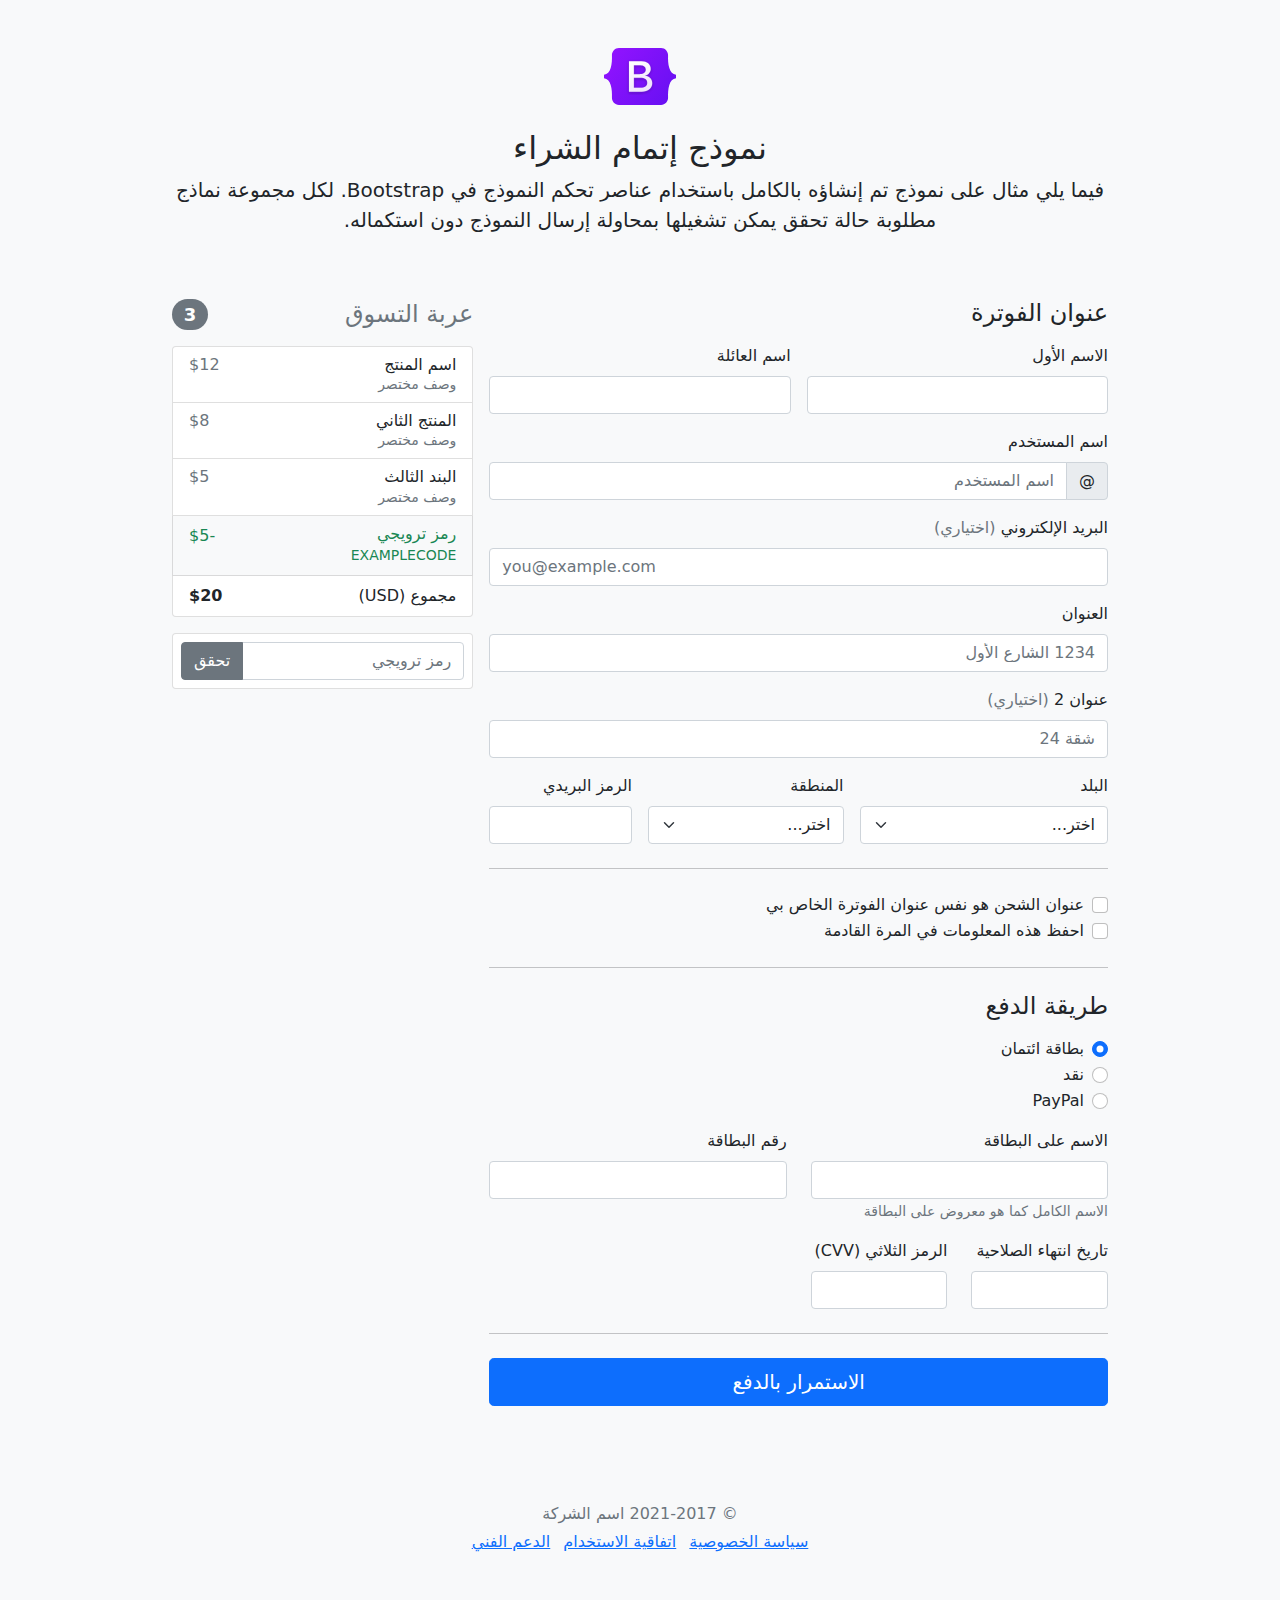
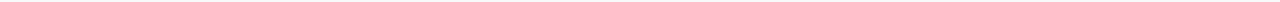
<file: bootstrap-5.0.1-examples/checkout-rtl/index.html>
<!doctype html>
<html lang="ar" dir="rtl">
  <head>
    <meta charset="utf-8">
    <meta name="viewport" content="width=device-width, initial-scale=1">
    <meta name="description" content="">
    <meta name="author" content="Mark Otto, Jacob Thornton, and Bootstrap contributors">
    <meta name="generator" content="Hugo 0.83.1">
    <title>مثال إتمام الشراء · Bootstrap v5.0</title>

    <link rel="canonical" href="https://getbootstrap.com/docs/5.0/examples/checkout-rtl/">

    

    <!-- Bootstrap core CSS -->
<link href="../assets/dist/css/bootstrap.rtl.min.css" rel="stylesheet">

    <style>
      .bd-placeholder-img {
        font-size: 1.125rem;
        text-anchor: middle;
        -webkit-user-select: none;
        -moz-user-select: none;
        user-select: none;
      }

      @media (min-width: 768px) {
        .bd-placeholder-img-lg {
          font-size: 3.5rem;
        }
      }
    </style>

    
    <!-- Custom styles for this template -->
    <link href="../checkout/form-validation.css" rel="stylesheet">
  </head>
  <body class="bg-light">
    
<div class="container">
  <main>
    <div class="py-5 text-center">
      <img class="d-block mx-auto mb-4" src="../assets/brand/bootstrap-logo.svg" alt="" width="72" height="57">
      <h2>نموذج إتمام الشراء</h2>
      <p class="lead">فيما يلي مثال على نموذج تم إنشاؤه بالكامل باستخدام عناصر تحكم النموذج في Bootstrap. لكل مجموعة نماذج مطلوبة حالة تحقق يمكن تشغيلها بمحاولة إرسال النموذج دون استكماله.</p>
    </div>

    <div class="row g-3">
      <div class="col-md-5 col-lg-4 order-md-last">
        <h4 class="d-flex justify-content-between align-items-center mb-3">
          <span class="text-muted">عربة التسوق</span>
          <span class="badge bg-secondary rounded-pill">3</span>
        </h4>
        <ul class="list-group mb-3">
          <li class="list-group-item d-flex justify-content-between lh-sm">
            <div>
              <h6 class="my-0">اسم المنتج</h6>
              <small class="text-muted">وصف مختصر</small>
            </div>
            <span class="text-muted">$12</span>
          </li>
          <li class="list-group-item d-flex justify-content-between lh-sm">
            <div>
              <h6 class="my-0">المنتج الثاني</h6>
              <small class="text-muted">وصف مختصر</small>
            </div>
            <span class="text-muted">$8</span>
          </li>
          <li class="list-group-item d-flex justify-content-between lh-sm">
            <div>
              <h6 class="my-0">البند الثالث</h6>
              <small class="text-muted">وصف مختصر</small>
            </div>
            <span class="text-muted">$5</span>
          </li>
          <li class="list-group-item d-flex justify-content-between bg-light">
            <div class="text-success">
              <h6 class="my-0">رمز ترويجي</h6>
              <small>EXAMPLECODE</small>
            </div>
            <span class="text-success">-$5</span>
          </li>
          <li class="list-group-item d-flex justify-content-between">
            <span>مجموع (USD)</span>
            <strong>$20</strong>
          </li>
        </ul>

        <form class="card p-2">
          <div class="input-group">
            <input type="text" class="form-control" placeholder="رمز ترويجي">
            <button type="submit" class="btn btn-secondary">تحقق</button>
          </div>
        </form>
      </div>
      <div class="col-md-7 col-lg-8">
        <h4 class="mb-3">عنوان الفوترة</h4>
        <form class="needs-validation" novalidate>
          <div class="row g-3">
            <div class="col-sm-6">
              <label for="firstName" class="form-label">الاسم الأول</label>
              <input type="text" class="form-control" id="firstName" placeholder="" value="" required>
              <div class="invalid-feedback">
                يرجى إدخال اسم أول صحيح.
              </div>
            </div>

            <div class="col-sm-6">
              <label for="lastName" class="form-label">اسم العائلة</label>
              <input type="text" class="form-control" id="lastName" placeholder="" value="" required>
              <div class="invalid-feedback">
                يرجى إدخال اسم عائلة صحيح.
              </div>
            </div>

            <div class="col-12">
              <label for="username" class="form-label">اسم المستخدم</label>
              <div class="input-group has-validation">
                <span class="input-group-text">@</span>
                <input type="text" class="form-control" id="username" placeholder="اسم المستخدم" required>
              <div class="invalid-feedback">
                اسم المستخدم الخاص بك مطلوب.
                </div>
              </div>
            </div>

            <div class="col-12">
              <label for="email" class="form-label">البريد الإلكتروني <span class="text-muted">(اختياري)</span></label>
              <input type="email" class="form-control" id="email" placeholder="you@example.com">
              <div class="invalid-feedback">
                يرجى إدخال عنوان بريد إلكتروني صحيح لتصلكم تحديثات الشحن.
              </div>
            </div>

            <div class="col-12">
              <label for="address" class="form-label">العنوان</label>
              <input type="text" class="form-control" id="address" placeholder="1234 الشارع الأول" required>
              <div class="invalid-feedback">
                يرجى إدخال عنوان الشحن الخاص بك.
              </div>
            </div>

            <div class="col-12">
              <label for="address2" class="form-label">عنوان 2 <span class="text-muted">(اختياري)</span></label>
              <input type="text" class="form-control" id="address2" placeholder="شقة 24">
            </div>

            <div class="col-md-5">
              <label for="country" class="form-label">البلد</label>
              <select class="form-select" id="country" required>
                <option value="">اختر...</option>
                <option>الولايات المتحدة الأمريكية</option>
              </select>
              <div class="invalid-feedback">
                يرجى اختيار بلد صحيح.
              </div>
            </div>

            <div class="col-md-4">
              <label for="state" class="form-label">المنطقة</label>
              <select class="form-select" id="state" required>
                <option value="">اختر...</option>
                <option>كاليفورنيا</option>
              </select>
              <div class="invalid-feedback">
                يرجى اختيار اسم منطقة صحيح.
              </div>
            </div>

            <div class="col-md-3">
              <label for="zip" class="form-label">الرمز البريدي</label>
              <input type="text" class="form-control" id="zip" placeholder="" required>
              <div class="invalid-feedback">
                الرمز البريدي مطلوب.
              </div>
            </div>
          </div>

          <hr class="my-4">

          <div class="form-check">
            <input type="checkbox" class="form-check-input" id="same-address">
            <label class="form-check-label" for="same-address">عنوان الشحن هو نفس عنوان الفوترة الخاص بي</label>
          </div>

          <div class="form-check">
            <input type="checkbox" class="form-check-input" id="save-info">
            <label class="form-check-label" for="save-info">احفظ هذه المعلومات في المرة القادمة</label>
          </div>

          <hr class="my-4">

          <h4 class="mb-3">طريقة الدفع</h4>

          <div class="my-3">
            <div class="form-check">
              <input id="credit" name="paymentMethod" type="radio" class="form-check-input" checked required>
              <label class="form-check-label" for="credit">بطاقة ائتمان</label>
            </div>
            <div class="form-check">
              <input id="cash" name="paymentMethod" type="radio" class="form-check-input" required>
              <label class="form-check-label" for="cash">نقد</label>
            </div>
            <div class="form-check">
              <input id="paypal" name="paymentMethod" type="radio" class="form-check-input" required>
              <label class="form-check-label" for="paypal">PayPal</label>
            </div>
          </div>

          <div class="row gy-3">
            <div class="col-md-6">
              <label for="cc-name" class="form-label">الاسم على البطاقة</label>
              <input type="text" class="form-control" id="cc-name" placeholder="" required>
              <small class="text-muted">الاسم الكامل كما هو معروض على البطاقة</small>
              <div class="invalid-feedback">
                الاسم على البطاقة مطلوب
              </div>
            </div>

            <div class="col-md-6">
              <label for="cc-number" class="form-label">رقم البطاقة</label>
              <input type="text" class="form-control" id="cc-number" placeholder="" required>
              <div class="invalid-feedback">
                رقم بطاقة الائتمان مطلوب
              </div>
            </div>

            <div class="col-md-3">
              <label for="cc-expiration" class="form-label">تاريخ انتهاء الصلاحية</label>
              <input type="text" class="form-control" id="cc-expiration" placeholder="" required>
              <div class="invalid-feedback">
                تاريخ انتهاء الصلاحية مطلوب
              </div>
            </div>

            <div class="col-md-3">
              <label for="cc-cvv" class="form-label">الرمز الثلاثي (CVV)</label>
              <input type="text" class="form-control" id="cc-cvv" placeholder="" required>
              <div class="invalid-feedback">
                رمز الحماية مطلوب
              </div>
            </div>
          </div>

          <hr class="my-4">

          <button class="w-100 btn btn-primary btn-lg" type="submit">الاستمرار بالدفع</button>
        </form>
      </div>
    </div>
  </main>
  <footer class="my-5 pt-5 text-muted text-center text-small">
    <p class="mb-1">&copy; 2021-2017 اسم الشركة</p>
    <ul class="list-inline">
      <li class="list-inline-item"><a href="#">سياسة الخصوصية</a></li>
      <li class="list-inline-item"><a href="#">اتفاقية الاستخدام</a></li>
      <li class="list-inline-item"><a href="#">الدعم الفني</a></li>
    </ul>
  </footer>
</div>


    <script src="../assets/dist/js/bootstrap.bundle.min.js"></script>

      <script src="../checkout/form-validation.js"></script>
  </body>
</html>
</file>
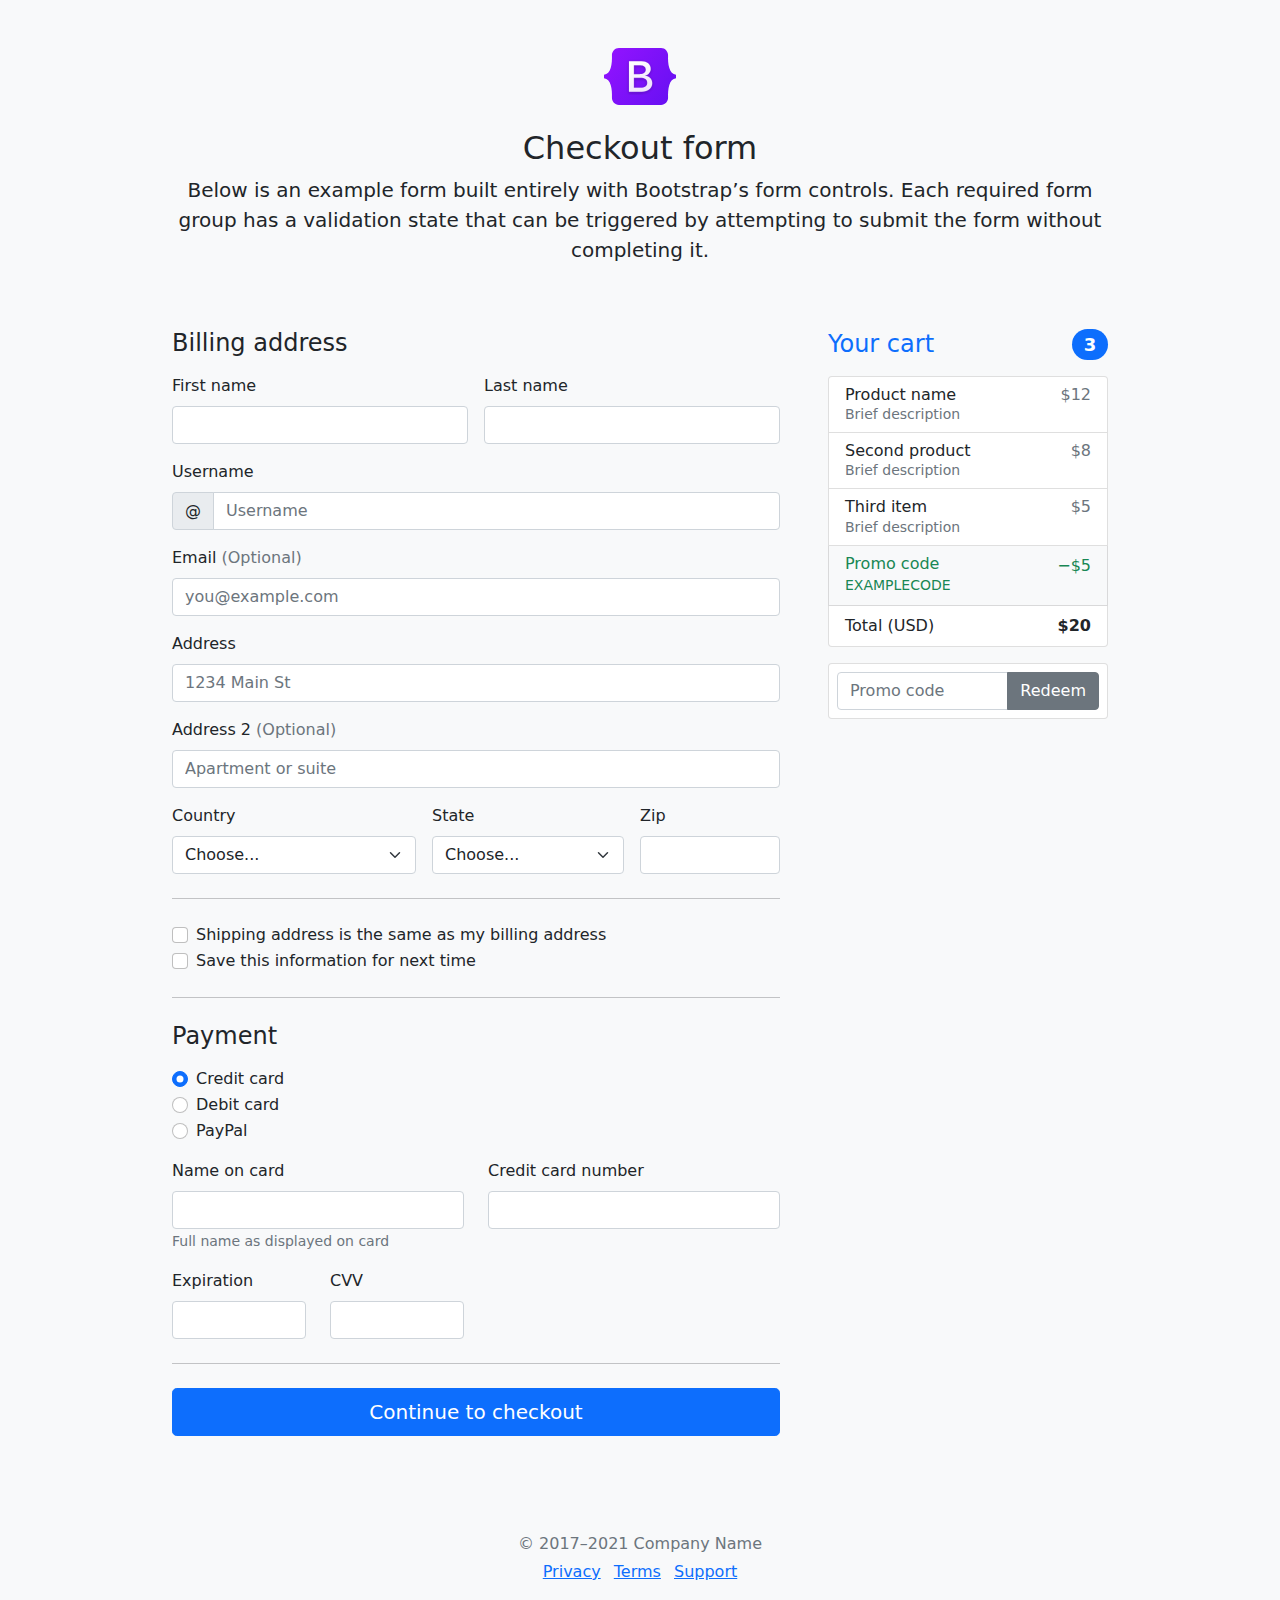
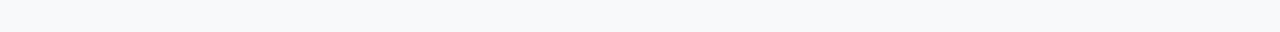
<file: bootstrap-5.0.1-examples/checkout/index.html>
<!doctype html>
<html lang="en">
  <head>
    <meta charset="utf-8">
    <meta name="viewport" content="width=device-width, initial-scale=1">
    <meta name="description" content="">
    <meta name="author" content="Mark Otto, Jacob Thornton, and Bootstrap contributors">
    <meta name="generator" content="Hugo 0.83.1">
    <title>Checkout example · Bootstrap v5.0</title>

    <link rel="canonical" href="https://getbootstrap.com/docs/5.0/examples/checkout/">

    

    <!-- Bootstrap core CSS -->
<link href="../assets/dist/css/bootstrap.min.css" rel="stylesheet">

    <style>
      .bd-placeholder-img {
        font-size: 1.125rem;
        text-anchor: middle;
        -webkit-user-select: none;
        -moz-user-select: none;
        user-select: none;
      }

      @media (min-width: 768px) {
        .bd-placeholder-img-lg {
          font-size: 3.5rem;
        }
      }
    </style>

    
    <!-- Custom styles for this template -->
    <link href="form-validation.css" rel="stylesheet">
  </head>
  <body class="bg-light">
    
<div class="container">
  <main>
    <div class="py-5 text-center">
      <img class="d-block mx-auto mb-4" src="../assets/brand/bootstrap-logo.svg" alt="" width="72" height="57">
      <h2>Checkout form</h2>
      <p class="lead">Below is an example form built entirely with Bootstrap’s form controls. Each required form group has a validation state that can be triggered by attempting to submit the form without completing it.</p>
    </div>

    <div class="row g-5">
      <div class="col-md-5 col-lg-4 order-md-last">
        <h4 class="d-flex justify-content-between align-items-center mb-3">
          <span class="text-primary">Your cart</span>
          <span class="badge bg-primary rounded-pill">3</span>
        </h4>
        <ul class="list-group mb-3">
          <li class="list-group-item d-flex justify-content-between lh-sm">
            <div>
              <h6 class="my-0">Product name</h6>
              <small class="text-muted">Brief description</small>
            </div>
            <span class="text-muted">$12</span>
          </li>
          <li class="list-group-item d-flex justify-content-between lh-sm">
            <div>
              <h6 class="my-0">Second product</h6>
              <small class="text-muted">Brief description</small>
            </div>
            <span class="text-muted">$8</span>
          </li>
          <li class="list-group-item d-flex justify-content-between lh-sm">
            <div>
              <h6 class="my-0">Third item</h6>
              <small class="text-muted">Brief description</small>
            </div>
            <span class="text-muted">$5</span>
          </li>
          <li class="list-group-item d-flex justify-content-between bg-light">
            <div class="text-success">
              <h6 class="my-0">Promo code</h6>
              <small>EXAMPLECODE</small>
            </div>
            <span class="text-success">−$5</span>
          </li>
          <li class="list-group-item d-flex justify-content-between">
            <span>Total (USD)</span>
            <strong>$20</strong>
          </li>
        </ul>

        <form class="card p-2">
          <div class="input-group">
            <input type="text" class="form-control" placeholder="Promo code">
            <button type="submit" class="btn btn-secondary">Redeem</button>
          </div>
        </form>
      </div>
      <div class="col-md-7 col-lg-8">
        <h4 class="mb-3">Billing address</h4>
        <form class="needs-validation" novalidate>
          <div class="row g-3">
            <div class="col-sm-6">
              <label for="firstName" class="form-label">First name</label>
              <input type="text" class="form-control" id="firstName" placeholder="" value="" required>
              <div class="invalid-feedback">
                Valid first name is required.
              </div>
            </div>

            <div class="col-sm-6">
              <label for="lastName" class="form-label">Last name</label>
              <input type="text" class="form-control" id="lastName" placeholder="" value="" required>
              <div class="invalid-feedback">
                Valid last name is required.
              </div>
            </div>

            <div class="col-12">
              <label for="username" class="form-label">Username</label>
              <div class="input-group has-validation">
                <span class="input-group-text">@</span>
                <input type="text" class="form-control" id="username" placeholder="Username" required>
              <div class="invalid-feedback">
                  Your username is required.
                </div>
              </div>
            </div>

            <div class="col-12">
              <label for="email" class="form-label">Email <span class="text-muted">(Optional)</span></label>
              <input type="email" class="form-control" id="email" placeholder="you@example.com">
              <div class="invalid-feedback">
                Please enter a valid email address for shipping updates.
              </div>
            </div>

            <div class="col-12">
              <label for="address" class="form-label">Address</label>
              <input type="text" class="form-control" id="address" placeholder="1234 Main St" required>
              <div class="invalid-feedback">
                Please enter your shipping address.
              </div>
            </div>

            <div class="col-12">
              <label for="address2" class="form-label">Address 2 <span class="text-muted">(Optional)</span></label>
              <input type="text" class="form-control" id="address2" placeholder="Apartment or suite">
            </div>

            <div class="col-md-5">
              <label for="country" class="form-label">Country</label>
              <select class="form-select" id="country" required>
                <option value="">Choose...</option>
                <option>United States</option>
              </select>
              <div class="invalid-feedback">
                Please select a valid country.
              </div>
            </div>

            <div class="col-md-4">
              <label for="state" class="form-label">State</label>
              <select class="form-select" id="state" required>
                <option value="">Choose...</option>
                <option>California</option>
              </select>
              <div class="invalid-feedback">
                Please provide a valid state.
              </div>
            </div>

            <div class="col-md-3">
              <label for="zip" class="form-label">Zip</label>
              <input type="text" class="form-control" id="zip" placeholder="" required>
              <div class="invalid-feedback">
                Zip code required.
              </div>
            </div>
          </div>

          <hr class="my-4">

          <div class="form-check">
            <input type="checkbox" class="form-check-input" id="same-address">
            <label class="form-check-label" for="same-address">Shipping address is the same as my billing address</label>
          </div>

          <div class="form-check">
            <input type="checkbox" class="form-check-input" id="save-info">
            <label class="form-check-label" for="save-info">Save this information for next time</label>
          </div>

          <hr class="my-4">

          <h4 class="mb-3">Payment</h4>

          <div class="my-3">
            <div class="form-check">
              <input id="credit" name="paymentMethod" type="radio" class="form-check-input" checked required>
              <label class="form-check-label" for="credit">Credit card</label>
            </div>
            <div class="form-check">
              <input id="debit" name="paymentMethod" type="radio" class="form-check-input" required>
              <label class="form-check-label" for="debit">Debit card</label>
            </div>
            <div class="form-check">
              <input id="paypal" name="paymentMethod" type="radio" class="form-check-input" required>
              <label class="form-check-label" for="paypal">PayPal</label>
            </div>
          </div>

          <div class="row gy-3">
            <div class="col-md-6">
              <label for="cc-name" class="form-label">Name on card</label>
              <input type="text" class="form-control" id="cc-name" placeholder="" required>
              <small class="text-muted">Full name as displayed on card</small>
              <div class="invalid-feedback">
                Name on card is required
              </div>
            </div>

            <div class="col-md-6">
              <label for="cc-number" class="form-label">Credit card number</label>
              <input type="text" class="form-control" id="cc-number" placeholder="" required>
              <div class="invalid-feedback">
                Credit card number is required
              </div>
            </div>

            <div class="col-md-3">
              <label for="cc-expiration" class="form-label">Expiration</label>
              <input type="text" class="form-control" id="cc-expiration" placeholder="" required>
              <div class="invalid-feedback">
                Expiration date required
              </div>
            </div>

            <div class="col-md-3">
              <label for="cc-cvv" class="form-label">CVV</label>
              <input type="text" class="form-control" id="cc-cvv" placeholder="" required>
              <div class="invalid-feedback">
                Security code required
              </div>
            </div>
          </div>

          <hr class="my-4">

          <button class="w-100 btn btn-primary btn-lg" type="submit">Continue to checkout</button>
        </form>
      </div>
    </div>
  </main>

  <footer class="my-5 pt-5 text-muted text-center text-small">
    <p class="mb-1">&copy; 2017–2021 Company Name</p>
    <ul class="list-inline">
      <li class="list-inline-item"><a href="#">Privacy</a></li>
      <li class="list-inline-item"><a href="#">Terms</a></li>
      <li class="list-inline-item"><a href="#">Support</a></li>
    </ul>
  </footer>
</div>


    <script src="../assets/dist/js/bootstrap.bundle.min.js"></script>

      <script src="form-validation.js"></script>
  </body>
</html>
</file>
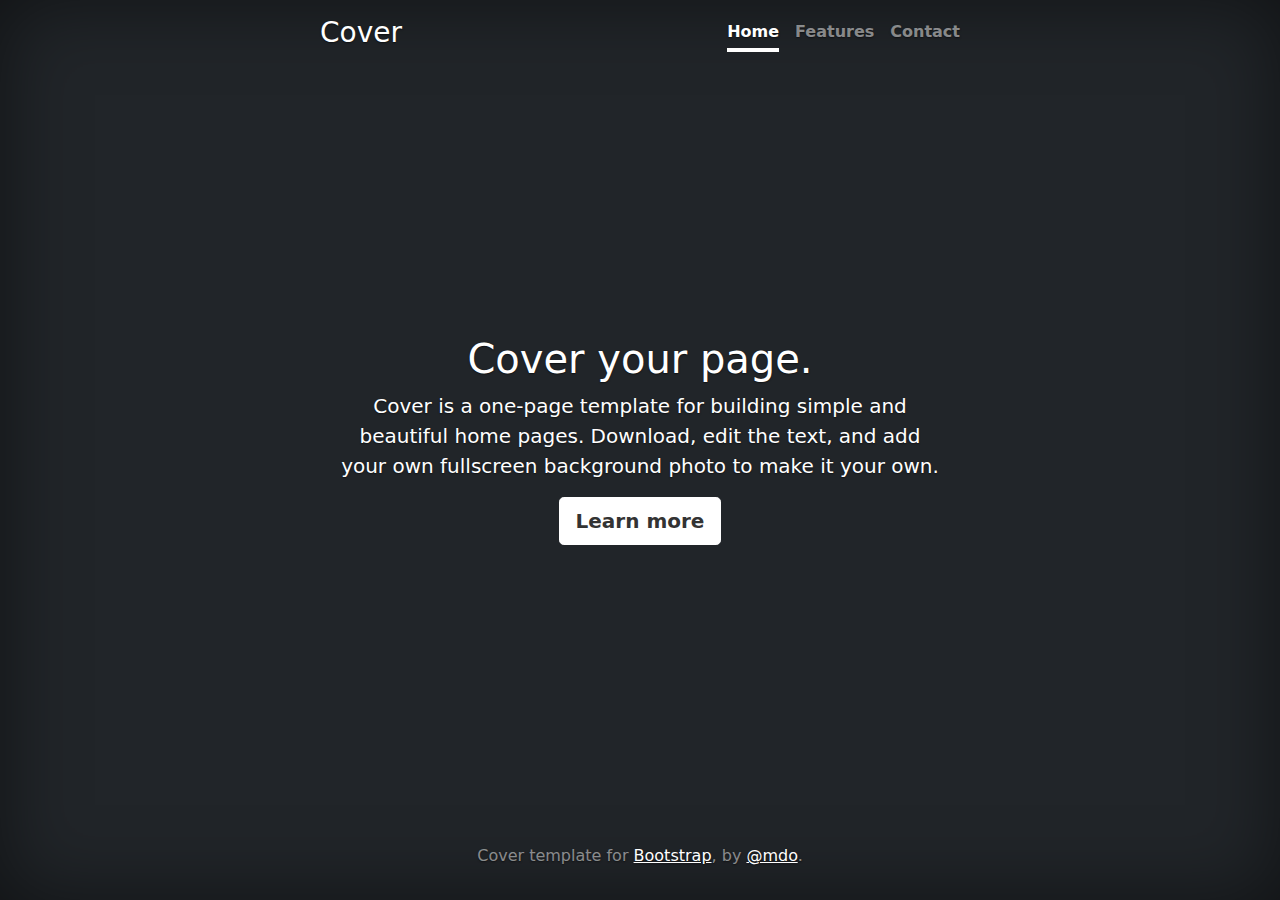
<file: bootstrap-5.0.1-examples/cover/index.html>
<!doctype html>
<html lang="en" class="h-100">

<head>
    <meta charset="utf-8">
    <meta name="viewport" content="width=device-width, initial-scale=1">
    <meta name="description" content="">
    <meta name="author" content="Mark Otto, Jacob Thornton, and Bootstrap contributors">
    <meta name="generator" content="Hugo 0.83.1">
    <title>Cover Template · Bootstrap v5.0</title>

    <link rel="canonical" href="https://getbootstrap.com/docs/5.0/examples/cover/">



    <!-- Bootstrap core CSS -->
    <link href="../assets/dist/css/bootstrap.min.css" rel="stylesheet">

    <style>
        .bd-placeholder-img {
            font-size: 1.125rem;
            text-anchor: middle;
            -webkit-user-select: none;
            -moz-user-select: none;
            user-select: none;
        }
        
        @media (min-width: 768px) {
            .bd-placeholder-img-lg {
                font-size: 3.5rem;
            }
        }
    </style>


    <!-- Custom styles for this template -->
    <link href="cover.css" rel="stylesheet">
</head>

<body class="d-flex h-100 text-center text-white bg-dark">

    <div class="cover-container d-flex w-100 h-100 p-3 mx-auto flex-column">
        <header class="mb-auto">
            <div>
                <h3 class="float-md-start mb-0">Cover</h3>
                <nav class="nav nav-masthead justify-content-center float-md-end">
                    <a class="nav-link active" aria-current="page" href="#">Home</a>
                    <a class="nav-link" href="#">Features</a>
                    <a class="nav-link" href="#">Contact</a>
                </nav>
            </div>
        </header>

        <main class="px-3">
            <h1>Cover your page.</h1>
            <p class="lead">Cover is a one-page template for building simple and beautiful home pages. Download, edit the text, and add your own fullscreen background photo to make it your own.</p>
            <p class="lead">
                <a href="#" class="btn btn-lg btn-secondary fw-bold border-white bg-white">Learn more</a>
            </p>
        </main>

        <footer class="mt-auto text-white-50">
            <p>Cover template for <a href="https://getbootstrap.com/" class="text-white">Bootstrap</a>, by <a href="https://twitter.com/mdo" class="text-white">@mdo</a>.</p>
        </footer>
    </div>



</body>

</html>
</file>
<file: Game/game.css>
body {
    background-color: #7ee8fa;
    background-image: linear-gradient(315deg, #7ee8fa 0%, #80ff72 74%);
}

button {
    cursor: pointer;
    border: none;
}

button:active {
    transform: translateX(2px);
}

button:disabled {
    color: black;
    opacity: 0.6;
    cursor: default;
}

.unselectable {
        -webkit-user-select: none;
        -webkit-touch-callout: none;
        -moz-user-select: none;
        -ms-user-select: none;
        user-select: none;
}

.Memory_Board {
    position: absolute;
    height: 500px;
    width: 75%;
    margin-top: 5%;
    margin-left: 12%;
    background-color: rgba(255, 255, 255, .3);
    border-radius: 20px;
    border-style: solid;
    border-color: rgba(255, 255, 255, 0.1);
    display: flex;
    flex-direction: column;
    justify-content: space-around;
    flex-wrap: nowrap;
}

#Home {
    margin-left: 5%;
    padding: 5px;
    border-radius: 5px;
    font-family: 'Montserrat Alternates', sans-serif;
    font-weight: bold;
    background-color: teal;
}

#HighScore {
    margin-left: 5%;
    padding: 5px;
    width: 8rem;
    border-radius: 5px;
    font-family: 'Montserrat Alternates', sans-serif;
    font-weight: bold;
    background-color: teal;
}

#Color_Green {
    background-color: #006400;
    border-radius: 10px;
    height: 100px;
    width: 90%;
    box-shadow: 5px 7px 10px yellowgreen;
    opacity: 0.7;
    text-align: center;
    font-size: 2.2rem;
    font-family: 'Montserrat Alternates', sans-serif;
    display: flex;
    flex-direction: column;
    justify-content: center;
    align-self: center;
}

#Input {
    background-color: #52a7c1;
    border-radius: 10px;
    height: 100px;
    width: 90%;
    box-shadow: 5px 7px 10px yellowgreen;
    opacity: 0.8;
    text-align: center;
    font-size: 3rem;
    font-family: 'Montserrat Alternates', sans-serif;
    align-self: center;
}

.Controls {
    position: relative;
    display: flex;
    flex-wrap: nowrap;
    flex-direction: row;
    justify-content: space-around;
}

#Submit {
    font-family: 'Montserrat Alternates', sans-serif;
    font-weight: bold;
    text-shadow: 1px 1px 1px grey;
    height: 100px;
    width: 100px;
    border-radius: 25px;
    background-color: #00693e;
    box-shadow: 5px 7px 10px green;
    position: relative;
}

#Play {
    font-family: 'Montserrat Alternates', sans-serif;
    font-weight: bold;
    text-shadow: 1px 1px 1px grey;
    height: 100px;
    width: 100px;
    border-radius: 25px;
    background-color: #00693e;
    box-shadow: 5px 7px 10px green;
    position: relative;
}

#Points {
    font-family: 'Montserrat Alternates', sans-serif;
    font-weight: bold;
    font-size: 30px;
    text-shadow: 1px 1px 1px grey;
    padding: 20px;
    background-color: #52a7c1;
    background-image: linear-gradient(0deg, #52a7c1 0%, #b3f6d8 74%);
    height: 100px;
    width: 100px;
    text-align: center;
    border-radius: 20px;
}

#Reset {
    font-family: 'Montserrat Alternates', sans-serif;
    font-weight: bold;
    text-shadow: 1px 1px 1px grey;
    height: 100px;
    width: 100px;
    border-radius: 25px;
    background-color: #00693e;
    box-shadow: 5px 7px 10px green;
    position: relative;
}

@media (max-width: 700px) {
    .Memory_Board {
        margin: 0px;
        height: 97%;
        width: 95%;
    }
    #Color_Green {
        font-size: 1.5rem;
        padding: 5px;
    }
    #Submit {
        height: 80px;
        width: 80px;
    }
    #Play {
        height: 80px;
        width: 80px;
    }
    #Reset {
        height: 80px;
        width: 80px;
    }
    #Points {
        height: 80px;
        width: 80px;
        padding: 0;
        font-size: 1.2rem;
    }
}
</file>
<file: bootstrap-5.0.1-examples/blog/blog.rtl.css>
/* stylelint-disable selector-list-comma-newline-after */

.blog-header {
  line-height: 1;
  border-bottom: 1px solid #e5e5e5;
}

.blog-header-logo {
  font-family: Amiri, Georgia, "Times New Roman", serif;
  font-size: 2.25rem;
}

.blog-header-logo:hover {
  text-decoration: none;
}

h1, h2, h3, h4, h5, h6 {
  font-family: Amiri, Georgia, "Times New Roman", serif;
}

.display-4 {
  font-size: 2.5rem;
}
@media (min-width: 768px) {
  .display-4 {
    font-size: 3rem;
  }
}

.nav-scroller {
  position: relative;
  z-index: 2;
  height: 2.75rem;
  overflow-y: hidden;
}

.nav-scroller .nav {
  display: flex;
  flex-wrap: nowrap;
  padding-bottom: 1rem;
  margin-top: -1px;
  overflow-x: auto;
  text-align: center;
  white-space: nowrap;
  -webkit-overflow-scrolling: touch;
}

.nav-scroller .nav-link {
  padding-top: .75rem;
  padding-bottom: .75rem;
  font-size: .875rem;
}

.card-img-right {
  height: 100%;
  border-radius: 3px 0 0 3px;
}

.flex-auto {
  flex: 0 0 auto;
}

.h-250 { height: 250px; }
@media (min-width: 768px) {
  .h-md-250 { height: 250px; }
}

/* Pagination */
.blog-pagination {
  margin-bottom: 4rem;
}
.blog-pagination > .btn {
  border-radius: 2rem;
}

/*
 * Blog posts
 */
.blog-post {
  margin-bottom: 4rem;
}
.blog-post-title {
  margin-bottom: .25rem;
  font-size: 2.5rem;
}
.blog-post-meta {
  margin-bottom: 1.25rem;
  color: #727272;
}

/*
 * Footer
 */
.blog-footer {
  padding: 2.5rem 0;
  color: #727272;
  text-align: center;
  background-color: #f9f9f9;
  border-top: .05rem solid #e5e5e5;
}
.blog-footer p:last-child {
  margin-bottom: 0;
}
</file>
<file: bootstrap-5.0.1-examples/blog/blog.css>
/* stylelint-disable selector-list-comma-newline-after */

.blog-header {
  line-height: 1;
  border-bottom: 1px solid #e5e5e5;
}

.blog-header-logo {
  font-family: "Playfair Display", Georgia, "Times New Roman", serif/*rtl:Amiri, Georgia, "Times New Roman", serif*/;
  font-size: 2.25rem;
}

.blog-header-logo:hover {
  text-decoration: none;
}

h1, h2, h3, h4, h5, h6 {
  font-family: "Playfair Display", Georgia, "Times New Roman", serif/*rtl:Amiri, Georgia, "Times New Roman", serif*/;
}

.display-4 {
  font-size: 2.5rem;
}
@media (min-width: 768px) {
  .display-4 {
    font-size: 3rem;
  }
}

.nav-scroller {
  position: relative;
  z-index: 2;
  height: 2.75rem;
  overflow-y: hidden;
}

.nav-scroller .nav {
  display: flex;
  flex-wrap: nowrap;
  padding-bottom: 1rem;
  margin-top: -1px;
  overflow-x: auto;
  text-align: center;
  white-space: nowrap;
  -webkit-overflow-scrolling: touch;
}

.nav-scroller .nav-link {
  padding-top: .75rem;
  padding-bottom: .75rem;
  font-size: .875rem;
}

.card-img-right {
  height: 100%;
  border-radius: 0 3px 3px 0;
}

.flex-auto {
  flex: 0 0 auto;
}

.h-250 { height: 250px; }
@media (min-width: 768px) {
  .h-md-250 { height: 250px; }
}

/* Pagination */
.blog-pagination {
  margin-bottom: 4rem;
}
.blog-pagination > .btn {
  border-radius: 2rem;
}

/*
 * Blog posts
 */
.blog-post {
  margin-bottom: 4rem;
}
.blog-post-title {
  margin-bottom: .25rem;
  font-size: 2.5rem;
}
.blog-post-meta {
  margin-bottom: 1.25rem;
  color: #727272;
}

/*
 * Footer
 */
.blog-footer {
  padding: 2.5rem 0;
  color: #727272;
  text-align: center;
  background-color: #f9f9f9;
  border-top: .05rem solid #e5e5e5;
}
.blog-footer p:last-child {
  margin-bottom: 0;
}
</file>
<file: bootstrap-5.0.1-examples/carousel/carousel.rtl.css>
/* GLOBAL STYLES
-------------------------------------------------- */
/* Padding below the footer and lighter body text */

body {
  padding-top: 3rem;
  padding-bottom: 3rem;
  color: #5a5a5a;
}


/* CUSTOMIZE THE CAROUSEL
-------------------------------------------------- */

/* Carousel base class */
.carousel {
  margin-bottom: 4rem;
}
/* Since positioning the image, we need to help out the caption */
.carousel-caption {
  bottom: 3rem;
  z-index: 10;
}

/* Declare heights because of positioning of img element */
.carousel-item {
  height: 32rem;
}
.carousel-item > img {
  position: absolute;
  top: 0;
  right: 0;
  min-width: 100%;
  height: 32rem;
}


/* MARKETING CONTENT
-------------------------------------------------- */

/* Center align the text within the three columns below the carousel */
.marketing .col-lg-4 {
  margin-bottom: 1.5rem;
  text-align: center;
}
.marketing h2 {
  font-weight: 400;
}
.marketing .col-lg-4 p {
  margin-right: .75rem;
  margin-left: .75rem;
}


/* Featurettes
------------------------- */

.featurette-divider {
  margin: 5rem 0; /* Space out the Bootstrap <hr> more */
}

/* Thin out the marketing headings */
.featurette-heading {
  font-weight: 300;
  line-height: 1;
}


/* RESPONSIVE CSS
-------------------------------------------------- */

@media (min-width: 40em) {
  /* Bump up size of carousel content */
  .carousel-caption p {
    margin-bottom: 1.25rem;
    font-size: 1.25rem;
    line-height: 1.4;
  }

  .featurette-heading {
    font-size: 50px;
  }
}

@media (min-width: 62em) {
  .featurette-heading {
    margin-top: 7rem;
  }
}
</file>
<file: bootstrap-5.0.1-examples/carousel/carousel.css>
/* GLOBAL STYLES
-------------------------------------------------- */
/* Padding below the footer and lighter body text */

body {
  padding-top: 3rem;
  padding-bottom: 3rem;
  color: #5a5a5a;
}


/* CUSTOMIZE THE CAROUSEL
-------------------------------------------------- */

/* Carousel base class */
.carousel {
  margin-bottom: 4rem;
}
/* Since positioning the image, we need to help out the caption */
.carousel-caption {
  bottom: 3rem;
  z-index: 10;
}

/* Declare heights because of positioning of img element */
.carousel-item {
  height: 32rem;
}
.carousel-item > img {
  position: absolute;
  top: 0;
  left: 0;
  min-width: 100%;
  height: 32rem;
}


/* MARKETING CONTENT
-------------------------------------------------- */

/* Center align the text within the three columns below the carousel */
.marketing .col-lg-4 {
  margin-bottom: 1.5rem;
  text-align: center;
}
.marketing h2 {
  font-weight: 400;
}
/* rtl:begin:ignore */
.marketing .col-lg-4 p {
  margin-right: .75rem;
  margin-left: .75rem;
}
/* rtl:end:ignore */


/* Featurettes
------------------------- */

.featurette-divider {
  margin: 5rem 0; /* Space out the Bootstrap <hr> more */
}

/* Thin out the marketing headings */
.featurette-heading {
  font-weight: 300;
  line-height: 1;
  /* rtl:remove */
  letter-spacing: -.05rem;
}


/* RESPONSIVE CSS
-------------------------------------------------- */

@media (min-width: 40em) {
  /* Bump up size of carousel content */
  .carousel-caption p {
    margin-bottom: 1.25rem;
    font-size: 1.25rem;
    line-height: 1.4;
  }

  .featurette-heading {
    font-size: 50px;
  }
}

@media (min-width: 62em) {
  .featurette-heading {
    margin-top: 7rem;
  }
}
</file>
<file: bootstrap-5.0.1-examples/checkout/form-validation.css>
.container {
  max-width: 960px;
}
</file>
<file: bootstrap-5.0.1-examples/cover/cover.css>
/*
 * Globals
 */


/* Custom default button */

.btn-secondary,
.btn-secondary:hover,
.btn-secondary:focus {
    color: #333;
    text-shadow: none;
    /* Prevent inheritance from `body` */
}


/*
 * Base structure
 */

body {
    text-shadow: 0 .05rem .1rem rgba(0, 0, 0, .5);
    box-shadow: inset 0 0 5rem rgba(0, 0, 0, .5);
}

.cover-container {
    max-width: 42em;
}


/*
 * Header
 */

.nav-masthead .nav-link {
    padding: .25rem 0;
    font-weight: 700;
    color: rgba(255, 255, 255, .5);
    background-color: transparent;
    border-bottom: .25rem solid transparent;
}

.nav-masthead .nav-link:hover,
.nav-masthead .nav-link:focus {
    border-bottom-color: rgba(255, 255, 255, .25);
}

.nav-masthead .nav-link+.nav-link {
    margin-left: 1rem;
}

.nav-masthead .active {
    color: #fff;
    border-bottom-color: #fff;
}

.background-sky {
    background-image: url("/coverimage.jpg");
    background-repeat: no-repeat;
}
</file>
<file: bootstrap-5.0.1-examples/cheatsheet/cheatsheet.rtl.css>
body {
  scroll-behavior: smooth;
}

/**
 * Bootstrap "Journal code" icon
 * @link https://icons.getbootstrap.com/icons/journal-code/
 */
.bd-heading a::before {
  display: inline-block;
  width: 1em;
  height: 1em;
  margin-left: .25rem;
  content: "";
  background-image: url("data:image/svg+xml,%3Csvg xmlns='http://www.w3.org/2000/svg' fill='%25230d6efd' viewBox='0 0 16 16'%3E%3Cpath d='M4 1h8a2 2 0 0 1 2 2v10a2 2 0 0 1-2 2H4a2 2 0 0 1-2-2h1a1 1 0 0 0 1 1h8a1 1 0 0 0 1-1V3a1 1 0 0 0-1-1H4a1 1 0 0 0-1 1H2a2 2 0 0 1 2-2z'/%3E%3Cpath d='M2 5v-.5a.5.5 0 0 1 1 0V5h.5a.5.5 0 0 1 0 1h-2a.5.5 0 0 1 0-1H2zm0 3v-.5a.5.5 0 0 1 1 0V8h.5a.5.5 0 0 1 0 1h-2a.5.5 0 0 1 0-1H2zm0 3v-.5a.5.5 0 0 1 1 0v.5h.5a.5.5 0 0 1 0 1h-2a.5.5 0 0 1 0-1H2z'/%3E%3Cpath fill-rule='evenodd' d='M8.646 5.646a.5.5 0 0 1 .708 0l2 2a.5.5 0 0 1 0 .708l-2 2a.5.5 0 0 1-.708-.708L10.293 8 8.646 6.354a.5.5 0 0 1 0-.708zm-1.292 0a.5.5 0 0 0-.708 0l-2 2a.5.5 0 0 0 0 .708l2 2a.5.5 0 0 0 .708-.708L5.707 8l1.647-1.646a.5.5 0 0 0 0-.708z'/%3E%3C/svg%3E");
  background-size: 1em;
}

/* stylelint-disable-next-line selector-max-universal */
.bd-heading + div > * + * {
  margin-top: 3rem;
}

/* Table of contents */
.bd-aside a {
  padding: .1875rem .5rem;
  margin-top: .125rem;
  margin-right: .3125rem;
  color: rgba(0, 0, 0, .65);
  text-decoration: none;
}

.bd-aside a:hover,
.bd-aside a:focus {
  color: rgba(0, 0, 0, .85);
  background-color: rgba(121, 82, 179, .1);
}

.bd-aside .active {
  font-weight: 600;
  color: rgba(0, 0, 0, .85);
}

.bd-aside .btn {
  padding: .25rem .5rem;
  font-weight: 600;
  color: rgba(0, 0, 0, .65);
  border: 0;
}

.bd-aside .btn:hover,
.bd-aside .btn:focus {
  color: rgba(0, 0, 0, .85);
  background-color: rgba(121, 82, 179, .1);
}

.bd-aside .btn:focus {
  box-shadow: 0 0 0 1px rgba(121, 82, 179, .7);
}

.bd-aside .btn::before {
  width: 1.25em;
  line-height: 0;
  content: url("data:image/svg+xml,%3csvg xmlns='http://www.w3.org/2000/svg' width='16' height='16' viewBox='0 0 16 16'%3e%3cpath fill='none' stroke='rgba%280,0,0,.5%29' stroke-linecap='round' stroke-linejoin='round' stroke-width='2' d='M5 14l6-6-6-6'/%3e%3c/svg%3e");
  transition: transform .35s ease;
  transform: rotate(180deg) translateX(-2px);
  transform-origin: .5em 50%;
}

.bd-aside .btn[aria-expanded="true"]::before {
  transform: rotate(90deg);
}


/* Examples */
.scrollspy-example {
  position: relative;
  height: 200px;
  margin-top: .5rem;
  overflow: auto;
}

[id="modal"] .bd-example .btn,
[id="buttons"] .bd-example .btn,
[id="tooltips"] .bd-example .btn,
[id="popovers"] .bd-example .btn,
[id="dropdowns"] .bd-example .btn-group,
[id="dropdowns"] .bd-example .dropdown,
[id="dropdowns"] .bd-example .dropup,
[id="dropdowns"] .bd-example .dropend,
[id="dropdowns"] .bd-example .dropstart {
  margin: 0 0 1rem 1rem;
}

/* Layout */
@media (min-width: 1200px) {
  body {
    display: grid;
    gap: 1rem;
    grid-template-columns: 1fr 4fr 1fr;
    grid-template-rows: auto;
  }

  .bd-header {
    position: fixed;
    top: 0;
    right: 0;
    left: 0;
    z-index: 1030;
    grid-column: 1 / span 3;
  }

  .bd-aside,
  .bd-cheatsheet {
    padding-top: 4rem;
  }

  /**
   * 1. Too bad only Firefox supports subgrids ATM
   */
  .bd-cheatsheet,
  .bd-cheatsheet section,
  .bd-cheatsheet article {
    display: inherit; /* 1 */
    gap: inherit; /* 1 */
    grid-template-columns: 1fr 4fr;
    grid-column: 1 / span 2;
    grid-template-rows: auto;
  }

  .bd-aside {
    grid-area: 1 / 3;
    scroll-margin-top: 4rem;
  }

  .bd-cheatsheet section,
  .bd-cheatsheet section > h2 {
    top: 2rem;
    scroll-margin-top: 2rem;
  }

  .bd-cheatsheet section > h2::before {
    position: absolute;
    top: 0;
    right: 0;
    bottom: -2rem;
    left: 0;
    z-index: -1;
    content: "";
    background-image: linear-gradient(to bottom, rgba(255, 255, 255, 1) calc(100% - 3rem), rgba(255, 255, 255, .01));
  }

  .bd-cheatsheet article,
  .bd-cheatsheet .bd-heading {
    top: 8rem;
    scroll-margin-top: 8rem;
  }

  .bd-cheatsheet .bd-heading {
    z-index: 1;
  }
}
</file>
<file: bootstrap-5.0.1-examples/cheatsheet/cheatsheet.css>
body {
  scroll-behavior: smooth;
}

/**
 * Bootstrap "Journal code" icon
 * @link https://icons.getbootstrap.com/icons/journal-code/
 */
.bd-heading a::before {
  display: inline-block;
  width: 1em;
  height: 1em;
  margin-right: .25rem;
  content: "";
  background-image: url("data:image/svg+xml,%3Csvg xmlns='http://www.w3.org/2000/svg' fill='%25230d6efd' viewBox='0 0 16 16'%3E%3Cpath d='M4 1h8a2 2 0 0 1 2 2v10a2 2 0 0 1-2 2H4a2 2 0 0 1-2-2h1a1 1 0 0 0 1 1h8a1 1 0 0 0 1-1V3a1 1 0 0 0-1-1H4a1 1 0 0 0-1 1H2a2 2 0 0 1 2-2z'/%3E%3Cpath d='M2 5v-.5a.5.5 0 0 1 1 0V5h.5a.5.5 0 0 1 0 1h-2a.5.5 0 0 1 0-1H2zm0 3v-.5a.5.5 0 0 1 1 0V8h.5a.5.5 0 0 1 0 1h-2a.5.5 0 0 1 0-1H2zm0 3v-.5a.5.5 0 0 1 1 0v.5h.5a.5.5 0 0 1 0 1h-2a.5.5 0 0 1 0-1H2z'/%3E%3Cpath fill-rule='evenodd' d='M8.646 5.646a.5.5 0 0 1 .708 0l2 2a.5.5 0 0 1 0 .708l-2 2a.5.5 0 0 1-.708-.708L10.293 8 8.646 6.354a.5.5 0 0 1 0-.708zm-1.292 0a.5.5 0 0 0-.708 0l-2 2a.5.5 0 0 0 0 .708l2 2a.5.5 0 0 0 .708-.708L5.707 8l1.647-1.646a.5.5 0 0 0 0-.708z'/%3E%3C/svg%3E");
  background-size: 1em;
}

/* stylelint-disable-next-line selector-max-universal */
.bd-heading + div > * + * {
  margin-top: 3rem;
}

/* Table of contents */
.bd-aside a {
  padding: .1875rem .5rem;
  margin-top: .125rem;
  margin-left: .3125rem;
  color: rgba(0, 0, 0, .65);
  text-decoration: none;
}

.bd-aside a:hover,
.bd-aside a:focus {
  color: rgba(0, 0, 0, .85);
  background-color: rgba(121, 82, 179, .1);
}

.bd-aside .active {
  font-weight: 600;
  color: rgba(0, 0, 0, .85);
}

.bd-aside .btn {
  padding: .25rem .5rem;
  font-weight: 600;
  color: rgba(0, 0, 0, .65);
  border: 0;
}

.bd-aside .btn:hover,
.bd-aside .btn:focus {
  color: rgba(0, 0, 0, .85);
  background-color: rgba(121, 82, 179, .1);
}

.bd-aside .btn:focus {
  box-shadow: 0 0 0 1px rgba(121, 82, 179, .7);
}

.bd-aside .btn::before {
  width: 1.25em;
  line-height: 0;
  content: url("data:image/svg+xml,%3csvg xmlns='http://www.w3.org/2000/svg' width='16' height='16' viewBox='0 0 16 16'%3e%3cpath fill='none' stroke='rgba%280,0,0,.5%29' stroke-linecap='round' stroke-linejoin='round' stroke-width='2' d='M5 14l6-6-6-6'/%3e%3c/svg%3e");
  transition: transform .35s ease;

  /* rtl:raw:
  transform: rotate(180deg) translateX(-2px);
  */
  transform-origin: .5em 50%;
}

.bd-aside .btn[aria-expanded="true"]::before {
  transform: rotate(90deg)/* rtl:ignore */;
}


/* Examples */
.scrollspy-example {
  position: relative;
  height: 200px;
  margin-top: .5rem;
  overflow: auto;
}

[id="modal"] .bd-example .btn,
[id="buttons"] .bd-example .btn,
[id="tooltips"] .bd-example .btn,
[id="popovers"] .bd-example .btn,
[id="dropdowns"] .bd-example .btn-group,
[id="dropdowns"] .bd-example .dropdown,
[id="dropdowns"] .bd-example .dropup,
[id="dropdowns"] .bd-example .dropend,
[id="dropdowns"] .bd-example .dropstart {
  margin: 0 1rem 1rem 0;
}

/* Layout */
@media (min-width: 1200px) {
  body {
    display: grid;
    gap: 1rem;
    grid-template-columns: 1fr 4fr 1fr;
    grid-template-rows: auto;
  }

  .bd-header {
    position: fixed;
    top: 0;
    /* rtl:begin:ignore */
    right: 0;
    left: 0;
    /* rtl:end:ignore */
    z-index: 1030;
    grid-column: 1 / span 3;
  }

  .bd-aside,
  .bd-cheatsheet {
    padding-top: 4rem;
  }

  /**
   * 1. Too bad only Firefox supports subgrids ATM
   */
  .bd-cheatsheet,
  .bd-cheatsheet section,
  .bd-cheatsheet article {
    display: inherit; /* 1 */
    gap: inherit; /* 1 */
    grid-template-columns: 1fr 4fr;
    grid-column: 1 / span 2;
    grid-template-rows: auto;
  }

  .bd-aside {
    grid-area: 1 / 3;
    scroll-margin-top: 4rem;
  }

  .bd-cheatsheet section,
  .bd-cheatsheet section > h2 {
    top: 2rem;
    scroll-margin-top: 2rem;
  }

  .bd-cheatsheet section > h2::before {
    position: absolute;
    /* rtl:begin:ignore */
    top: 0;
    right: 0;
    bottom: -2rem;
    left: 0;
    /* rtl:end:ignore */
    z-index: -1;
    content: "";
    background-image: linear-gradient(to bottom, rgba(255, 255, 255, 1) calc(100% - 3rem), rgba(255, 255, 255, .01));
  }

  .bd-cheatsheet article,
  .bd-cheatsheet .bd-heading {
    top: 8rem;
    scroll-margin-top: 8rem;
  }

  .bd-cheatsheet .bd-heading {
    z-index: 1;
  }
}
</file>
